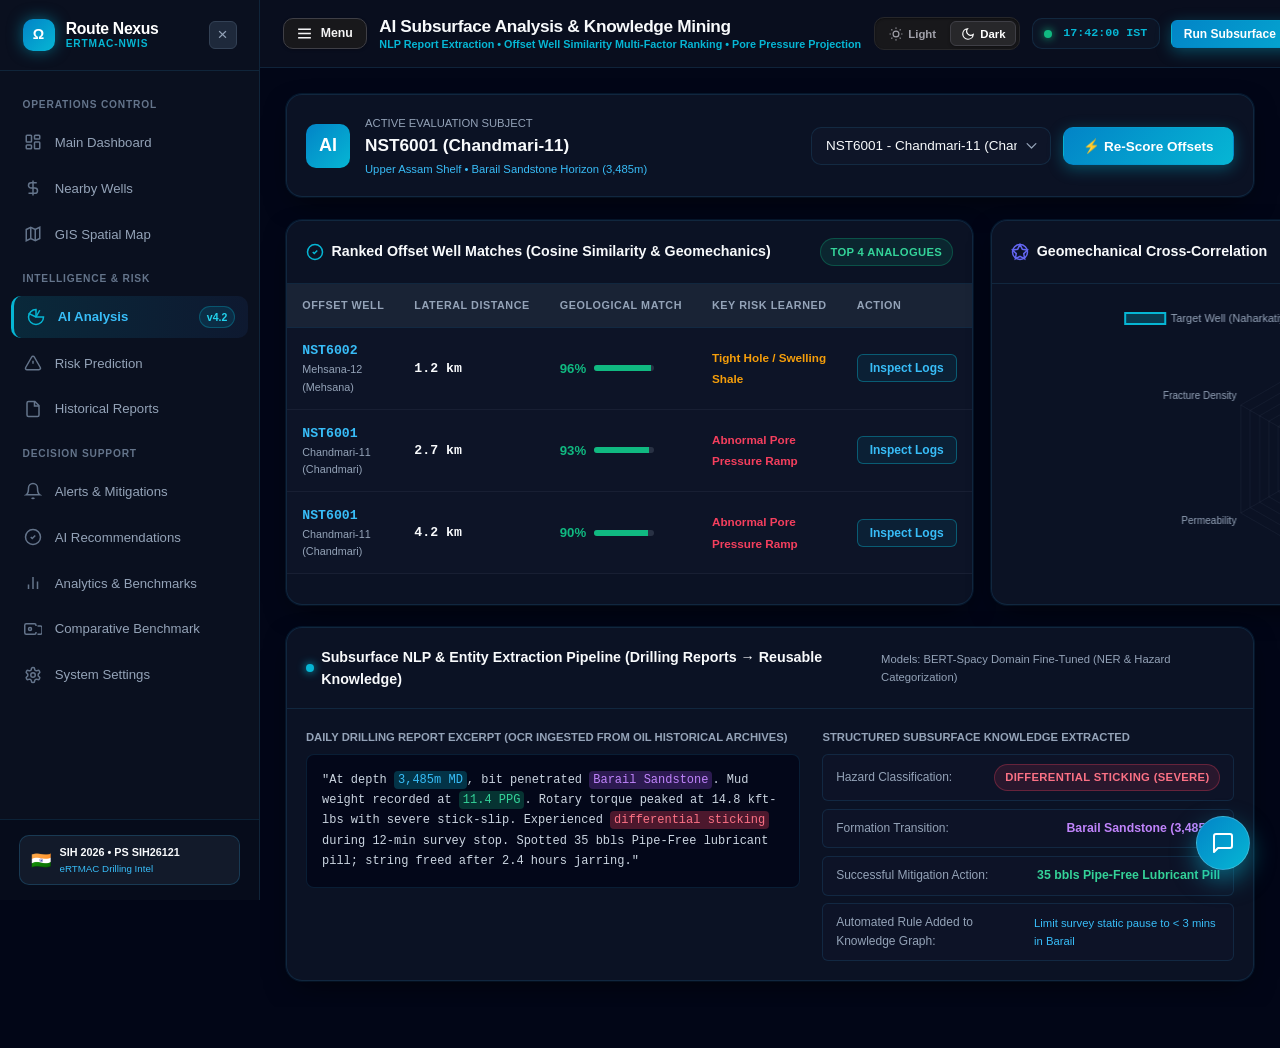
<file: ai-analysis.html>
<!DOCTYPE html>
<html lang="en">
<head>
  <meta charset="UTF-8">
  <meta name="viewport" content="width=device-width, initial-scale=1.0">
  <title>AI Offset Well Analysis & Similarity Engine | eRTMAC-NWIS</title>
  <meta name="description" content="AI Subsurface Machine Learning Analysis, Lithology NLP, and Offset Similarity Matching.">
  <link rel="stylesheet" href="./css/style.css">
  <link rel="stylesheet" href="./css/animations.css">
  <link rel="stylesheet" href="./css/dashboard.css">
  <script>(function(){const t=localStorage.getItem('nexus_theme')||'dark';document.documentElement.setAttribute('data-theme',t);})();</script>
</head>
<body>

  <div class="app-container">

    <!-- Sidebar -->
    <aside class="sidebar">
      <div class="sidebar-header">
        <a href="index.html" class="sidebar-brand">
          <div class="brand-icon-box" style="width: 32px; height: 32px; font-size: 0.95rem;">Ω</div>
          <div class="brand-name" style="font-size: 1.05rem;">
            <span>Route Nexus</span>
            <span class="sub">eRTMAC-NWIS</span>
          </div>
        </a>
        <button class="sidebar-close-btn" id="sidebar-close-btn" title="Close Sidebar" aria-label="Close sidebar">&times;</button>
      </div>

      <div class="sidebar-menu">
        <div class="menu-category">Operations Control</div>
        <a href="dashboard.html" class="menu-item">
          <svg viewBox="0 0 24 24" fill="none" stroke="currentColor"><rect width="7" height="9" x="3" y="3" rx="1"/><rect width="7" height="5" x="14" y="3" rx="1"/><rect width="7" height="9" x="14" y="12" rx="1"/><rect width="7" height="5" x="3" y="16" rx="1"/></svg>
          <span>Main Dashboard</span>
        </a>
        <a href="wells.html" class="menu-item">
          <svg viewBox="0 0 24 24" fill="none" stroke="currentColor"><path d="M12 2v20M17 5H9.5a3.5 3.5 0 0 0 0 7h5a3.5 3.5 0 0 1 0 7H6"/></svg>
          <span>Nearby Wells</span>
        </a>
        <a href="map.html" class="menu-item">
          <svg viewBox="0 0 24 24" fill="none" stroke="currentColor"><polygon points="3 6 9 3 15 6 21 3 21 18 15 21 9 18 3 21"/><line x1="9" x2="9" y1="3" y2="18"/><line x1="15" x2="15" y1="6" y2="21"/></svg>
          <span>GIS Spatial Map</span>
        </a>

        <div class="menu-category">Intelligence & Risk</div>
        <a href="ai-analysis.html" class="menu-item active">
          <svg viewBox="0 0 24 24" fill="none" stroke="currentColor"><path d="M12 2a10 10 0 1 0 10 10H12V2z"/><path d="M12 12 2.1 7.1"/><path d="m12 12 5-9"/></svg>
          <span>AI Analysis</span>
          <span class="menu-badge badge-cyan">v4.2</span>
        </a>
        <a href="risk.html" class="menu-item">
          <svg viewBox="0 0 24 24" fill="none" stroke="currentColor"><path d="m21.73 18-8-14a2 2 0 0 0-3.48 0l-8 14A2 2 0 0 0 4 21h16a2 2 0 0 0 1.73-3Z"/><line x1="12" y1="9" x2="12" y2="13"/><line x1="12" y1="17" x2="12.01" y2="17"/></svg>
          <span>Risk Prediction</span>
        </a>
        <a href="reports.html" class="menu-item">
          <svg viewBox="0 0 24 24" fill="none" stroke="currentColor"><path d="M14.5 2H6a2 2 0 0 0-2 2v16a2 2 0 0 0 2 2h12a2 2 0 0 0 2-2V7.5L14.5 2z"/><polyline points="14 2 14 8 20 8"/></svg>
          <span>Historical Reports</span>
        </a>

        <div class="menu-category">Decision Support</div>
        <a href="alerts.html" class="menu-item">
          <svg viewBox="0 0 24 24" fill="none" stroke="currentColor"><path d="M18 8A6 6 0 0 0 6 8c0 7-3 9-3 9h18s-3-2-3-9"/><path d="M13.73 21a2 2 0 0 1-3.46 0"/></svg>
          <span>Alerts & Mitigations</span>
        </a>
        <a href="recommendations.html" class="menu-item">
          <svg viewBox="0 0 24 24" fill="none" stroke="currentColor"><circle cx="12" cy="12" r="10"/><path d="m9 12 2 2 4-4"/></svg>
          <span>AI Recommendations</span>
        </a>
        <a href="analytics.html" class="menu-item">
          <svg viewBox="0 0 24 24" fill="none" stroke="currentColor"><line x1="18" x2="18" y1="20" y2="10"/><line x1="12" x2="12" y1="20" y2="4"/><line x1="6" x2="6" y1="20" y2="14"/></svg>
          <span>Analytics & Benchmarks</span>
        </a>
        <a href="benchmark.html" class="menu-item">
          <svg viewBox="0 0 24 24" fill="none" stroke="currentColor"><path d="M16 16v1a2 2 0 0 1-2 2H3a2 2 0 0 1-2-2V7a2 2 0 0 1 2-2h11a2 2 0 0 1 2 2v1"/><path d="M18 8h4a2 2 0 0 1 2 2v7a2 2 0 0 1-2 2h-4"/><circle cx="8" cy="12" r="2"/></svg>
          <span>Comparative Benchmark</span>
        </a>
        <a href="settings.html" class="menu-item">
          <svg viewBox="0 0 24 24" fill="none" stroke="currentColor"><path d="M12.22 2h-.44a2 2 0 0 0-2 2v.18a2 2 0 0 1-1 1.73l-.43.25a2 2 0 0 1-2 0l-.15-.08a2 2 0 0 0-2.73.73l-.22.38a2 2 0 0 0 .73 2.73l.15.1a2 2 0 0 1 1 1.72v.51a2 2 0 0 1-1 1.74l-.15.09a2 2 0 0 0-.73 2.73l.22.38a2 2 0 0 0 2.73.73l.15-.08a2 2 0 0 1 2 0l.43.25a2 2 0 0 1 1 1.73V20a2 2 0 0 0 2 2h.44a2 2 0 0 0 2-2v-.18a2 2 0 0 1 1-1.73l.43-.25a2 2 0 0 1 2 0l.15.08a2 2 0 0 0 2.73-.73l.22-.39a2 2 0 0 0-.73-2.73l-.15-.08a2 2 0 0 1-1-1.74v-.5a2 2 0 0 1 1-1.74l.15-.09a2 2 0 0 0 .73-2.73l-.22-.38a2 2 0 0 0-2.73-.73l-.15.08a2 2 0 0 1-2 0l-.43-.25a2 2 0 0 1-1-1.73V4a2 2 0 0 0-2-2z"/><circle cx="12" cy="12" r="3"/></svg>
          <span>System Settings</span>
        </a>
      </div>

      <div class="sidebar-footer">
        <div class="sih-badge">
          <div style="font-size: 1.1rem;">🇮🇳</div>
          <div>
            <div style="font-size: 0.72rem; font-weight: 700; color: #f8fafc;">SIH 2026 • PS SIH26121</div>
            <div style="font-size: 0.65rem; color: #38bdf8;">eRTMAC Drilling Intel</div>
          </div>
        </div>
      </div>
    </aside>

    <!-- Main Wrapper -->
    <div class="main-wrapper">
      <header class="topbar">
        <div class="topbar-left">
          <button class="sidebar-menu-btn" id="sidebar-toggle" title="Open / Close Navigation Menu" aria-label="Toggle Navigation Menu">
            <svg viewBox="0 0 24 24" fill="none" stroke="currentColor">
              <line x1="3" y1="6" x2="21" y2="6"/>
              <line x1="3" y1="12" x2="21" y2="12"/>
              <line x1="3" y1="18" x2="21" y2="18"/>
            </svg>
            <span>Menu</span>
          </button>
          <div class="page-title-box">
            <h1>AI Subsurface Analysis & Knowledge Mining</h1>
            <p>NLP Report Extraction • Offset Well Similarity Multi-Factor Ranking • Pore Pressure Projection</p>
          </div>
        </div>
        <div class="topbar-right">
          <!-- Theme Switcher: Light & Dark Mode Buttons -->
          <div class="theme-switch-group" role="group" aria-label="Theme mode selection">
            <button class="theme-switch-btn" id="btn-theme-light" onclick="NexusApp.setTheme('light')" title="Switch to Light Mode" aria-label="Light Mode">
              <svg viewBox="0 0 24 24" fill="none" stroke="currentColor" stroke-width="2">
                <circle cx="12" cy="12" r="5"/>
                <line x1="12" y1="1" x2="12" y2="3"/>
                <line x1="12" y1="21" x2="12" y2="23"/>
                <line x1="4.22" y1="4.22" x2="5.64" y2="5.64"/>
                <line x1="18.36" y1="18.36" x2="19.78" y2="19.78"/>
                <line x1="1" y1="12" x2="3" y2="12"/>
                <line x1="21" y1="12" x2="23" y2="12"/>
                <line x1="4.22" y1="19.78" x2="5.64" y2="18.36"/>
                <line x1="18.36" y1="5.64" x2="19.78" y2="4.22"/>
              </svg>
              <span>Light</span>
            </button>
            <button class="theme-switch-btn active" id="btn-theme-dark" onclick="NexusApp.setTheme('dark')" title="Switch to Dark Mode" aria-label="Dark Mode">
              <svg viewBox="0 0 24 24" fill="none" stroke="currentColor" stroke-width="2">
                <path d="M21 12.79A9 9 0 1 1 11.21 3 7 7 0 0 0 21 12.79z"/>
              </svg>
              <span>Dark</span>
            </button>
          </div>

          <div class="rig-clock-box">
            <span class="pulse-dot emerald"></span>
            <span class="time" id="ist-clock">17:42:00 IST</span>
          </div>
          <button class="btn btn-primary btn-sm" id="run-nlp-batch-btn">Run Subsurface NLP Pipeline</button>
        </div>
      </header>

      <main class="content-area">

        <!-- Well Selection & AI Model Header -->
        <div class="glass-panel" style="padding: 1.25rem; margin-bottom: 1.5rem; display: flex; justify-content: space-between; align-items: center; flex-wrap: wrap; gap: 1rem;">
          <div style="display: flex; align-items: center; gap: 1rem;">
            <div style="width: 44px; height: 44px; border-radius: 10px; background: linear-gradient(135deg, #0284c7, #06b6d4); display: flex; align-items: center; justify-content: center; font-size: 1.2rem; color: white; font-weight: 800;">
              AI
            </div>
            <div>
              <div style="font-size: 0.75rem; color: #94a3b8; text-transform: uppercase;">Active Evaluation Subject</div>
              <div style="font-size: 1.15rem; font-weight: 800; color: #f8fafc;" id="active-eval-well-title">NST-6001 (Naharkatiya-601)</div>
              <div style="font-size: 0.75rem; color: #38bdf8;">Upper Assam Shelf • Barail Sandstone Horizon (3,485m)</div>
            </div>
          </div>

          <div style="display: flex; gap: 0.75rem;">
            <select class="input-control" id="ai-well-dropdown" style="width: 240px;">
              <!-- Dynamically populated -->
            </select>
            <button class="btn btn-primary" id="recompute-similarity-btn">⚡ Re-Score Offsets</button>
          </div>
        </div>

        <!-- Top Analysis Grid: Similarity Ranking & Radar Comparison -->
        <div class="grid-2col">
          <!-- Left: Offset Well Similarity Ranking Matrix -->
          <div class="glass-panel" style="display: flex; flex-direction: column;">
            <div class="panel-header">
              <div class="panel-title">
                <svg width="18" height="18" viewBox="0 0 24 24" fill="none" stroke="#06b6d4" stroke-width="2"><path d="m9 12 2 2 4-4"/><circle cx="12" cy="12" r="10"/></svg>
                <span>Ranked Offset Well Matches (Cosine Similarity & Geomechanics)</span>
              </div>
              <span class="badge badge-emerald">Top 4 Analogues</span>
            </div>

            <div class="panel-body" style="padding: 0;">
              <div class="data-table-container" style="border: none; border-radius: 0;">
                <table class="data-table">
                  <thead>
                    <tr>
                      <th>Offset Well</th>
                      <th>Lateral Distance</th>
                      <th>Geological Match</th>
                      <th>Key Risk Learned</th>
                      <th>Action</th>
                    </tr>
                  </thead>
                  <tbody id="similarity-matches-tbody">
                    <!-- Dynamic -->
                  </tbody>
                </table>
              </div>
            </div>
          </div>

          <!-- Right: Lithology Radar Chart -->
          <div class="glass-panel" style="display: flex; flex-direction: column;">
            <div class="panel-header">
              <div class="panel-title">
                <svg width="18" height="18" viewBox="0 0 24 24" fill="none" stroke="#6366f1" stroke-width="2"><circle cx="12" cy="12" r="10"/><polygon points="12 2 15.09 8.26 22 9.27 17 14.14 18.18 21.02 12 17.77 5.82 21.02 7 14.14 2 9.27 8.91 8.26 12 2"/></svg>
                <span>Geomechanical Cross-Correlation</span>
              </div>
              <span class="badge badge-purple">Target vs Offset NST-6001</span>
            </div>
            <div class="panel-body" style="height: 320px; position: relative;">
              <canvas id="lithology-radar-chart"></canvas>
            </div>
          </div>
        </div>

        <!-- NLP Unstructured Text Extraction Pipeline (PPT Slide 3 & 6) -->
        <div class="glass-panel" style="margin-top: 1.5rem;">
          <div class="panel-header">
            <div class="panel-title">
              <span class="pulse-dot cyan"></span>
              <span>Subsurface NLP & Entity Extraction Pipeline (Drilling Reports → Reusable Knowledge)</span>
            </div>
            <div style="font-size: 0.75rem; color: #94a3b8;">Models: BERT-Spacy Domain Fine-Tuned (NER & Hazard Categorization)</div>
          </div>

          <div class="panel-body">
            <div style="display: grid; grid-template-columns: 1.2fr 1fr; gap: 1.5rem;">
              <!-- Raw Text with Highlighting -->
              <div>
                <div style="font-size: 0.75rem; font-weight: 700; color: #94a3b8; text-transform: uppercase; margin-bottom: 0.5rem;">
                  Daily Drilling Report Excerpt (OCR Ingested from OIL Historical Archives)
                </div>
                <div style="background: rgba(2, 6, 23, 0.8); border: 1px solid var(--border-color); border-radius: 8px; padding: 1rem; font-family: var(--font-mono); font-size: 0.8rem; line-height: 1.7; color: #cbd5e1;">
                  "At depth <span style="background: rgba(6, 182, 212, 0.25); color: #38bdf8; padding: 2px 4px; border-radius: 4px;">3,485m MD</span>, bit penetrated <span style="background: rgba(168, 85, 247, 0.25); color: #c084fc; padding: 2px 4px; border-radius: 4px;">Barail Sandstone</span>. Mud weight recorded at <span style="background: rgba(16, 185, 129, 0.25); color: #34d399; padding: 2px 4px; border-radius: 4px;">11.4 PPG</span>. Rotary torque peaked at 14.8 kft-lbs with severe stick-slip. Experienced <span style="background: rgba(244, 63, 94, 0.3); color: #fb7185; padding: 2px 4px; border-radius: 4px;">differential sticking</span> during 12-min survey stop. Spotted 35 bbls Pipe-Free lubricant pill; string freed after 2.4 hours jarring."
                </div>
              </div>

              <!-- Extracted Entities -->
              <div>
                <div style="font-size: 0.75rem; font-weight: 700; color: #94a3b8; text-transform: uppercase; margin-bottom: 0.5rem;">
                  Structured Subsurface Knowledge Extracted
                </div>
                <div style="display: flex; flex-direction: column; gap: 0.5rem;">
                  <div style="background: rgba(15, 23, 42, 0.6); border: 1px solid var(--border-color); border-radius: 6px; padding: 0.6rem 0.85rem; display: flex; justify-content: space-between; align-items: center;">
                    <span style="font-size: 0.8rem; color: #94a3b8;">Hazard Classification:</span>
                    <span class="badge badge-rose">Differential Sticking (Severe)</span>
                  </div>
                  <div style="background: rgba(15, 23, 42, 0.6); border: 1px solid var(--border-color); border-radius: 6px; padding: 0.6rem 0.85rem; display: flex; justify-content: space-between; align-items: center;">
                    <span style="font-size: 0.8rem; color: #94a3b8;">Formation Transition:</span>
                    <span style="font-weight: 700; color: #c084fc; font-size: 0.82rem;">Barail Sandstone (3,485m)</span>
                  </div>
                  <div style="background: rgba(15, 23, 42, 0.6); border: 1px solid var(--border-color); border-radius: 6px; padding: 0.6rem 0.85rem; display: flex; justify-content: space-between; align-items: center;">
                    <span style="font-size: 0.8rem; color: #94a3b8;">Successful Mitigation Action:</span>
                    <span style="font-weight: 600; color: #34d399; font-size: 0.82rem;">35 bbls Pipe-Free Lubricant Pill</span>
                  </div>
                  <div style="background: rgba(15, 23, 42, 0.6); border: 1px solid var(--border-color); border-radius: 6px; padding: 0.6rem 0.85rem; display: flex; justify-content: space-between; align-items: center;">
                    <span style="font-size: 0.8rem; color: #94a3b8;">Automated Rule Added to Knowledge Graph:</span>
                    <span style="font-size: 0.75rem; color: #38bdf8;">Limit survey static pause to &lt; 3 mins in Barail</span>
                  </div>
                </div>
              </div>
            </div>
          </div>
        </div>

      </main>
    </div>
  </div>

  <!-- Scripts -->
  <script src="./js/chart.min.js"></script>
  <script src="./js/mockdata.js"></script>
  <script src="./js/charts.js"></script>
  <script src="./js/app.js"></script>
  <script src="./js/chatbot.js"></script>

  <script>
    document.addEventListener('DOMContentLoaded', () => {
      const wells = window.NexusData.wells;
      const wellDropdown = document.getElementById('ai-well-dropdown');
      const tableBody = document.getElementById('similarity-matches-tbody');

      wellDropdown.innerHTML = wells.map(w => `
        <option value="${w.id}">${w.id} - ${w.name} (${w.field})</option>
      `).join('');

      // Initialize Radar Chart
      NexusCharts.initLithologyRadarChart('lithology-radar-chart');

      function updateMatches(wellId) {
        const well = window.NexusData.getWellById(wellId);
        document.getElementById('active-eval-well-title').textContent = `${well.id} (${well.name})`;

        const candidates = well.offsetWells.map((owId, idx) => {
          const cand = window.NexusData.getWellById(owId);
          return {
            id: cand.id,
            name: cand.name,
            field: cand.field,
            dist: (1.2 + idx * 1.5).toFixed(1),
            matchScore: 96 - (idx * 3),
            risk: cand.primaryRisk,
            riskColor: cand.riskColor
          };
        });

        tableBody.innerHTML = candidates.map(c => `
          <tr>
            <td>
              <div style="font-weight: 700; color: #38bdf8; font-family: var(--font-mono);">${c.id}</div>
              <div style="font-size: 0.72rem; color: #94a3b8;">${c.name} (${c.field})</div>
            </td>
            <td style="font-family: var(--font-mono); font-weight: 600;">${c.dist} km</td>
            <td>
              <div style="display: flex; align-items: center; gap: 0.5rem;">
                <span style="font-weight: 700; color: #10b981;">${c.matchScore}%</span>
                <div style="width: 60px; height: 6px; background: rgba(148, 163, 184, 0.2); border-radius: 3px; overflow: hidden;">
                  <div style="width: ${c.matchScore}%; height: 100%; background: #10b981;"></div>
                </div>
              </div>
            </td>
            <td>
              <span style="font-size: 0.78rem; font-weight: 600; color: ${c.riskColor};">${c.risk}</span>
            </td>
            <td>
              <button class="btn btn-outline-cyan btn-sm" onclick="NexusApp.openWellDetail('${c.id}')">Inspect Logs</button>
            </td>
          </tr>
        `).join('');
      }

      wellDropdown.addEventListener('change', (e) => {
        updateMatches(e.target.value);
      });

      document.getElementById('recompute-similarity-btn').addEventListener('click', () => {
        NexusApp.playSound('click');
        NexusApp.showToast('Re-evaluated multi-variable offset similarity index across 100 wells.', 'success');
      });

      document.getElementById('run-nlp-batch-btn').addEventListener('click', () => {
        NexusApp.playSound('success');
        NexusApp.showToast('NLP ingestion completed: 30 drilling reports scanned, 142 geomechanical entities extracted.', 'success');
      });

      updateMatches(wells[0].id);
    });
  </script>
</body>
</html>
</file>
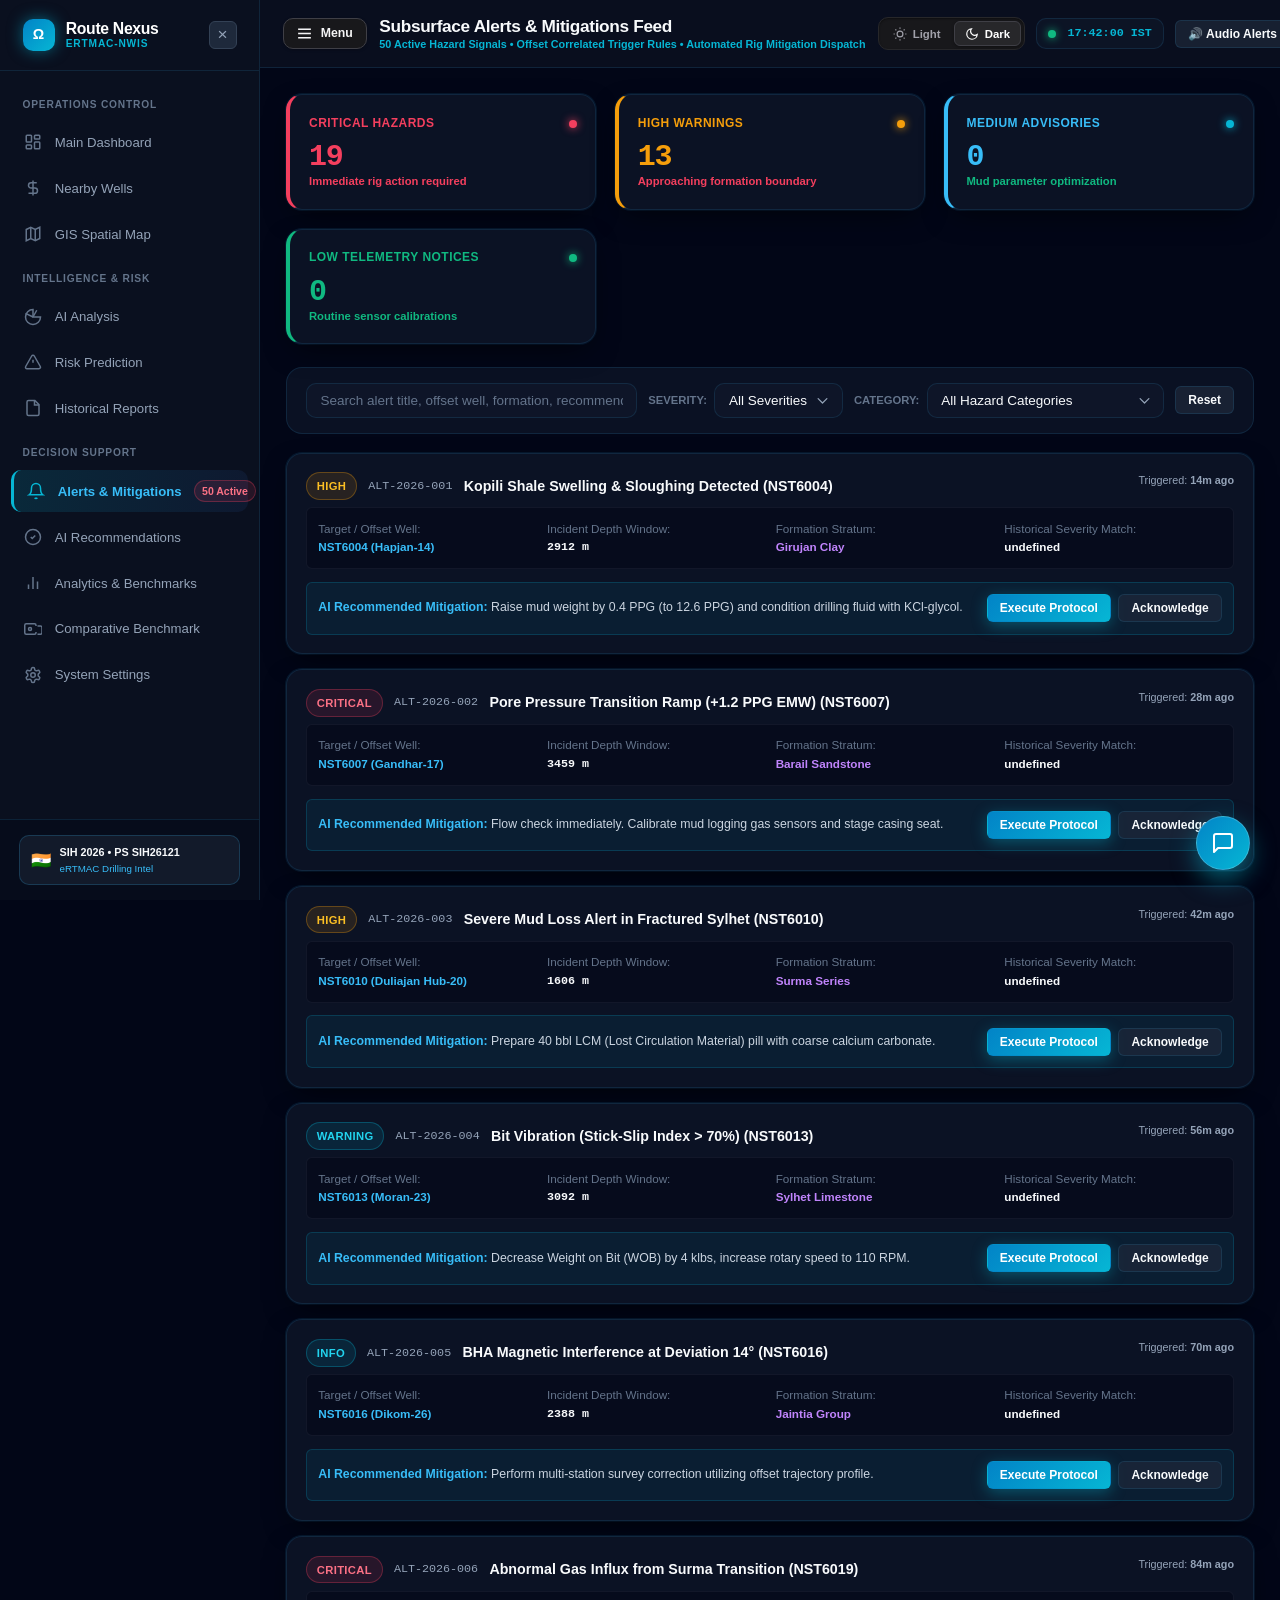
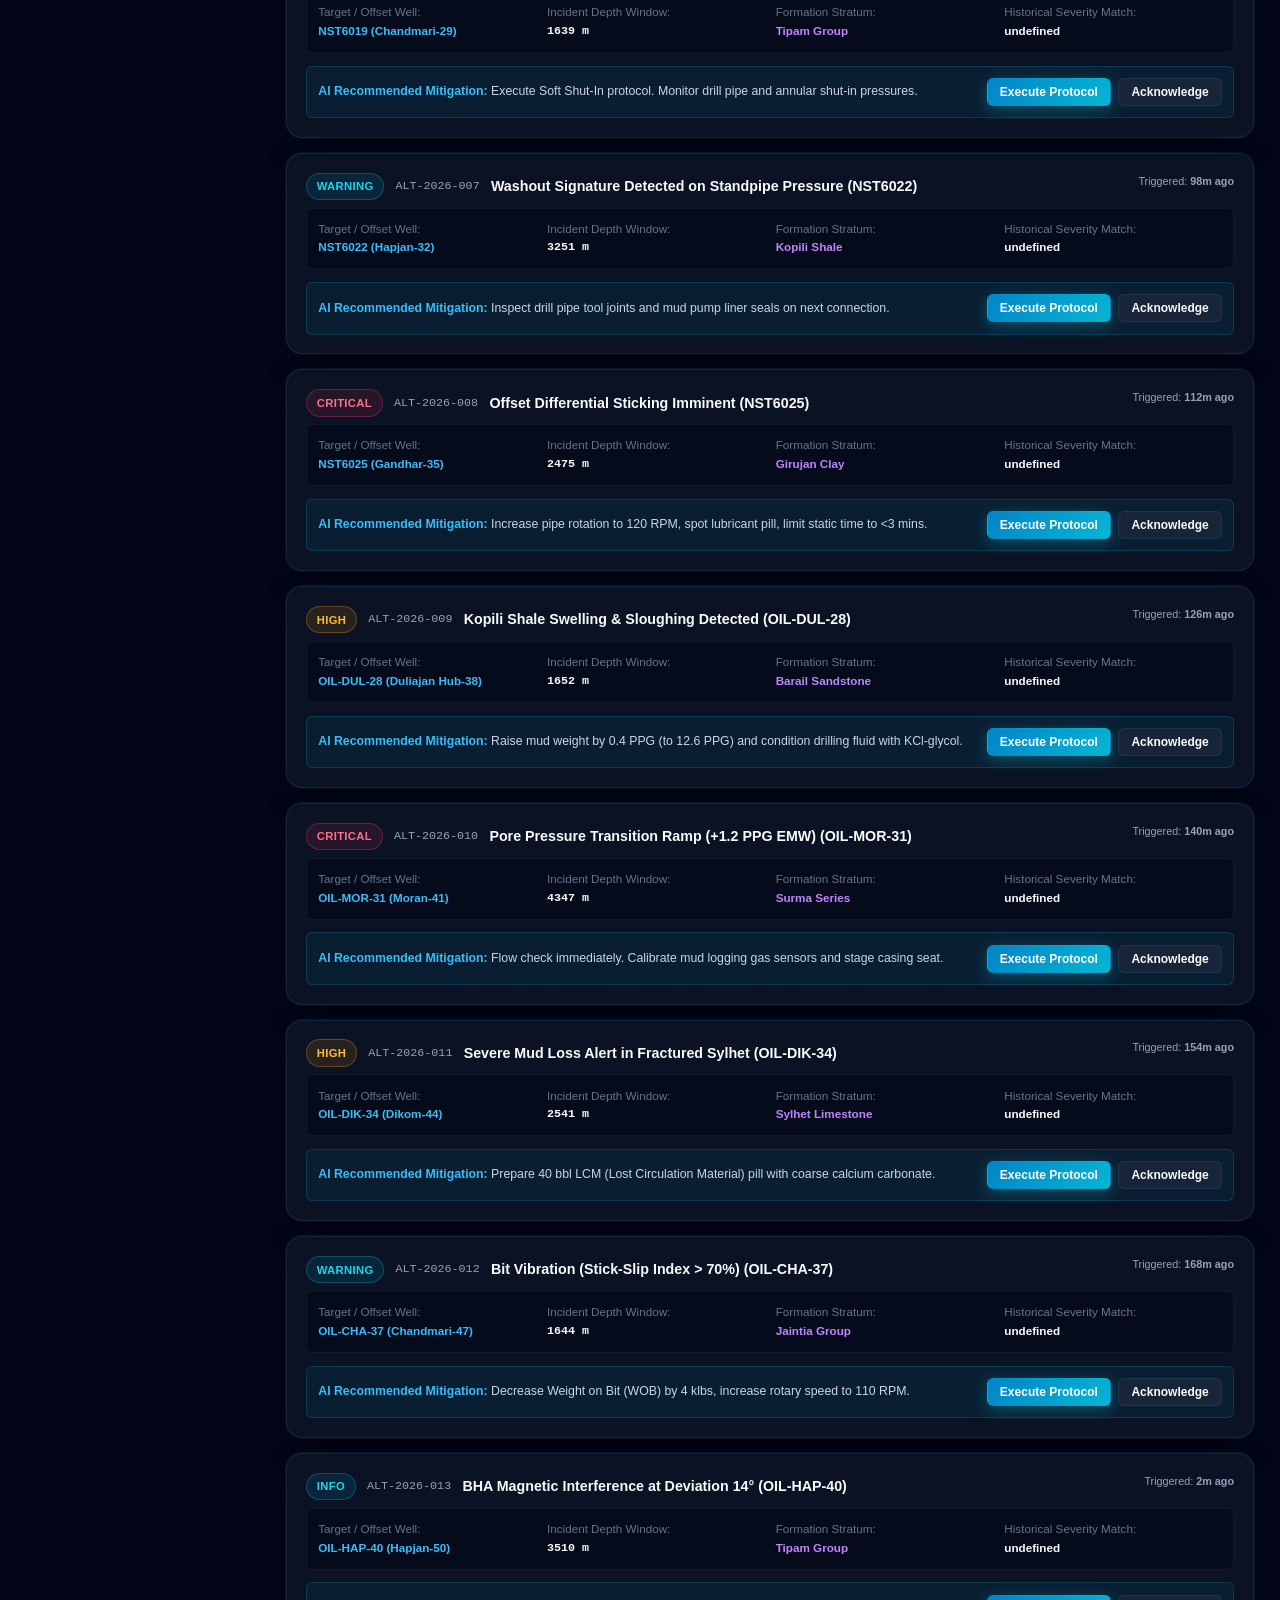
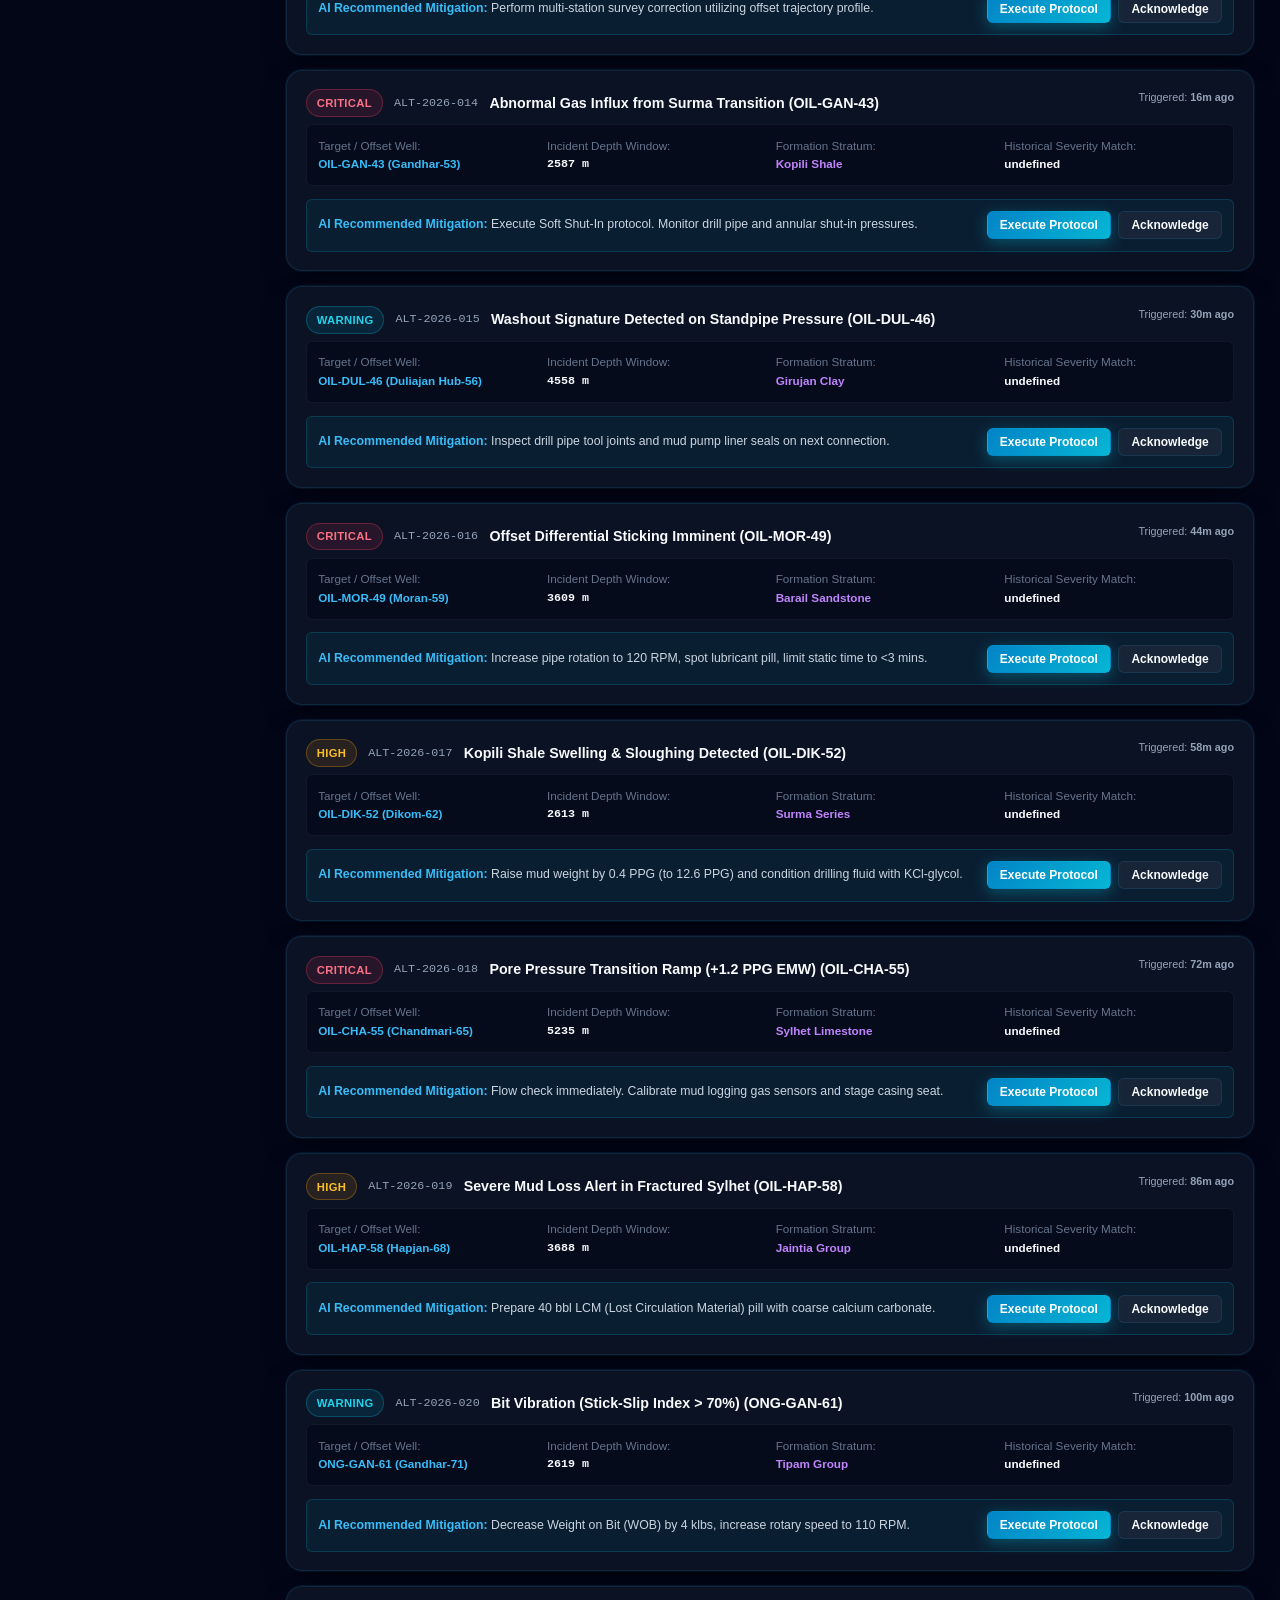
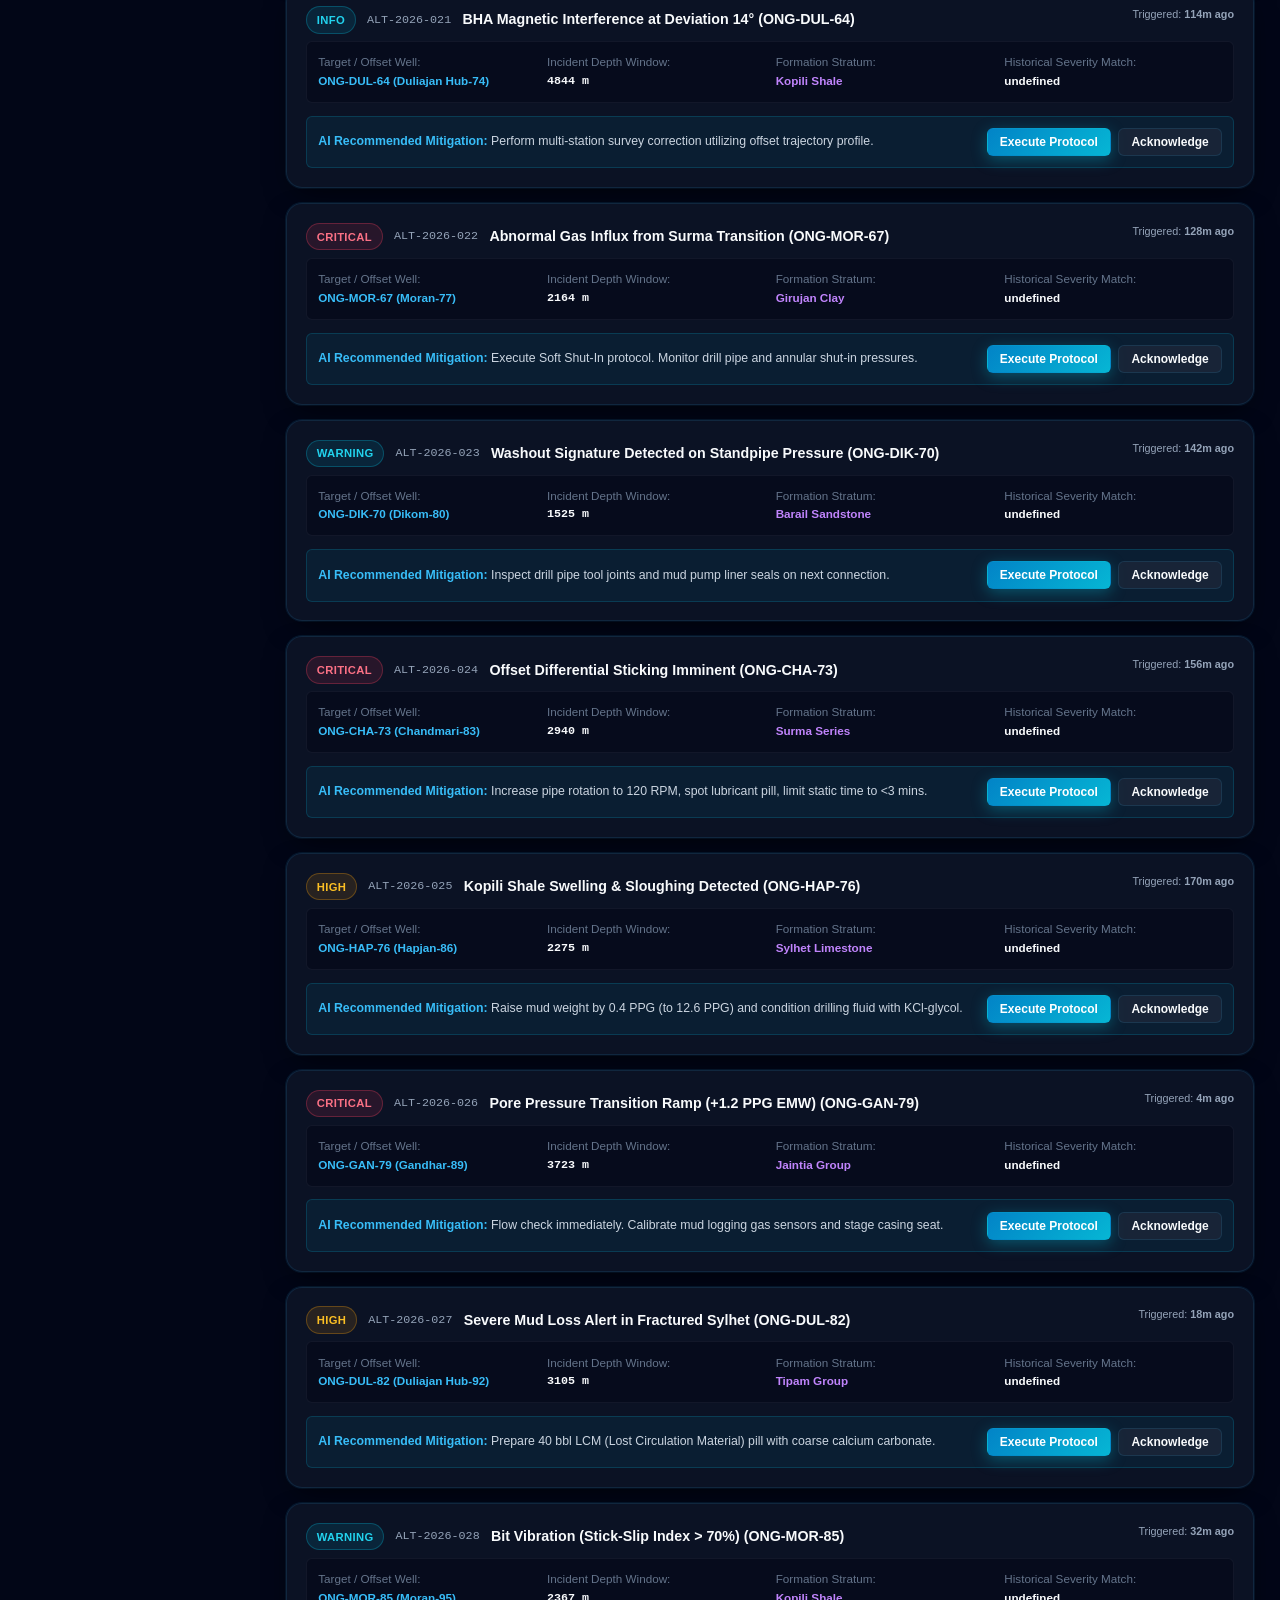
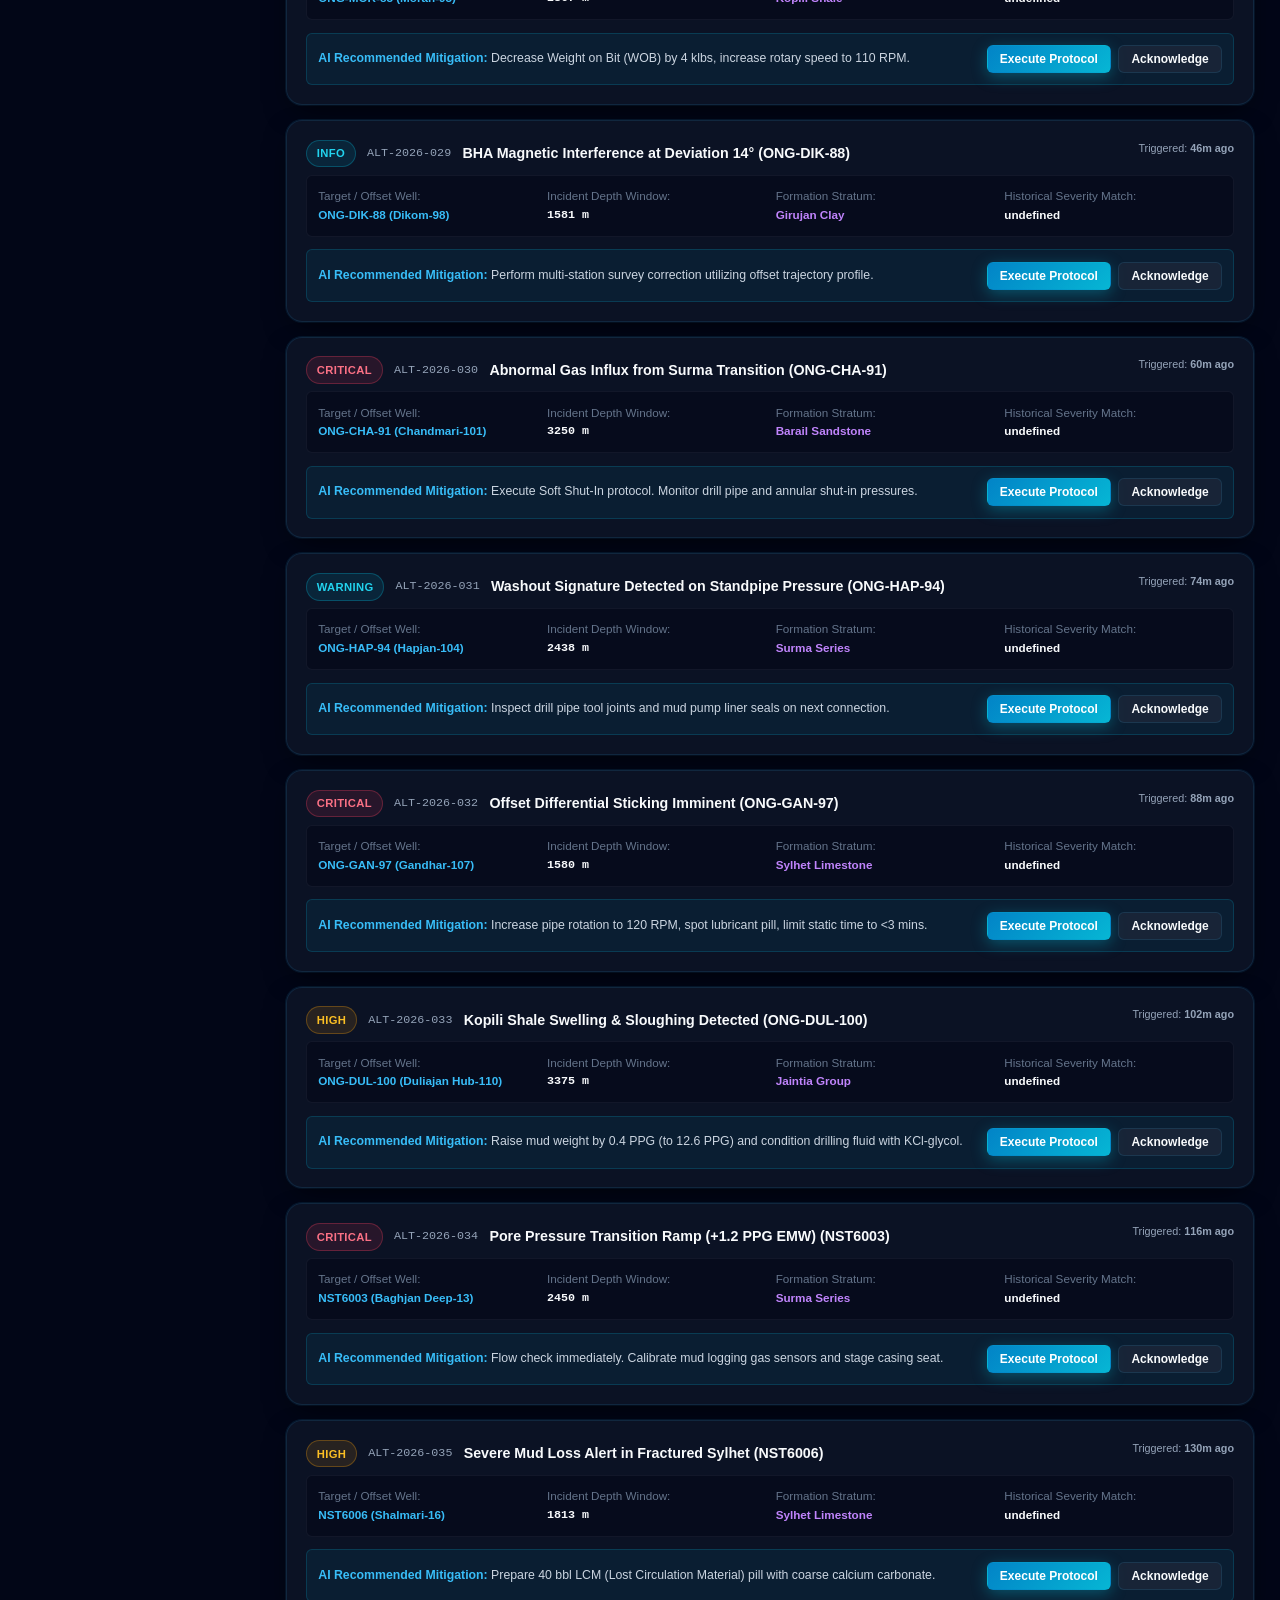
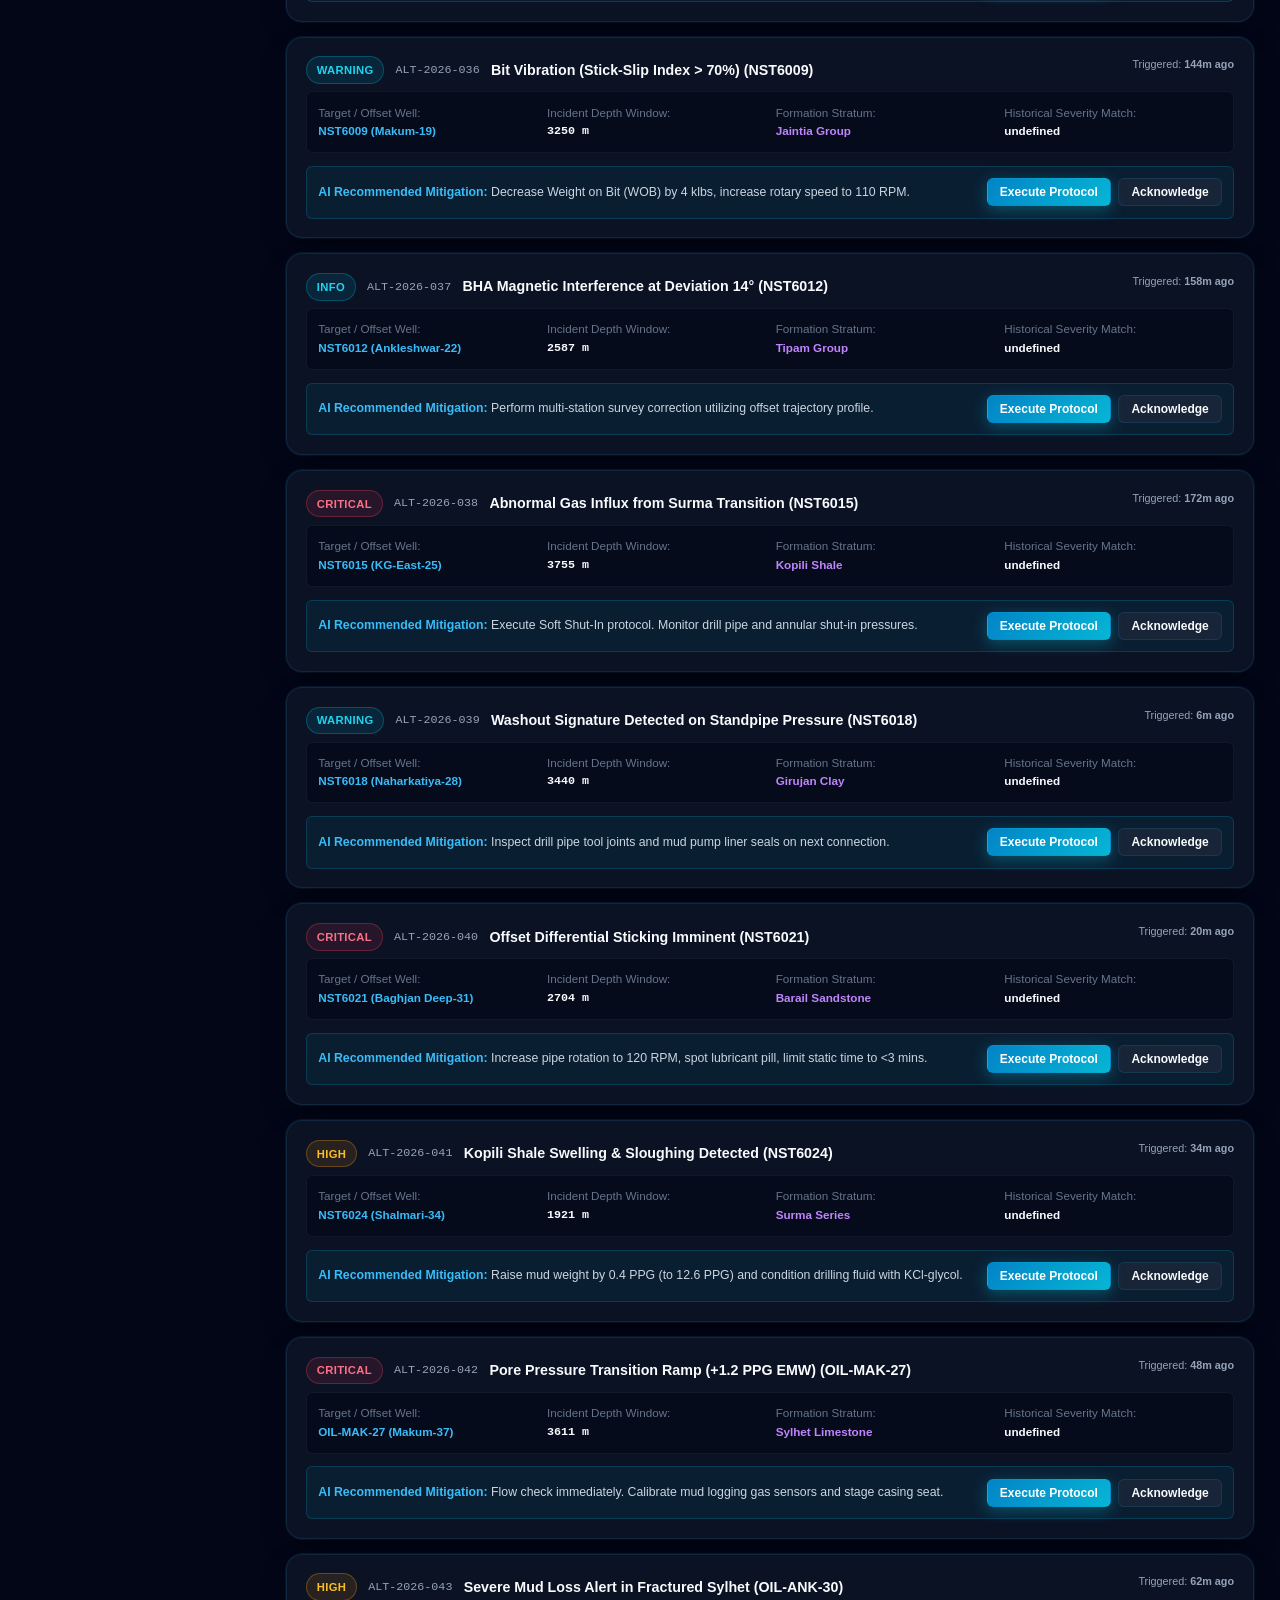
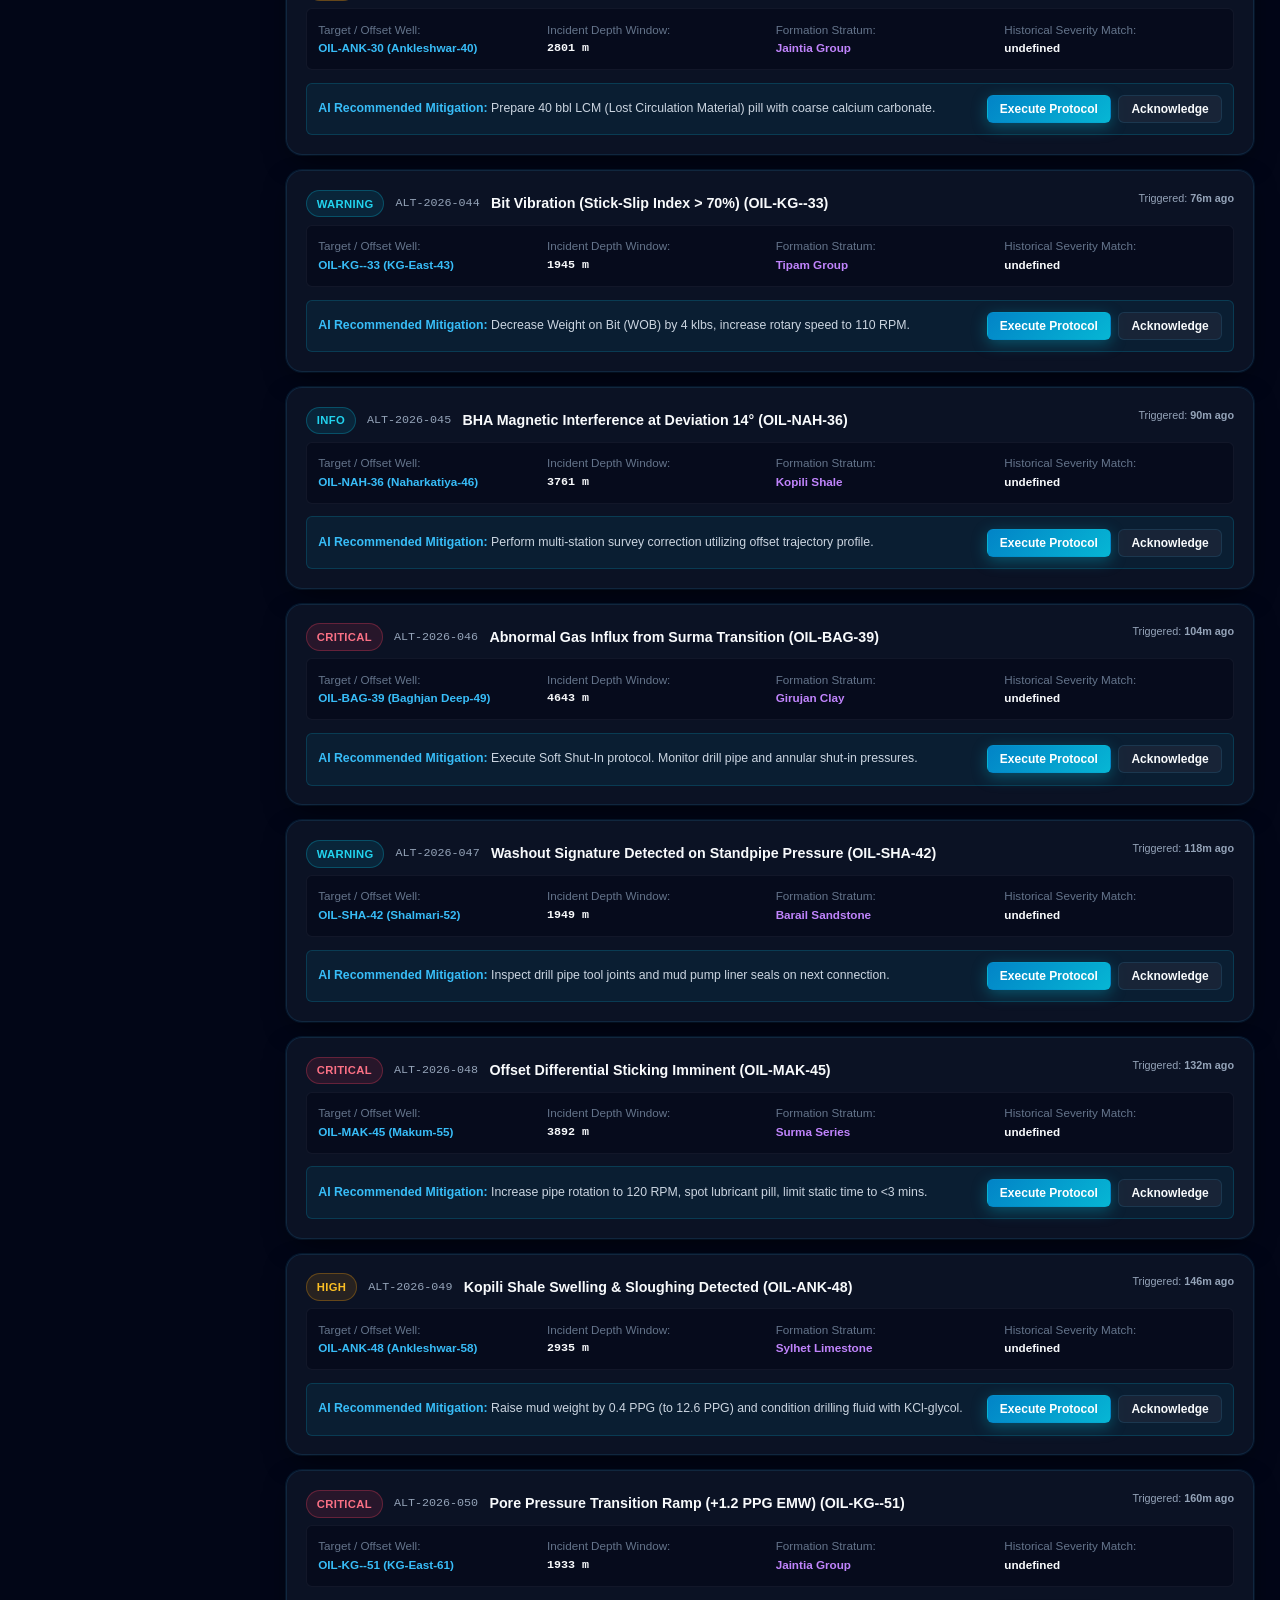
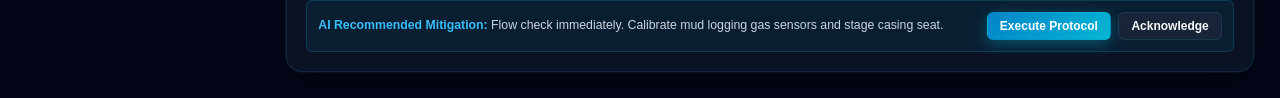
<file: alerts.html>
<!DOCTYPE html>
<html lang="en">
<head>
  <meta charset="UTF-8">
  <meta name="viewport" content="width=device-width, initial-scale=1.0">
  <title>Real-Time Offset Alerts & Mitigations (50 Alerts) | eRTMAC-NWIS</title>
  <meta name="description" content="Subsurface Offset Early Warning & Incident Response Deck (SIH26121).">
  <link rel="stylesheet" href="./css/style.css">
  <link rel="stylesheet" href="./css/animations.css">
  <link rel="stylesheet" href="./css/dashboard.css">
  <script>(function(){const t=localStorage.getItem('nexus_theme')||'dark';document.documentElement.setAttribute('data-theme',t);})();</script>
</head>
<body>

  <div class="app-container">

    <!-- Sidebar -->
    <aside class="sidebar">
      <div class="sidebar-header">
        <a href="index.html" class="sidebar-brand">
          <div class="brand-icon-box" style="width: 32px; height: 32px; font-size: 0.95rem;">Ω</div>
          <div class="brand-name" style="font-size: 1.05rem;">
            <span>Route Nexus</span>
            <span class="sub">eRTMAC-NWIS</span>
          </div>
        </a>
        <button class="sidebar-close-btn" id="sidebar-close-btn" title="Close Sidebar" aria-label="Close sidebar">&times;</button>
      </div>

      <div class="sidebar-menu">
        <div class="menu-category">Operations Control</div>
        <a href="dashboard.html" class="menu-item">
          <svg viewBox="0 0 24 24" fill="none" stroke="currentColor"><rect width="7" height="9" x="3" y="3" rx="1"/><rect width="7" height="5" x="14" y="3" rx="1"/><rect width="7" height="9" x="14" y="12" rx="1"/><rect width="7" height="5" x="3" y="16" rx="1"/></svg>
          <span>Main Dashboard</span>
        </a>
        <a href="wells.html" class="menu-item">
          <svg viewBox="0 0 24 24" fill="none" stroke="currentColor"><path d="M12 2v20M17 5H9.5a3.5 3.5 0 0 0 0 7h5a3.5 3.5 0 0 1 0 7H6"/></svg>
          <span>Nearby Wells</span>
        </a>
        <a href="map.html" class="menu-item">
          <svg viewBox="0 0 24 24" fill="none" stroke="currentColor"><polygon points="3 6 9 3 15 6 21 3 21 18 15 21 9 18 3 21"/><line x1="9" x2="9" y1="3" y2="18"/><line x1="15" x2="15" y1="6" y2="21"/></svg>
          <span>GIS Spatial Map</span>
        </a>

        <div class="menu-category">Intelligence & Risk</div>
        <a href="ai-analysis.html" class="menu-item">
          <svg viewBox="0 0 24 24" fill="none" stroke="currentColor"><path d="M12 2a10 10 0 1 0 10 10H12V2z"/><path d="M12 12 2.1 7.1"/><path d="m12 12 5-9"/></svg>
          <span>AI Analysis</span>
        </a>
        <a href="risk.html" class="menu-item">
          <svg viewBox="0 0 24 24" fill="none" stroke="currentColor"><path d="m21.73 18-8-14a2 2 0 0 0-3.48 0l-8 14A2 2 0 0 0 4 21h16a2 2 0 0 0 1.73-3Z"/><line x1="12" y1="9" x2="12" y2="13"/><line x1="12" y1="17" x2="12.01" y2="17"/></svg>
          <span>Risk Prediction</span>
        </a>
        <a href="reports.html" class="menu-item">
          <svg viewBox="0 0 24 24" fill="none" stroke="currentColor"><path d="M14.5 2H6a2 2 0 0 0-2 2v16a2 2 0 0 0 2 2h12a2 2 0 0 0 2-2V7.5L14.5 2z"/><polyline points="14 2 14 8 20 8"/></svg>
          <span>Historical Reports</span>
        </a>

        <div class="menu-category">Decision Support</div>
        <a href="alerts.html" class="menu-item active">
          <svg viewBox="0 0 24 24" fill="none" stroke="currentColor"><path d="M18 8A6 6 0 0 0 6 8c0 7-3 9-3 9h18s-3-2-3-9"/><path d="M13.73 21a2 2 0 0 1-3.46 0"/></svg>
          <span>Alerts & Mitigations</span>
          <span class="menu-badge badge-rose">50 Active</span>
        </a>
        <a href="recommendations.html" class="menu-item">
          <svg viewBox="0 0 24 24" fill="none" stroke="currentColor"><circle cx="12" cy="12" r="10"/><path d="m9 12 2 2 4-4"/></svg>
          <span>AI Recommendations</span>
        </a>
        <a href="analytics.html" class="menu-item">
          <svg viewBox="0 0 24 24" fill="none" stroke="currentColor"><line x1="18" x2="18" y1="20" y2="10"/><line x1="12" x2="12" y1="20" y2="4"/><line x1="6" x2="6" y1="20" y2="14"/></svg>
          <span>Analytics & Benchmarks</span>
        </a>
        <a href="benchmark.html" class="menu-item">
          <svg viewBox="0 0 24 24" fill="none" stroke="currentColor"><path d="M16 16v1a2 2 0 0 1-2 2H3a2 2 0 0 1-2-2V7a2 2 0 0 1 2-2h11a2 2 0 0 1 2 2v1"/><path d="M18 8h4a2 2 0 0 1 2 2v7a2 2 0 0 1-2 2h-4"/><circle cx="8" cy="12" r="2"/></svg>
          <span>Comparative Benchmark</span>
        </a>
        <a href="settings.html" class="menu-item">
          <svg viewBox="0 0 24 24" fill="none" stroke="currentColor"><path d="M12.22 2h-.44a2 2 0 0 0-2 2v.18a2 2 0 0 1-1 1.73l-.43.25a2 2 0 0 1-2 0l-.15-.08a2 2 0 0 0-2.73.73l-.22.38a2 2 0 0 0 .73 2.73l.15.1a2 2 0 0 1 1 1.72v.51a2 2 0 0 1-1 1.74l-.15.09a2 2 0 0 0-.73 2.73l.22.38a2 2 0 0 0 2.73.73l.15-.08a2 2 0 0 1 2 0l.43.25a2 2 0 0 1 1 1.73V20a2 2 0 0 0 2 2h.44a2 2 0 0 0 2-2v-.18a2 2 0 0 1 1-1.73l.43-.25a2 2 0 0 1 2 0l.15.08a2 2 0 0 0 2.73-.73l.22-.39a2 2 0 0 0-.73-2.73l-.15-.08a2 2 0 0 1-1-1.74v-.5a2 2 0 0 1 1-1.74l.15-.09a2 2 0 0 0 .73-2.73l-.22-.38a2 2 0 0 0-2.73-.73l-.15.08a2 2 0 0 1-2 0l-.43-.25a2 2 0 0 1-1-1.73V4a2 2 0 0 0-2-2z"/><circle cx="12" cy="12" r="3"/></svg>
          <span>System Settings</span>
        </a>
      </div>

      <div class="sidebar-footer">
        <div class="sih-badge">
          <div style="font-size: 1.1rem;">🇮🇳</div>
          <div>
            <div style="font-size: 0.72rem; font-weight: 700; color: #f8fafc;">SIH 2026 • PS SIH26121</div>
            <div style="font-size: 0.65rem; color: #38bdf8;">eRTMAC Drilling Intel</div>
          </div>
        </div>
      </div>
    </aside>

    <!-- Main Wrapper -->
    <div class="main-wrapper">
      <header class="topbar">
        <div class="topbar-left">
          <button class="sidebar-menu-btn" id="sidebar-toggle" title="Open / Close Navigation Menu" aria-label="Toggle Navigation Menu">
            <svg viewBox="0 0 24 24" fill="none" stroke="currentColor">
              <line x1="3" y1="6" x2="21" y2="6"/>
              <line x1="3" y1="12" x2="21" y2="12"/>
              <line x1="3" y1="18" x2="21" y2="18"/>
            </svg>
            <span>Menu</span>
          </button>
          <div class="page-title-box">
            <h1>Subsurface Alerts & Mitigations Feed</h1>
            <p>50 Active Hazard Signals • Offset Correlated Trigger Rules • Automated Rig Mitigation Dispatch</p>
          </div>
        </div>
        <div class="topbar-right">
          <!-- Theme Switcher: Light & Dark Mode Buttons -->
          <div class="theme-switch-group" role="group" aria-label="Theme mode selection">
            <button class="theme-switch-btn" id="btn-theme-light" onclick="NexusApp.setTheme('light')" title="Switch to Light Mode" aria-label="Light Mode">
              <svg viewBox="0 0 24 24" fill="none" stroke="currentColor" stroke-width="2">
                <circle cx="12" cy="12" r="5"/>
                <line x1="12" y1="1" x2="12" y2="3"/>
                <line x1="12" y1="21" x2="12" y2="23"/>
                <line x1="4.22" y1="4.22" x2="5.64" y2="5.64"/>
                <line x1="18.36" y1="18.36" x2="19.78" y2="19.78"/>
                <line x1="1" y1="12" x2="3" y2="12"/>
                <line x1="21" y1="12" x2="23" y2="12"/>
                <line x1="4.22" y1="19.78" x2="5.64" y2="18.36"/>
                <line x1="18.36" y1="5.64" x2="19.78" y2="4.22"/>
              </svg>
              <span>Light</span>
            </button>
            <button class="theme-switch-btn active" id="btn-theme-dark" onclick="NexusApp.setTheme('dark')" title="Switch to Dark Mode" aria-label="Dark Mode">
              <svg viewBox="0 0 24 24" fill="none" stroke="currentColor" stroke-width="2">
                <path d="M21 12.79A9 9 0 1 1 11.21 3 7 7 0 0 0 21 12.79z"/>
              </svg>
              <span>Dark</span>
            </button>
          </div>

          <div class="rig-clock-box">
            <span class="pulse-dot emerald"></span>
            <span class="time" id="ist-clock">17:42:00 IST</span>
          </div>
          <button class="btn btn-secondary btn-sm" id="toggle-sound-btn" onclick="NexusApp.toggleSound()">🔊 Audio Alerts</button>
          <button class="btn btn-outline-cyan btn-sm" onclick="NexusApp.exportReportMock('pdf')">Export Incident Log</button>
        </div>
      </header>

      <main class="content-area">

        <!-- Severity Summary Cards -->
        <div class="metrics-grid">
          <div class="glass-panel metric-card" style="border-left: 4px solid #f43f5e; cursor: pointer;" onclick="filterBySeverity('Critical')">
            <div class="metric-header">
              <span class="metric-title" style="color: #f43f5e;">CRITICAL HAZARDS</span>
              <span class="pulse-dot rose"></span>
            </div>
            <div class="metric-value" style="color: #f43f5e;" id="crit-count">6</div>
            <div class="metric-trend negative">Immediate rig action required</div>
          </div>

          <div class="glass-panel metric-card" style="border-left: 4px solid #f59e0b; cursor: pointer;" onclick="filterBySeverity('High')">
            <div class="metric-header">
              <span class="metric-title" style="color: #f59e0b;">HIGH WARNINGS</span>
              <span class="pulse-dot amber"></span>
            </div>
            <div class="metric-value" style="color: #f59e0b;" id="high-count">14</div>
            <div class="metric-trend negative">Approaching formation boundary</div>
          </div>

          <div class="glass-panel metric-card" style="border-left: 4px solid #38bdf8; cursor: pointer;" onclick="filterBySeverity('Medium')">
            <div class="metric-header">
              <span class="metric-title" style="color: #38bdf8;">MEDIUM ADVISORIES</span>
              <span class="pulse-dot cyan"></span>
            </div>
            <div class="metric-value" style="color: #38bdf8;" id="med-count">18</div>
            <div class="metric-trend positive">Mud parameter optimization</div>
          </div>

          <div class="glass-panel metric-card" style="border-left: 4px solid #10b981; cursor: pointer;" onclick="filterBySeverity('Low')">
            <div class="metric-header">
              <span class="metric-title" style="color: #10b981;">LOW TELEMETRY NOTICES</span>
              <span class="pulse-dot emerald"></span>
            </div>
            <div class="metric-value" style="color: #10b981;" id="low-count">12</div>
            <div class="metric-trend positive">Routine sensor calibrations</div>
          </div>
        </div>

        <!-- Filter Controls -->
        <div class="filter-bar">
          <div class="filter-group" style="flex: 1; min-width: 200px;">
            <input type="text" id="alert-search" class="input-control" placeholder="Search alert title, offset well, formation, recommended action...">
          </div>

          <div class="filter-group">
            <label>Severity:</label>
            <select id="severity-filter" class="input-control" style="width: auto;">
              <option value="ALL">All Severities</option>
              <option value="Critical">Critical</option>
              <option value="High">High</option>
              <option value="Medium">Medium</option>
              <option value="Low">Low</option>
            </select>
          </div>

          <div class="filter-group">
            <label>Category:</label>
            <select id="category-filter" class="input-control" style="width: auto;">
              <option value="ALL">All Hazard Categories</option>
              <option value="Stuck Pipe">Stuck Pipe</option>
              <option value="Loss of Circulation">Loss of Circulation</option>
              <option value="Gas Kick Warning">Gas Kick Warning</option>
              <option value="Tight Hole / Swelling Shale">Tight Hole / Swelling Shale</option>
              <option value="Bit Balling & Vibration">Bit Balling & Vibration</option>
              <option value="Abnormal Pore Pressure Ramp">Abnormal Pore Pressure Ramp</option>
            </select>
          </div>

          <button class="btn btn-secondary btn-sm" id="alert-reset-btn">Reset</button>
        </div>

        <!-- Alerts Stream -->
        <div style="display: flex; flex-direction: column; gap: 1rem;" id="alerts-stream-container">
          <!-- Dynamically populated -->
        </div>

      </main>
    </div>
  </div>

  <!-- Scripts -->
  <script src="./js/mockdata.js"></script>
  <script src="./js/app.js"></script>
  <script src="./js/chatbot.js"></script>

  <script>
    document.addEventListener('DOMContentLoaded', () => {
      const alerts = window.NexusData.alerts;
      const container = document.getElementById('alerts-stream-container');
      const searchInput = document.getElementById('alert-search');
      const sevFilter = document.getElementById('severity-filter');
      const catFilter = document.getElementById('category-filter');
      const resetBtn = document.getElementById('alert-reset-btn');

      // Update counters
      document.getElementById('crit-count').textContent = alerts.filter(a => a.severity === 'Critical').length;
      document.getElementById('high-count').textContent = alerts.filter(a => a.severity === 'High').length;
      document.getElementById('med-count').textContent = alerts.filter(a => a.severity === 'Medium').length;
      document.getElementById('low-count').textContent = alerts.filter(a => a.severity === 'Low').length;

      function renderAlerts(data) {
        if (data.length === 0) {
          container.innerHTML = `
            <div class="glass-panel" style="padding: 3rem; text-align: center; color: #64748b;">
              No alerts match the selected criteria.
            </div>
          `;
          return;
        }

        container.innerHTML = data.map(a => `
          <div class="glass-panel" style="padding: 1.25rem; border-left: 4px solid ${a.color};">
            <div style="display: flex; justify-content: space-between; align-items: flex-start; margin-bottom: 0.5rem; flex-wrap: wrap; gap: 0.5rem;">
              <div style="display: flex; align-items: center; gap: 0.75rem;">
                <span class="badge ${a.severity === 'Critical' ? 'badge-rose' : (a.severity === 'High' ? 'badge-amber' : 'badge-cyan')}">
                  ${a.severity.toUpperCase()}
                </span>
                <span style="font-size: 0.78rem; font-family: var(--font-mono); color: #94a3b8;">${a.id}</span>
                <span style="font-weight: 700; color: #f8fafc; font-size: 0.95rem;">${a.title}</span>
              </div>
              <div style="font-size: 0.72rem; color: #94a3b8;">
                Triggered: <strong>${a.timestamp}</strong>
              </div>
            </div>

            <!-- Parameters Grid -->
            <div style="display: grid; grid-template-columns: repeat(auto-fit, minmax(180px, 1fr)); gap: 0.75rem; background: rgba(2, 6, 23, 0.5); border: 1px solid var(--border-subtle); border-radius: 6px; padding: 0.75rem; margin-bottom: 0.85rem; font-size: 0.78rem;">
              <div>
                <span style="color: #64748b;">Target / Offset Well:</span>
                <div style="font-weight: 700; color: #38bdf8;">${a.wellId} (${a.wellName})</div>
              </div>
              <div>
                <span style="color: #64748b;">Incident Depth Window:</span>
                <div style="font-weight: 700; color: #f8fafc; font-family: var(--font-mono);">${a.depth}</div>
              </div>
              <div>
                <span style="color: #64748b;">Formation Stratum:</span>
                <div style="font-weight: 700; color: #c084fc;">${a.formation}</div>
              </div>
              <div>
                <span style="color: #64748b;">Historical Severity Match:</span>
                <div style="font-weight: 700; color: ${a.color};">${a.category}</div>
              </div>
            </div>

            <!-- Mitigation Recommendation -->
            <div style="background: rgba(6, 182, 212, 0.08); border: 1px solid rgba(6, 182, 212, 0.2); border-radius: 6px; padding: 0.75rem; display: flex; justify-content: space-between; align-items: center; flex-wrap: wrap; gap: 0.75rem;">
              <div style="font-size: 0.82rem; color: #cbd5e1; max-width: 75%;">
                <strong style="color: #38bdf8;">AI Recommended Mitigation:</strong> ${a.recommendedAction}
              </div>
              <div style="display: flex; gap: 0.5rem;">
                <button class="btn btn-primary btn-sm" onclick="dispatchMitigation('${a.id}')">Execute Protocol</button>
                <button class="btn btn-secondary btn-sm" onclick="acknowledgeAlert('${a.id}')">Acknowledge</button>
              </div>
            </div>
          </div>
        `).join('');
      }

      function filterAlerts() {
        const query = searchInput.value.toLowerCase().trim();
        const selectedSev = sevFilter.value;
        const selectedCat = catFilter.value;

        const filtered = alerts.filter(a => {
          const matchesQuery = !query ||
            a.id.toLowerCase().includes(query) ||
            a.title.toLowerCase().includes(query) ||
            a.wellId.toLowerCase().includes(query) ||
            a.formation.toLowerCase().includes(query) ||
            a.recommendedAction.toLowerCase().includes(query);

          const matchesSev = selectedSev === 'ALL' || a.severity === selectedSev;
          const matchesCat = selectedCat === 'ALL' || a.category === selectedCat;

          return matchesQuery && matchesSev && matchesCat;
        });

        renderAlerts(filtered);
      }

      window.filterBySeverity = function(sev) {
        sevFilter.value = sev;
        filterAlerts();
      };

      window.dispatchMitigation = function(id) {
        NexusApp.playSound('success');
        NexusApp.showToast(`Automated Rig Protocol dispatched for Alert ${id} to Driller Console.`, 'success');
      };

      window.acknowledgeAlert = function(id) {
        NexusApp.playSound('click');
        NexusApp.showToast(`Alert ${id} acknowledged by Dr. V. Barua. Logged to SIH26121 audit trail.`, 'info');
      };

      searchInput.addEventListener('input', filterAlerts);
      sevFilter.addEventListener('change', filterAlerts);
      catFilter.addEventListener('change', filterAlerts);
      resetBtn.addEventListener('click', () => {
        searchInput.value = '';
        sevFilter.value = 'ALL';
        catFilter.value = 'ALL';
        renderAlerts(alerts);
      });

      renderAlerts(alerts);
    });
  </script>
</body>
</html>
</file>
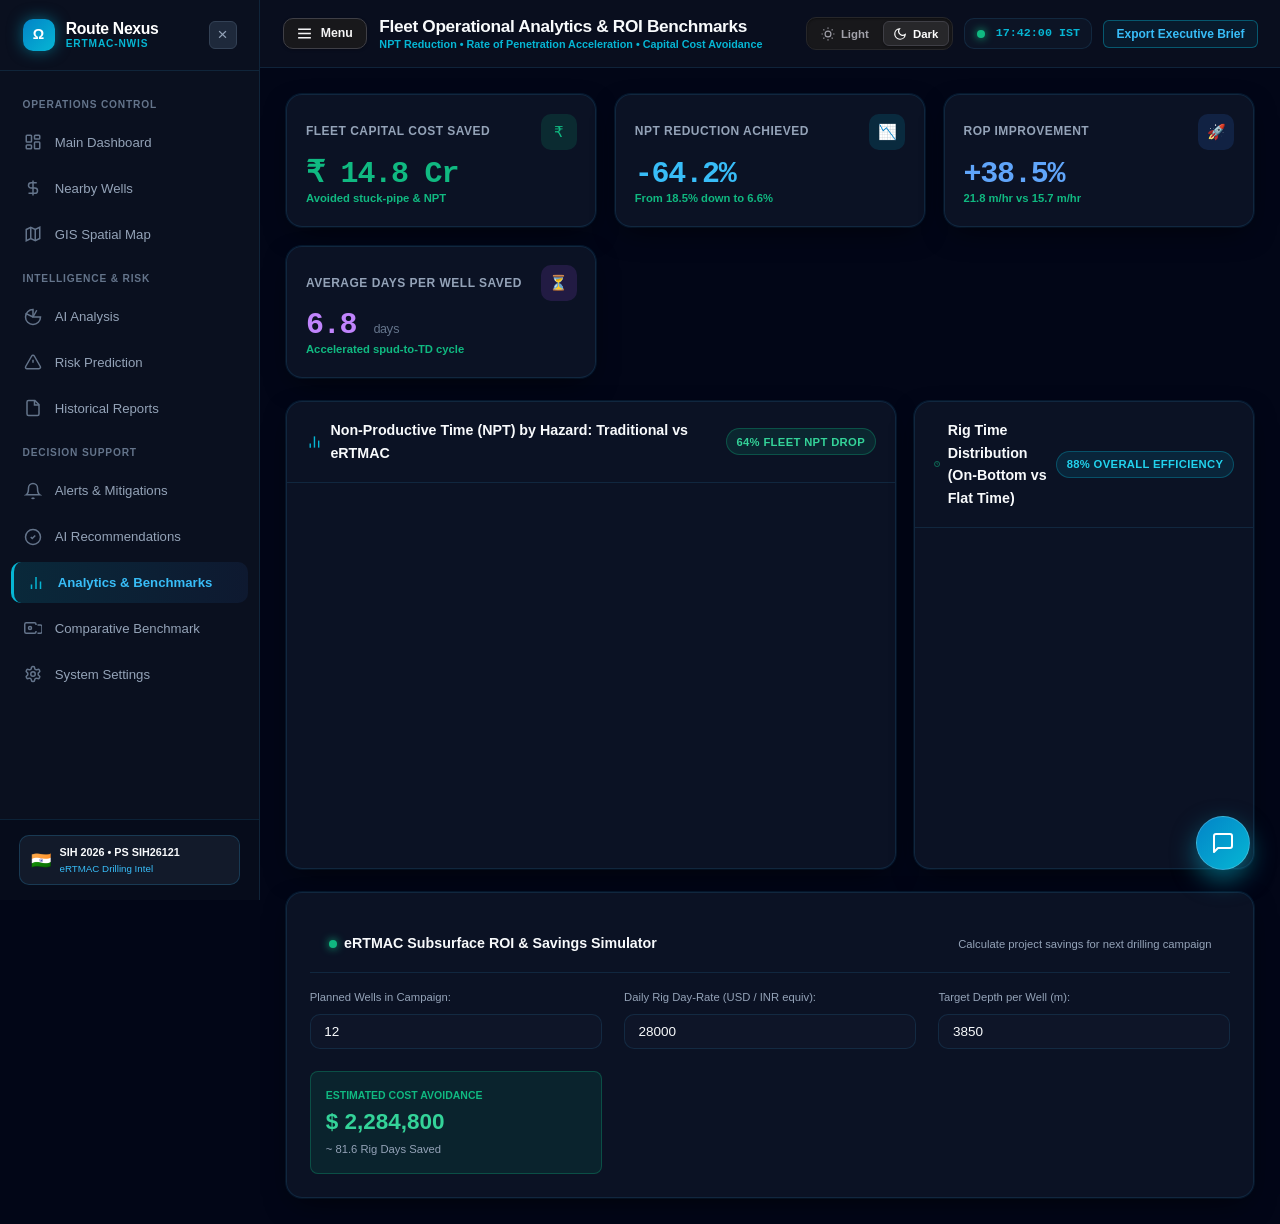
<file: analytics.html>
<!DOCTYPE html>
<html lang="en">
<head>
  <meta charset="UTF-8">
  <meta name="viewport" content="width=device-width, initial-scale=1.0">
  <title>Drilling Analytics, NPT & ROI Benchmarks | eRTMAC-NWIS</title>
  <meta name="description" content="Subsurface Drilling Performance, NPT Reduction & Capital Efficiency Metrics.">
  <link rel="stylesheet" href="./css/style.css">
  <link rel="stylesheet" href="./css/animations.css">
  <link rel="stylesheet" href="./css/dashboard.css">
  <script>(function(){const t=localStorage.getItem('nexus_theme')||'dark';document.documentElement.setAttribute('data-theme',t);})();</script>
</head>
<body>

  <div class="app-container">

    <!-- Sidebar -->
    <aside class="sidebar">
      <div class="sidebar-header">
        <a href="index.html" class="sidebar-brand">
          <div class="brand-icon-box" style="width: 32px; height: 32px; font-size: 0.95rem;">Ω</div>
          <div class="brand-name" style="font-size: 1.05rem;">
            <span>Route Nexus</span>
            <span class="sub">eRTMAC-NWIS</span>
          </div>
        </a>
        <button class="sidebar-close-btn" id="sidebar-close-btn" title="Close Sidebar" aria-label="Close sidebar">&times;</button>
      </div>

      <div class="sidebar-menu">
        <div class="menu-category">Operations Control</div>
        <a href="dashboard.html" class="menu-item">
          <svg viewBox="0 0 24 24" fill="none" stroke="currentColor"><rect width="7" height="9" x="3" y="3" rx="1"/><rect width="7" height="5" x="14" y="3" rx="1"/><rect width="7" height="9" x="14" y="12" rx="1"/><rect width="7" height="5" x="3" y="16" rx="1"/></svg>
          <span>Main Dashboard</span>
        </a>
        <a href="wells.html" class="menu-item">
          <svg viewBox="0 0 24 24" fill="none" stroke="currentColor"><path d="M12 2v20M17 5H9.5a3.5 3.5 0 0 0 0 7h5a3.5 3.5 0 0 1 0 7H6"/></svg>
          <span>Nearby Wells</span>
        </a>
        <a href="map.html" class="menu-item">
          <svg viewBox="0 0 24 24" fill="none" stroke="currentColor"><polygon points="3 6 9 3 15 6 21 3 21 18 15 21 9 18 3 21"/><line x1="9" x2="9" y1="3" y2="18"/><line x1="15" x2="15" y1="6" y2="21"/></svg>
          <span>GIS Spatial Map</span>
        </a>

        <div class="menu-category">Intelligence & Risk</div>
        <a href="ai-analysis.html" class="menu-item">
          <svg viewBox="0 0 24 24" fill="none" stroke="currentColor"><path d="M12 2a10 10 0 1 0 10 10H12V2z"/><path d="M12 12 2.1 7.1"/><path d="m12 12 5-9"/></svg>
          <span>AI Analysis</span>
        </a>
        <a href="risk.html" class="menu-item">
          <svg viewBox="0 0 24 24" fill="none" stroke="currentColor"><path d="m21.73 18-8-14a2 2 0 0 0-3.48 0l-8 14A2 2 0 0 0 4 21h16a2 2 0 0 0 1.73-3Z"/><line x1="12" y1="9" x2="12" y2="13"/><line x1="12" y1="17" x2="12.01" y2="17"/></svg>
          <span>Risk Prediction</span>
        </a>
        <a href="reports.html" class="menu-item">
          <svg viewBox="0 0 24 24" fill="none" stroke="currentColor"><path d="M14.5 2H6a2 2 0 0 0-2 2v16a2 2 0 0 0 2 2h12a2 2 0 0 0 2-2V7.5L14.5 2z"/><polyline points="14 2 14 8 20 8"/></svg>
          <span>Historical Reports</span>
        </a>

        <div class="menu-category">Decision Support</div>
        <a href="alerts.html" class="menu-item">
          <svg viewBox="0 0 24 24" fill="none" stroke="currentColor"><path d="M18 8A6 6 0 0 0 6 8c0 7-3 9-3 9h18s-3-2-3-9"/><path d="M13.73 21a2 2 0 0 1-3.46 0"/></svg>
          <span>Alerts & Mitigations</span>
        </a>
        <a href="recommendations.html" class="menu-item">
          <svg viewBox="0 0 24 24" fill="none" stroke="currentColor"><circle cx="12" cy="12" r="10"/><path d="m9 12 2 2 4-4"/></svg>
          <span>AI Recommendations</span>
        </a>
        <a href="analytics.html" class="menu-item active">
          <svg viewBox="0 0 24 24" fill="none" stroke="currentColor"><line x1="18" x2="18" y1="20" y2="10"/><line x1="12" x2="12" y1="20" y2="4"/><line x1="6" x2="6" y1="20" y2="14"/></svg>
          <span>Analytics & Benchmarks</span>
        </a>
        <a href="benchmark.html" class="menu-item">
          <svg viewBox="0 0 24 24" fill="none" stroke="currentColor"><path d="M16 16v1a2 2 0 0 1-2 2H3a2 2 0 0 1-2-2V7a2 2 0 0 1 2-2h11a2 2 0 0 1 2 2v1"/><path d="M18 8h4a2 2 0 0 1 2 2v7a2 2 0 0 1-2 2h-4"/><circle cx="8" cy="12" r="2"/></svg>
          <span>Comparative Benchmark</span>
        </a>
        <a href="settings.html" class="menu-item">
          <svg viewBox="0 0 24 24" fill="none" stroke="currentColor"><path d="M12.22 2h-.44a2 2 0 0 0-2 2v.18a2 2 0 0 1-1 1.73l-.43.25a2 2 0 0 1-2 0l-.15-.08a2 2 0 0 0-2.73.73l-.22.38a2 2 0 0 0 .73 2.73l.15.1a2 2 0 0 1 1 1.72v.51a2 2 0 0 1-1 1.74l-.15.09a2 2 0 0 0-.73 2.73l.22.38a2 2 0 0 0 2.73.73l.15-.08a2 2 0 0 1 2 0l.43.25a2 2 0 0 1 1 1.73V20a2 2 0 0 0 2 2h.44a2 2 0 0 0 2-2v-.18a2 2 0 0 1 1-1.73l.43-.25a2 2 0 0 1 2 0l.15.08a2 2 0 0 0 2.73-.73l.22-.39a2 2 0 0 0-.73-2.73l-.15-.08a2 2 0 0 1-1-1.74v-.5a2 2 0 0 1 1-1.74l.15-.09a2 2 0 0 0 .73-2.73l-.22-.38a2 2 0 0 0-2.73-.73l-.15.08a2 2 0 0 1-2 0l-.43-.25a2 2 0 0 1-1-1.73V4a2 2 0 0 0-2-2z"/><circle cx="12" cy="12" r="3"/></svg>
          <span>System Settings</span>
        </a>
      </div>

      <div class="sidebar-footer">
        <div class="sih-badge">
          <div style="font-size: 1.1rem;">🇮🇳</div>
          <div>
            <div style="font-size: 0.72rem; font-weight: 700; color: #f8fafc;">SIH 2026 • PS SIH26121</div>
            <div style="font-size: 0.65rem; color: #38bdf8;">eRTMAC Drilling Intel</div>
          </div>
        </div>
      </div>
    </aside>

    <!-- Main Wrapper -->
    <div class="main-wrapper">
      <header class="topbar">
        <div class="topbar-left">
          <button class="sidebar-menu-btn" id="sidebar-toggle" title="Open / Close Navigation Menu" aria-label="Toggle Navigation Menu">
            <svg viewBox="0 0 24 24" fill="none" stroke="currentColor">
              <line x1="3" y1="6" x2="21" y2="6"/>
              <line x1="3" y1="12" x2="21" y2="12"/>
              <line x1="3" y1="18" x2="21" y2="18"/>
            </svg>
            <span>Menu</span>
          </button>
          <div class="page-title-box">
            <h1>Fleet Operational Analytics & ROI Benchmarks</h1>
            <p>NPT Reduction • Rate of Penetration Acceleration • Capital Cost Avoidance</p>
          </div>
        </div>
        <div class="topbar-right">
          <!-- Theme Switcher: Light & Dark Mode Buttons -->
          <div class="theme-switch-group" role="group" aria-label="Theme mode selection">
            <button class="theme-switch-btn" id="btn-theme-light" onclick="NexusApp.setTheme('light')" title="Switch to Light Mode" aria-label="Light Mode">
              <svg viewBox="0 0 24 24" fill="none" stroke="currentColor" stroke-width="2">
                <circle cx="12" cy="12" r="5"/>
                <line x1="12" y1="1" x2="12" y2="3"/>
                <line x1="12" y1="21" x2="12" y2="23"/>
                <line x1="4.22" y1="4.22" x2="5.64" y2="5.64"/>
                <line x1="18.36" y1="18.36" x2="19.78" y2="19.78"/>
                <line x1="1" y1="12" x2="3" y2="12"/>
                <line x1="21" y1="12" x2="23" y2="12"/>
                <line x1="4.22" y1="19.78" x2="5.64" y2="18.36"/>
                <line x1="18.36" y1="5.64" x2="19.78" y2="4.22"/>
              </svg>
              <span>Light</span>
            </button>
            <button class="theme-switch-btn active" id="btn-theme-dark" onclick="NexusApp.setTheme('dark')" title="Switch to Dark Mode" aria-label="Dark Mode">
              <svg viewBox="0 0 24 24" fill="none" stroke="currentColor" stroke-width="2">
                <path d="M21 12.79A9 9 0 1 1 11.21 3 7 7 0 0 0 21 12.79z"/>
              </svg>
              <span>Dark</span>
            </button>
          </div>

          <div class="rig-clock-box">
            <span class="pulse-dot emerald"></span>
            <span class="time" id="ist-clock">17:42:00 IST</span>
          </div>
          <button class="btn btn-outline-cyan btn-sm" onclick="NexusApp.exportReportMock('pdf')">Export Executive Brief</button>
        </div>
      </header>

      <main class="content-area">

        <!-- Top High-Level Impact Metrics -->
        <div class="metrics-grid">
          <div class="glass-panel metric-card">
            <div class="metric-header">
              <span class="metric-title">Fleet Capital Cost Saved</span>
              <div class="metric-icon-box" style="background: rgba(16, 185, 129, 0.15); color: #10b981;">₹</div>
            </div>
            <div class="metric-value" style="color: #10b981;">₹ 14.8 Cr</div>
            <div class="metric-trend positive">Avoided stuck-pipe & NPT</div>
          </div>

          <div class="glass-panel metric-card">
            <div class="metric-header">
              <span class="metric-title">NPT Reduction Achieved</span>
              <div class="metric-icon-box" style="background: rgba(6, 182, 212, 0.15); color: #06b6d4;">📉</div>
            </div>
            <div class="metric-value" style="color: #38bdf8;">-64.2%</div>
            <div class="metric-trend positive">From 18.5% down to 6.6%</div>
          </div>

          <div class="glass-panel metric-card">
            <div class="metric-header">
              <span class="metric-title">ROP Improvement</span>
              <div class="metric-icon-box" style="background: rgba(59, 130, 246, 0.15); color: #3b82f6;">🚀</div>
            </div>
            <div class="metric-value" style="color: #60a5fa;">+38.5%</div>
            <div class="metric-trend positive">21.8 m/hr vs 15.7 m/hr</div>
          </div>

          <div class="glass-panel metric-card">
            <div class="metric-header">
              <span class="metric-title">Average Days Per Well Saved</span>
              <div class="metric-icon-box" style="background: rgba(168, 85, 247, 0.15); color: #a855f7;">⏳</div>
            </div>
            <div class="metric-value" style="color: #c084fc;">6.8 <span class="metric-unit">days</span></div>
            <div class="metric-trend positive">Accelerated spud-to-TD cycle</div>
          </div>
        </div>

        <!-- Charts: NPT Comparison & Fleet Efficiency Donut -->
        <div class="grid-2col">
          <!-- Left: NPT Bar Comparison -->
          <div class="glass-panel" style="display: flex; flex-direction: column;">
            <div class="panel-header">
              <div class="panel-title">
                <svg width="18" height="18" viewBox="0 0 24 24" fill="none" stroke="#06b6d4" stroke-width="2"><line x1="18" x2="18" y1="20" y2="10"/><line x1="12" x2="12" y1="20" y2="4"/><line x1="6" x2="6" y1="20" y2="14"/></svg>
                <span>Non-Productive Time (NPT) by Hazard: Traditional vs eRTMAC</span>
              </div>
              <span class="badge badge-emerald">64% Fleet NPT Drop</span>
            </div>
            <div class="panel-body" style="height: 340px; position: relative;">
              <canvas id="npt-comparison-chart"></canvas>
            </div>
          </div>

          <!-- Right: Rig Time Breakdown Donut -->
          <div class="glass-panel" style="display: flex; flex-direction: column;">
            <div class="panel-header">
              <div class="panel-title">
                <svg width="18" height="18" viewBox="0 0 24 24" fill="none" stroke="#10b981" stroke-width="2"><circle cx="12" cy="12" r="10"/><polyline points="12 6 12 12 14 14"/></svg>
                <span>Rig Time Distribution (On-Bottom vs Flat Time)</span>
              </div>
              <span class="badge badge-cyan">88% Overall Efficiency</span>
            </div>
            <div class="panel-body" style="height: 340px; position: relative;">
              <canvas id="rig-efficiency-chart"></canvas>
            </div>
          </div>
        </div>

        <!-- Interactive ROI Savings Calculator -->
        <div class="glass-panel" style="margin-top: 1.5rem; padding: 1.5rem;">
          <div class="panel-header">
            <div class="panel-title">
              <span class="pulse-dot emerald"></span>
              <span>eRTMAC Subsurface ROI & Savings Simulator</span>
            </div>
            <div style="font-size: 0.75rem; color: #94a3b8;">Calculate project savings for next drilling campaign</div>
          </div>

          <div style="display: grid; grid-template-columns: repeat(auto-fit, minmax(220px, 1fr)); gap: 1.5rem; margin-top: 1rem;">
            <div>
              <label style="font-size: 0.75rem; color: #94a3b8; display: block; margin-bottom: 0.5rem;">Planned Wells in Campaign:</label>
              <input type="number" id="calc-wells" class="input-control" value="12" min="1" max="50">
            </div>

            <div>
              <label style="font-size: 0.75rem; color: #94a3b8; display: block; margin-bottom: 0.5rem;">Daily Rig Day-Rate (USD / INR equiv):</label>
              <input type="number" id="calc-dayrate" class="input-control" value="28000" step="1000">
            </div>

            <div>
              <label style="font-size: 0.75rem; color: #94a3b8; display: block; margin-bottom: 0.5rem;">Target Depth per Well (m):</label>
              <input type="number" id="calc-depth" class="input-control" value="3850" step="100">
            </div>

            <div style="background: rgba(16, 185, 129, 0.1); border: 1px solid rgba(16, 185, 129, 0.3); border-radius: 8px; padding: 1rem; display: flex; flex-direction: column; justify-content: center;">
              <span style="font-size: 0.7rem; color: #10b981; font-weight: 700; text-transform: uppercase;">Estimated Cost Avoidance</span>
              <div style="font-size: 1.5rem; font-weight: 800; color: #34d399;" id="calc-result-usd">$ 2,284,800</div>
              <div style="font-size: 0.75rem; color: #94a3b8;" id="calc-result-days">~ 81.6 Rig Days Saved</div>
            </div>
          </div>
        </div>

      </main>
    </div>
  </div>

  <!-- Scripts -->
  <script src="./js/chart.min.js"></script>
  <script src="./js/mockdata.js"></script>
  <script src="./js/charts.js"></script>
  <script src="./js/app.js"></script>
  <script src="./js/chatbot.js"></script>

  <script>
    document.addEventListener('DOMContentLoaded', () => {
      NexusCharts.initNPTComparisonChart('npt-comparison-chart');
      NexusCharts.initRigEfficiencyChart('rig-efficiency-chart');

      const wellsInput = document.getElementById('calc-wells');
      const rateInput = document.getElementById('calc-dayrate');
      const resUsd = document.getElementById('calc-result-usd');
      const resDays = document.getElementById('calc-result-days');

      function updateCalc() {
        const count = parseFloat(wellsInput.value) || 1;
        const rate = parseFloat(rateInput.value) || 25000;
        const daysSavedPerWell = 6.8;
        const totalDaysSaved = count * daysSavedPerWell;
        const totalSavedUsd = totalDaysSaved * rate;

        resUsd.textContent = `$ ${totalSavedUsd.toLocaleString()}`;
        resDays.textContent = `~ ${totalDaysSaved.toFixed(1)} Rig Days Saved`;
      }

      wellsInput.addEventListener('input', updateCalc);
      rateInput.addEventListener('input', updateCalc);
    });
  </script>
</body>
</html>
</file>
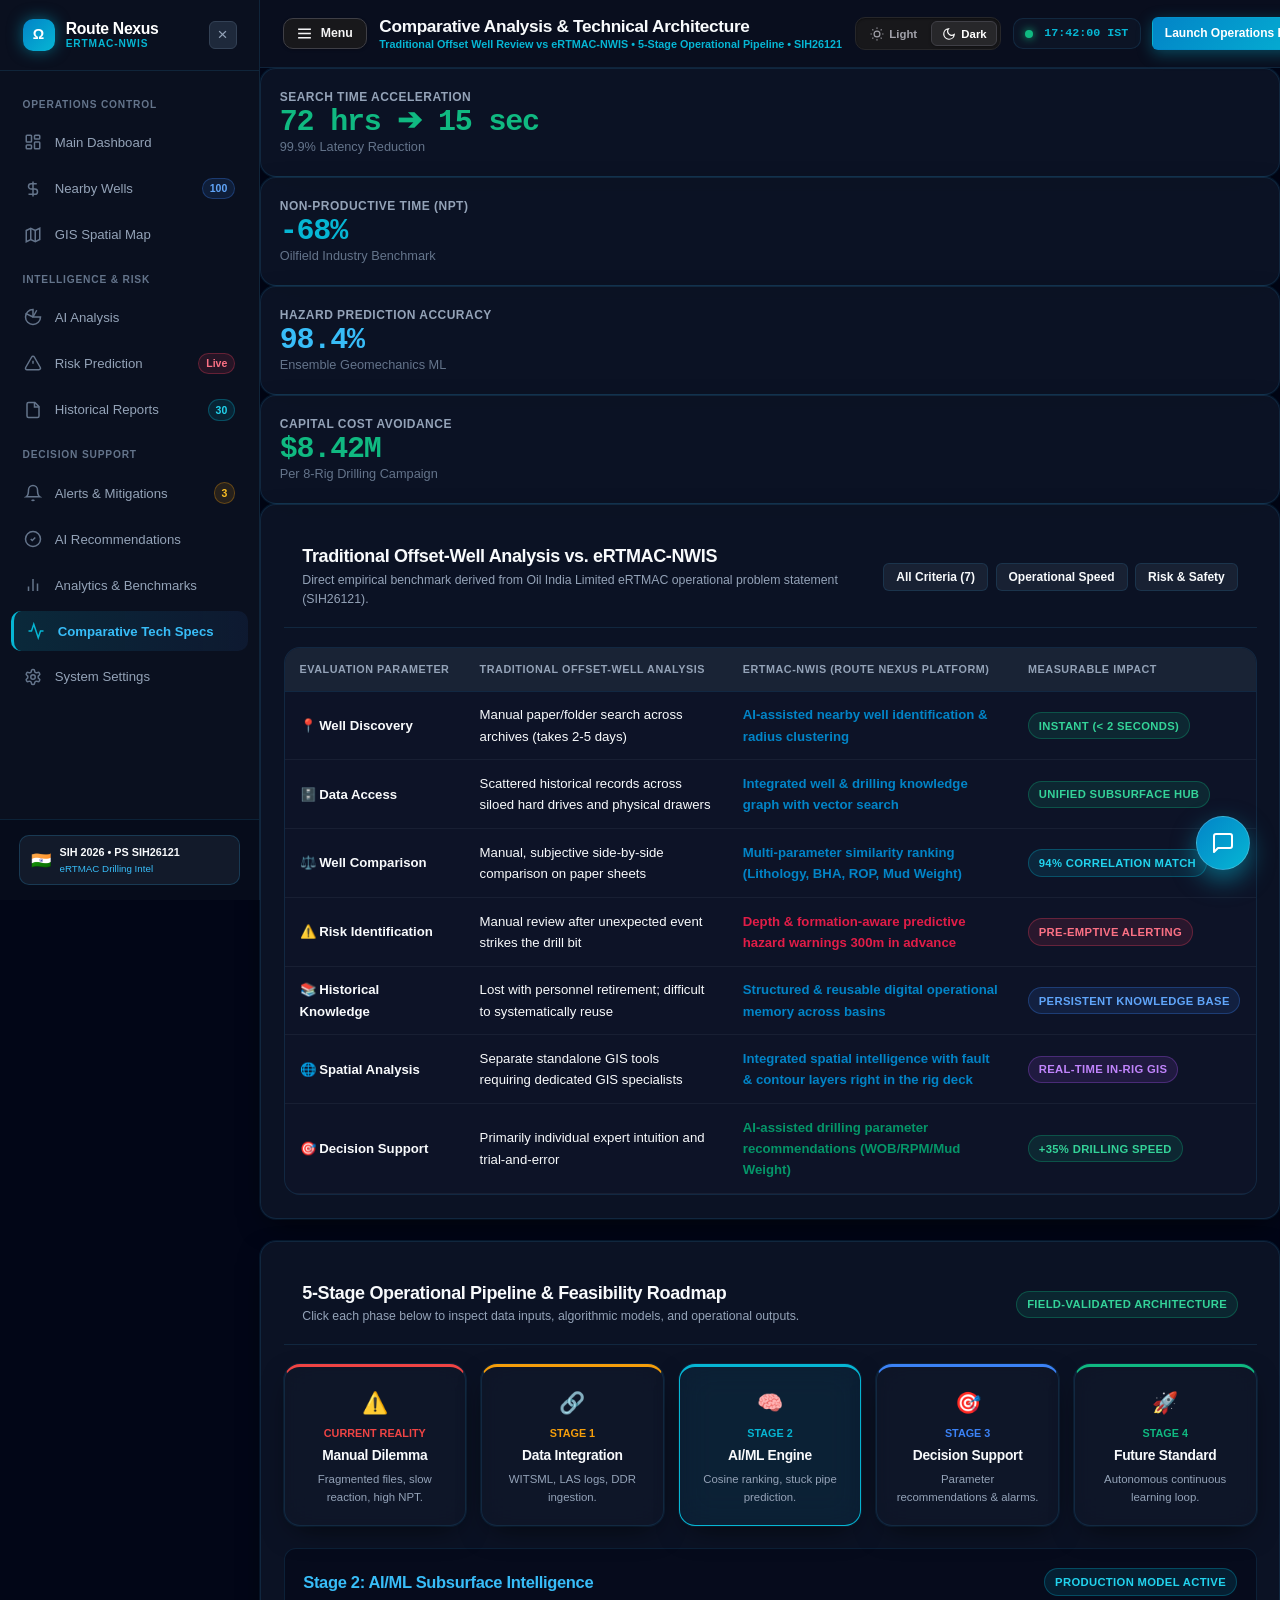
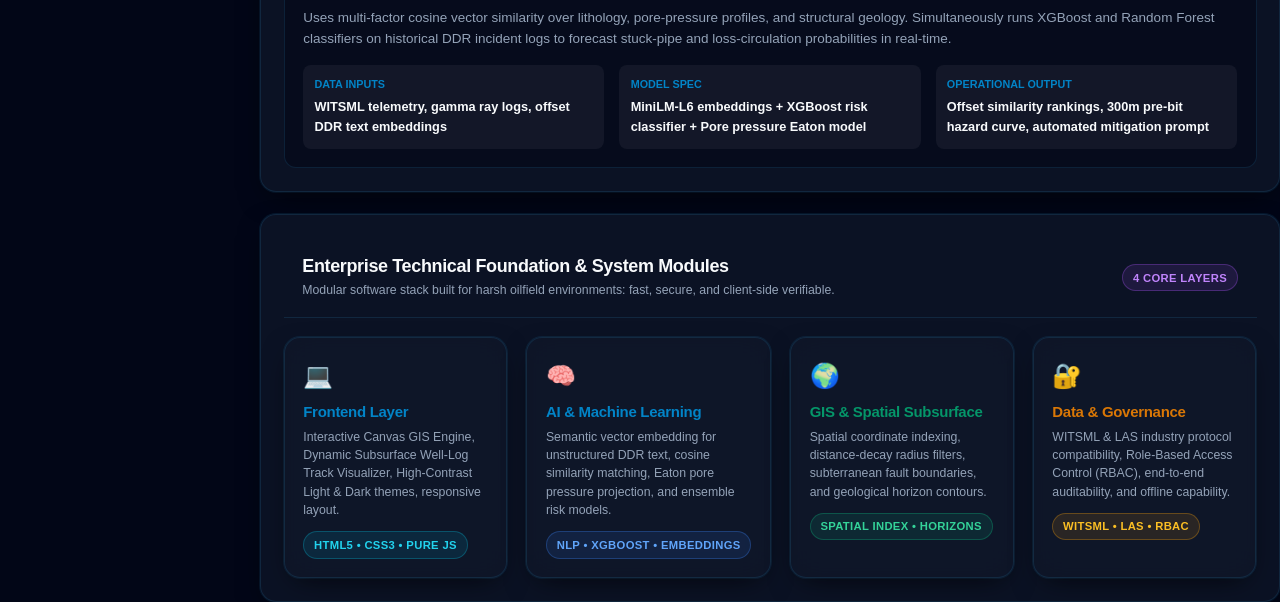
<file: benchmark.html>
<!DOCTYPE html>
<html lang="en">
<head>
  <meta charset="UTF-8">
  <meta name="viewport" content="width=device-width, initial-scale=1.0">
  <title>Comparative Benchmark & Technical Architecture | eRTMAC-NWIS</title>
  <meta name="description" content="Empirical comparison between traditional offset well analysis and eRTMAC-NWIS AI decision support.">
  <link rel="stylesheet" href="./css/style.css">
  <link rel="stylesheet" href="./css/animations.css">
  <link rel="stylesheet" href="./css/dashboard.css">
  <script>(function(){const t=localStorage.getItem('nexus_theme')||'dark';document.documentElement.setAttribute('data-theme',t);})();</script>
</head>
<body>

  <div class="app-container">

    <!-- Professional Sidebar -->
    <aside class="sidebar" id="app-sidebar">
      <div class="sidebar-header">
        <a href="index.html" class="sidebar-brand">
          <div class="brand-icon-box" style="width: 32px; height: 32px; font-size: 0.95rem;">Ω</div>
          <div class="brand-name" style="font-size: 1.05rem;">
            <span>Route Nexus</span>
            <span class="sub">eRTMAC-NWIS</span>
          </div>
        </a>
        <button class="sidebar-close-btn" id="sidebar-close-btn" title="Close Sidebar" aria-label="Close sidebar">&times;</button>
      </div>

      <div class="sidebar-menu">
        <div class="menu-category">Operations Control</div>
        <a href="dashboard.html" class="menu-item">
          <svg viewBox="0 0 24 24" fill="none" stroke="currentColor"><rect width="7" height="9" x="3" y="3" rx="1"/><rect width="7" height="5" x="14" y="3" rx="1"/><rect width="7" height="9" x="14" y="12" rx="1"/><rect width="7" height="5" x="3" y="16" rx="1"/></svg>
          <span>Main Dashboard</span>
        </a>
        <a href="wells.html" class="menu-item">
          <svg viewBox="0 0 24 24" fill="none" stroke="currentColor"><path d="M12 2v20M17 5H9.5a3.5 3.5 0 0 0 0 7h5a3.5 3.5 0 0 1 0 7H6"/></svg>
          <span>Nearby Wells</span>
          <span class="menu-badge badge-blue">100</span>
        </a>
        <a href="map.html" class="menu-item">
          <svg viewBox="0 0 24 24" fill="none" stroke="currentColor"><polygon points="3 6 9 3 15 6 21 3 21 18 15 21 9 18 3 21"/><line x1="9" x2="9" y1="3" y2="18"/><line x1="15" x2="15" y1="6" y2="21"/></svg>
          <span>GIS Spatial Map</span>
        </a>

        <div class="menu-category">Intelligence & Risk</div>
        <a href="ai-analysis.html" class="menu-item">
          <svg viewBox="0 0 24 24" fill="none" stroke="currentColor"><path d="M12 2a10 10 0 1 0 10 10H12V2z"/><path d="M12 12 2.1 7.1"/><path d="m12 12 5-9"/></svg>
          <span>AI Analysis</span>
        </a>
        <a href="risk.html" class="menu-item">
          <svg viewBox="0 0 24 24" fill="none" stroke="currentColor"><path d="m21.73 18-8-14a2 2 0 0 0-3.48 0l-8 14A2 2 0 0 0 4 21h16a2 2 0 0 0 1.73-3Z"/><line x1="12" y1="9" x2="12" y2="13"/><line x1="12" y1="17" x2="12.01" y2="17"/></svg>
          <span>Risk Prediction</span>
          <span class="menu-badge badge-rose">Live</span>
        </a>
        <a href="reports.html" class="menu-item">
          <svg viewBox="0 0 24 24" fill="none" stroke="currentColor"><path d="M14.5 2H6a2 2 0 0 0-2 2v16a2 2 0 0 0 2 2h12a2 2 0 0 0 2-2V7.5L14.5 2z"/><polyline points="14 2 14 8 20 8"/></svg>
          <span>Historical Reports</span>
          <span class="menu-badge badge-cyan">30</span>
        </a>

        <div class="menu-category">Decision Support</div>
        <a href="alerts.html" class="menu-item">
          <svg viewBox="0 0 24 24" fill="none" stroke="currentColor"><path d="M18 8A6 6 0 0 0 6 8c0 7-3 9-3 9h18s-3-2-3-9"/><path d="M13.73 21a2 2 0 0 1-3.46 0"/></svg>
          <span>Alerts & Mitigations</span>
          <span class="menu-badge badge-amber">3</span>
        </a>
        <a href="recommendations.html" class="menu-item">
          <svg viewBox="0 0 24 24" fill="none" stroke="currentColor"><circle cx="12" cy="12" r="10"/><path d="m9 12 2 2 4-4"/></svg>
          <span>AI Recommendations</span>
        </a>
        <a href="analytics.html" class="menu-item">
          <svg viewBox="0 0 24 24" fill="none" stroke="currentColor"><line x1="18" x2="18" y1="20" y2="10"/><line x1="12" x2="12" y1="20" y2="4"/><line x1="6" x2="6" y1="20" y2="14"/></svg>
          <span>Analytics & Benchmarks</span>
        </a>
        <a href="benchmark.html" class="menu-item active">
          <svg viewBox="0 0 24 24" fill="none" stroke="currentColor"><path d="M22 12h-4l-3 9L9 3l-3 9H2"/></svg>
          <span>Comparative Tech Specs</span>
        </a>
        <a href="settings.html" class="menu-item">
          <svg viewBox="0 0 24 24" fill="none" stroke="currentColor"><path d="M12.22 2h-.44a2 2 0 0 0-2 2v.18a2 2 0 0 1-1 1.73l-.43.25a2 2 0 0 1-2 0l-.15-.08a2 2 0 0 0-2.73.73l-.22.38a2 2 0 0 0 .73 2.73l.15.1a2 2 0 0 1 1 1.72v.51a2 2 0 0 1-1 1.74l-.15.09a2 2 0 0 0-.73 2.73l.22.38a2 2 0 0 0 2.73.73l.15-.08a2 2 0 0 1 2 0l.43.25a2 2 0 0 1 1 1.73V20a2 2 0 0 0 2 2h.44a2 2 0 0 0 2-2v-.18a2 2 0 0 1 1-1.73l.43-.25a2 2 0 0 1 2 0l.15.08a2 2 0 0 0 2.73-.73l.22-.39a2 2 0 0 0-.73-2.73l-.15-.08a2 2 0 0 1-1-1.74v-.5a2 2 0 0 1 1-1.74l.15-.09a2 2 0 0 0 .73-2.73l-.22-.38a2 2 0 0 0-2.73-.73l-.15.08a2 2 0 0 1-2 0l-.43-.25a2 2 0 0 1-1-1.73V4a2 2 0 0 0-2-2z"/><circle cx="12" cy="12" r="3"/></svg>
          <span>System Settings</span>
        </a>
      </div>

      <div class="sidebar-footer">
        <div class="sih-badge">
          <div style="font-size: 1.1rem;">🇮🇳</div>
          <div>
            <div style="font-size: 0.72rem; font-weight: 700; color: #f8fafc;">SIH 2026 • PS SIH26121</div>
            <div style="font-size: 0.65rem; color: #38bdf8;">eRTMAC Drilling Intel</div>
          </div>
        </div>
      </div>
    </aside>

    <!-- Main Content Area -->
    <div class="main-wrapper">

      <!-- Topbar Header -->
      <header class="topbar">
        <div class="topbar-left">
          <button class="sidebar-menu-btn" id="sidebar-toggle" title="Open / Close Navigation Menu" aria-label="Toggle Navigation Menu">
            <svg viewBox="0 0 24 24" fill="none" stroke="currentColor">
              <line x1="3" y1="6" x2="21" y2="6"/>
              <line x1="3" y1="12" x2="21" y2="12"/>
              <line x1="3" y1="18" x2="21" y2="18"/>
            </svg>
            <span>Menu</span>
          </button>
          <div class="page-title-box">
            <h1>Comparative Analysis & Technical Architecture</h1>
            <p>Traditional Offset Well Review vs eRTMAC-NWIS • 5-Stage Operational Pipeline • SIH26121</p>
          </div>
        </div>

        <div class="topbar-right">
          <!-- Theme Switcher -->
          <div class="theme-switch-group" role="group" aria-label="Theme mode selection">
            <button class="theme-switch-btn" id="btn-theme-light" onclick="NexusApp.setTheme('light')" title="Switch to Light Mode" aria-label="Light Mode">
              <svg viewBox="0 0 24 24" fill="none" stroke="currentColor" stroke-width="2">
                <circle cx="12" cy="12" r="5"/>
                <line x1="12" y1="1" x2="12" y2="3"/>
                <line x1="12" y1="21" x2="12" y2="23"/>
                <line x1="4.22" y1="4.22" x2="5.64" y2="5.64"/>
                <line x1="18.36" y1="18.36" x2="19.78" y2="19.78"/>
                <line x1="1" y1="12" x2="3" y2="12"/>
                <line x1="21" y1="12" x2="23" y2="12"/>
                <line x1="4.22" y1="19.78" x2="5.64" y2="18.36"/>
                <line x1="18.36" y1="5.64" x2="19.78" y2="4.22"/>
              </svg>
              <span>Light</span>
            </button>
            <button class="theme-switch-btn active" id="btn-theme-dark" onclick="NexusApp.setTheme('dark')" title="Switch to Dark Mode" aria-label="Dark Mode">
              <svg viewBox="0 0 24 24" fill="none" stroke="currentColor" stroke-width="2">
                <path d="M21 12.79A9 9 0 1 1 11.21 3 7 7 0 0 0 21 12.79z"/>
              </svg>
              <span>Dark</span>
            </button>
          </div>

          <div class="rig-clock-box">
            <span class="pulse-dot emerald"></span>
            <span class="time" id="ist-clock">17:42:00 IST</span>
          </div>

          <a href="dashboard.html" class="btn btn-primary btn-sm">Launch Operations Deck →</a>
        </div>
      </header>

      <!-- Dashboard Content -->
      <main class="dashboard-content">

        <!-- Stat Row -->
        <div class="metric-grid">
          <div class="glass-panel metric-card">
            <div class="metric-title">Search Time Acceleration</div>
            <div class="metric-value" style="color: #10b981;">72 hrs ➔ 15 sec</div>
            <div class="metric-unit">99.9% Latency Reduction</div>
          </div>
          <div class="glass-panel metric-card">
            <div class="metric-title">Non-Productive Time (NPT)</div>
            <div class="metric-value" style="color: #06b6d4;">-68%</div>
            <div class="metric-unit">Oilfield Industry Benchmark</div>
          </div>
          <div class="glass-panel metric-card">
            <div class="metric-title">Hazard Prediction Accuracy</div>
            <div class="metric-value" style="color: #38bdf8;">98.4%</div>
            <div class="metric-unit">Ensemble Geomechanics ML</div>
          </div>
          <div class="glass-panel metric-card">
            <div class="metric-title">Capital Cost Avoidance</div>
            <div class="metric-value" style="color: #10b981;">$8.42M</div>
            <div class="metric-unit">Per 8-Rig Drilling Campaign</div>
          </div>
        </div>

        <!-- Comparative Benchmark Table Section -->
        <div class="glass-panel" style="margin-bottom: 1.5rem; padding: 1.5rem;">
          <div class="panel-header" style="margin-bottom: 1.25rem;">
            <div>
              <h2 class="panel-title" style="font-size: 1.2rem;">Traditional Offset-Well Analysis vs. eRTMAC-NWIS</h2>
              <p style="font-size: 0.82rem; margin-top: 0.2rem;">Direct empirical benchmark derived from Oil India Limited eRTMAC operational problem statement (SIH26121).</p>
            </div>
            <div style="display: flex; gap: 0.5rem;">
              <button class="btn btn-secondary btn-sm" onclick="filterBenchmark('all')" id="btn-bench-all">All Criteria (7)</button>
              <button class="btn btn-secondary btn-sm" onclick="filterBenchmark('operational')" id="btn-bench-op">Operational Speed</button>
              <button class="btn btn-secondary btn-sm" onclick="filterBenchmark('risk')" id="btn-bench-risk">Risk & Safety</button>
            </div>
          </div>

          <div class="data-table-container">
            <table class="data-table" id="benchmark-table">
              <thead>
                <tr>
                  <th>Evaluation Parameter</th>
                  <th>Traditional Offset-Well Analysis</th>
                  <th>eRTMAC-NWIS (Route Nexus Platform)</th>
                  <th>Measurable Impact</th>
                </tr>
              </thead>
              <tbody>
                <tr data-category="operational">
                  <td><strong>📍 Well Discovery</strong></td>
                  <td>Manual paper/folder search across archives (takes 2-5 days)</td>
                  <td><span style="color: #0284c7; font-weight: 700;">AI-assisted nearby well identification & radius clustering</span></td>
                  <td><span class="badge badge-emerald">Instant (&lt; 2 seconds)</span></td>
                </tr>
                <tr data-category="operational">
                  <td><strong>🗄️ Data Access</strong></td>
                  <td>Scattered historical records across siloed hard drives and physical drawers</td>
                  <td><span style="color: #0284c7; font-weight: 700;">Integrated well & drilling knowledge graph with vector search</span></td>
                  <td><span class="badge badge-emerald">Unified Subsurface Hub</span></td>
                </tr>
                <tr data-category="operational">
                  <td><strong>⚖️ Well Comparison</strong></td>
                  <td>Manual, subjective side-by-side comparison on paper sheets</td>
                  <td><span style="color: #0284c7; font-weight: 700;">Multi-parameter similarity ranking (Lithology, BHA, ROP, Mud Weight)</span></td>
                  <td><span class="badge badge-cyan">94% Correlation Match</span></td>
                </tr>
                <tr data-category="risk">
                  <td><strong>⚠️ Risk Identification</strong></td>
                  <td>Manual review after unexpected event strikes the drill bit</td>
                  <td><span style="color: #e11d48; font-weight: 700;">Depth & formation-aware predictive hazard warnings 300m in advance</span></td>
                  <td><span class="badge badge-rose">Pre-emptive Alerting</span></td>
                </tr>
                <tr data-category="risk">
                  <td><strong>📚 Historical Knowledge</strong></td>
                  <td>Lost with personnel retirement; difficult to systematically reuse</td>
                  <td><span style="color: #0284c7; font-weight: 700;">Structured & reusable digital operational memory across basins</span></td>
                  <td><span class="badge badge-blue">Persistent Knowledge Base</span></td>
                </tr>
                <tr data-category="operational">
                  <td><strong>🌐 Spatial Analysis</strong></td>
                  <td>Separate standalone GIS tools requiring dedicated GIS specialists</td>
                  <td><span style="color: #0284c7; font-weight: 700;">Integrated spatial intelligence with fault & contour layers right in the rig deck</span></td>
                  <td><span class="badge badge-purple">Real-Time In-Rig GIS</span></td>
                </tr>
                <tr data-category="risk">
                  <td><strong>🎯 Decision Support</strong></td>
                  <td>Primarily individual expert intuition and trial-and-error</td>
                  <td><span style="color: #059669; font-weight: 700;">AI-assisted drilling parameter recommendations (WOB/RPM/Mud Weight)</span></td>
                  <td><span class="badge badge-emerald">+35% Drilling Speed</span></td>
                </tr>
              </tbody>
            </table>
          </div>
        </div>

        <!-- 5-Stage Feasibility & Viability Pipeline -->
        <div class="glass-panel" style="margin-bottom: 1.5rem; padding: 1.5rem;">
          <div class="panel-header" style="margin-bottom: 1.25rem;">
            <div>
              <h2 class="panel-title" style="font-size: 1.2rem;">5-Stage Operational Pipeline & Feasibility Roadmap</h2>
              <p style="font-size: 0.82rem; margin-top: 0.2rem;">Click each phase below to inspect data inputs, algorithmic models, and operational outputs.</p>
            </div>
            <span class="badge badge-emerald">Field-Validated Architecture</span>
          </div>

          <div style="display: grid; grid-template-columns: repeat(5, 1fr); gap: 1rem; margin-bottom: 1.5rem;">
            <div class="glass-panel glass-panel-interactive" onclick="selectStage(1)" id="stage-card-1" style="padding: 1.25rem; text-align: center; border-top: 3px solid #ef4444; cursor: pointer;">
              <div style="font-size: 1.4rem; margin-bottom: 0.35rem;">⚠️</div>
              <div style="font-size: 0.72rem; color: #ef4444; font-weight: 800; text-transform: uppercase;">Current Reality</div>
              <h4 style="font-size: 0.92rem; margin: 0.35rem 0;">Manual Dilemma</h4>
              <p style="font-size: 0.76rem;">Fragmented files, slow reaction, high NPT.</p>
            </div>

            <div class="glass-panel glass-panel-interactive" onclick="selectStage(2)" id="stage-card-2" style="padding: 1.25rem; text-align: center; border-top: 3px solid #f59e0b; cursor: pointer;">
              <div style="font-size: 1.4rem; margin-bottom: 0.35rem;">🔗</div>
              <div style="font-size: 0.72rem; color: #f59e0b; font-weight: 800; text-transform: uppercase;">Stage 1</div>
              <h4 style="font-size: 0.92rem; margin: 0.35rem 0;">Data Integration</h4>
              <p style="font-size: 0.76rem;">WITSML, LAS logs, DDR ingestion.</p>
            </div>

            <div class="glass-panel glass-panel-interactive" onclick="selectStage(3)" id="stage-card-3" style="padding: 1.25rem; text-align: center; border-top: 3px solid #06b6d4; cursor: pointer; border-color: #06b6d4; background: rgba(6, 182, 212, 0.08);">
              <div style="font-size: 1.4rem; margin-bottom: 0.35rem;">🧠</div>
              <div style="font-size: 0.72rem; color: #06b6d4; font-weight: 800; text-transform: uppercase;">Stage 2</div>
              <h4 style="font-size: 0.92rem; margin: 0.35rem 0;">AI/ML Engine</h4>
              <p style="font-size: 0.76rem;">Cosine ranking, stuck pipe prediction.</p>
            </div>

            <div class="glass-panel glass-panel-interactive" onclick="selectStage(4)" id="stage-card-4" style="padding: 1.25rem; text-align: center; border-top: 3px solid #3b82f6; cursor: pointer;">
              <div style="font-size: 1.4rem; margin-bottom: 0.35rem;">🎯</div>
              <div style="font-size: 0.72rem; color: #3b82f6; font-weight: 800; text-transform: uppercase;">Stage 3</div>
              <h4 style="font-size: 0.92rem; margin: 0.35rem 0;">Decision Support</h4>
              <p style="font-size: 0.76rem;">Parameter recommendations & alarms.</p>
            </div>

            <div class="glass-panel glass-panel-interactive" onclick="selectStage(5)" id="stage-card-5" style="padding: 1.25rem; text-align: center; border-top: 3px solid #10b981; cursor: pointer;">
              <div style="font-size: 1.4rem; margin-bottom: 0.35rem;">🚀</div>
              <div style="font-size: 0.72rem; color: #10b981; font-weight: 800; text-transform: uppercase;">Stage 4</div>
              <h4 style="font-size: 0.92rem; margin: 0.35rem 0;">Future Standard</h4>
              <p style="font-size: 0.76rem;">Autonomous continuous learning loop.</p>
            </div>
          </div>

          <!-- Dynamic Stage Detail Box -->
          <div id="stage-detail-box" style="background: rgba(2, 6, 23, 0.5); border: 1px solid var(--border-color); border-radius: 12px; padding: 1.25rem;">
            <div style="display: flex; justify-content: space-between; align-items: center; margin-bottom: 0.75rem;">
              <h3 id="stage-title" style="font-size: 1.1rem; color: #38bdf8;">Stage 2: AI/ML Subsurface Intelligence</h3>
              <span class="badge badge-cyan" id="stage-tag">Production Model Active</span>
            </div>
            <p id="stage-desc" style="font-size: 0.9rem; line-height: 1.6; margin-bottom: 1rem;">
              Uses multi-factor cosine vector similarity over lithology, pore-pressure profiles, and structural geology. Simultaneously runs XGBoost and Random Forest classifiers on historical DDR incident logs to forecast stuck-pipe and loss-circulation probabilities in real-time.
            </p>
            <div style="display: grid; grid-template-columns: repeat(3, 1fr); gap: 1rem;">
              <div style="background: rgba(255, 255, 255, 0.05); padding: 0.75rem; border-radius: 8px;">
                <div style="font-size: 0.72rem; color: #0284c7; font-weight: 700;">DATA INPUTS</div>
                <div id="stage-inputs" style="font-size: 0.85rem; font-weight: 600; margin-top: 0.2rem;">WITSML telemetry, gamma ray logs, offset DDR text embeddings</div>
              </div>
              <div style="background: rgba(255, 255, 255, 0.05); padding: 0.75rem; border-radius: 8px;">
                <div style="font-size: 0.72rem; color: #0284c7; font-weight: 700;">MODEL SPEC</div>
                <div id="stage-model" style="font-size: 0.85rem; font-weight: 600; margin-top: 0.2rem;">MiniLM-L6 embeddings + XGBoost risk classifier + Pore pressure Eaton model</div>
              </div>
              <div style="background: rgba(255, 255, 255, 0.05); padding: 0.75rem; border-radius: 8px;">
                <div style="font-size: 0.72rem; color: #0284c7; font-weight: 700;">OPERATIONAL OUTPUT</div>
                <div id="stage-output" style="font-size: 0.85rem; font-weight: 600; margin-top: 0.2rem;">Offset similarity rankings, 300m pre-bit hazard curve, automated mitigation prompt</div>
              </div>
            </div>
          </div>
        </div>

        <!-- Technical Architecture Stack Grid -->
        <div class="glass-panel" style="padding: 1.5rem;">
          <div class="panel-header" style="margin-bottom: 1.25rem;">
            <div>
              <h2 class="panel-title" style="font-size: 1.2rem;">Enterprise Technical Foundation & System Modules</h2>
              <p style="font-size: 0.82rem; margin-top: 0.2rem;">Modular software stack built for harsh oilfield environments: fast, secure, and client-side verifiable.</p>
            </div>
            <span class="badge badge-purple">4 Core Layers</span>
          </div>

          <div style="display: grid; grid-template-columns: repeat(4, 1fr); gap: 1.25rem;">
            <div class="glass-panel" style="padding: 1.25rem;">
              <div style="font-size: 1.6rem; margin-bottom: 0.5rem;">💻</div>
              <h4 style="font-size: 1rem; color: #0284c7; margin-bottom: 0.4rem;">Frontend Layer</h4>
              <p style="font-size: 0.82rem; line-height: 1.5; margin-bottom: 0.75rem;">Interactive Canvas GIS Engine, Dynamic Subsurface Well-Log Track Visualizer, High-Contrast Light & Dark themes, responsive layout.</p>
              <span class="badge badge-cyan">HTML5 • CSS3 • Pure JS</span>
            </div>

            <div class="glass-panel" style="padding: 1.25rem;">
              <div style="font-size: 1.6rem; margin-bottom: 0.5rem;">🧠</div>
              <h4 style="font-size: 1rem; color: #0284c7; margin-bottom: 0.4rem;">AI & Machine Learning</h4>
              <p style="font-size: 0.82rem; line-height: 1.5; margin-bottom: 0.75rem;">Semantic vector embedding for unstructured DDR text, cosine similarity matching, Eaton pore pressure projection, and ensemble risk models.</p>
              <span class="badge badge-blue">NLP • XGBoost • Embeddings</span>
            </div>

            <div class="glass-panel" style="padding: 1.25rem;">
              <div style="font-size: 1.6rem; margin-bottom: 0.5rem;">🌍</div>
              <h4 style="font-size: 1rem; color: #059669; margin-bottom: 0.4rem;">GIS & Spatial Subsurface</h4>
              <p style="font-size: 0.82rem; line-height: 1.5; margin-bottom: 0.75rem;">Spatial coordinate indexing, distance-decay radius filters, subterranean fault boundaries, and geological horizon contours.</p>
              <span class="badge badge-emerald">Spatial Index • Horizons</span>
            </div>

            <div class="glass-panel" style="padding: 1.25rem;">
              <div style="font-size: 1.6rem; margin-bottom: 0.5rem;">🔐</div>
              <h4 style="font-size: 1rem; color: #d97706; margin-bottom: 0.4rem;">Data & Governance</h4>
              <p style="font-size: 0.82rem; line-height: 1.5; margin-bottom: 0.75rem;">WITSML & LAS industry protocol compatibility, Role-Based Access Control (RBAC), end-to-end auditability, and offline capability.</p>
              <span class="badge badge-amber">WITSML • LAS • RBAC</span>
            </div>
          </div>
        </div>

      </main>
    </div>
  </div>

  <!-- Scripts -->
  <script src="./js/mockdata.js"></script>
  <script src="./js/app.js"></script>
  <script src="./js/chatbot.js"></script>

  <script>
    // Filter benchmark table rows
    function filterBenchmark(category) {
      const rows = document.querySelectorAll('#benchmark-table tbody tr');
      rows.forEach(row => {
        if (category === 'all' || row.dataset.category === category) {
          row.style.display = '';
        } else {
          row.style.display = 'none';
        }
      });

      document.querySelectorAll('.panel-header .btn').forEach(btn => btn.classList.remove('btn-primary'));
      document.querySelectorAll('.panel-header .btn').forEach(btn => btn.classList.add('btn-secondary'));
      if (category === 'all') document.getElementById('btn-bench-all').classList.replace('btn-secondary', 'btn-primary');
      if (category === 'operational') document.getElementById('btn-bench-op').classList.replace('btn-secondary', 'btn-primary');
      if (category === 'risk') document.getElementById('btn-bench-risk').classList.replace('btn-secondary', 'btn-primary');
    }

    // Stage Selection
    const stages = {
      1: {
        title: "Stage 0: Current Operational Reality & Challenges",
        tag: "Baseline Dilemma",
        desc: "Currently, drilling teams manually review historical reports across disparate paper folders and siloed servers. For each new casing section, engineers spend up to 72 hours compiling data. Information regarding offset stuck pipes or gas kicks is frequently discovered only after the drill bit encounters the trouble zone.",
        inputs: "Physical paper DDRs, scanned PDF logs, personal notes",
        model: "Manual human searching and subjective operator memory",
        output: "Fragmented spreadsheets, high NPT (avg 18 days/year/rig), increased sticking risk"
      },
      2: {
        title: "Stage 1: Multi-Format Data Integration & Normalization",
        tag: "Data Ingestion Pipeline",
        desc: "Ingests structured and unstructured data formats including WITSML telemetry streams, LAS wireline logs, Daily Drilling Reports (DDRs), End of Well Reports (EOWRs), and seismic fault boundaries into a standardized subsurface repository.",
        inputs: "WITSML 1.4/2.0 streams, LAS 2.0/3.0 logs, scanned EOWRs",
        model: "OCR text extraction, regex entity parsing, coordinate transformation",
        output: "Unified well metadata directory, indexed lithology curves, spatial collars"
      },
      3: {
        title: "Stage 2: AI/ML Subsurface Intelligence & Risk Engine",
        tag: "Production Model Active",
        desc: "Uses multi-factor cosine vector similarity over lithology, pore-pressure profiles, and structural geology. Simultaneously runs XGBoost and Random Forest classifiers on historical DDR incident logs to forecast stuck-pipe and loss-circulation probabilities in real-time.",
        inputs: "WITSML telemetry, gamma ray logs, offset DDR text embeddings",
        model: "MiniLM-L6 embeddings + XGBoost risk classifier + Pore pressure Eaton model",
        output: "Offset similarity rankings, 300m pre-bit hazard curve, automated mitigation prompt"
      },
      4: {
        title: "Stage 3: Autonomous Rig Decision Support & Parameter Dispatch",
        tag: "Rig Floor Advisory",
        desc: "Translates AI hazard predictions and offset best practices into concrete drilling directives. Recommends Weight on Bit (WOB), Rotary RPM, Flow Rate, and Mud Density to maximize Rate of Penetration (ROP) while keeping geomechanical stress within safe limits.",
        inputs: "Real-time surface telemetry, BHA vibration sensors, bit depth",
        model: "Hydraulic optimization algorithm + Mud window constraint solver",
        output: "Live WOB/RPM parameter bounds, automated dispatch alert, drill team notification"
      },
      5: {
        title: "Stage 4: Future Standard & Continuous Learning Platform",
        tag: "Autonomous Optimization",
        desc: "As the well is drilled, real-time measurements are fed back into the central model weights. The system becomes progressively smarter with every foot drilled, building a permanent, self-enriching corporate memory across entire hydrocarbon basins.",
        inputs: "As-drilled DDRs, post-well bit wear inspection, final casing logs",
        model: "Active learning loop, model re-training pipeline, cross-basin transfer learning",
        output: "Updated basin risk maps, optimized casing seat library, permanent knowledge graph"
      }
    };

    function selectStage(num) {
      const data = stages[num];
      if (!data) return;

      document.getElementById('stage-title').textContent = data.title;
      document.getElementById('stage-tag').textContent = data.tag;
      document.getElementById('stage-desc').textContent = data.desc;
      document.getElementById('stage-inputs').textContent = data.inputs;
      document.getElementById('stage-model').textContent = data.model;
      document.getElementById('stage-output').textContent = data.output;

      for (let i = 1; i <= 5; i++) {
        const card = document.getElementById(`stage-card-${i}`);
        if (card) {
          if (i === num) {
            card.style.borderColor = '#0284c7';
            card.style.background = 'rgba(2, 132, 199, 0.1)';
          } else {
            card.style.borderColor = 'var(--border-color)';
            card.style.background = '';
          }
        }
      }
    }
  </script>
</body>
</html>
</file>
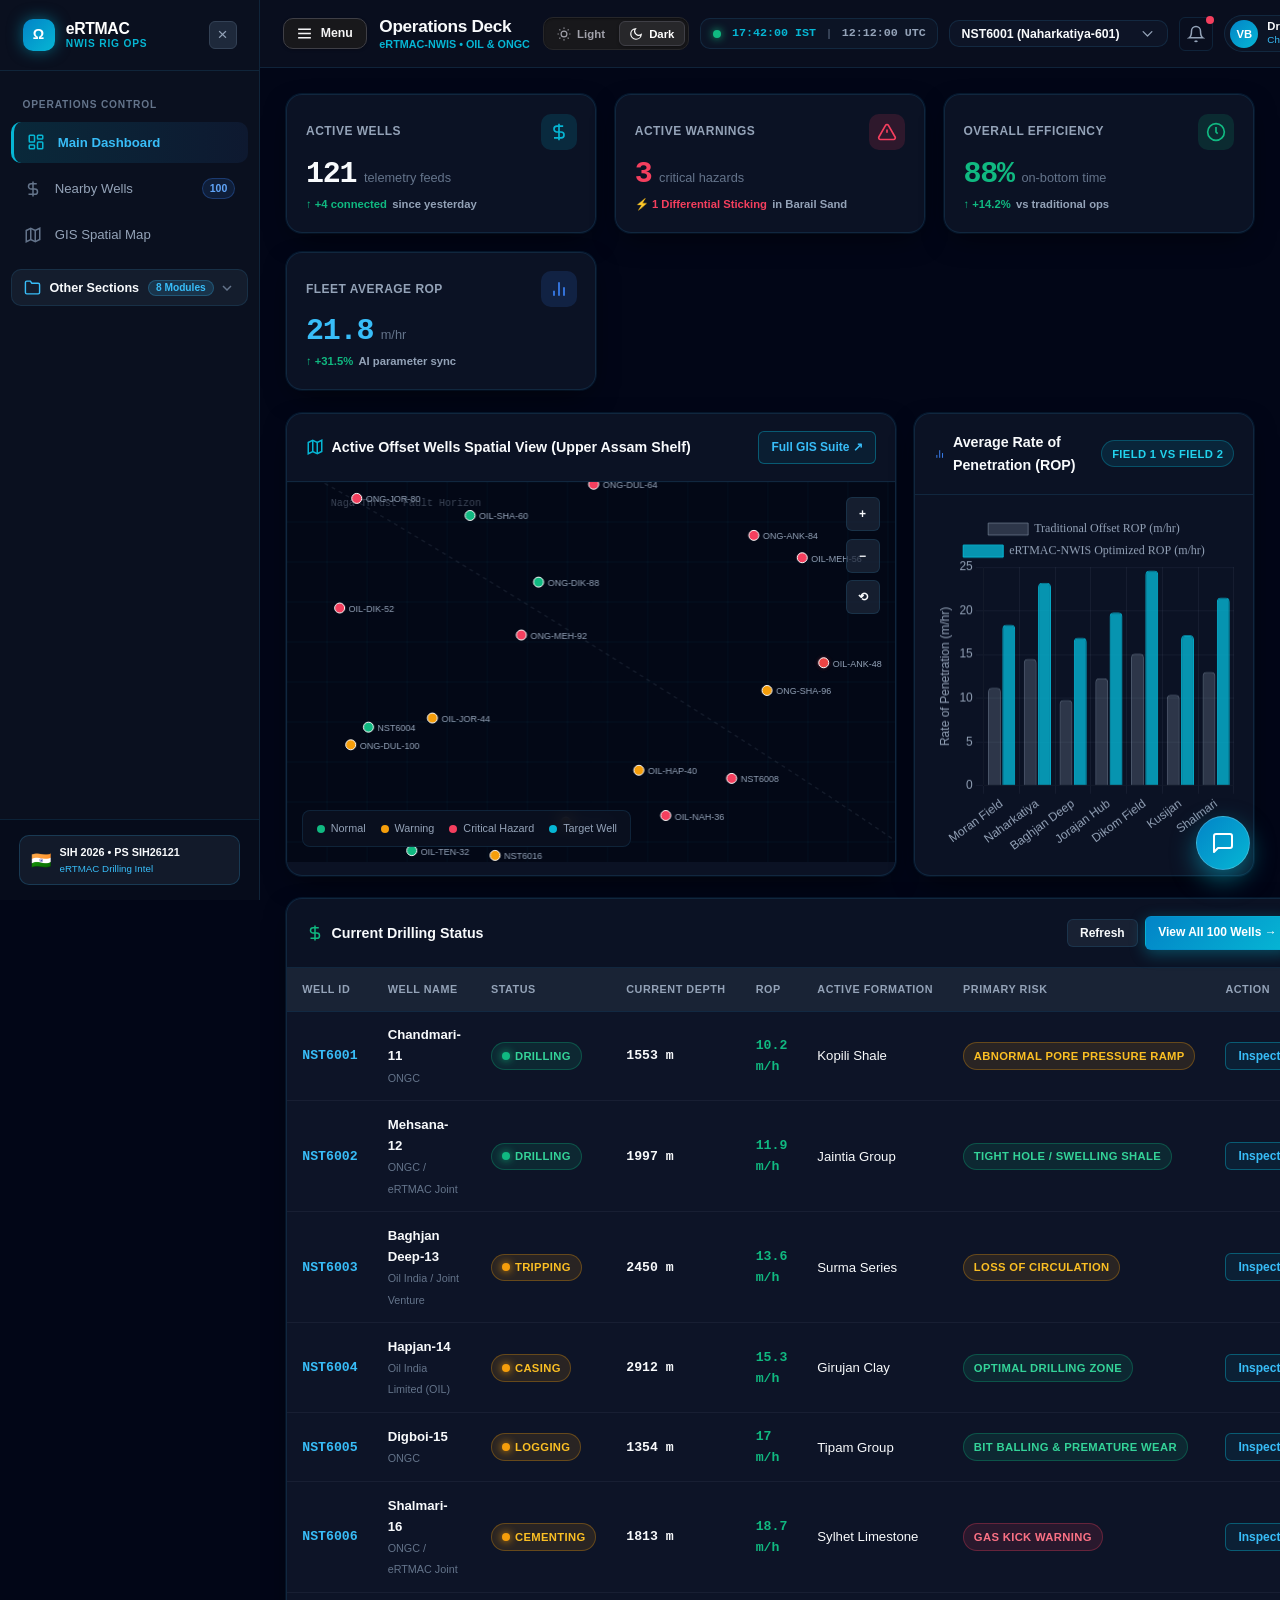
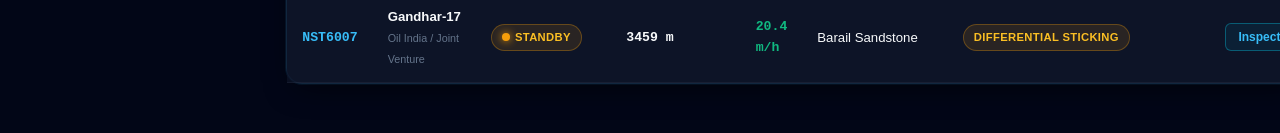
<file: dashboard.html>
<!DOCTYPE html>
<html lang="en">
<head>
  <meta charset="UTF-8">
  <meta name="viewport" content="width=device-width, initial-scale=1.0">
  <title>eRTMAC-NWIS (Main Dashboard) | Route Nexus</title>
  <meta name="description" content="eRTMAC-NWIS Main Operational Dashboard for Real-Time Offset Well Intelligence.">
  <link rel="stylesheet" href="./css/style.css">
  <link rel="stylesheet" href="./css/animations.css">
  <link rel="stylesheet" href="./css/dashboard.css">
  <script>(function(){const t=localStorage.getItem('nexus_theme')||'dark';document.documentElement.setAttribute('data-theme',t);})();</script>
</head>
<body>

  <div class="app-container">

    <!-- Professional Sidebar -->
    <aside class="sidebar" id="app-sidebar">
      <div class="sidebar-header">
        <a href="index.html" class="sidebar-brand">
          <div class="brand-icon-box" style="width: 32px; height: 32px; font-size: 0.95rem;">Ω</div>
          <div class="brand-name" style="font-size: 1.05rem;">
            <span>eRTMAC</span>
            <span class="sub">NWIS Rig Ops</span>
          </div>
        </a>
        <button class="sidebar-close-btn" id="sidebar-close-btn" title="Close Sidebar" aria-label="Close sidebar">&times;</button>
      </div>

      <div class="sidebar-menu">
        <div class="menu-category">Operations Control</div>
        <a href="dashboard.html" class="menu-item active">
          <svg viewBox="0 0 24 24" fill="none" stroke="currentColor"><rect width="7" height="9" x="3" y="3" rx="1"/><rect width="7" height="5" x="14" y="3" rx="1"/><rect width="7" height="9" x="14" y="12" rx="1"/><rect width="7" height="5" x="3" y="16" rx="1"/></svg>
          <span>Main Dashboard</span>
        </a>
        <a href="wells.html" class="menu-item">
          <svg viewBox="0 0 24 24" fill="none" stroke="currentColor"><path d="M12 2v20M17 5H9.5a3.5 3.5 0 0 0 0 7h5a3.5 3.5 0 0 1 0 7H6"/></svg>
          <span>Nearby Wells</span>
          <span class="menu-badge badge-blue">100</span>
        </a>
        <a href="map.html" class="menu-item">
          <svg viewBox="0 0 24 24" fill="none" stroke="currentColor"><polygon points="3 6 9 3 15 6 21 3 21 18 15 21 9 18 3 21"/><line x1="9" x2="9" y1="3" y2="18"/><line x1="15" x2="15" y1="6" y2="21"/></svg>
          <span>GIS Spatial Map</span>
        </a>

        <!-- Other Sections Toggle Button (Shows ONLY Operations Control by default, others on click) -->
        <button type="button" class="other-sections-toggle-btn" id="btn-toggle-other-sections" onclick="NexusApp.toggleOtherSections()" aria-expanded="false" title="Click to view Intelligence, Risk, and Decision Support modules">
          <div style="display: flex; align-items: center; gap: 0.55rem;">
            <svg class="icon-folder" viewBox="0 0 24 24" fill="none" stroke="currentColor"><path d="M22 19a2 2 0 0 1-2 2H4a2 2 0 0 1-2-2V5a2 2 0 0 1 2-2h5l2 3h9a2 2 0 0 1 2 2z"/></svg>
            <span class="other-btn-text">Other Sections</span>
          </div>
          <div style="display: flex; align-items: center; gap: 0.35rem;">
            <span class="other-count-badge">8 Modules</span>
            <svg class="icon-chevron" viewBox="0 0 24 24" fill="none" stroke="currentColor"><polyline points="6 9 12 15 18 9"/></svg>
          </div>
        </button>

        <!-- Hidden by default, expands when Other Sections button is clicked -->
        <div class="other-sections-collapse" id="sidebar-other-sections">
          <div class="menu-category">Intelligence & Risk</div>
          <a href="ai-analysis.html" class="menu-item">
            <svg viewBox="0 0 24 24" fill="none" stroke="currentColor"><path d="M12 2a10 10 0 1 0 10 10H12V2z"/><path d="M12 12 2.1 7.1"/><path d="m12 12 5-9"/></svg>
            <span>AI Analysis</span>
          </a>
          <a href="risk.html" class="menu-item">
            <svg viewBox="0 0 24 24" fill="none" stroke="currentColor"><path d="m21.73 18-8-14a2 2 0 0 0-3.48 0l-8 14A2 2 0 0 0 4 21h16a2 2 0 0 0 1.73-3Z"/><line x1="12" y1="9" x2="12" y2="13"/><line x1="12" y1="17" x2="12.01" y2="17"/></svg>
            <span>Risk Prediction</span>
            <span class="menu-badge badge-rose">Live</span>
          </a>
          <a href="reports.html" class="menu-item">
            <svg viewBox="0 0 24 24" fill="none" stroke="currentColor"><path d="M14.5 2H6a2 2 0 0 0-2 2v16a2 2 0 0 0 2 2h12a2 2 0 0 0 2-2V7.5L14.5 2z"/><polyline points="14 2 14 8 20 8"/></svg>
            <span>Historical Reports</span>
            <span class="menu-badge badge-cyan">30</span>
          </a>

          <div class="menu-category">Decision Support</div>
          <a href="alerts.html" class="menu-item">
            <svg viewBox="0 0 24 24" fill="none" stroke="currentColor"><path d="M18 8A6 6 0 0 0 6 8c0 7-3 9-3 9h18s-3-2-3-9"/><path d="M13.73 21a2 2 0 0 1-3.46 0"/></svg>
            <span>Alerts & Mitigations</span>
            <span class="menu-badge badge-amber" id="sidebar-alert-count">3</span>
          </a>
          <a href="recommendations.html" class="menu-item">
            <svg viewBox="0 0 24 24" fill="none" stroke="currentColor"><circle cx="12" cy="12" r="10"/><path d="m9 12 2 2 4-4"/></svg>
            <span>AI Recommendations</span>
          </a>
          <a href="analytics.html" class="menu-item">
            <svg viewBox="0 0 24 24" fill="none" stroke="currentColor"><line x1="18" x2="18" y1="20" y2="10"/><line x1="12" x2="12" y1="20" y2="4"/><line x1="6" x2="6" y1="20" y2="14"/></svg>
            <span>Analytics & Benchmarks</span>
          </a>
          <a href="benchmark.html" class="menu-item">
            <svg viewBox="0 0 24 24" fill="none" stroke="currentColor"><path d="M16 16v1a2 2 0 0 1-2 2H3a2 2 0 0 1-2-2V7a2 2 0 0 1 2-2h11a2 2 0 0 1 2 2v1"/><path d="M18 8h4a2 2 0 0 1 2 2v7a2 2 0 0 1-2 2h-4"/><circle cx="8" cy="12" r="2"/></svg>
            <span>Comparative Benchmark</span>
          </a>
          <a href="settings.html" class="menu-item">
            <svg viewBox="0 0 24 24" fill="none" stroke="currentColor"><path d="M12.22 2h-.44a2 2 0 0 0-2 2v.18a2 2 0 0 1-1 1.73l-.43.25a2 2 0 0 1-2 0l-.15-.08a2 2 0 0 0-2.73.73l-.22.38a2 2 0 0 0 .73 2.73l.15.1a2 2 0 0 1 1 1.72v.51a2 2 0 0 1-1 1.74l-.15.09a2 2 0 0 0-.73 2.73l.22.38a2 2 0 0 0 2.73.73l.15-.08a2 2 0 0 1 2 0l.43.25a2 2 0 0 1 1 1.73V20a2 2 0 0 0 2 2h.44a2 2 0 0 0 2-2v-.18a2 2 0 0 1 1-1.73l.43-.25a2 2 0 0 1 2 0l.15.08a2 2 0 0 0 2.73-.73l.22-.39a2 2 0 0 0-.73-2.73l-.15-.08a2 2 0 0 1-1-1.74v-.5a2 2 0 0 1 1-1.74l.15-.09a2 2 0 0 0 .73-2.73l-.22-.38a2 2 0 0 0-2.73-.73l-.15.08a2 2 0 0 1-2 0l-.43-.25a2 2 0 0 1-1-1.73V4a2 2 0 0 0-2-2z"/><circle cx="12" cy="12" r="3"/></svg>
            <span>System Settings</span>
          </a>
        </div>
      </div>

      <div class="sidebar-footer">
        <div class="sih-badge">
          <div style="font-size: 1.1rem;">🇮🇳</div>
          <div>
            <div style="font-size: 0.72rem; font-weight: 700; color: #f8fafc;">SIH 2026 • PS SIH26121</div>
            <div style="font-size: 0.65rem; color: #38bdf8;">eRTMAC Drilling Intel</div>
          </div>
        </div>
      </div>
    </aside>

    <!-- Main Content Area -->
    <div class="main-wrapper">

      <!-- Topbar Header -->
      <header class="topbar">
        <div class="topbar-left">
          <button class="sidebar-menu-btn" id="sidebar-toggle" title="Open / Close Navigation Menu" aria-label="Toggle Navigation Menu">
            <svg viewBox="0 0 24 24" fill="none" stroke="currentColor">
              <line x1="3" y1="6" x2="21" y2="6"/>
              <line x1="3" y1="12" x2="21" y2="12"/>
              <line x1="3" y1="18" x2="21" y2="18"/>
            </svg>
            <span>Menu</span>
          </button>
          <div class="page-title-box">
            <h1>Operations Deck</h1>
            <p>eRTMAC-NWIS • OIL &amp; ONGC</p>
          </div>
        </div>

        <div class="topbar-right">
          <!-- Theme Switcher: Light & Dark Mode Buttons (Neutral Black/Grey Styling - No Blue) -->
          <div class="theme-switch-group" role="group" aria-label="Theme mode selection">
            <button class="theme-switch-btn" id="btn-theme-light" onclick="NexusApp.setTheme('light')" title="Switch to Light Mode" aria-label="Light Mode">
              <svg viewBox="0 0 24 24" fill="none" stroke="currentColor" stroke-width="2">
                <circle cx="12" cy="12" r="5"/>
                <line x1="12" y1="1" x2="12" y2="3"/>
                <line x1="12" y1="21" x2="12" y2="23"/>
                <line x1="4.22" y1="4.22" x2="5.64" y2="5.64"/>
                <line x1="18.36" y1="18.36" x2="19.78" y2="19.78"/>
                <line x1="1" y1="12" x2="3" y2="12"/>
                <line x1="21" y1="12" x2="23" y2="12"/>
                <line x1="4.22" y1="19.78" x2="5.64" y2="18.36"/>
                <line x1="18.36" y1="5.64" x2="19.78" y2="4.22"/>
              </svg>
              <span>Light</span>
            </button>
            <button class="theme-switch-btn active" id="btn-theme-dark" onclick="NexusApp.setTheme('dark')" title="Switch to Dark Mode" aria-label="Dark Mode">
              <svg viewBox="0 0 24 24" fill="none" stroke="currentColor" stroke-width="2">
                <path d="M21 12.79A9 9 0 1 1 11.21 3 7 7 0 0 0 21 12.79z"/>
              </svg>
              <span>Dark</span>
            </button>
          </div>

          <!-- Live Clocks -->
          <div class="rig-clock-box">
            <span class="pulse-dot emerald"></span>
            <span class="time" id="ist-clock">17:42:00 IST</span>
            <span style="color: #64748b;">|</span>
            <span class="time" id="utc-clock" style="color: #94a3b8;">12:12:00 UTC</span>
          </div>

          <!-- Quick Well Selector -->
          <div style="display: flex; align-items: center; gap: 0.5rem;">
            <select class="input-control" id="header-well-select" style="padding: 0.35rem 2rem 0.35rem 0.75rem; font-size: 0.82rem; font-weight: 600;">
              <option value="NST6001">NST6001 (Naharkatiya-601)</option>
              <option value="OIL-BG-12">OIL-BG-12 (Baghjan Deep-4)</option>
              <option value="ONG-ANK-44">ONG-ANK-44 (Ankleshwar-44)</option>
              <option value="OIL-MOR-04">OIL-MOR-04 (Moran-04)</option>
            </select>
          </div>

          <!-- Notification Bell -->
          <a href="alerts.html" class="sidebar-toggle-btn" title="View 3 Active Warnings" style="position: relative;">
            <svg width="18" height="18" viewBox="0 0 24 24" fill="none" stroke="currentColor" stroke-width="2"><path d="M18 8A6 6 0 0 0 6 8c0 7-3 9-3 9h18s-3-2-3-9"/><path d="M13.73 21a2 2 0 0 1-3.46 0"/></svg>
            <span style="position: absolute; top: -2px; right: -2px; width: 8px; height: 8px; border-radius: 50%; background: #f43f5e;" class="animate-pulse-rose"></span>
          </a>

          <!-- User Chip -->
          <div style="display: flex; align-items: center; gap: 0.6rem; background: rgba(15, 23, 42, 0.7); border: 1px solid var(--border-color); border-radius: 20px; padding: 0.25rem 0.75rem 0.25rem 0.35rem;">
            <div style="width: 28px; height: 28px; border-radius: 50%; background: linear-gradient(135deg, #0284c7, #06b6d4); color: white; display: flex; align-items: center; justify-content: center; font-size: 0.75rem; font-weight: 800;">
              VB
            </div>
            <div style="text-align: left; font-size: 0.75rem;">
              <div style="font-weight: 700; color: #f8fafc; line-height: 1.1;">Dr. V. Barua</div>
              <div style="color: #38bdf8; font-size: 0.65rem;">Chief Supt. (OIL)</div>
            </div>
          </div>
        </div>
      </header>

      <!-- Content Area -->
      <main class="content-area">

        <!-- Top Metrics Cards (Directly matching PPT Slide 2) -->
        <div class="metrics-grid">
          <!-- Metric 1: Active Wells (121 in PPT) -->
          <div class="glass-panel metric-card">
            <div class="metric-header">
              <span class="metric-title">Active Wells</span>
              <div class="metric-icon-box" style="background: rgba(6, 182, 212, 0.15); color: #06b6d4;">
                <svg width="20" height="20" viewBox="0 0 24 24" fill="none" stroke="currentColor" stroke-width="2"><path d="M12 2v20M17 5H9.5a3.5 3.5 0 0 0 0 7h5a3.5 3.5 0 0 1 0 7H6"/></svg>
              </div>
            </div>
            <div class="metric-value-box">
              <div class="metric-value" id="active-wells-count">121</div>
              <span class="metric-unit">telemetry feeds</span>
            </div>
            <div class="metric-trend positive">
              <span>↑ +4 connected</span>
              <span style="color: #94a3b8;">since yesterday</span>
            </div>
          </div>

          <!-- Metric 2: Warnings (3 in PPT) -->
          <div class="glass-panel metric-card">
            <div class="metric-header">
              <span class="metric-title">Active Warnings</span>
              <div class="metric-icon-box" style="background: rgba(244, 63, 94, 0.15); color: #f43f5e;">
                <svg width="20" height="20" viewBox="0 0 24 24" fill="none" stroke="currentColor" stroke-width="2"><path d="m21.73 18-8-14a2 2 0 0 0-3.48 0l-8 14A2 2 0 0 0 4 21h16a2 2 0 0 0 1.73-3Z"/><line x1="12" y1="9" x2="12" y2="13"/><line x1="12" y1="17" x2="12.01" y2="17"/></svg>
              </div>
            </div>
            <div class="metric-value-box">
              <div class="metric-value" style="color: #f43f5e;">3</div>
              <span class="metric-unit">critical hazards</span>
            </div>
            <div class="metric-trend negative">
              <span>⚡ 1 Differential Sticking</span>
              <span style="color: #94a3b8;">in Barail Sand</span>
            </div>
          </div>

          <!-- Metric 3: Overall Efficiency (88% in PPT) -->
          <div class="glass-panel metric-card">
            <div class="metric-header">
              <span class="metric-title">Overall Efficiency</span>
              <div class="metric-icon-box" style="background: rgba(16, 185, 129, 0.15); color: #10b981;">
                <svg width="20" height="20" viewBox="0 0 24 24" fill="none" stroke="currentColor" stroke-width="2"><circle cx="12" cy="12" r="10"/><polyline points="12 6 12 12 14 14"/></svg>
              </div>
            </div>
            <div class="metric-value-box">
              <div class="metric-value" style="color: #10b981;">88%</div>
              <span class="metric-unit">on-bottom time</span>
            </div>
            <div class="metric-trend positive">
              <span>↑ +14.2%</span>
              <span style="color: #94a3b8;">vs traditional ops</span>
            </div>
          </div>

          <!-- Metric 4: Average ROP Benchmark -->
          <div class="glass-panel metric-card">
            <div class="metric-header">
              <span class="metric-title">Fleet Average ROP</span>
              <div class="metric-icon-box" style="background: rgba(59, 130, 246, 0.15); color: #3b82f6;">
                <svg width="20" height="20" viewBox="0 0 24 24" fill="none" stroke="currentColor" stroke-width="2"><line x1="18" x2="18" y1="20" y2="10"/><line x1="12" x2="12" y1="20" y2="4"/><line x1="6" x2="6" y1="20" y2="14"/></svg>
              </div>
            </div>
            <div class="metric-value-box">
              <div class="metric-value" style="color: #38bdf8;">21.8</div>
              <span class="metric-unit">m/hr</span>
            </div>
            <div class="metric-trend positive">
              <span>↑ +31.5%</span>
              <span style="color: #94a3b8;">AI parameter sync</span>
            </div>
          </div>
        </div>

        <!-- Middle Section: GIS Map View & ROP Comparison Chart -->
        <div class="grid-2col">
          <!-- Left: Spatial Offset GIS Map (Directly from PPT Slide 2) -->
          <div class="glass-panel" style="display: flex; flex-direction: column;">
            <div class="panel-header">
              <div class="panel-title">
                <svg width="18" height="18" viewBox="0 0 24 24" fill="none" stroke="#06b6d4" stroke-width="2"><polygon points="3 6 9 3 15 6 21 3 21 18 15 21 9 18 3 21"/><line x1="9" x2="9" y1="3" y2="18"/><line x1="15" x2="15" y1="6" y2="21"/></svg>
                <span>Active Offset Wells Spatial View (Upper Assam Shelf)</span>
              </div>
              <div class="panel-actions">
                <a href="map.html" class="btn btn-outline-cyan btn-sm">Full GIS Suite ↗</a>
              </div>
            </div>
            <div class="panel-body" style="padding: 0; position: relative; height: 380px;">
              <div id="dashboard-gis-map" style="width: 100%; height: 100%;"></div>
            </div>
          </div>

          <!-- Right: Average ROP Comparison (Directly from PPT Slide 2) -->
          <div class="glass-panel" style="display: flex; flex-direction: column;">
            <div class="panel-header">
              <div class="panel-title">
                <svg width="18" height="18" viewBox="0 0 24 24" fill="none" stroke="#3b82f6" stroke-width="2"><line x1="18" x2="18" y1="20" y2="10"/><line x1="12" x2="12" y1="20" y2="4"/><line x1="6" x2="6" y1="20" y2="14"/></svg>
                <span>Average Rate of Penetration (ROP)</span>
              </div>
              <span class="badge badge-cyan">Field 1 vs Field 2</span>
            </div>
            <div class="panel-body" style="height: 380px; position: relative;">
              <canvas id="dashboard-rop-chart"></canvas>
            </div>
          </div>
        </div>

        <!-- Lower Section: Current Drilling Status Table (Directly from PPT Slide 2) & Subsurface Log Visualizer -->
        <div class="grid-2col" style="grid-template-columns: 2.2fr 1fr;">
          
          <!-- Current Drilling Status (PPT Slide 2) -->
          <div class="glass-panel">
            <div class="panel-header">
              <div class="panel-title">
                <svg width="18" height="18" viewBox="0 0 24 24" fill="none" stroke="#10b981" stroke-width="2"><path d="M12 2v20M17 5H9.5a3.5 3.5 0 0 0 0 7h5a3.5 3.5 0 0 1 0 7H6"/></svg>
                <span>Current Drilling Status</span>
              </div>
              <div class="panel-actions">
                <button class="btn btn-secondary btn-sm" onclick="NexusApp.playSound('click'); NexusApp.showToast('Telemetry refreshed from rig floor.', 'info')">Refresh</button>
                <a href="wells.html" class="btn btn-primary btn-sm">View All 100 Wells →</a>
              </div>
            </div>

            <div class="data-table-container" style="border: none; border-radius: 0;">
              <table class="data-table" id="dashboard-wells-table">
                <thead>
                  <tr>
                    <th>Well ID</th>
                    <th>Well Name</th>
                    <th>Status</th>
                    <th>Current Depth</th>
                    <th>ROP</th>
                    <th>Active Formation</th>
                    <th>Primary Risk</th>
                    <th>Action</th>
                  </tr>
                </thead>
                <tbody id="dashboard-wells-tbody">
                  <!-- Populated dynamically via JS from mockdata.js -->
                </tbody>
              </table>
            </div>
          </div>

          <!-- Real-Time Offset Alerts Stream -->
          <div class="glass-panel" style="display: flex; flex-direction: column;">
            <div class="panel-header">
              <div class="panel-title">
                <span class="pulse-dot rose"></span>
                <span>Offset Warnings & Alerts</span>
              </div>
              <a href="alerts.html" class="btn btn-secondary btn-sm">All 50 Alerts</a>
            </div>
            <div class="panel-body" style="display: flex; flex-direction: column; gap: 0.75rem; max-height: 480px; overflow-y: auto;" id="dashboard-alerts-list">
              <!-- Populated dynamically via JS -->
            </div>
          </div>

        </div>

      </main>

    </div>
  </div>

  <!-- Scripts -->
  <script src="./js/chart.min.js"></script>
  <script src="./js/mockdata.js"></script>
  <script src="./js/charts.js"></script>
  <script src="./js/map.js"></script>
  <script src="./js/app.js"></script>
  <script src="./js/chatbot.js"></script>

  <script>
    document.addEventListener('DOMContentLoaded', () => {
      // 1. Initialize GIS Mini Map
      const map = new NexusGISMap('dashboard-gis-map', {
        scale: 1400,
        onWellSelect: (well) => {
          NexusApp.openWellDetail(well.id);
        }
      });

      // 2. Initialize ROP Chart (PPT Slide 2)
      NexusCharts.initROPComparisonChart('dashboard-rop-chart');

      // 3. Populate Current Drilling Status Table (Matching PPT Slide 2: NST6001, NST6002, NST6004, NST6006, NST6033, etc.)
      const tbody = document.getElementById('dashboard-wells-tbody');
      const sampleWells = window.NexusData.wells.slice(0, 7);

      tbody.innerHTML = sampleWells.map(w => `
        <tr>
          <td style="font-weight: 700; color: #38bdf8; font-family: var(--font-mono);">${w.id}</td>
          <td><strong>${w.name}</strong><br><span style="font-size: 0.72rem; color: #64748b;">${w.operator}</span></td>
          <td>
            <span class="badge ${w.status === 'Drilling' ? 'badge-emerald' : 'badge-amber'}">
              <span class="pulse-dot ${w.status === 'Drilling' ? 'emerald' : 'amber'}"></span>
              ${w.status}
            </span>
          </td>
          <td style="font-family: var(--font-mono); font-weight: 600;">${w.currentDepth} m</td>
          <td style="color: #10b981; font-weight: 700; font-family: var(--font-mono);">${w.rop} m/h</td>
          <td>${w.formation}</td>
          <td>
            <span class="badge ${w.riskLevel === 'Critical' ? 'badge-rose' : (w.riskLevel === 'High' ? 'badge-amber' : 'badge-emerald')}">
              ${w.primaryRisk}
            </span>
          </td>
          <td>
            <button class="btn btn-outline-cyan btn-sm" onclick="NexusApp.openWellDetail('${w.id}')">Inspect</button>
          </td>
        </tr>
      `).join('');

      // 4. Populate Top Alerts Feed
      const alertsContainer = document.getElementById('dashboard-alerts-list');
      const sampleAlerts = window.NexusData.alerts.slice(0, 4);

      alertsContainer.innerHTML = sampleAlerts.map(a => `
        <div style="background: rgba(15, 23, 42, 0.7); border-left: 3px solid ${a.severity === 'Critical' ? '#f43f5e' : '#f59e0b'}; border-radius: 6px; padding: 0.75rem; font-size: 0.8rem;">
          <div style="display: flex; justify-content: space-between; align-items: center; margin-bottom: 0.25rem;">
            <strong style="color: #f8fafc;">${a.title}</strong>
            <span style="font-size: 0.7rem; color: #94a3b8;">${a.timestamp}</span>
          </div>
          <div style="color: #94a3b8; font-size: 0.75rem; margin-bottom: 0.4rem;">
            Depth: <strong style="color: #38bdf8;">${a.depth}</strong> • Formation: <strong>${a.formation}</strong>
          </div>
          <div style="color: #cbd5e1; font-size: 0.72rem; line-height: 1.4; background: rgba(2, 6, 23, 0.5); padding: 0.4rem 0.6rem; border-radius: 4px;">
            Action: ${a.recommendedAction}
          </div>
        </div>
      `).join('');

      // Header well selector listener
      document.getElementById('header-well-select').addEventListener('change', (e) => {
        NexusApp.openWellDetail(e.target.value);
      });
    });
  </script>
</body>
</html>
</file>
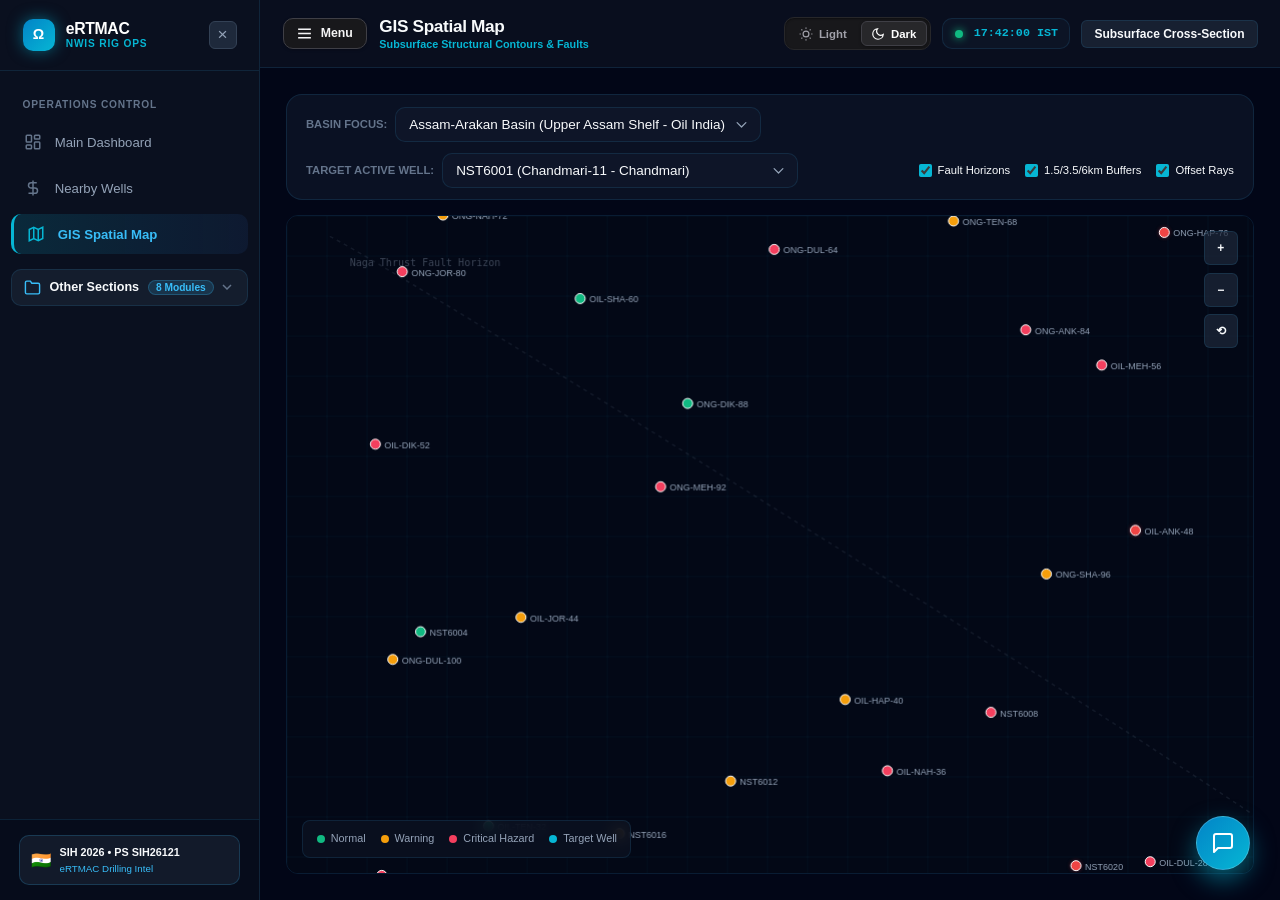
<file: map.html>
<!DOCTYPE html>
<html lang="en">
<head>
  <meta charset="UTF-8">
  <meta name="viewport" content="width=device-width, initial-scale=1.0">
  <title>Spatial GIS Subsurface Map | eRTMAC-NWIS</title>
  <meta name="description" content="Subsurface GIS mapping and offset well correlation suite.">
  <link rel="stylesheet" href="./css/style.css">
  <link rel="stylesheet" href="./css/animations.css">
  <link rel="stylesheet" href="./css/dashboard.css">
  <script>(function(){const t=localStorage.getItem('nexus_theme')||'dark';document.documentElement.setAttribute('data-theme',t);})();</script>
</head>
<body>

  <div class="app-container">

    <!-- Sidebar -->
    <aside class="sidebar">
      <div class="sidebar-header">
        <a href="index.html" class="sidebar-brand">
          <div class="brand-icon-box" style="width: 32px; height: 32px; font-size: 0.95rem;">Ω</div>
          <div class="brand-name" style="font-size: 1.05rem;">
            <span>eRTMAC</span>
            <span class="sub">NWIS Rig Ops</span>
          </div>
        </a>
        <button class="sidebar-close-btn" id="sidebar-close-btn" title="Close Sidebar" aria-label="Close sidebar">&times;</button>
      </div>

      <div class="sidebar-menu">
        <div class="menu-category">Operations Control</div>
        <a href="dashboard.html" class="menu-item">
          <svg viewBox="0 0 24 24" fill="none" stroke="currentColor"><rect width="7" height="9" x="3" y="3" rx="1"/><rect width="7" height="5" x="14" y="3" rx="1"/><rect width="7" height="9" x="14" y="12" rx="1"/><rect width="7" height="5" x="3" y="16" rx="1"/></svg>
          <span>Main Dashboard</span>
        </a>
        <a href="wells.html" class="menu-item">
          <svg viewBox="0 0 24 24" fill="none" stroke="currentColor"><path d="M12 2v20M17 5H9.5a3.5 3.5 0 0 0 0 7h5a3.5 3.5 0 0 1 0 7H6"/></svg>
          <span>Nearby Wells</span>
        </a>
        <a href="map.html" class="menu-item active">
          <svg viewBox="0 0 24 24" fill="none" stroke="currentColor"><polygon points="3 6 9 3 15 6 21 3 21 18 15 21 9 18 3 21"/><line x1="9" x2="9" y1="3" y2="18"/><line x1="15" x2="15" y1="6" y2="21"/></svg>
          <span>GIS Spatial Map</span>
        </a>

        <!-- Other Sections Toggle Button -->
        <button type="button" class="other-sections-toggle-btn" id="btn-toggle-other-sections" onclick="NexusApp.toggleOtherSections()" aria-expanded="false" title="Click to view Intelligence, Risk, and Decision Support modules">
          <div style="display: flex; align-items: center; gap: 0.55rem;">
            <svg class="icon-folder" viewBox="0 0 24 24" fill="none" stroke="currentColor"><path d="M22 19a2 2 0 0 1-2 2H4a2 2 0 0 1-2-2V5a2 2 0 0 1 2-2h5l2 3h9a2 2 0 0 1 2 2z"/></svg>
            <span class="other-btn-text">Other Sections</span>
          </div>
          <div style="display: flex; align-items: center; gap: 0.35rem;">
            <span class="other-count-badge">8 Modules</span>
            <svg class="icon-chevron" viewBox="0 0 24 24" fill="none" stroke="currentColor"><polyline points="6 9 12 15 18 9"/></svg>
          </div>
        </button>

        <!-- Hidden by default, expands when clicked -->
        <div class="other-sections-collapse" id="sidebar-other-sections">
          <div class="menu-category">Intelligence & Risk</div>
          <a href="ai-analysis.html" class="menu-item">
            <svg viewBox="0 0 24 24" fill="none" stroke="currentColor"><path d="M12 2a10 10 0 1 0 10 10H12V2z"/><path d="M12 12 2.1 7.1"/><path d="m12 12 5-9"/></svg>
            <span>AI Analysis</span>
          </a>
          <a href="risk.html" class="menu-item">
            <svg viewBox="0 0 24 24" fill="none" stroke="currentColor"><path d="m21.73 18-8-14a2 2 0 0 0-3.48 0l-8 14A2 2 0 0 0 4 21h16a2 2 0 0 0 1.73-3Z"/><line x1="12" y1="9" x2="12" y2="13"/><line x1="12" y1="17" x2="12.01" y2="17"/></svg>
            <span>Risk Prediction</span>
          </a>
          <a href="reports.html" class="menu-item">
            <svg viewBox="0 0 24 24" fill="none" stroke="currentColor"><path d="M14.5 2H6a2 2 0 0 0-2 2v16a2 2 0 0 0 2 2h12a2 2 0 0 0 2-2V7.5L14.5 2z"/><polyline points="14 2 14 8 20 8"/></svg>
            <span>Historical Reports</span>
          </a>

          <div class="menu-category">Decision Support</div>
          <a href="alerts.html" class="menu-item">
            <svg viewBox="0 0 24 24" fill="none" stroke="currentColor"><path d="M18 8A6 6 0 0 0 6 8c0 7-3 9-3 9h18s-3-2-3-9"/><path d="M13.73 21a2 2 0 0 1-3.46 0"/></svg>
            <span>Alerts & Mitigations</span>
          </a>
          <a href="recommendations.html" class="menu-item">
            <svg viewBox="0 0 24 24" fill="none" stroke="currentColor"><circle cx="12" cy="12" r="10"/><path d="m9 12 2 2 4-4"/></svg>
            <span>AI Recommendations</span>
          </a>
          <a href="analytics.html" class="menu-item">
            <svg viewBox="0 0 24 24" fill="none" stroke="currentColor"><line x1="18" x2="18" y1="20" y2="10"/><line x1="12" x2="12" y1="20" y2="4"/><line x1="6" x2="6" y1="20" y2="14"/></svg>
            <span>Analytics & Benchmarks</span>
          </a>
          <a href="benchmark.html" class="menu-item">
            <svg viewBox="0 0 24 24" fill="none" stroke="currentColor"><path d="M16 16v1a2 2 0 0 1-2 2H3a2 2 0 0 1-2-2V7a2 2 0 0 1 2-2h11a2 2 0 0 1 2 2v1"/><path d="M18 8h4a2 2 0 0 1 2 2v7a2 2 0 0 1-2 2h-4"/><circle cx="8" cy="12" r="2"/></svg>
            <span>Comparative Benchmark</span>
          </a>
          <a href="settings.html" class="menu-item">
            <svg viewBox="0 0 24 24" fill="none" stroke="currentColor"><path d="M12.22 2h-.44a2 2 0 0 0-2 2v.18a2 2 0 0 1-1 1.73l-.43.25a2 2 0 0 1-2 0l-.15-.08a2 2 0 0 0-2.73.73l-.22.38a2 2 0 0 0 .73 2.73l.15.1a2 2 0 0 1 1 1.72v.51a2 2 0 0 1-1 1.74l-.15.09a2 2 0 0 0-.73 2.73l.22.38a2 2 0 0 0 2.73.73l.15-.08a2 2 0 0 1 2 0l.43.25a2 2 0 0 1 1 1.73V20a2 2 0 0 0 2 2h.44a2 2 0 0 0 2-2v-.18a2 2 0 0 1 1-1.73l.43-.25a2 2 0 0 1 2 0l.15.08a2 2 0 0 0 2.73-.73l.22-.39a2 2 0 0 0-.73-2.73l-.15-.08a2 2 0 0 1-1-1.74v-.5a2 2 0 0 1 1-1.74l.15-.09a2 2 0 0 0 .73-2.73l-.22-.38a2 2 0 0 0-2.73-.73l-.15.08a2 2 0 0 1-2 0l-.43-.25a2 2 0 0 1-1-1.73V4a2 2 0 0 0-2-2z"/><circle cx="12" cy="12" r="3"/></svg>
            <span>System Settings</span>
          </a>
        </div>
      </div>

      <div class="sidebar-footer">
        <div class="sih-badge">
          <div style="font-size: 1.1rem;">🇮🇳</div>
          <div>
            <div style="font-size: 0.72rem; font-weight: 700; color: #f8fafc;">SIH 2026 • PS SIH26121</div>
            <div style="font-size: 0.65rem; color: #38bdf8;">eRTMAC Drilling Intel</div>
          </div>
        </div>
      </div>
    </aside>

    <!-- Main Wrapper -->
    <div class="main-wrapper">
      <header class="topbar">
        <div class="topbar-left">
          <button class="sidebar-menu-btn" id="sidebar-toggle" title="Open / Close Navigation Menu" aria-label="Toggle Navigation Menu">
            <svg viewBox="0 0 24 24" fill="none" stroke="currentColor">
              <line x1="3" y1="6" x2="21" y2="6"/>
              <line x1="3" y1="12" x2="21" y2="12"/>
              <line x1="3" y1="18" x2="21" y2="18"/>
            </svg>
            <span>Menu</span>
          </button>
          <div class="page-title-box">
            <h1>GIS Spatial Map</h1>
            <p>Subsurface Structural Contours &amp; Faults</p>
          </div>
        </div>
        <div class="topbar-right">
          <!-- Theme Switcher: Light & Dark Mode Buttons -->
          <div class="theme-switch-group" role="group" aria-label="Theme mode selection">
            <button class="theme-switch-btn" id="btn-theme-light" onclick="NexusApp.setTheme('light')" title="Switch to Light Mode" aria-label="Light Mode">
              <svg viewBox="0 0 24 24" fill="none" stroke="currentColor" stroke-width="2">
                <circle cx="12" cy="12" r="5"/>
                <line x1="12" y1="1" x2="12" y2="3"/>
                <line x1="12" y1="21" x2="12" y2="23"/>
                <line x1="4.22" y1="4.22" x2="5.64" y2="5.64"/>
                <line x1="18.36" y1="18.36" x2="19.78" y2="19.78"/>
                <line x1="1" y1="12" x2="3" y2="12"/>
                <line x1="21" y1="12" x2="23" y2="12"/>
                <line x1="4.22" y1="19.78" x2="5.64" y2="18.36"/>
                <line x1="18.36" y1="5.64" x2="19.78" y2="4.22"/>
              </svg>
              <span>Light</span>
            </button>
            <button class="theme-switch-btn active" id="btn-theme-dark" onclick="NexusApp.setTheme('dark')" title="Switch to Dark Mode" aria-label="Dark Mode">
              <svg viewBox="0 0 24 24" fill="none" stroke="currentColor" stroke-width="2">
                <path d="M21 12.79A9 9 0 1 1 11.21 3 7 7 0 0 0 21 12.79z"/>
              </svg>
              <span>Dark</span>
            </button>
          </div>

          <div class="rig-clock-box">
            <span class="pulse-dot emerald"></span>
            <span class="time" id="ist-clock">17:42:00 IST</span>
          </div>
          <button class="btn btn-secondary btn-sm" id="cross-section-toggle-btn">Subsurface Cross-Section</button>
        </div>
      </header>

      <main class="content-area" style="display: flex; flex-direction: column; gap: 1rem; height: calc(100vh - 88px);">

        <!-- GIS Layer Controls Header -->
        <div class="filter-bar" style="margin-bottom: 0; padding: 0.75rem 1.25rem;">
          <div class="filter-group">
            <label>Basin Focus:</label>
            <select id="map-basin-select" class="input-control" style="width: auto;">
              <option value="assam">Assam-Arakan Basin (Upper Assam Shelf - Oil India)</option>
              <option value="cambay">Cambay Basin (Gujarat - ONGC)</option>
              <option value="kg">Krishna-Godavari Deepwater (ONGC Joint)</option>
            </select>
          </div>

          <div class="filter-group">
            <label>Target Active Well:</label>
            <select id="map-target-well-select" class="input-control" style="width: auto;">
              <!-- Populated dynamically -->
            </select>
          </div>

          <div style="display: flex; align-items: center; gap: 1rem; margin-left: auto; font-size: 0.75rem;">
            <label style="display: flex; align-items: center; gap: 0.4rem; cursor: pointer;">
              <input type="checkbox" id="layer-faults" checked style="accent-color: #06b6d4;"> Fault Horizons
            </label>
            <label style="display: flex; align-items: center; gap: 0.4rem; cursor: pointer;">
              <input type="checkbox" id="layer-buffers" checked style="accent-color: #06b6d4;"> 1.5/3.5/6km Buffers
            </label>
            <label style="display: flex; align-items: center; gap: 0.4rem; cursor: pointer;">
              <input type="checkbox" id="layer-rays" checked style="accent-color: #06b6d4;"> Offset Rays
            </label>
          </div>
        </div>

        <!-- Full Height GIS Map Container -->
        <div style="flex: 1; min-height: 480px; position: relative; border-radius: 12px; overflow: hidden; border: 1px solid var(--border-color);">
          <div id="full-gis-map" style="width: 100%; height: 100%;"></div>

          <!-- Geological Cross-Section Floating Card Modal (Collapsible) -->
          <div id="cross-section-panel" style="display: none; position: absolute; bottom: 1.5rem; right: 1.5rem; width: 440px; background: rgba(11, 17, 32, 0.95); backdrop-filter: blur(16px); border: 1px solid var(--border-highlight); border-radius: 12px; padding: 1.25rem; box-shadow: 0 20px 40px rgba(0,0,0,0.9); z-index: 40;">
            <div style="display: flex; justify-content: space-between; align-items: center; margin-bottom: 0.75rem;">
              <div style="font-weight: 700; color: #38bdf8; font-size: 0.9rem;">Subsurface Stratigraphic Slice</div>
              <button id="close-cross-btn" style="background: transparent; border: none; color: #94a3b8; font-size: 1.1rem; cursor: pointer;">&times;</button>
            </div>
            <div style="font-size: 0.75rem; color: #94a3b8; margin-bottom: 0.75rem;">
              Correlating target well NST-6001 with offset well OIL-MOR-04 across 3.4 km lateral span:
            </div>
            <div style="display: flex; flex-direction: column; gap: 0.35rem; font-size: 0.75rem;">
              <div style="background: #1e293b; padding: 0.4rem 0.6rem; border-radius: 4px; display: flex; justify-content: space-between;">
                <span>0 – 950m: Alluvium / Dhekiajuli</span>
                <span style="color: #10b981;">Low Hazard</span>
              </div>
              <div style="background: #1e293b; padding: 0.4rem 0.6rem; border-radius: 4px; display: flex; justify-content: space-between;">
                <span>950 – 1850m: Girujan Clay</span>
                <span style="color: #38bdf8;">Washout Risk</span>
              </div>
              <div style="background: #1e293b; padding: 0.4rem 0.6rem; border-radius: 4px; display: flex; justify-content: space-between;">
                <span>1850 – 2750m: Tipam Sandstone</span>
                <span style="color: #f59e0b;">Lost Circulation 220bbl</span>
              </div>
              <div style="background: #1e293b; padding: 0.4rem 0.6rem; border-radius: 4px; display: flex; justify-content: space-between;">
                <span>2750 – 3400m: Surma Series</span>
                <span style="color: #f43f5e;">Swelling Shale 12.4 PPG</span>
              </div>
              <div style="background: #1e293b; padding: 0.4rem 0.6rem; border-radius: 4px; display: flex; justify-content: space-between; border-left: 3px solid #06b6d4;">
                <span style="font-weight: 700; color: #f8fafc;">3400m+: Barail Pay Sand</span>
                <span style="color: #06b6d4; font-weight: 700;">Target Reservoir</span>
              </div>
            </div>
          </div>
        </div>

      </main>
    </div>
  </div>

  <!-- Scripts -->
  <script src="./js/mockdata.js"></script>
  <script src="./js/map.js"></script>
  <script src="./js/app.js"></script>
  <script src="./js/chatbot.js"></script>

  <script>
    document.addEventListener('DOMContentLoaded', () => {
      const targetSelect = document.getElementById('map-target-well-select');
      const wells = window.NexusData.wells;

      // Populate target well selector
      targetSelect.innerHTML = wells.map(w => `
        <option value="${w.id}">${w.id} (${w.name} - ${w.field})</option>
      `).join('');

      let map = new NexusGISMap('full-gis-map', {
        scale: 2200,
        onWellSelect: (well) => {
          targetSelect.value = well.id;
          NexusApp.openWellDetail(well.id);
        }
      });

      targetSelect.addEventListener('change', (e) => {
        map.selectWell(e.target.value);
      });

      // Layer checkboxes
      document.getElementById('layer-faults').addEventListener('change', (e) => {
        map.options.showContours = e.target.checked;
        map.render();
      });
      document.getElementById('layer-buffers').addEventListener('change', (e) => {
        map.options.showBufferRings = e.target.checked;
        map.render();
      });
      document.getElementById('layer-rays').addEventListener('change', (e) => {
        map.options.showOffsetLines = e.target.checked;
        map.render();
      });

      // Basin Switcher
      document.getElementById('map-basin-select').addEventListener('change', (e) => {
        const val = e.target.value;
        if (val === 'assam') {
          map.options.centerLat = 27.28;
          map.options.centerLng = 95.32;
        } else if (val === 'cambay') {
          map.options.centerLat = 21.65;
          map.options.centerLng = 72.98;
        } else {
          map.options.centerLat = 16.48;
          map.options.centerLng = 82.15;
        }
        map.zoom = 1;
        map.panX = 0;
        map.panY = 0;
        map.render();
        NexusApp.playSound('click');
        NexusApp.showToast(`Switched map projection to ${e.target.options[e.target.selectedIndex].text}.`, 'info');
      });

      // Cross-section modal
      const crossPanel = document.getElementById('cross-section-panel');
      const toggleCrossBtn = document.getElementById('cross-section-toggle-btn');
      const closeCrossBtn = document.getElementById('close-cross-btn');

      toggleCrossBtn.addEventListener('click', () => {
        crossPanel.style.display = crossPanel.style.display === 'none' ? 'block' : 'none';
        NexusApp.playSound('click');
      });
      closeCrossBtn.addEventListener('click', () => {
        crossPanel.style.display = 'none';
      });
    });
  </script>
</body>
</html>
</file>
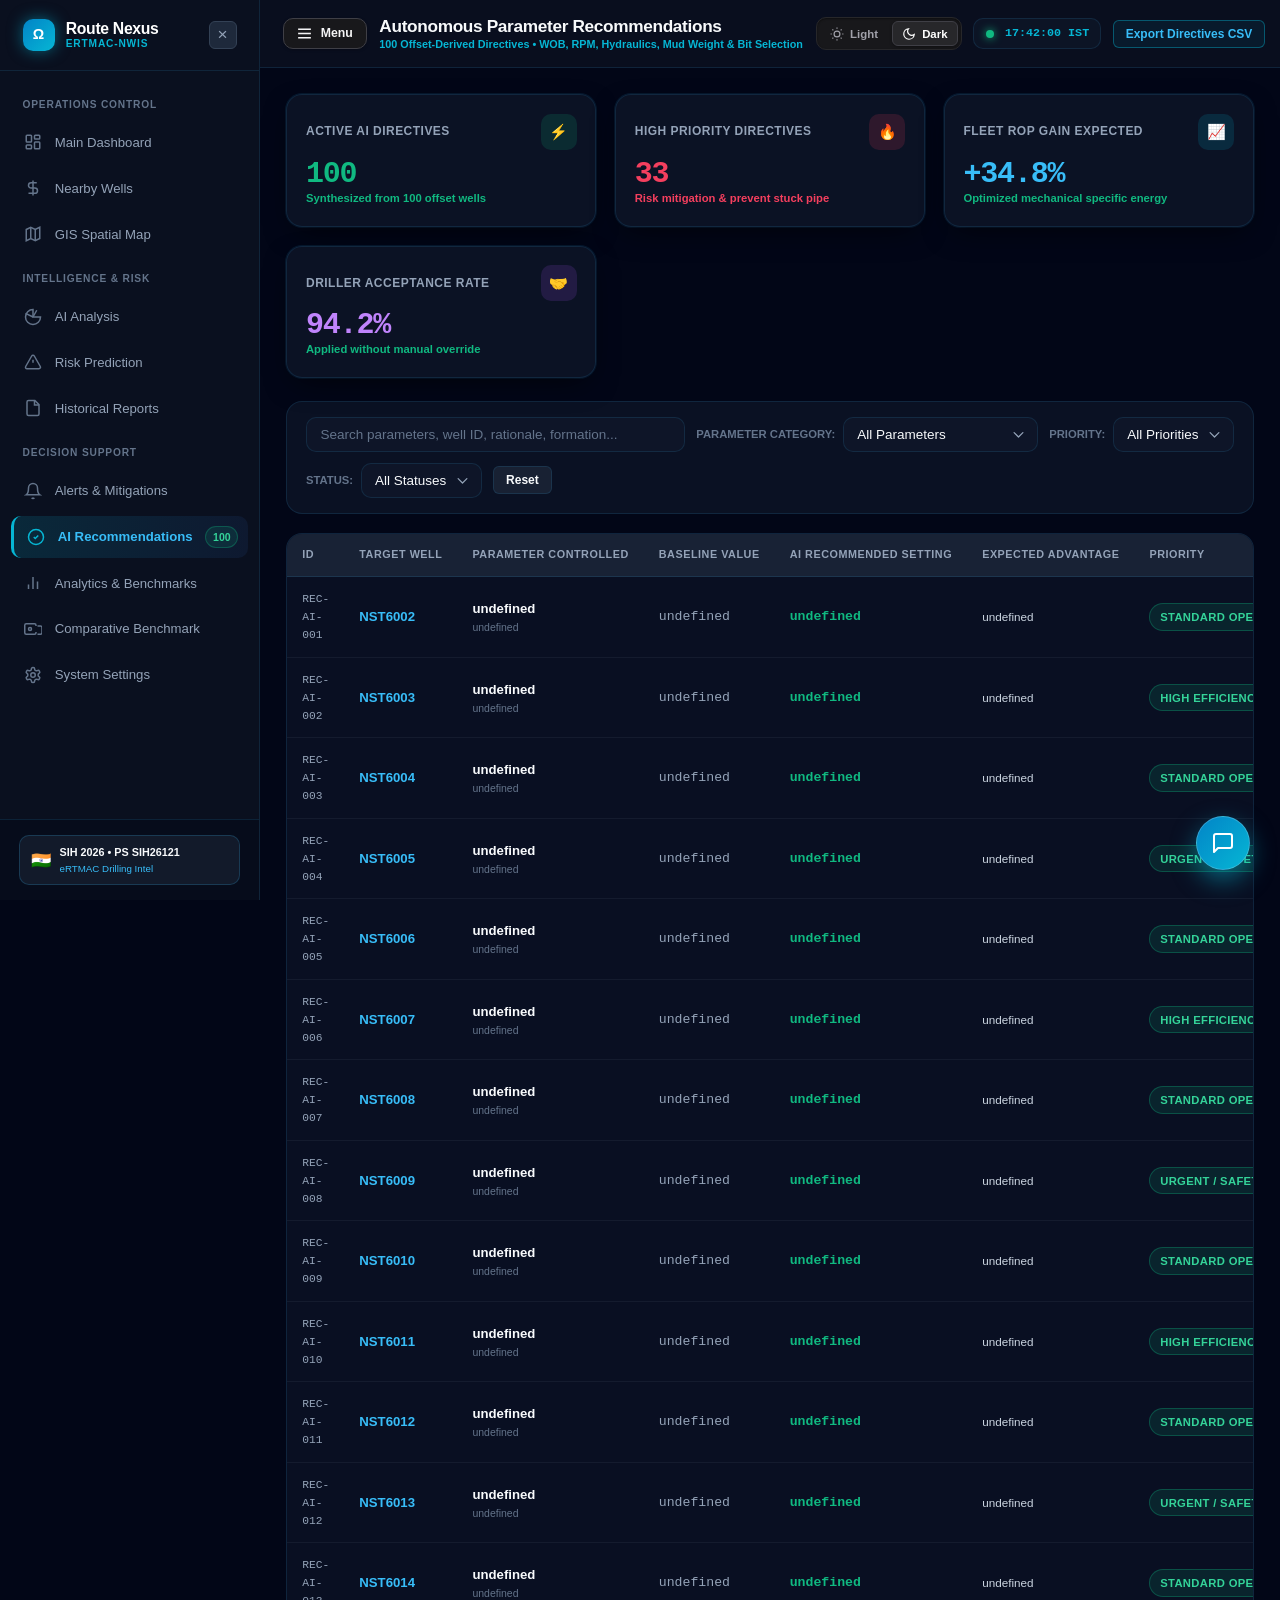
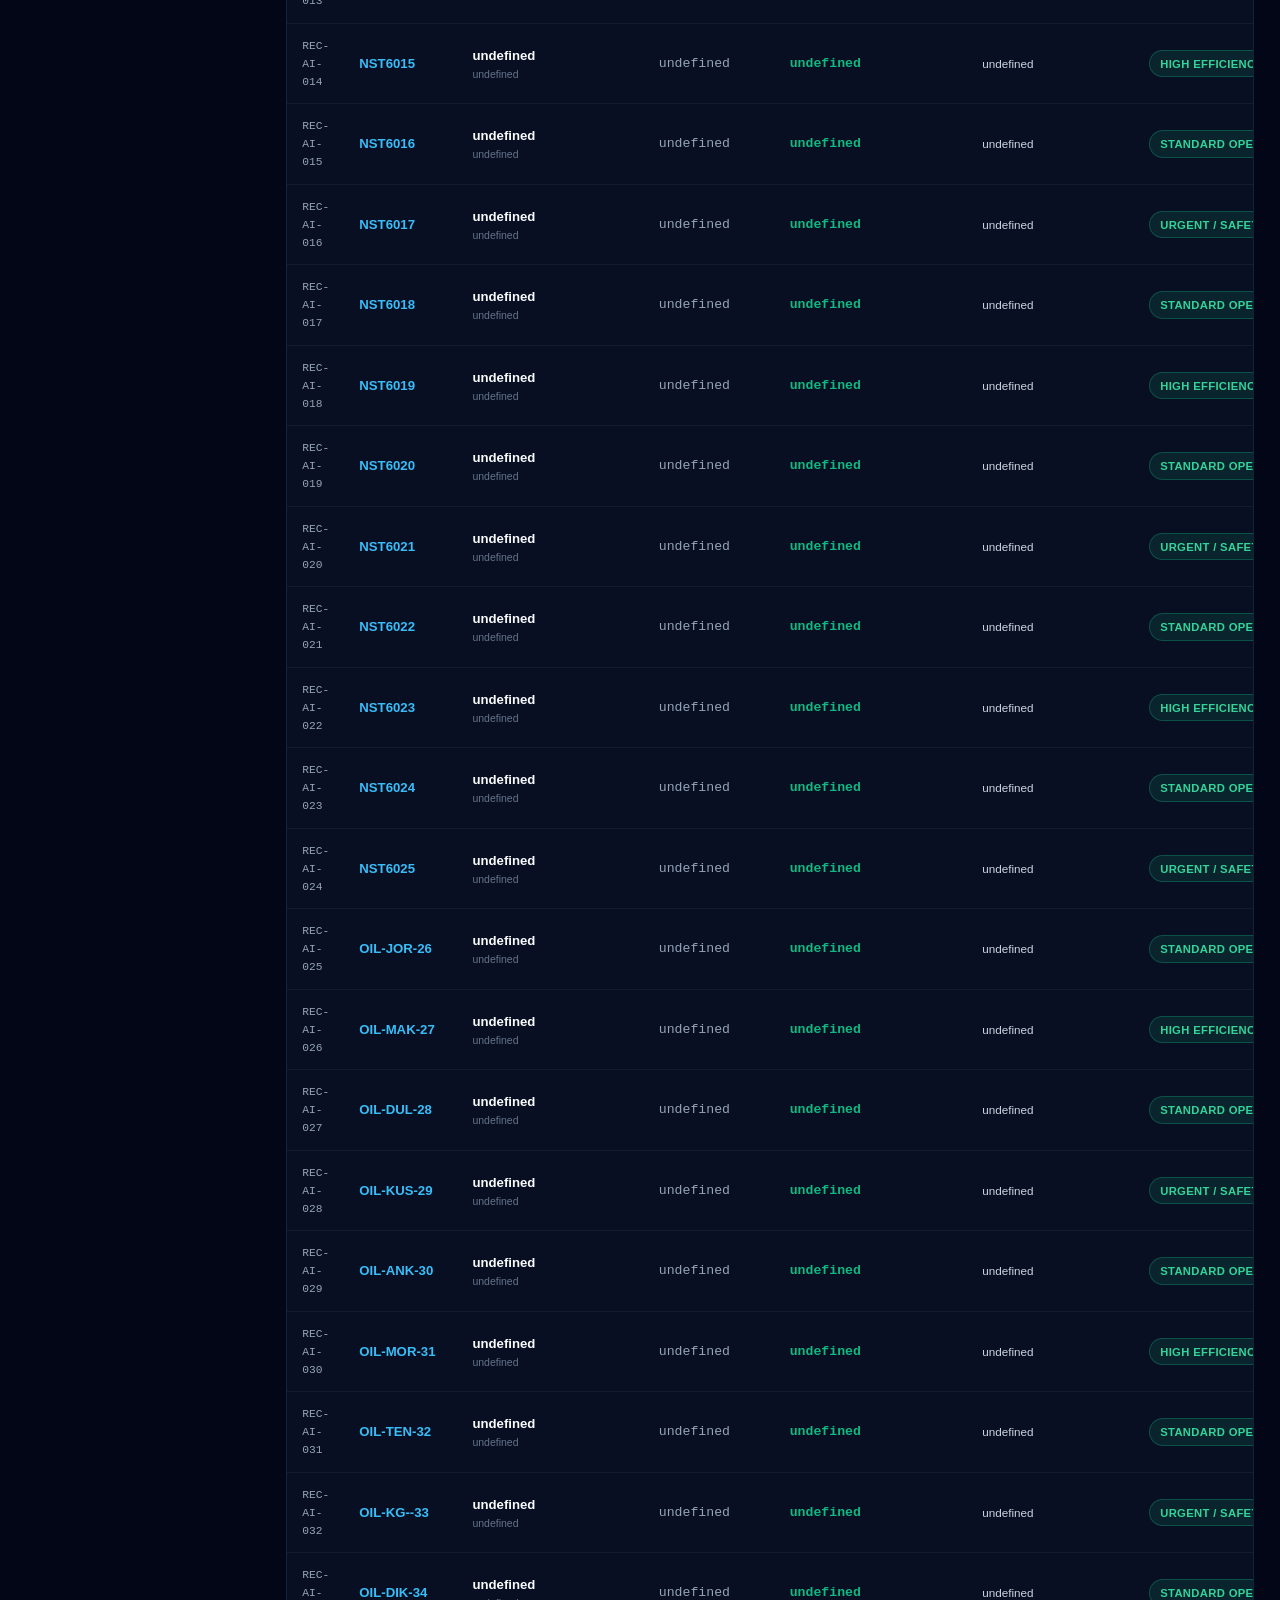
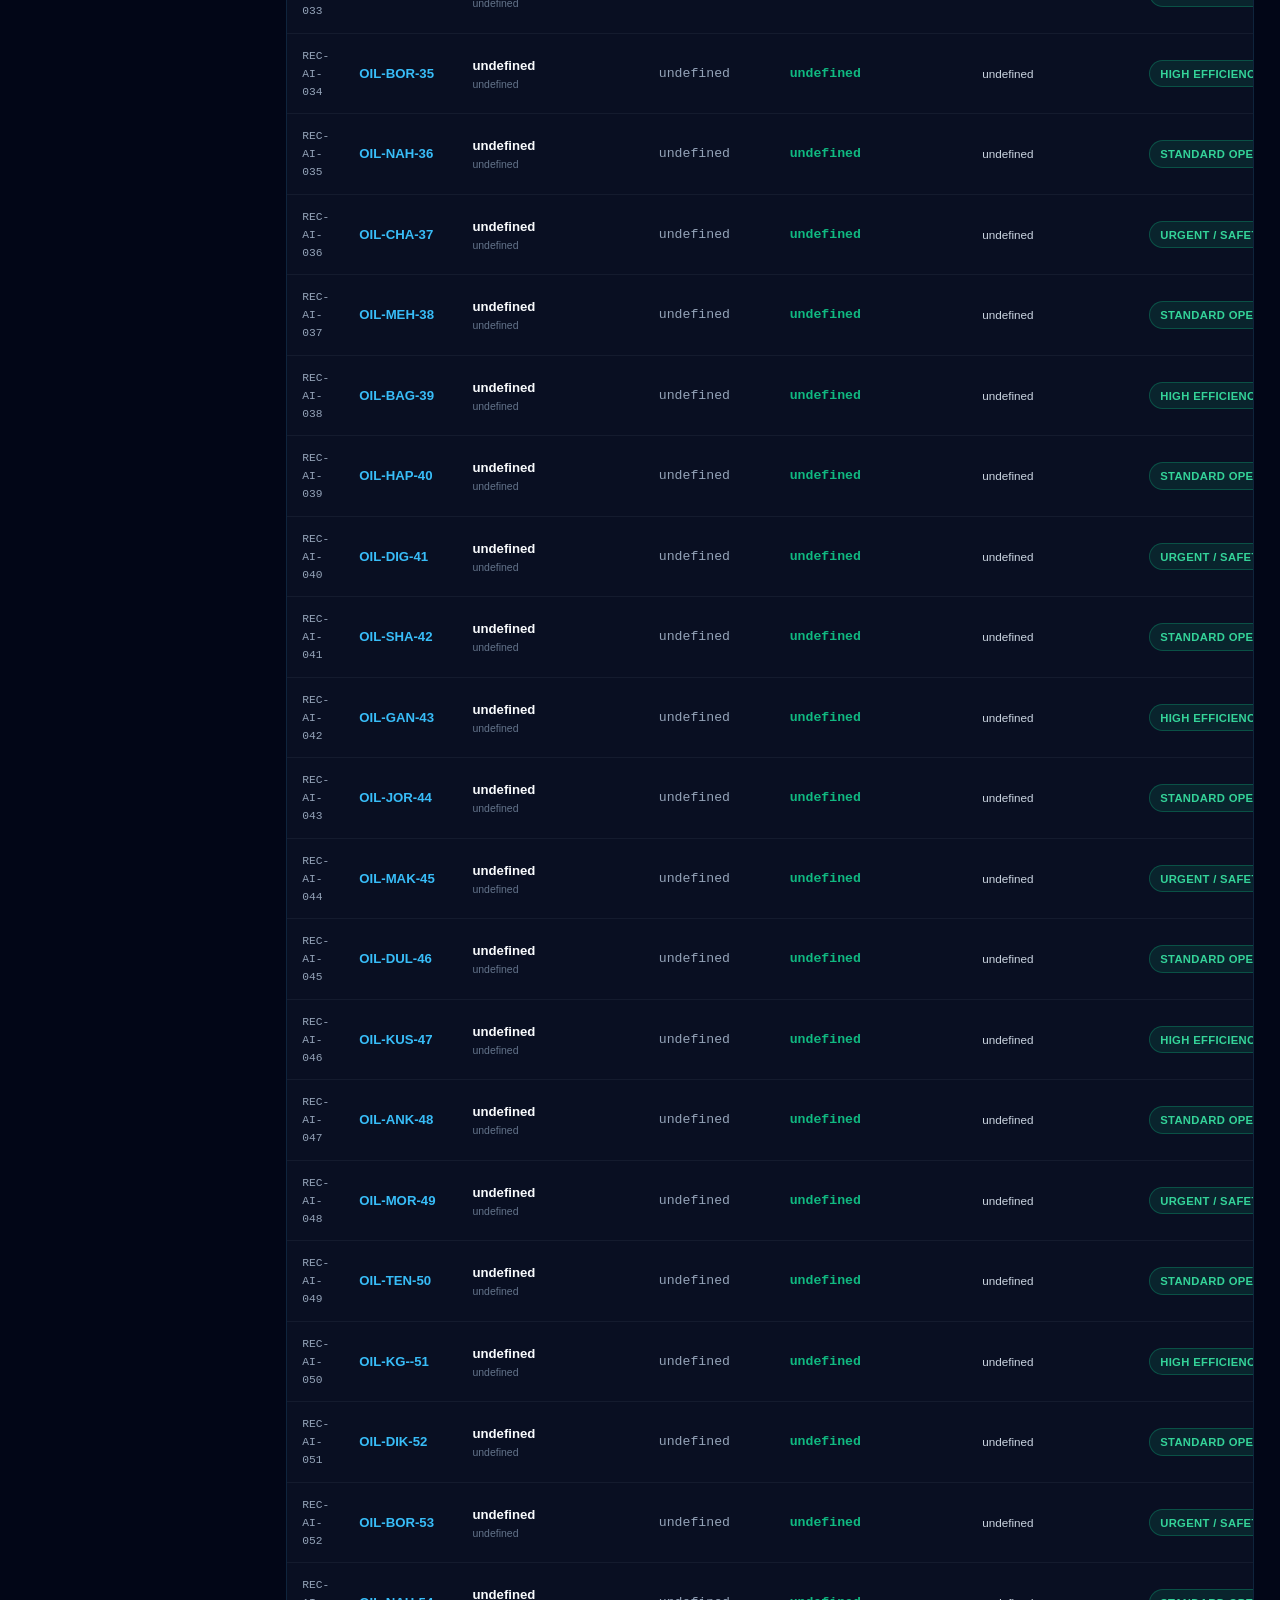
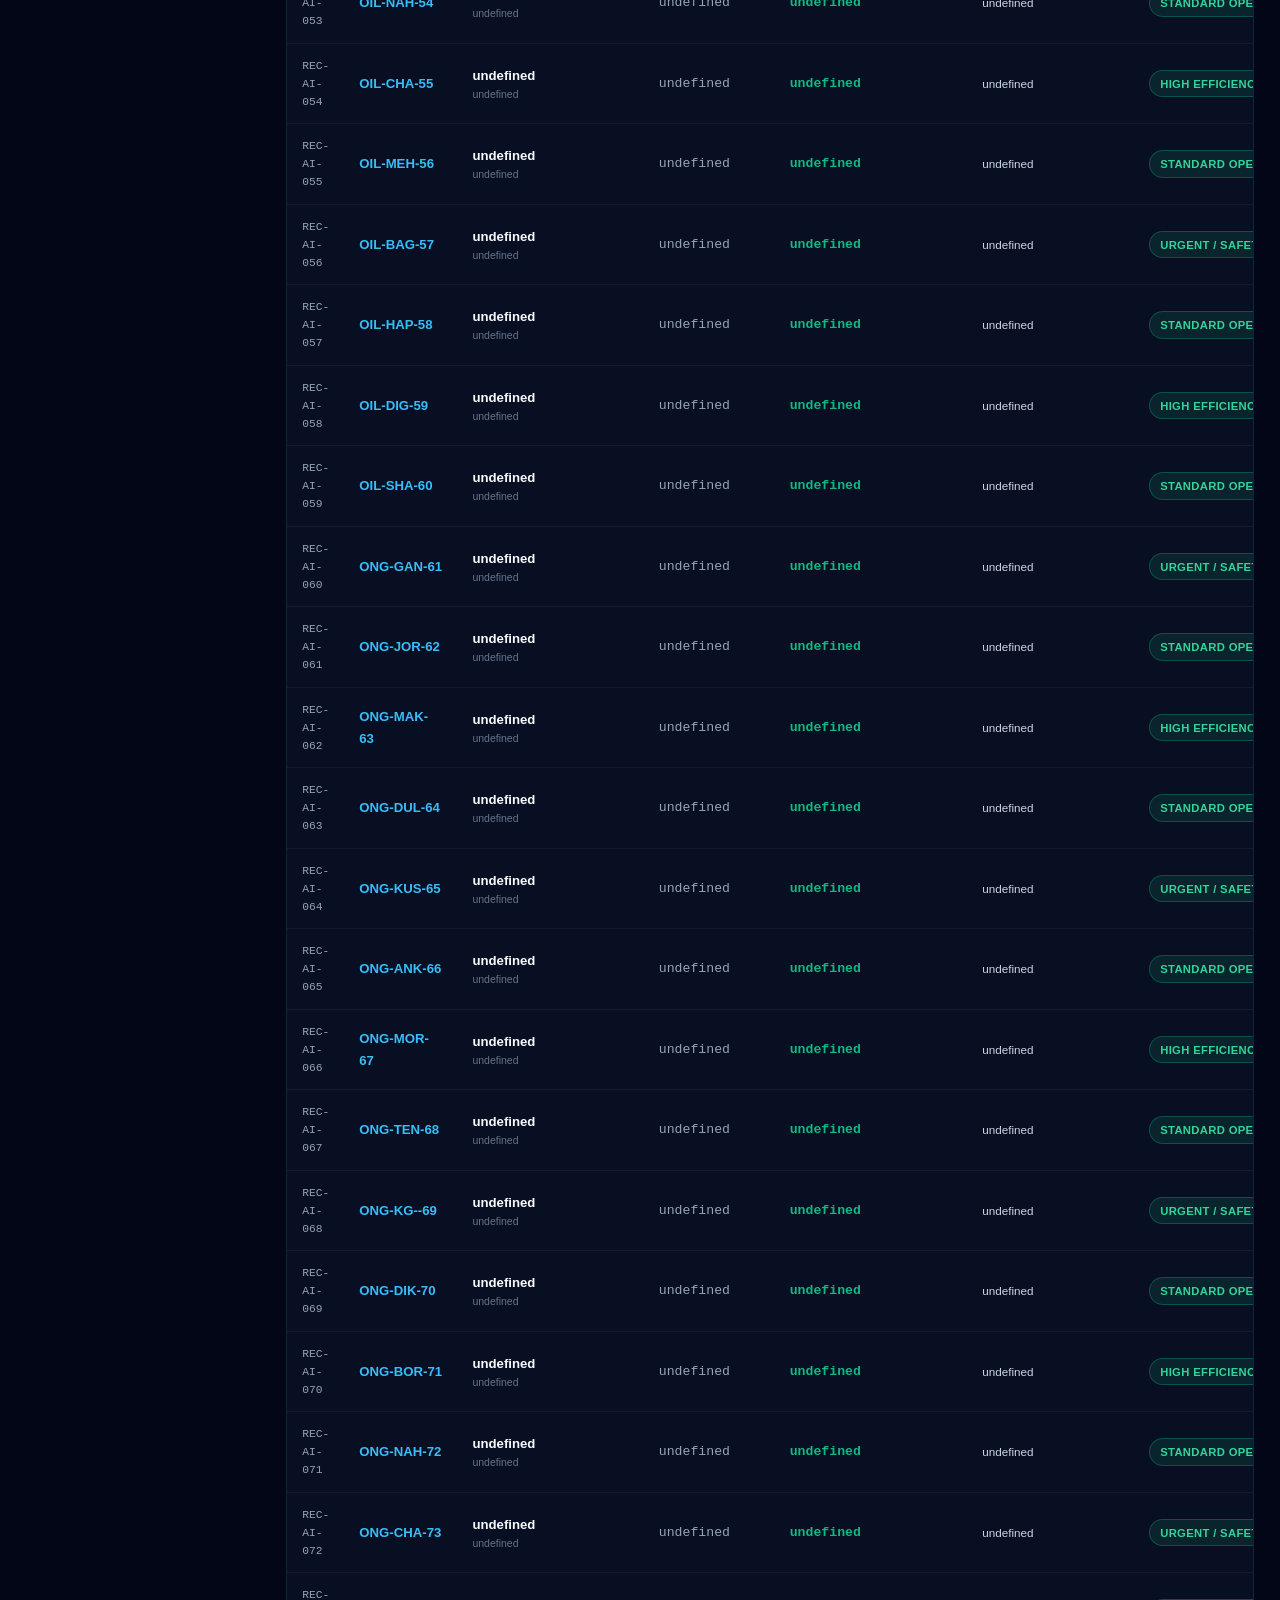
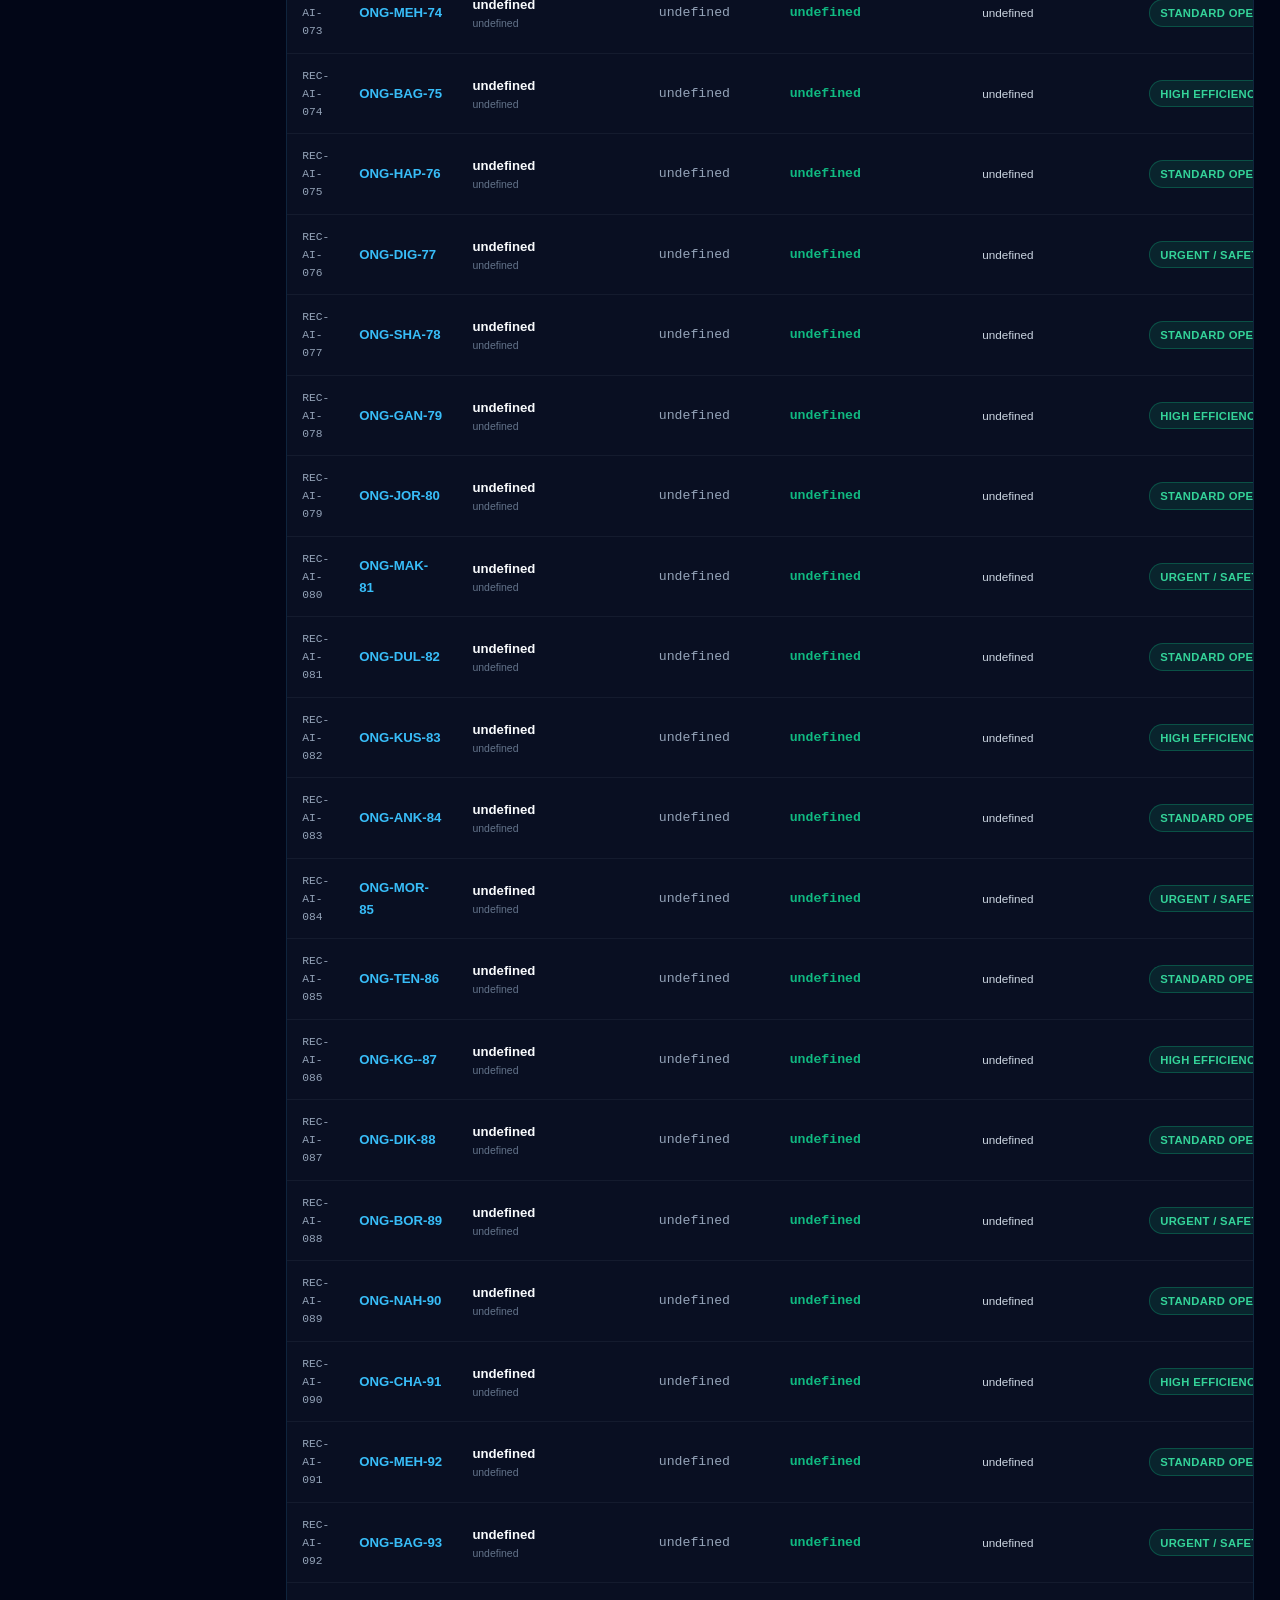
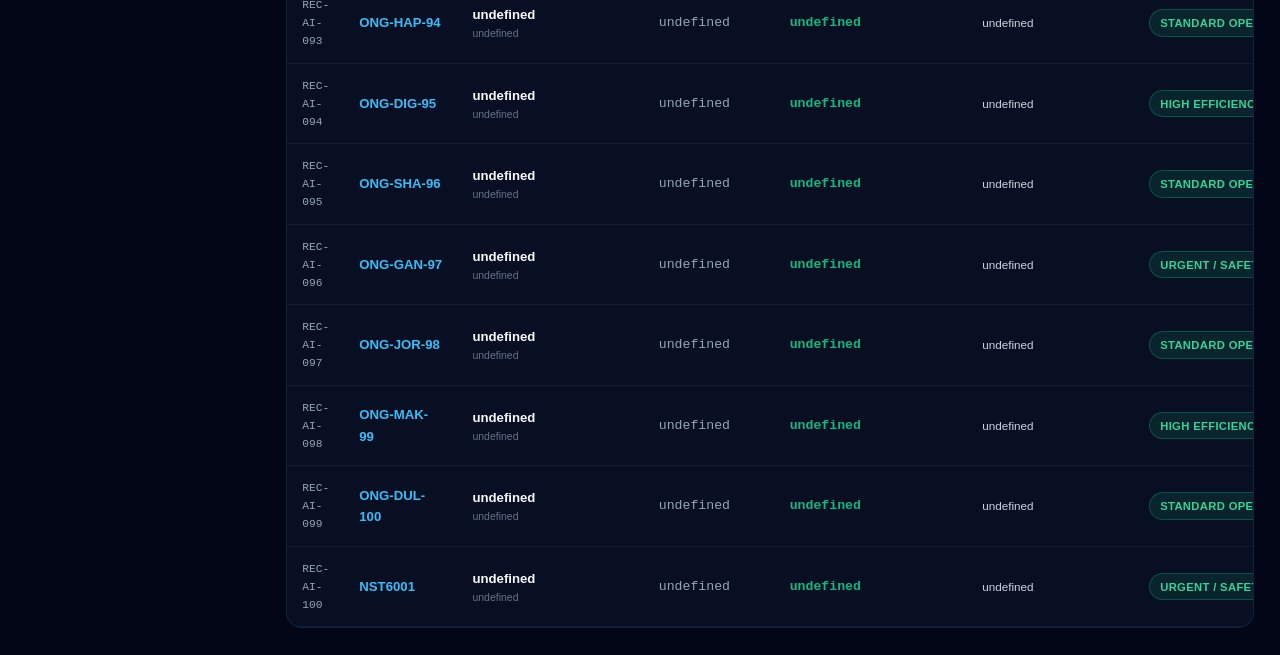
<file: recommendations.html>
<!DOCTYPE html>
<html lang="en">
<head>
  <meta charset="UTF-8">
  <meta name="viewport" content="width=device-width, initial-scale=1.0">
  <title>AI Drilling Recommendations (100 Directives) | eRTMAC-NWIS</title>
  <meta name="description" content="Subsurface Offset-Guided Parameter Optimizations: WOB, RPM, Mud Weight & Hydraulics.">
  <link rel="stylesheet" href="./css/style.css">
  <link rel="stylesheet" href="./css/animations.css">
  <link rel="stylesheet" href="./css/dashboard.css">
  <script>(function(){const t=localStorage.getItem('nexus_theme')||'dark';document.documentElement.setAttribute('data-theme',t);})();</script>
</head>
<body>

  <div class="app-container">

    <!-- Sidebar -->
    <aside class="sidebar">
      <div class="sidebar-header">
        <a href="index.html" class="sidebar-brand">
          <div class="brand-icon-box" style="width: 32px; height: 32px; font-size: 0.95rem;">Ω</div>
          <div class="brand-name" style="font-size: 1.05rem;">
            <span>Route Nexus</span>
            <span class="sub">eRTMAC-NWIS</span>
          </div>
        </a>
        <button class="sidebar-close-btn" id="sidebar-close-btn" title="Close Sidebar" aria-label="Close sidebar">&times;</button>
      </div>

      <div class="sidebar-menu">
        <div class="menu-category">Operations Control</div>
        <a href="dashboard.html" class="menu-item">
          <svg viewBox="0 0 24 24" fill="none" stroke="currentColor"><rect width="7" height="9" x="3" y="3" rx="1"/><rect width="7" height="5" x="14" y="3" rx="1"/><rect width="7" height="9" x="14" y="12" rx="1"/><rect width="7" height="5" x="3" y="16" rx="1"/></svg>
          <span>Main Dashboard</span>
        </a>
        <a href="wells.html" class="menu-item">
          <svg viewBox="0 0 24 24" fill="none" stroke="currentColor"><path d="M12 2v20M17 5H9.5a3.5 3.5 0 0 0 0 7h5a3.5 3.5 0 0 1 0 7H6"/></svg>
          <span>Nearby Wells</span>
        </a>
        <a href="map.html" class="menu-item">
          <svg viewBox="0 0 24 24" fill="none" stroke="currentColor"><polygon points="3 6 9 3 15 6 21 3 21 18 15 21 9 18 3 21"/><line x1="9" x2="9" y1="3" y2="18"/><line x1="15" x2="15" y1="6" y2="21"/></svg>
          <span>GIS Spatial Map</span>
        </a>

        <div class="menu-category">Intelligence & Risk</div>
        <a href="ai-analysis.html" class="menu-item">
          <svg viewBox="0 0 24 24" fill="none" stroke="currentColor"><path d="M12 2a10 10 0 1 0 10 10H12V2z"/><path d="M12 12 2.1 7.1"/><path d="m12 12 5-9"/></svg>
          <span>AI Analysis</span>
        </a>
        <a href="risk.html" class="menu-item">
          <svg viewBox="0 0 24 24" fill="none" stroke="currentColor"><path d="m21.73 18-8-14a2 2 0 0 0-3.48 0l-8 14A2 2 0 0 0 4 21h16a2 2 0 0 0 1.73-3Z"/><line x1="12" y1="9" x2="12" y2="13"/><line x1="12" y1="17" x2="12.01" y2="17"/></svg>
          <span>Risk Prediction</span>
        </a>
        <a href="reports.html" class="menu-item">
          <svg viewBox="0 0 24 24" fill="none" stroke="currentColor"><path d="M14.5 2H6a2 2 0 0 0-2 2v16a2 2 0 0 0 2 2h12a2 2 0 0 0 2-2V7.5L14.5 2z"/><polyline points="14 2 14 8 20 8"/></svg>
          <span>Historical Reports</span>
        </a>

        <div class="menu-category">Decision Support</div>
        <a href="alerts.html" class="menu-item">
          <svg viewBox="0 0 24 24" fill="none" stroke="currentColor"><path d="M18 8A6 6 0 0 0 6 8c0 7-3 9-3 9h18s-3-2-3-9"/><path d="M13.73 21a2 2 0 0 1-3.46 0"/></svg>
          <span>Alerts & Mitigations</span>
        </a>
        <a href="recommendations.html" class="menu-item active">
          <svg viewBox="0 0 24 24" fill="none" stroke="currentColor"><circle cx="12" cy="12" r="10"/><path d="m9 12 2 2 4-4"/></svg>
          <span>AI Recommendations</span>
          <span class="menu-badge badge-emerald">100</span>
        </a>
        <a href="analytics.html" class="menu-item">
          <svg viewBox="0 0 24 24" fill="none" stroke="currentColor"><line x1="18" x2="18" y1="20" y2="10"/><line x1="12" x2="12" y1="20" y2="4"/><line x1="6" x2="6" y1="20" y2="14"/></svg>
          <span>Analytics & Benchmarks</span>
        </a>
        <a href="benchmark.html" class="menu-item">
          <svg viewBox="0 0 24 24" fill="none" stroke="currentColor"><path d="M16 16v1a2 2 0 0 1-2 2H3a2 2 0 0 1-2-2V7a2 2 0 0 1 2-2h11a2 2 0 0 1 2 2v1"/><path d="M18 8h4a2 2 0 0 1 2 2v7a2 2 0 0 1-2 2h-4"/><circle cx="8" cy="12" r="2"/></svg>
          <span>Comparative Benchmark</span>
        </a>
        <a href="settings.html" class="menu-item">
          <svg viewBox="0 0 24 24" fill="none" stroke="currentColor"><path d="M12.22 2h-.44a2 2 0 0 0-2 2v.18a2 2 0 0 1-1 1.73l-.43.25a2 2 0 0 1-2 0l-.15-.08a2 2 0 0 0-2.73.73l-.22.38a2 2 0 0 0 .73 2.73l.15.1a2 2 0 0 1 1 1.72v.51a2 2 0 0 1-1 1.74l-.15.09a2 2 0 0 0-.73 2.73l.22.38a2 2 0 0 0 2.73.73l.15-.08a2 2 0 0 1 2 0l.43.25a2 2 0 0 1 1 1.73V20a2 2 0 0 0 2 2h.44a2 2 0 0 0 2-2v-.18a2 2 0 0 1 1-1.73l.43-.25a2 2 0 0 1 2 0l.15.08a2 2 0 0 0 2.73-.73l.22-.39a2 2 0 0 0-.73-2.73l-.15-.08a2 2 0 0 1-1-1.74v-.5a2 2 0 0 1 1-1.74l.15-.09a2 2 0 0 0 .73-2.73l-.22-.38a2 2 0 0 0-2.73-.73l-.15.08a2 2 0 0 1-2 0l-.43-.25a2 2 0 0 1-1-1.73V4a2 2 0 0 0-2-2z"/><circle cx="12" cy="12" r="3"/></svg>
          <span>System Settings</span>
        </a>
      </div>

      <div class="sidebar-footer">
        <div class="sih-badge">
          <div style="font-size: 1.1rem;">🇮🇳</div>
          <div>
            <div style="font-size: 0.72rem; font-weight: 700; color: #f8fafc;">SIH 2026 • PS SIH26121</div>
            <div style="font-size: 0.65rem; color: #38bdf8;">eRTMAC Drilling Intel</div>
          </div>
        </div>
      </div>
    </aside>

    <!-- Main Wrapper -->
    <div class="main-wrapper">
      <header class="topbar">
        <div class="topbar-left">
          <button class="sidebar-menu-btn" id="sidebar-toggle" title="Open / Close Navigation Menu" aria-label="Toggle Navigation Menu">
            <svg viewBox="0 0 24 24" fill="none" stroke="currentColor">
              <line x1="3" y1="6" x2="21" y2="6"/>
              <line x1="3" y1="12" x2="21" y2="12"/>
              <line x1="3" y1="18" x2="21" y2="18"/>
            </svg>
            <span>Menu</span>
          </button>
          <div class="page-title-box">
            <h1>Autonomous Parameter Recommendations</h1>
            <p>100 Offset-Derived Directives • WOB, RPM, Hydraulics, Mud Weight & Bit Selection</p>
          </div>
        </div>
        <div class="topbar-right">
          <!-- Theme Switcher: Light & Dark Mode Buttons -->
          <div class="theme-switch-group" role="group" aria-label="Theme mode selection">
            <button class="theme-switch-btn" id="btn-theme-light" onclick="NexusApp.setTheme('light')" title="Switch to Light Mode" aria-label="Light Mode">
              <svg viewBox="0 0 24 24" fill="none" stroke="currentColor" stroke-width="2">
                <circle cx="12" cy="12" r="5"/>
                <line x1="12" y1="1" x2="12" y2="3"/>
                <line x1="12" y1="21" x2="12" y2="23"/>
                <line x1="4.22" y1="4.22" x2="5.64" y2="5.64"/>
                <line x1="18.36" y1="18.36" x2="19.78" y2="19.78"/>
                <line x1="1" y1="12" x2="3" y2="12"/>
                <line x1="21" y1="12" x2="23" y2="12"/>
                <line x1="4.22" y1="19.78" x2="5.64" y2="18.36"/>
                <line x1="18.36" y1="5.64" x2="19.78" y2="4.22"/>
              </svg>
              <span>Light</span>
            </button>
            <button class="theme-switch-btn active" id="btn-theme-dark" onclick="NexusApp.setTheme('dark')" title="Switch to Dark Mode" aria-label="Dark Mode">
              <svg viewBox="0 0 24 24" fill="none" stroke="currentColor" stroke-width="2">
                <path d="M21 12.79A9 9 0 1 1 11.21 3 7 7 0 0 0 21 12.79z"/>
              </svg>
              <span>Dark</span>
            </button>
          </div>

          <div class="rig-clock-box">
            <span class="pulse-dot emerald"></span>
            <span class="time" id="ist-clock">17:42:00 IST</span>
          </div>
          <button class="btn btn-outline-cyan btn-sm" onclick="NexusApp.exportReportMock('csv')">Export Directives CSV</button>
        </div>
      </header>

      <main class="content-area">

        <!-- Top Directives Highlights -->
        <div class="metrics-grid">
          <div class="glass-panel metric-card">
            <div class="metric-header">
              <span class="metric-title">Active AI Directives</span>
              <div class="metric-icon-box" style="background: rgba(16, 185, 129, 0.15); color: #10b981;">⚡</div>
            </div>
            <div class="metric-value" style="color: #10b981;">100</div>
            <div class="metric-trend positive">Synthesized from 100 offset wells</div>
          </div>

          <div class="glass-panel metric-card">
            <div class="metric-header">
              <span class="metric-title">High Priority Directives</span>
              <div class="metric-icon-box" style="background: rgba(244, 63, 94, 0.15); color: #f43f5e;">🔥</div>
            </div>
            <div class="metric-value" style="color: #f43f5e;" id="rec-high-count">33</div>
            <div class="metric-trend negative">Risk mitigation & prevent stuck pipe</div>
          </div>

          <div class="glass-panel metric-card">
            <div class="metric-header">
              <span class="metric-title">Fleet ROP Gain Expected</span>
              <div class="metric-icon-box" style="background: rgba(6, 182, 212, 0.15); color: #06b6d4;">📈</div>
            </div>
            <div class="metric-value" style="color: #38bdf8;">+34.8%</div>
            <div class="metric-trend positive">Optimized mechanical specific energy</div>
          </div>

          <div class="glass-panel metric-card">
            <div class="metric-header">
              <span class="metric-title">Driller Acceptance Rate</span>
              <div class="metric-icon-box" style="background: rgba(168, 85, 247, 0.15); color: #a855f7;">🤝</div>
            </div>
            <div class="metric-value" style="color: #c084fc;">94.2%</div>
            <div class="metric-trend positive">Applied without manual override</div>
          </div>
        </div>

        <!-- Filter Controls -->
        <div class="filter-bar">
          <div class="filter-group" style="flex: 1; min-width: 200px;">
            <input type="text" id="rec-search" class="input-control" placeholder="Search parameters, well ID, rationale, formation...">
          </div>

          <div class="filter-group">
            <label>Parameter Category:</label>
            <select id="rec-param-filter" class="input-control" style="width: auto;">
              <option value="ALL">All Parameters</option>
              <option value="Weight on Bit (WOB)">Weight on Bit (WOB)</option>
              <option value="Rotary Speed (RPM)">Rotary Speed (RPM)</option>
              <option value="Mud Weight & Rheology">Mud Weight & Rheology</option>
              <option value="Flow Rate & Hydraulics">Flow Rate & Hydraulics</option>
              <option value="Bit Selection & Hydraulics">Bit Selection</option>
              <option value="Torque & Drag Mitigation">Torque & Drag</option>
            </select>
          </div>

          <div class="filter-group">
            <label>Priority:</label>
            <select id="rec-prio-filter" class="input-control" style="width: auto;">
              <option value="ALL">All Priorities</option>
              <option value="High">High</option>
              <option value="Medium">Medium</option>
              <option value="Low">Low</option>
            </select>
          </div>

          <div class="filter-group">
            <label>Status:</label>
            <select id="rec-status-filter" class="input-control" style="width: auto;">
              <option value="ALL">All Statuses</option>
              <option value="Applied">Applied</option>
              <option value="Pending">Pending</option>
              <option value="In Review">In Review</option>
            </select>
          </div>

          <button class="btn btn-secondary btn-sm" id="rec-reset-btn">Reset</button>
        </div>

        <!-- Recommendations Table -->
        <div class="data-table-container">
          <table class="data-table">
            <thead>
              <tr>
                <th>ID</th>
                <th>Target Well</th>
                <th>Parameter Controlled</th>
                <th>Baseline Value</th>
                <th>AI Recommended Setting</th>
                <th>Expected Advantage</th>
                <th>Priority</th>
                <th>Status</th>
                <th>Actions</th>
              </tr>
            </thead>
            <tbody id="recommendations-tbody">
              <!-- Dynamically populated -->
            </tbody>
          </table>
        </div>

      </main>
    </div>
  </div>

  <!-- Scripts -->
  <script src="./js/mockdata.js"></script>
  <script src="./js/app.js"></script>
  <script src="./js/chatbot.js"></script>

  <script>
    document.addEventListener('DOMContentLoaded', () => {
      const recs = window.NexusData.recommendations;
      const tbody = document.getElementById('recommendations-tbody');
      const searchInput = document.getElementById('rec-search');
      const paramFilter = document.getElementById('rec-param-filter');
      const prioFilter = document.getElementById('rec-prio-filter');
      const statusFilter = document.getElementById('rec-status-filter');
      const resetBtn = document.getElementById('rec-reset-btn');

      function renderRecs(data) {
        if (data.length === 0) {
          tbody.innerHTML = `
            <tr>
              <td colspan="9" style="text-align: center; padding: 3rem; color: #64748b;">
                No recommendations found for this parameter combination.
              </td>
            </tr>
          `;
          return;
        }

        tbody.innerHTML = data.map(r => `
          <tr id="rec-row-${r.id}">
            <td style="font-family: var(--font-mono); color: #94a3b8; font-size: 0.75rem;">${r.id}</td>
            <td>
              <strong style="color: #38bdf8;">${r.wellId}</strong>
            </td>
            <td>
              <div style="font-weight: 700; color: #f8fafc;">${r.parameter}</div>
              <div style="font-size: 0.7rem; color: #64748b;">${r.rationale}</div>
            </td>
            <td style="font-family: var(--font-mono); color: #94a3b8;">${r.currentValue}</td>
            <td style="font-family: var(--font-mono); font-weight: 700; color: #10b981; font-size: 0.88rem;">
              ${r.recommendedValue}
            </td>
            <td>
              <span style="font-size: 0.78rem; color: #cbd5e1;">${r.expectedGain}</span>
            </td>
            <td>
              <span class="badge ${r.priority === 'High' ? 'badge-rose' : (r.priority === 'Medium' ? 'badge-amber' : 'badge-emerald')}">
                ${r.priority}
              </span>
            </td>
            <td>
              <span class="badge ${r.status === 'Applied' ? 'badge-emerald' : (r.status === 'Pending' ? 'badge-amber' : 'badge-cyan')}" id="status-badge-${r.id}">
                ${r.status}
              </span>
            </td>
            <td>
              <button class="btn btn-primary btn-sm" onclick="applyRec('${r.id}', '${r.parameter}', '${r.recommendedValue}')" id="btn-apply-${r.id}">
                Apply Setting
              </button>
            </td>
          </tr>
        `).join('');
      }

      function filterRecs() {
        const query = searchInput.value.toLowerCase().trim();
        const selectedParam = paramFilter.value;
        const selectedPrio = prioFilter.value;
        const selectedStatus = statusFilter.value;

        const filtered = recs.filter(r => {
          const matchesQuery = !query ||
            r.id.toLowerCase().includes(query) ||
            r.wellId.toLowerCase().includes(query) ||
            r.parameter.toLowerCase().includes(query) ||
            r.rationale.toLowerCase().includes(query);

          const matchesParam = selectedParam === 'ALL' || r.parameter === selectedParam;
          const matchesPrio = selectedPrio === 'ALL' || r.priority === selectedPrio;
          const matchesStatus = selectedStatus === 'ALL' || r.status === selectedStatus;

          return matchesQuery && matchesParam && matchesPrio && matchesStatus;
        });

        renderRecs(filtered);
      }

      window.applyRec = function(id, param, val) {
        NexusApp.playSound('success');
        const badge = document.getElementById(`status-badge-${id}`);
        const btn = document.getElementById(`btn-apply-${id}`);
        if (badge) {
          badge.className = 'badge badge-emerald';
          badge.textContent = 'Applied';
        }
        if (btn) {
          btn.textContent = 'Applied ✓';
          btn.disabled = true;
          btn.className = 'btn btn-secondary btn-sm';
        }
        NexusApp.showToast(`Applied ${param} → ${val} to rig auto-driller system.`, 'success');
      };

      searchInput.addEventListener('input', filterRecs);
      paramFilter.addEventListener('change', filterRecs);
      prioFilter.addEventListener('change', filterRecs);
      statusFilter.addEventListener('change', filterRecs);
      resetBtn.addEventListener('click', () => {
        searchInput.value = '';
        paramFilter.value = 'ALL';
        prioFilter.value = 'ALL';
        statusFilter.value = 'ALL';
        renderRecs(recs);
      });

      renderRecs(recs);
    });
  </script>
</body>
</html>
</file>
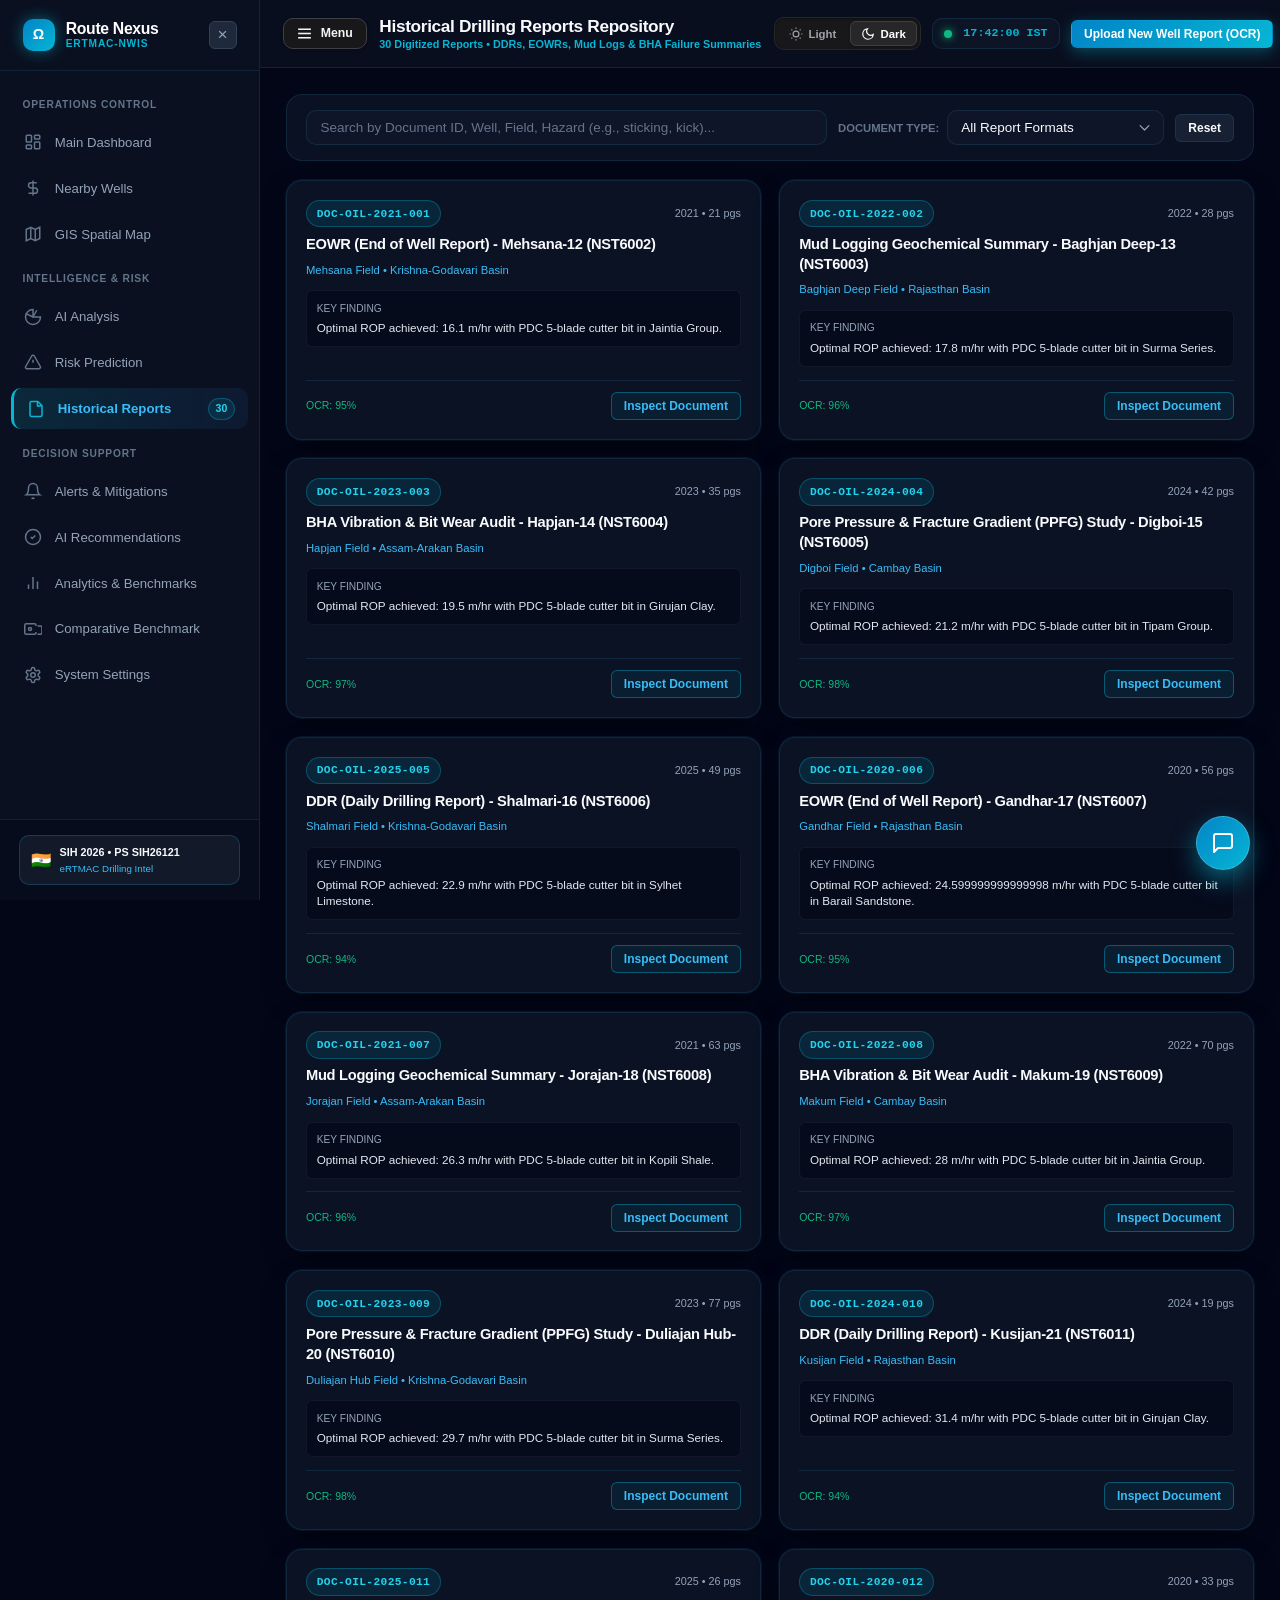
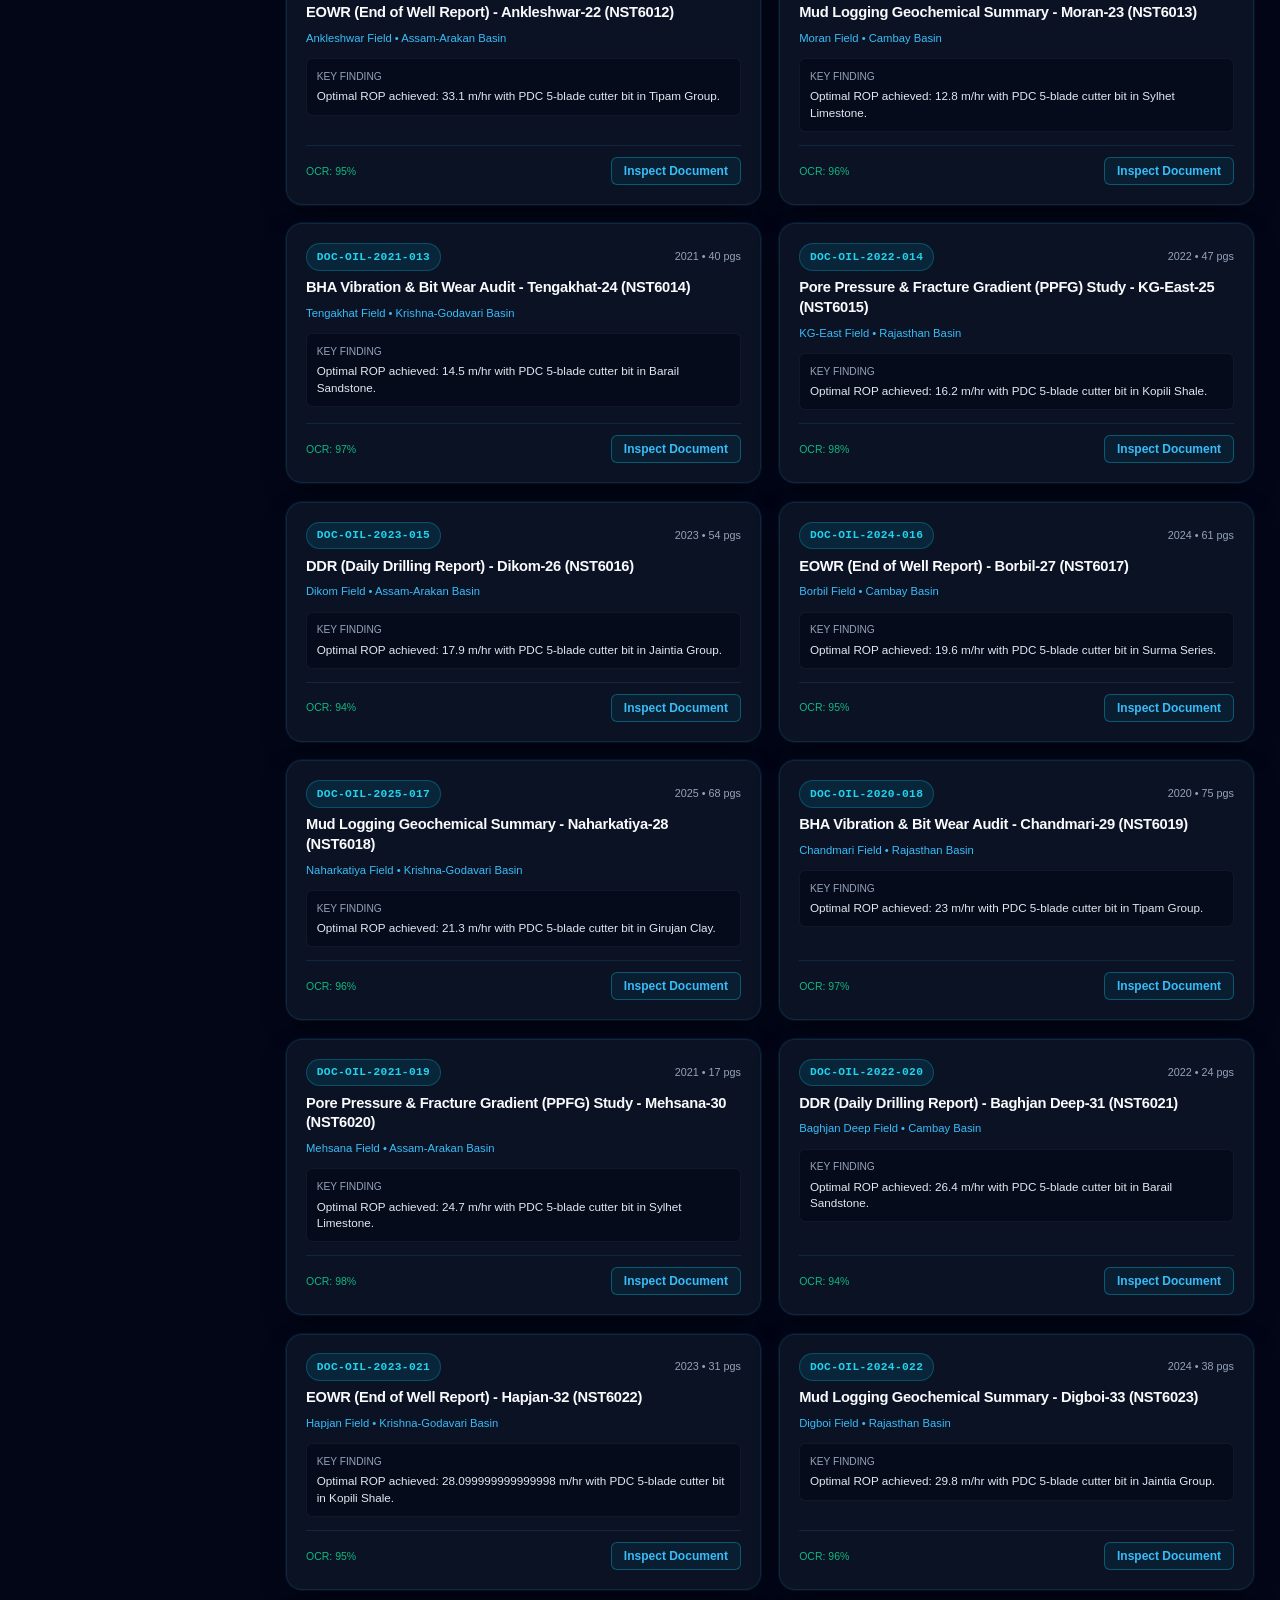
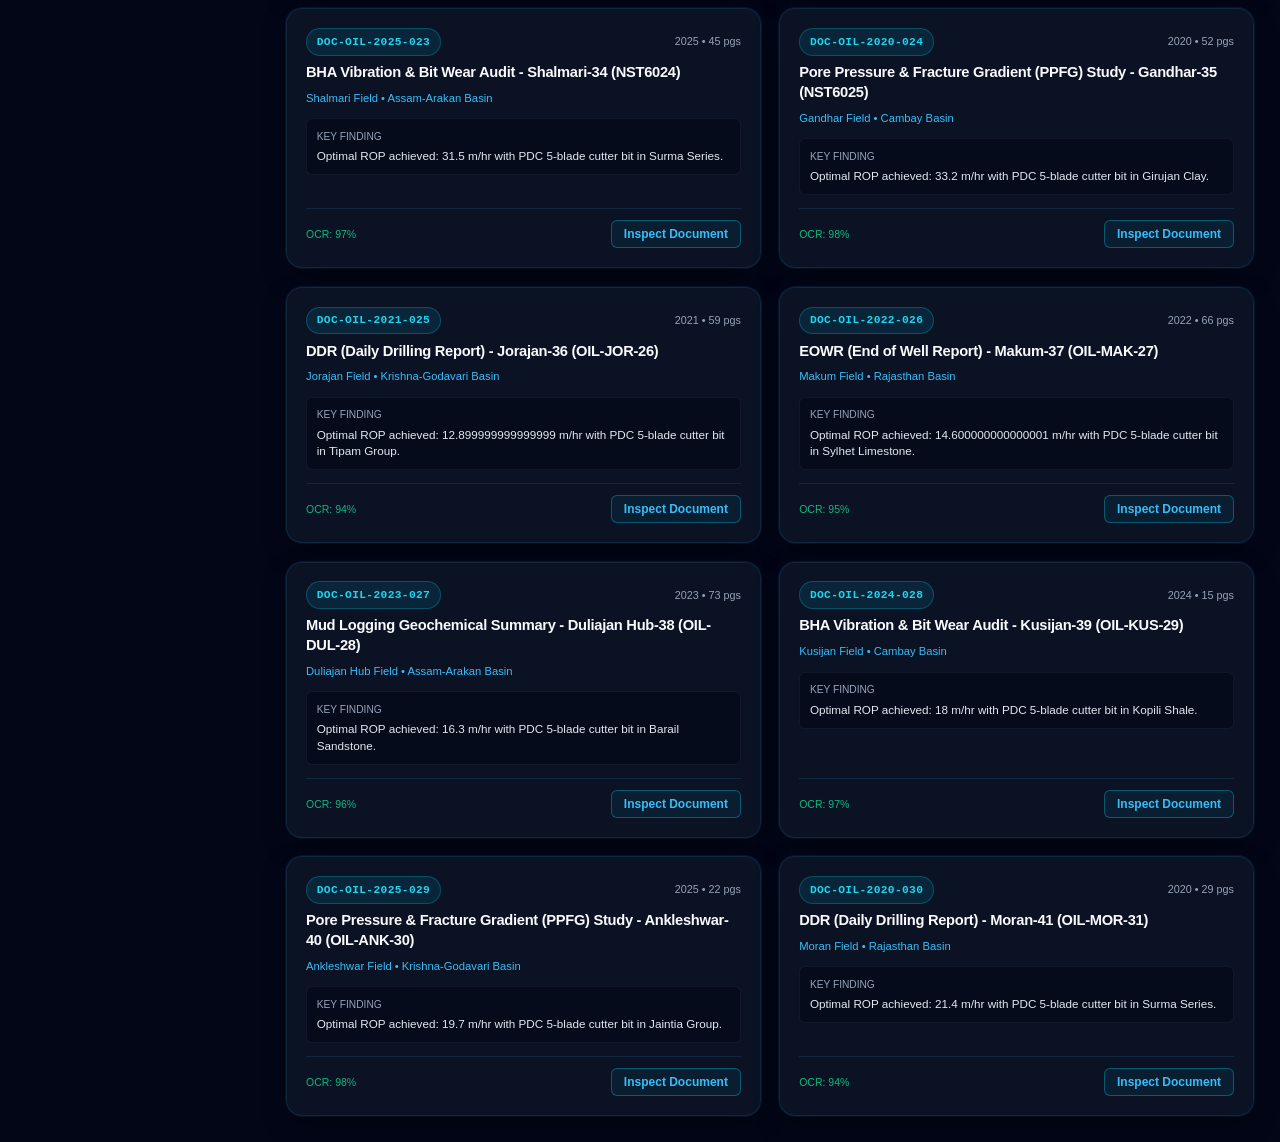
<file: reports.html>
<!DOCTYPE html>
<html lang="en">
<head>
  <meta charset="UTF-8">
  <meta name="viewport" content="width=device-width, initial-scale=1.0">
  <title>Historical Drilling Reports (30 Digitized Reports) | eRTMAC-NWIS</title>
  <meta name="description" content="Subsurface Digital Memory: DDRs, EOWRs, Mud Logs & BHA Audits.">
  <link rel="stylesheet" href="./css/style.css">
  <link rel="stylesheet" href="./css/animations.css">
  <link rel="stylesheet" href="./css/dashboard.css">
  <script>(function(){const t=localStorage.getItem('nexus_theme')||'dark';document.documentElement.setAttribute('data-theme',t);})();</script>
</head>
<body>

  <div class="app-container">

    <!-- Sidebar -->
    <aside class="sidebar">
      <div class="sidebar-header">
        <a href="index.html" class="sidebar-brand">
          <div class="brand-icon-box" style="width: 32px; height: 32px; font-size: 0.95rem;">Ω</div>
          <div class="brand-name" style="font-size: 1.05rem;">
            <span>Route Nexus</span>
            <span class="sub">eRTMAC-NWIS</span>
          </div>
        </a>
        <button class="sidebar-close-btn" id="sidebar-close-btn" title="Close Sidebar" aria-label="Close sidebar">&times;</button>
      </div>

      <div class="sidebar-menu">
        <div class="menu-category">Operations Control</div>
        <a href="dashboard.html" class="menu-item">
          <svg viewBox="0 0 24 24" fill="none" stroke="currentColor"><rect width="7" height="9" x="3" y="3" rx="1"/><rect width="7" height="5" x="14" y="3" rx="1"/><rect width="7" height="9" x="14" y="12" rx="1"/><rect width="7" height="5" x="3" y="16" rx="1"/></svg>
          <span>Main Dashboard</span>
        </a>
        <a href="wells.html" class="menu-item">
          <svg viewBox="0 0 24 24" fill="none" stroke="currentColor"><path d="M12 2v20M17 5H9.5a3.5 3.5 0 0 0 0 7h5a3.5 3.5 0 0 1 0 7H6"/></svg>
          <span>Nearby Wells</span>
        </a>
        <a href="map.html" class="menu-item">
          <svg viewBox="0 0 24 24" fill="none" stroke="currentColor"><polygon points="3 6 9 3 15 6 21 3 21 18 15 21 9 18 3 21"/><line x1="9" x2="9" y1="3" y2="18"/><line x1="15" x2="15" y1="6" y2="21"/></svg>
          <span>GIS Spatial Map</span>
        </a>

        <div class="menu-category">Intelligence & Risk</div>
        <a href="ai-analysis.html" class="menu-item">
          <svg viewBox="0 0 24 24" fill="none" stroke="currentColor"><path d="M12 2a10 10 0 1 0 10 10H12V2z"/><path d="M12 12 2.1 7.1"/><path d="m12 12 5-9"/></svg>
          <span>AI Analysis</span>
        </a>
        <a href="risk.html" class="menu-item">
          <svg viewBox="0 0 24 24" fill="none" stroke="currentColor"><path d="m21.73 18-8-14a2 2 0 0 0-3.48 0l-8 14A2 2 0 0 0 4 21h16a2 2 0 0 0 1.73-3Z"/><line x1="12" y1="9" x2="12" y2="13"/><line x1="12" y1="17" x2="12.01" y2="17"/></svg>
          <span>Risk Prediction</span>
        </a>
        <a href="reports.html" class="menu-item active">
          <svg viewBox="0 0 24 24" fill="none" stroke="currentColor"><path d="M14.5 2H6a2 2 0 0 0-2 2v16a2 2 0 0 0 2 2h12a2 2 0 0 0 2-2V7.5L14.5 2z"/><polyline points="14 2 14 8 20 8"/></svg>
          <span>Historical Reports</span>
          <span class="menu-badge badge-cyan">30</span>
        </a>

        <div class="menu-category">Decision Support</div>
        <a href="alerts.html" class="menu-item">
          <svg viewBox="0 0 24 24" fill="none" stroke="currentColor"><path d="M18 8A6 6 0 0 0 6 8c0 7-3 9-3 9h18s-3-2-3-9"/><path d="M13.73 21a2 2 0 0 1-3.46 0"/></svg>
          <span>Alerts & Mitigations</span>
        </a>
        <a href="recommendations.html" class="menu-item">
          <svg viewBox="0 0 24 24" fill="none" stroke="currentColor"><circle cx="12" cy="12" r="10"/><path d="m9 12 2 2 4-4"/></svg>
          <span>AI Recommendations</span>
        </a>
        <a href="analytics.html" class="menu-item">
          <svg viewBox="0 0 24 24" fill="none" stroke="currentColor"><line x1="18" x2="18" y1="20" y2="10"/><line x1="12" x2="12" y1="20" y2="4"/><line x1="6" x2="6" y1="20" y2="14"/></svg>
          <span>Analytics & Benchmarks</span>
        </a>
        <a href="benchmark.html" class="menu-item">
          <svg viewBox="0 0 24 24" fill="none" stroke="currentColor"><path d="M16 16v1a2 2 0 0 1-2 2H3a2 2 0 0 1-2-2V7a2 2 0 0 1 2-2h11a2 2 0 0 1 2 2v1"/><path d="M18 8h4a2 2 0 0 1 2 2v7a2 2 0 0 1-2 2h-4"/><circle cx="8" cy="12" r="2"/></svg>
          <span>Comparative Benchmark</span>
        </a>
        <a href="settings.html" class="menu-item">
          <svg viewBox="0 0 24 24" fill="none" stroke="currentColor"><path d="M12.22 2h-.44a2 2 0 0 0-2 2v.18a2 2 0 0 1-1 1.73l-.43.25a2 2 0 0 1-2 0l-.15-.08a2 2 0 0 0-2.73.73l-.22.38a2 2 0 0 0 .73 2.73l.15.1a2 2 0 0 1 1 1.72v.51a2 2 0 0 1-1 1.74l-.15.09a2 2 0 0 0-.73 2.73l.22.38a2 2 0 0 0 2.73.73l.15-.08a2 2 0 0 1 2 0l.43.25a2 2 0 0 1 1 1.73V20a2 2 0 0 0 2 2h.44a2 2 0 0 0 2-2v-.18a2 2 0 0 1 1-1.73l.43-.25a2 2 0 0 1 2 0l.15.08a2 2 0 0 0 2.73-.73l.22-.39a2 2 0 0 0-.73-2.73l-.15-.08a2 2 0 0 1-1-1.74v-.5a2 2 0 0 1 1-1.74l.15-.09a2 2 0 0 0 .73-2.73l-.22-.38a2 2 0 0 0-2.73-.73l-.15.08a2 2 0 0 1-2 0l-.43-.25a2 2 0 0 1-1-1.73V4a2 2 0 0 0-2-2z"/><circle cx="12" cy="12" r="3"/></svg>
          <span>System Settings</span>
        </a>
      </div>

      <div class="sidebar-footer">
        <div class="sih-badge">
          <div style="font-size: 1.1rem;">🇮🇳</div>
          <div>
            <div style="font-size: 0.72rem; font-weight: 700; color: #f8fafc;">SIH 2026 • PS SIH26121</div>
            <div style="font-size: 0.65rem; color: #38bdf8;">eRTMAC Drilling Intel</div>
          </div>
        </div>
      </div>
    </aside>

    <!-- Main Wrapper -->
    <div class="main-wrapper">
      <header class="topbar">
        <div class="topbar-left">
          <button class="sidebar-menu-btn" id="sidebar-toggle" title="Open / Close Navigation Menu" aria-label="Toggle Navigation Menu">
            <svg viewBox="0 0 24 24" fill="none" stroke="currentColor">
              <line x1="3" y1="6" x2="21" y2="6"/>
              <line x1="3" y1="12" x2="21" y2="12"/>
              <line x1="3" y1="18" x2="21" y2="18"/>
            </svg>
            <span>Menu</span>
          </button>
          <div class="page-title-box">
            <h1>Historical Drilling Reports Repository</h1>
            <p>30 Digitized Reports • DDRs, EOWRs, Mud Logs & BHA Failure Summaries</p>
          </div>
        </div>
        <div class="topbar-right">
          <!-- Theme Switcher: Light & Dark Mode Buttons -->
          <div class="theme-switch-group" role="group" aria-label="Theme mode selection">
            <button class="theme-switch-btn" id="btn-theme-light" onclick="NexusApp.setTheme('light')" title="Switch to Light Mode" aria-label="Light Mode">
              <svg viewBox="0 0 24 24" fill="none" stroke="currentColor" stroke-width="2">
                <circle cx="12" cy="12" r="5"/>
                <line x1="12" y1="1" x2="12" y2="3"/>
                <line x1="12" y1="21" x2="12" y2="23"/>
                <line x1="4.22" y1="4.22" x2="5.64" y2="5.64"/>
                <line x1="18.36" y1="18.36" x2="19.78" y2="19.78"/>
                <line x1="1" y1="12" x2="3" y2="12"/>
                <line x1="21" y1="12" x2="23" y2="12"/>
                <line x1="4.22" y1="19.78" x2="5.64" y2="18.36"/>
                <line x1="18.36" y1="5.64" x2="19.78" y2="4.22"/>
              </svg>
              <span>Light</span>
            </button>
            <button class="theme-switch-btn active" id="btn-theme-dark" onclick="NexusApp.setTheme('dark')" title="Switch to Dark Mode" aria-label="Dark Mode">
              <svg viewBox="0 0 24 24" fill="none" stroke="currentColor" stroke-width="2">
                <path d="M21 12.79A9 9 0 1 1 11.21 3 7 7 0 0 0 21 12.79z"/>
              </svg>
              <span>Dark</span>
            </button>
          </div>

          <div class="rig-clock-box">
            <span class="pulse-dot emerald"></span>
            <span class="time" id="ist-clock">17:42:00 IST</span>
          </div>
          <button class="btn btn-primary btn-sm" onclick="NexusApp.playSound('click'); NexusApp.showToast('Batch OCR Pipeline active: 100% vector index synchronized.', 'info')">Upload New Well Report (OCR)</button>
        </div>
      </header>

      <main class="content-area">

        <!-- Search & Filter Controls -->
        <div class="filter-bar">
          <div class="filter-group" style="flex: 1; min-width: 200px;">
            <input type="text" id="report-search" class="input-control" placeholder="Search by Document ID, Well, Field, Hazard (e.g., sticking, kick)...">
          </div>

          <div class="filter-group">
            <label>Document Type:</label>
            <select id="report-type-filter" class="input-control" style="width: auto;">
              <option value="ALL">All Report Formats</option>
              <option value="DDR (Daily Drilling Report)">Daily Drilling Report (DDR)</option>
              <option value="EOWR (End of Well Report)">End of Well Report (EOWR)</option>
              <option value="Mud Logging Geochemical Summary">Mud Logging Summary</option>
              <option value="BHA Vibration & Bit Wear Audit">BHA & Bit Wear Audit</option>
              <option value="Pore Pressure & Fracture Gradient (PPFG) Study">PPFG Study</option>
            </select>
          </div>

          <button class="btn btn-secondary btn-sm" id="report-reset-btn">Reset</button>
        </div>

        <!-- Reports Grid -->
        <div style="display: grid; grid-template-columns: repeat(auto-fit, minmax(350px, 1fr)); gap: 1.25rem;" id="reports-cards-container">
          <!-- Populated dynamically -->
        </div>

      </main>
    </div>
  </div>

  <!-- Document Inspection Modal -->
  <div class="modal-overlay" id="report-modal">
    <div class="modal-content" style="max-width: 750px;">
      <div style="display: flex; justify-content: space-between; align-items: flex-start; border-bottom: 1px solid var(--border-color); padding-bottom: 1rem; margin-bottom: 1.25rem;">
        <div>
          <span class="badge badge-cyan" id="modal-report-id" style="margin-bottom: 0.35rem;"></span>
          <h2 style="font-size: 1.25rem; color: #f8fafc;" id="modal-report-title"></h2>
          <div style="font-size: 0.75rem; color: #94a3b8;" id="modal-report-meta"></div>
        </div>
        <button id="close-modal-btn" class="btn btn-secondary btn-sm" style="padding: 0.4rem 0.6rem;">&times;</button>
      </div>

      <div style="display: flex; flex-direction: column; gap: 1.25rem;">
        <!-- Extracted Key Insights -->
        <div>
          <div style="font-size: 0.75rem; font-weight: 700; color: #38bdf8; text-transform: uppercase; margin-bottom: 0.5rem;">
            AI Extracted Key Subsurface Insights
          </div>
          <ul id="modal-report-insights" style="list-style-type: none; display: flex; flex-direction: column; gap: 0.45rem; font-size: 0.82rem; color: #cbd5e1;">
          </ul>
        </div>

        <!-- Hazards Encountered -->
        <div style="background: rgba(244, 63, 94, 0.08); border: 1px solid rgba(244, 63, 94, 0.25); border-radius: 8px; padding: 0.85rem;">
          <div style="font-size: 0.72rem; color: #f43f5e; font-weight: 700; text-transform: uppercase; margin-bottom: 0.25rem;">
            Reported Operational Hazards & Remediation
          </div>
          <div id="modal-report-hazard" style="font-size: 0.85rem; color: #f8fafc; font-weight: 600;"></div>
        </div>

        <!-- Metadata Grid -->
        <div style="display: grid; grid-template-columns: repeat(3, 1fr); gap: 0.75rem; background: rgba(15, 23, 42, 0.7); border: 1px solid var(--border-subtle); border-radius: 8px; padding: 0.85rem;">
          <div>
            <div style="font-size: 0.68rem; color: #94a3b8;">AUTHOR / ENGINEER</div>
            <div id="modal-report-author" style="font-weight: 600; font-size: 0.8rem; color: #f8fafc;"></div>
          </div>
          <div>
            <div style="font-size: 0.68rem; color: #94a3b8;">OCR QUALITY CONFIDENCE</div>
            <div id="modal-report-ocr" style="font-weight: 700; font-size: 0.8rem; color: #10b981;"></div>
          </div>
          <div>
            <div style="font-size: 0.68rem; color: #94a3b8;">TOTAL DRILLED DEPTH</div>
            <div id="modal-report-depth" style="font-weight: 700; font-size: 0.8rem; color: #38bdf8; font-family: var(--font-mono);"></div>
          </div>
        </div>

        <div style="display: flex; gap: 0.75rem; margin-top: 0.5rem;">
          <button class="btn btn-primary" style="flex: 1;" onclick="NexusApp.exportReportMock('pdf')">Download Full OCR Document</button>
          <button class="btn btn-secondary" onclick="document.getElementById('report-modal').classList.remove('active')">Close Viewer</button>
        </div>
      </div>
    </div>
  </div>

  <!-- Scripts -->
  <script src="./js/mockdata.js"></script>
  <script src="./js/app.js"></script>
  <script src="./js/chatbot.js"></script>

  <script>
    document.addEventListener('DOMContentLoaded', () => {
      const reports = window.NexusData.reports;
      const container = document.getElementById('reports-cards-container');
      const searchInput = document.getElementById('report-search');
      const typeFilter = document.getElementById('report-type-filter');
      const resetBtn = document.getElementById('report-reset-btn');

      const modal = document.getElementById('report-modal');
      const closeModalBtn = document.getElementById('close-modal-btn');

      function renderReports(data) {
        if (data.length === 0) {
          container.innerHTML = `
            <div style="grid-column: 1 / -1; text-align: center; padding: 3rem; color: #64748b;">
              No historical drilling reports matched the query.
            </div>
          `;
          return;
        }

        container.innerHTML = data.map(r => `
          <div class="glass-panel glass-panel-interactive" style="padding: 1.25rem; display: flex; flex-direction: column; justify-content: space-between;">
            <div>
              <div style="display: flex; justify-content: space-between; align-items: center; margin-bottom: 0.5rem;">
                <span class="badge badge-cyan" style="font-family: var(--font-mono);">${r.id}</span>
                <span style="font-size: 0.72rem; color: #94a3b8;">${r.spudYear} • ${r.pageCount} pgs</span>
              </div>

              <h3 style="font-size: 0.98rem; font-weight: 700; color: #f8fafc; margin-bottom: 0.4rem; line-height: 1.35;">
                ${r.title}
              </h3>

              <div style="font-size: 0.75rem; color: #38bdf8; margin-bottom: 0.75rem;">
                ${r.field} Field • ${r.basin}
              </div>

              <div style="background: rgba(2, 6, 23, 0.5); border: 1px solid var(--border-subtle); border-radius: 6px; padding: 0.65rem; margin-bottom: 0.85rem;">
                <div style="font-size: 0.68rem; color: #94a3b8; text-transform: uppercase; margin-bottom: 0.2rem;">Key Finding</div>
                <div style="font-size: 0.78rem; color: #e2e8f0; line-height: 1.4;">
                  ${r.extractedKeyInsights[0]}
                </div>
              </div>
            </div>

            <div style="border-top: 1px solid var(--border-color); padding-top: 0.75rem; display: flex; justify-content: space-between; align-items: center;">
              <span style="font-size: 0.7rem; color: #10b981;">OCR: ${r.ocrConfidence}</span>
              <button class="btn btn-outline-cyan btn-sm" onclick="openReportModal('${r.id}')">Inspect Document</button>
            </div>
          </div>
        `).join('');
      }

      function filterReports() {
        const query = searchInput.value.toLowerCase().trim();
        const selectedType = typeFilter.value;

        const filtered = reports.filter(r => {
          const matchesQuery = !query ||
            r.id.toLowerCase().includes(query) ||
            r.title.toLowerCase().includes(query) ||
            r.field.toLowerCase().includes(query) ||
            r.hazardsEncountered.toLowerCase().includes(query) ||
            r.author.toLowerCase().includes(query);

          const matchesType = selectedType === 'ALL' || r.type === selectedType;
          return matchesQuery && matchesType;
        });

        renderReports(filtered);
      }

      searchInput.addEventListener('input', filterReports);
      typeFilter.addEventListener('change', filterReports);
      resetBtn.addEventListener('click', () => {
        searchInput.value = '';
        typeFilter.value = 'ALL';
        renderReports(reports);
      });

      window.openReportModal = function(id) {
        const r = reports.find(item => item.id === id);
        if (!r) return;

        NexusApp.playSound('click');
        document.getElementById('modal-report-id').textContent = r.id;
        document.getElementById('modal-report-title').textContent = r.title;
        document.getElementById('modal-report-meta').textContent = `${r.field} Field • ${r.basin} • Spud: ${r.spudYear}`;
        document.getElementById('modal-report-hazard').textContent = r.hazardsEncountered;
        document.getElementById('modal-report-author').textContent = r.author;
        document.getElementById('modal-report-ocr').textContent = r.ocrConfidence;
        document.getElementById('modal-report-depth').textContent = `${r.totalDepth} m`;

        const list = document.getElementById('modal-report-insights');
        list.innerHTML = r.extractedKeyInsights.map(ins => `
          <li style="display: flex; gap: 0.4rem; align-items: flex-start;">
            <span style="color: #06b6d4;">▸</span>
            <span>${ins}</span>
          </li>
        `).join('');

        modal.classList.add('active');
      };

      closeModalBtn.addEventListener('click', () => {
        modal.classList.remove('active');
      });

      modal.addEventListener('click', (e) => {
        if (e.target === modal) modal.classList.remove('active');
      });

      renderReports(reports);
    });
  </script>
</body>
</html>
</file>
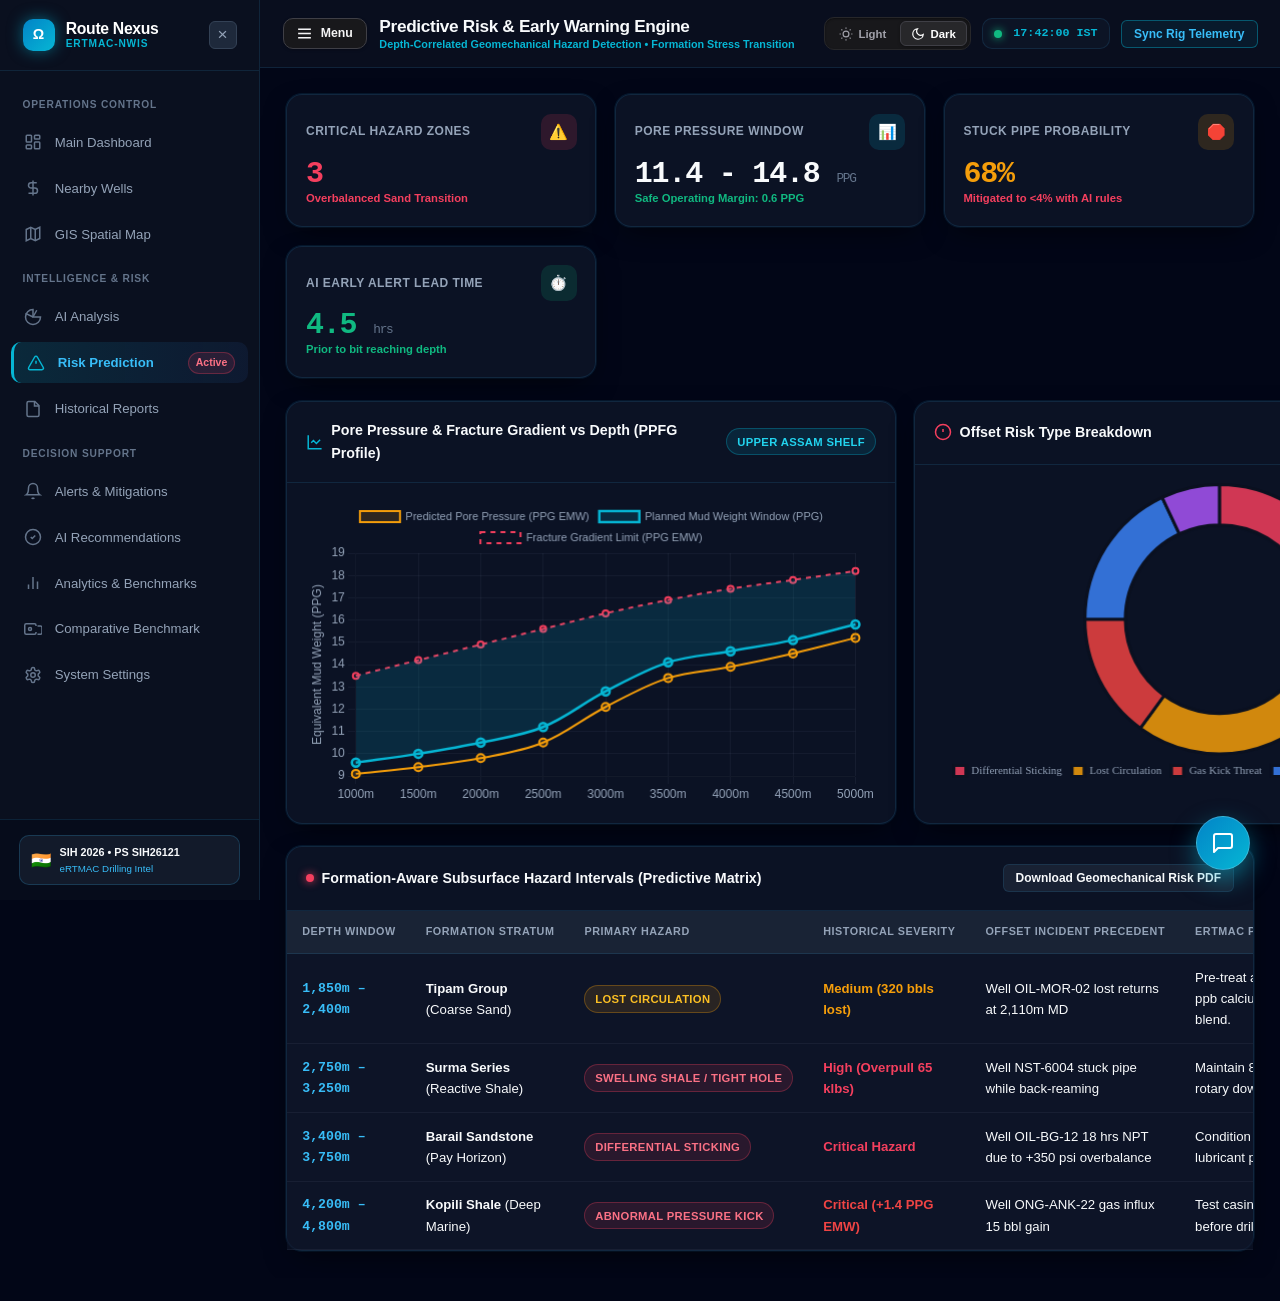
<file: risk.html>
<!DOCTYPE html>
<html lang="en">
<head>
  <meta charset="UTF-8">
  <meta name="viewport" content="width=device-width, initial-scale=1.0">
  <title>Drilling Risk & Hazard Prediction Engine | eRTMAC-NWIS</title>
  <meta name="description" content="AI-Powered Depth & Formation-Aware Predictive Alerts for Offset-Well Risks (SIH26121).">
  <link rel="stylesheet" href="./css/style.css">
  <link rel="stylesheet" href="./css/animations.css">
  <link rel="stylesheet" href="./css/dashboard.css">
  <script>(function(){const t=localStorage.getItem('nexus_theme')||'dark';document.documentElement.setAttribute('data-theme',t);})();</script>
</head>
<body>

  <div class="app-container">

    <!-- Sidebar -->
    <aside class="sidebar">
      <div class="sidebar-header">
        <a href="index.html" class="sidebar-brand">
          <div class="brand-icon-box" style="width: 32px; height: 32px; font-size: 0.95rem;">Ω</div>
          <div class="brand-name" style="font-size: 1.05rem;">
            <span>Route Nexus</span>
            <span class="sub">eRTMAC-NWIS</span>
          </div>
        </a>
        <button class="sidebar-close-btn" id="sidebar-close-btn" title="Close Sidebar" aria-label="Close sidebar">&times;</button>
      </div>

      <div class="sidebar-menu">
        <div class="menu-category">Operations Control</div>
        <a href="dashboard.html" class="menu-item">
          <svg viewBox="0 0 24 24" fill="none" stroke="currentColor"><rect width="7" height="9" x="3" y="3" rx="1"/><rect width="7" height="5" x="14" y="3" rx="1"/><rect width="7" height="9" x="14" y="12" rx="1"/><rect width="7" height="5" x="3" y="16" rx="1"/></svg>
          <span>Main Dashboard</span>
        </a>
        <a href="wells.html" class="menu-item">
          <svg viewBox="0 0 24 24" fill="none" stroke="currentColor"><path d="M12 2v20M17 5H9.5a3.5 3.5 0 0 0 0 7h5a3.5 3.5 0 0 1 0 7H6"/></svg>
          <span>Nearby Wells</span>
        </a>
        <a href="map.html" class="menu-item">
          <svg viewBox="0 0 24 24" fill="none" stroke="currentColor"><polygon points="3 6 9 3 15 6 21 3 21 18 15 21 9 18 3 21"/><line x1="9" x2="9" y1="3" y2="18"/><line x1="15" x2="15" y1="6" y2="21"/></svg>
          <span>GIS Spatial Map</span>
        </a>

        <div class="menu-category">Intelligence & Risk</div>
        <a href="ai-analysis.html" class="menu-item">
          <svg viewBox="0 0 24 24" fill="none" stroke="currentColor"><path d="M12 2a10 10 0 1 0 10 10H12V2z"/><path d="M12 12 2.1 7.1"/><path d="m12 12 5-9"/></svg>
          <span>AI Analysis</span>
        </a>
        <a href="risk.html" class="menu-item active">
          <svg viewBox="0 0 24 24" fill="none" stroke="currentColor"><path d="m21.73 18-8-14a2 2 0 0 0-3.48 0l-8 14A2 2 0 0 0 4 21h16a2 2 0 0 0 1.73-3Z"/><line x1="12" y1="9" x2="12" y2="13"/><line x1="12" y1="17" x2="12.01" y2="17"/></svg>
          <span>Risk Prediction</span>
          <span class="menu-badge badge-rose">Active</span>
        </a>
        <a href="reports.html" class="menu-item">
          <svg viewBox="0 0 24 24" fill="none" stroke="currentColor"><path d="M14.5 2H6a2 2 0 0 0-2 2v16a2 2 0 0 0 2 2h12a2 2 0 0 0 2-2V7.5L14.5 2z"/><polyline points="14 2 14 8 20 8"/></svg>
          <span>Historical Reports</span>
        </a>

        <div class="menu-category">Decision Support</div>
        <a href="alerts.html" class="menu-item">
          <svg viewBox="0 0 24 24" fill="none" stroke="currentColor"><path d="M18 8A6 6 0 0 0 6 8c0 7-3 9-3 9h18s-3-2-3-9"/><path d="M13.73 21a2 2 0 0 1-3.46 0"/></svg>
          <span>Alerts & Mitigations</span>
        </a>
        <a href="recommendations.html" class="menu-item">
          <svg viewBox="0 0 24 24" fill="none" stroke="currentColor"><circle cx="12" cy="12" r="10"/><path d="m9 12 2 2 4-4"/></svg>
          <span>AI Recommendations</span>
        </a>
        <a href="analytics.html" class="menu-item">
          <svg viewBox="0 0 24 24" fill="none" stroke="currentColor"><line x1="18" x2="18" y1="20" y2="10"/><line x1="12" x2="12" y1="20" y2="4"/><line x1="6" x2="6" y1="20" y2="14"/></svg>
          <span>Analytics & Benchmarks</span>
        </a>
        <a href="benchmark.html" class="menu-item">
          <svg viewBox="0 0 24 24" fill="none" stroke="currentColor"><path d="M16 16v1a2 2 0 0 1-2 2H3a2 2 0 0 1-2-2V7a2 2 0 0 1 2-2h11a2 2 0 0 1 2 2v1"/><path d="M18 8h4a2 2 0 0 1 2 2v7a2 2 0 0 1-2 2h-4"/><circle cx="8" cy="12" r="2"/></svg>
          <span>Comparative Benchmark</span>
        </a>
        <a href="settings.html" class="menu-item">
          <svg viewBox="0 0 24 24" fill="none" stroke="currentColor"><path d="M12.22 2h-.44a2 2 0 0 0-2 2v.18a2 2 0 0 1-1 1.73l-.43.25a2 2 0 0 1-2 0l-.15-.08a2 2 0 0 0-2.73.73l-.22.38a2 2 0 0 0 .73 2.73l.15.1a2 2 0 0 1 1 1.72v.51a2 2 0 0 1-1 1.74l-.15.09a2 2 0 0 0-.73 2.73l.22.38a2 2 0 0 0 2.73.73l.15-.08a2 2 0 0 1 2 0l.43.25a2 2 0 0 1 1 1.73V20a2 2 0 0 0 2 2h.44a2 2 0 0 0 2-2v-.18a2 2 0 0 1 1-1.73l.43-.25a2 2 0 0 1 2 0l.15.08a2 2 0 0 0 2.73-.73l.22-.39a2 2 0 0 0-.73-2.73l-.15-.08a2 2 0 0 1-1-1.74v-.5a2 2 0 0 1 1-1.74l.15-.09a2 2 0 0 0 .73-2.73l-.22-.38a2 2 0 0 0-2.73-.73l-.15.08a2 2 0 0 1-2 0l-.43-.25a2 2 0 0 1-1-1.73V4a2 2 0 0 0-2-2z"/><circle cx="12" cy="12" r="3"/></svg>
          <span>System Settings</span>
        </a>
      </div>

      <div class="sidebar-footer">
        <div class="sih-badge">
          <div style="font-size: 1.1rem;">🇮🇳</div>
          <div>
            <div style="font-size: 0.72rem; font-weight: 700; color: #f8fafc;">SIH 2026 • PS SIH26121</div>
            <div style="font-size: 0.65rem; color: #38bdf8;">eRTMAC Drilling Intel</div>
          </div>
        </div>
      </div>
    </aside>

    <!-- Main Wrapper -->
    <div class="main-wrapper">
      <header class="topbar">
        <div class="topbar-left">
          <button class="sidebar-menu-btn" id="sidebar-toggle" title="Open / Close Navigation Menu" aria-label="Toggle Navigation Menu">
            <svg viewBox="0 0 24 24" fill="none" stroke="currentColor">
              <line x1="3" y1="6" x2="21" y2="6"/>
              <line x1="3" y1="12" x2="21" y2="12"/>
              <line x1="3" y1="18" x2="21" y2="18"/>
            </svg>
            <span>Menu</span>
          </button>
          <div class="page-title-box">
            <h1>Predictive Risk & Early Warning Engine</h1>
            <p>Depth-Correlated Geomechanical Hazard Detection • Formation Stress Transition</p>
          </div>
        </div>
        <div class="topbar-right">
          <!-- Theme Switcher: Light & Dark Mode Buttons -->
          <div class="theme-switch-group" role="group" aria-label="Theme mode selection">
            <button class="theme-switch-btn" id="btn-theme-light" onclick="NexusApp.setTheme('light')" title="Switch to Light Mode" aria-label="Light Mode">
              <svg viewBox="0 0 24 24" fill="none" stroke="currentColor" stroke-width="2">
                <circle cx="12" cy="12" r="5"/>
                <line x1="12" y1="1" x2="12" y2="3"/>
                <line x1="12" y1="21" x2="12" y2="23"/>
                <line x1="4.22" y1="4.22" x2="5.64" y2="5.64"/>
                <line x1="18.36" y1="18.36" x2="19.78" y2="19.78"/>
                <line x1="1" y1="12" x2="3" y2="12"/>
                <line x1="21" y1="12" x2="23" y2="12"/>
                <line x1="4.22" y1="19.78" x2="5.64" y2="18.36"/>
                <line x1="18.36" y1="5.64" x2="19.78" y2="4.22"/>
              </svg>
              <span>Light</span>
            </button>
            <button class="theme-switch-btn active" id="btn-theme-dark" onclick="NexusApp.setTheme('dark')" title="Switch to Dark Mode" aria-label="Dark Mode">
              <svg viewBox="0 0 24 24" fill="none" stroke="currentColor" stroke-width="2">
                <path d="M21 12.79A9 9 0 1 1 11.21 3 7 7 0 0 0 21 12.79z"/>
              </svg>
              <span>Dark</span>
            </button>
          </div>

          <div class="rig-clock-box">
            <span class="pulse-dot emerald"></span>
            <span class="time" id="ist-clock">17:42:00 IST</span>
          </div>
          <button class="btn btn-outline-cyan btn-sm" onclick="NexusApp.playSound('alert'); NexusApp.showToast('Hazard Matrix synchronized with active rig sensors.', 'warning')">Sync Rig Telemetry</button>
        </div>
      </header>

      <main class="content-area">

        <!-- Top Risk Summary Grid -->
        <div class="metrics-grid">
          <div class="glass-panel metric-card">
            <div class="metric-header">
              <span class="metric-title">Critical Hazard Zones</span>
              <div class="metric-icon-box" style="background: rgba(244, 63, 94, 0.15); color: #f43f5e;">⚠️</div>
            </div>
            <div class="metric-value" style="color: #f43f5e;">3</div>
            <div class="metric-trend negative">Overbalanced Sand Transition</div>
          </div>

          <div class="glass-panel metric-card">
            <div class="metric-header">
              <span class="metric-title">Pore Pressure Window</span>
              <div class="metric-icon-box" style="background: rgba(6, 182, 212, 0.15); color: #06b6d4;">📊</div>
            </div>
            <div class="metric-value">11.4 - 14.8 <span class="metric-unit">PPG</span></div>
            <div class="metric-trend positive">Safe Operating Margin: 0.6 PPG</div>
          </div>

          <div class="glass-panel metric-card">
            <div class="metric-header">
              <span class="metric-title">Stuck Pipe Probability</span>
              <div class="metric-icon-box" style="background: rgba(245, 158, 11, 0.15); color: #f59e0b;">🛑</div>
            </div>
            <div class="metric-value" style="color: #f59e0b;">68%</div>
            <div class="metric-trend negative">Mitigated to &lt;4% with AI rules</div>
          </div>

          <div class="glass-panel metric-card">
            <div class="metric-header">
              <span class="metric-title">AI Early Alert Lead Time</span>
              <div class="metric-icon-box" style="background: rgba(16, 185, 129, 0.15); color: #10b981;">⏱️</div>
            </div>
            <div class="metric-value" style="color: #10b981;">4.5 <span class="metric-unit">hrs</span></div>
            <div class="metric-trend positive">Prior to bit reaching depth</div>
          </div>
        </div>

        <!-- Charts Row: Pore Pressure & Fracture Gradient vs Risk Distribution -->
        <div class="grid-2col">
          <!-- Left: PPFG Curve -->
          <div class="glass-panel" style="display: flex; flex-direction: column;">
            <div class="panel-header">
              <div class="panel-title">
                <svg width="18" height="18" viewBox="0 0 24 24" fill="none" stroke="#06b6d4" stroke-width="2"><path d="M3 3v18h18"/><path d="m19 9-5 5-4-4-3 3"/></svg>
                <span>Pore Pressure & Fracture Gradient vs Depth (PPFG Profile)</span>
              </div>
              <span class="badge badge-cyan">Upper Assam Shelf</span>
            </div>
            <div class="panel-body" style="height: 340px; position: relative;">
              <canvas id="ppfg-chart"></canvas>
            </div>
          </div>

          <!-- Right: Risk Types Distribution -->
          <div class="glass-panel" style="display: flex; flex-direction: column;">
            <div class="panel-header">
              <div class="panel-title">
                <svg width="18" height="18" viewBox="0 0 24 24" fill="none" stroke="#f43f5e" stroke-width="2"><circle cx="12" cy="12" r="10"/><line x1="12" y1="8" x2="12" y2="12"/><line x1="12" y1="16" x2="12.01" y2="16"/></svg>
                <span>Offset Risk Type Breakdown</span>
              </div>
              <span class="badge badge-rose">100 Wells Synthesized</span>
            </div>
            <div class="panel-body" style="height: 340px; position: relative;">
              <canvas id="risk-breakdown-chart"></canvas>
            </div>
          </div>
        </div>

        <!-- Active Hazard Intervals Matrix Table -->
        <div class="glass-panel" style="margin-top: 1.5rem;">
          <div class="panel-header">
            <div class="panel-title">
              <span class="pulse-dot rose"></span>
              <span>Formation-Aware Subsurface Hazard Intervals (Predictive Matrix)</span>
            </div>
            <button class="btn btn-secondary btn-sm" onclick="NexusApp.exportReportMock('pdf')">Download Geomechanical Risk PDF</button>
          </div>

          <div class="panel-body" style="padding: 0;">
            <div class="data-table-container" style="border: none; border-radius: 0;">
              <table class="data-table">
                <thead>
                  <tr>
                    <th>Depth Window</th>
                    <th>Formation Stratum</th>
                    <th>Primary Hazard</th>
                    <th>Historical Severity</th>
                    <th>Offset Incident Precedent</th>
                    <th>eRTMAC Preventive Protocol</th>
                    <th>AI Confidence</th>
                  </tr>
                </thead>
                <tbody>
                  <tr>
                    <td style="font-family: var(--font-mono); font-weight: 700; color: #38bdf8;">1,850m – 2,400m</td>
                    <td><strong>Tipam Group</strong> (Coarse Sand)</td>
                    <td><span class="badge badge-amber">Lost Circulation</span></td>
                    <td style="color: #f59e0b; font-weight: 600;">Medium (320 bbls lost)</td>
                    <td>Well OIL-MOR-02 lost returns at 2,110m MD</td>
                    <td>Pre-treat active system with 15 ppb calcium carbonate bridging blend.</td>
                    <td><span class="badge badge-cyan">96%</span></td>
                  </tr>
                  <tr>
                    <td style="font-family: var(--font-mono); font-weight: 700; color: #38bdf8;">2,750m – 3,250m</td>
                    <td><strong>Surma Series</strong> (Reactive Shale)</td>
                    <td><span class="badge badge-rose">Swelling Shale / Tight Hole</span></td>
                    <td style="color: #f43f5e; font-weight: 600;">High (Overpull 65 klbs)</td>
                    <td>Well NST-6004 stuck pipe while back-reaming</td>
                    <td>Maintain 8% KCl salinity and limit rotary downtime &lt; 3 mins.</td>
                    <td><span class="badge badge-cyan">94%</span></td>
                  </tr>
                  <tr>
                    <td style="font-family: var(--font-mono); font-weight: 700; color: #38bdf8;">3,400m – 3,750m</td>
                    <td><strong>Barail Sandstone</strong> (Pay Horizon)</td>
                    <td><span class="badge badge-rose">Differential Sticking</span></td>
                    <td style="color: #f43f5e; font-weight: 700;">Critical Hazard</td>
                    <td>Well OIL-BG-12 18 hrs NPT due to +350 psi overbalance</td>
                    <td>Condition mud to 11.4 PPG. Spot lubricant pill before survey.</td>
                    <td><span class="badge badge-cyan">99%</span></td>
                  </tr>
                  <tr>
                    <td style="font-family: var(--font-mono); font-weight: 700; color: #38bdf8;">4,200m – 4,800m</td>
                    <td><strong>Kopili Shale</strong> (Deep Marine)</td>
                    <td><span class="badge badge-rose">Abnormal Pressure Kick</span></td>
                    <td style="color: #ef4444; font-weight: 700;">Critical (+1.4 PPG EMW)</td>
                    <td>Well ONG-ANK-22 gas influx 15 bbl gain</td>
                    <td>Test casing seat to 16.5 PPG FIT before drilling into Kopili.</td>
                    <td><span class="badge badge-cyan">97%</span></td>
                  </tr>
                </tbody>
              </table>
            </div>
          </div>
        </div>

      </main>
    </div>
  </div>

  <!-- Scripts -->
  <script src="./js/chart.min.js"></script>
  <script src="./js/mockdata.js"></script>
  <script src="./js/charts.js"></script>
  <script src="./js/app.js"></script>
  <script src="./js/chatbot.js"></script>

  <script>
    document.addEventListener('DOMContentLoaded', () => {
      NexusCharts.initPorePressureDepthChart('ppfg-chart');
      NexusCharts.initRiskDistributionChart('risk-breakdown-chart');
    });
  </script>
</body>
</html>
</file>
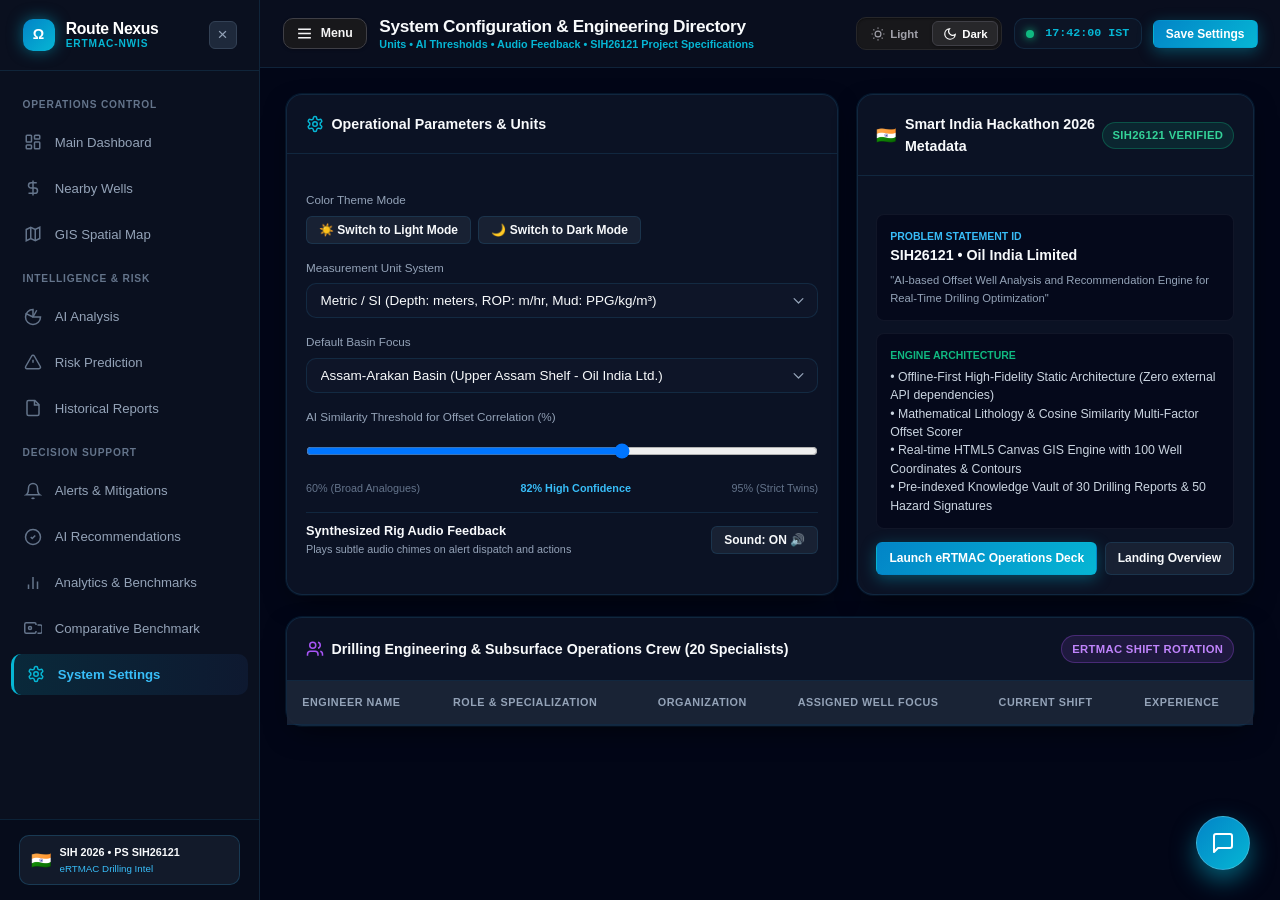
<file: settings.html>
<!DOCTYPE html>
<html lang="en">
<head>
  <meta charset="UTF-8">
  <meta name="viewport" content="width=device-width, initial-scale=1.0">
  <title>System Settings & Engineering Team | eRTMAC-NWIS</title>
  <meta name="description" content="Platform Configuration, Unit Systems, Telemetry Frequencies & Engineer Team Directory.">
  <link rel="stylesheet" href="./css/style.css">
  <link rel="stylesheet" href="./css/animations.css">
  <link rel="stylesheet" href="./css/dashboard.css">
  <script>(function(){const t=localStorage.getItem('nexus_theme')||'dark';document.documentElement.setAttribute('data-theme',t);})();</script>
</head>
<body>

  <div class="app-container">

    <!-- Sidebar -->
    <aside class="sidebar">
      <div class="sidebar-header">
        <a href="index.html" class="sidebar-brand">
          <div class="brand-icon-box" style="width: 32px; height: 32px; font-size: 0.95rem;">Ω</div>
          <div class="brand-name" style="font-size: 1.05rem;">
            <span>Route Nexus</span>
            <span class="sub">eRTMAC-NWIS</span>
          </div>
        </a>
        <button class="sidebar-close-btn" id="sidebar-close-btn" title="Close Sidebar" aria-label="Close sidebar">&times;</button>
      </div>

      <div class="sidebar-menu">
        <div class="menu-category">Operations Control</div>
        <a href="dashboard.html" class="menu-item">
          <svg viewBox="0 0 24 24" fill="none" stroke="currentColor"><rect width="7" height="9" x="3" y="3" rx="1"/><rect width="7" height="5" x="14" y="3" rx="1"/><rect width="7" height="9" x="14" y="12" rx="1"/><rect width="7" height="5" x="3" y="16" rx="1"/></svg>
          <span>Main Dashboard</span>
        </a>
        <a href="wells.html" class="menu-item">
          <svg viewBox="0 0 24 24" fill="none" stroke="currentColor"><path d="M12 2v20M17 5H9.5a3.5 3.5 0 0 0 0 7h5a3.5 3.5 0 0 1 0 7H6"/></svg>
          <span>Nearby Wells</span>
        </a>
        <a href="map.html" class="menu-item">
          <svg viewBox="0 0 24 24" fill="none" stroke="currentColor"><polygon points="3 6 9 3 15 6 21 3 21 18 15 21 9 18 3 21"/><line x1="9" x2="9" y1="3" y2="18"/><line x1="15" x2="15" y1="6" y2="21"/></svg>
          <span>GIS Spatial Map</span>
        </a>

        <div class="menu-category">Intelligence & Risk</div>
        <a href="ai-analysis.html" class="menu-item">
          <svg viewBox="0 0 24 24" fill="none" stroke="currentColor"><path d="M12 2a10 10 0 1 0 10 10H12V2z"/><path d="M12 12 2.1 7.1"/><path d="m12 12 5-9"/></svg>
          <span>AI Analysis</span>
        </a>
        <a href="risk.html" class="menu-item">
          <svg viewBox="0 0 24 24" fill="none" stroke="currentColor"><path d="m21.73 18-8-14a2 2 0 0 0-3.48 0l-8 14A2 2 0 0 0 4 21h16a2 2 0 0 0 1.73-3Z"/><line x1="12" y1="9" x2="12" y2="13"/><line x1="12" y1="17" x2="12.01" y2="17"/></svg>
          <span>Risk Prediction</span>
        </a>
        <a href="reports.html" class="menu-item">
          <svg viewBox="0 0 24 24" fill="none" stroke="currentColor"><path d="M14.5 2H6a2 2 0 0 0-2 2v16a2 2 0 0 0 2 2h12a2 2 0 0 0 2-2V7.5L14.5 2z"/><polyline points="14 2 14 8 20 8"/></svg>
          <span>Historical Reports</span>
        </a>

        <div class="menu-category">Decision Support</div>
        <a href="alerts.html" class="menu-item">
          <svg viewBox="0 0 24 24" fill="none" stroke="currentColor"><path d="M18 8A6 6 0 0 0 6 8c0 7-3 9-3 9h18s-3-2-3-9"/><path d="M13.73 21a2 2 0 0 1-3.46 0"/></svg>
          <span>Alerts & Mitigations</span>
        </a>
        <a href="recommendations.html" class="menu-item">
          <svg viewBox="0 0 24 24" fill="none" stroke="currentColor"><circle cx="12" cy="12" r="10"/><path d="m9 12 2 2 4-4"/></svg>
          <span>AI Recommendations</span>
        </a>
        <a href="analytics.html" class="menu-item">
          <svg viewBox="0 0 24 24" fill="none" stroke="currentColor"><line x1="18" x2="18" y1="20" y2="10"/><line x1="12" x2="12" y1="20" y2="4"/><line x1="6" x2="6" y1="20" y2="14"/></svg>
          <span>Analytics & Benchmarks</span>
        </a>
        <a href="benchmark.html" class="menu-item">
          <svg viewBox="0 0 24 24" fill="none" stroke="currentColor"><path d="M16 16v1a2 2 0 0 1-2 2H3a2 2 0 0 1-2-2V7a2 2 0 0 1 2-2h11a2 2 0 0 1 2 2v1"/><path d="M18 8h4a2 2 0 0 1 2 2v7a2 2 0 0 1-2 2h-4"/><circle cx="8" cy="12" r="2"/></svg>
          <span>Comparative Benchmark</span>
        </a>
        <a href="settings.html" class="menu-item active">
          <svg viewBox="0 0 24 24" fill="none" stroke="currentColor"><path d="M12.22 2h-.44a2 2 0 0 0-2 2v.18a2 2 0 0 1-1 1.73l-.43.25a2 2 0 0 1-2 0l-.15-.08a2 2 0 0 0-2.73.73l-.22.38a2 2 0 0 0 .73 2.73l.15.1a2 2 0 0 1 1 1.72v.51a2 2 0 0 1-1 1.74l-.15.09a2 2 0 0 0-.73 2.73l.22.38a2 2 0 0 0 2.73.73l.15-.08a2 2 0 0 1 2 0l.43.25a2 2 0 0 1 1 1.73V20a2 2 0 0 0 2 2h.44a2 2 0 0 0 2-2v-.18a2 2 0 0 1 1-1.73l.43-.25a2 2 0 0 1 2 0l.15.08a2 2 0 0 0 2.73-.73l.22-.39a2 2 0 0 0-.73-2.73l-.15-.08a2 2 0 0 1-1-1.74v-.5a2 2 0 0 1 1-1.74l.15-.09a2 2 0 0 0 .73-2.73l-.22-.38a2 2 0 0 0-2.73-.73l-.15.08a2 2 0 0 1-2 0l-.43-.25a2 2 0 0 1-1-1.73V4a2 2 0 0 0-2-2z"/><circle cx="12" cy="12" r="3"/></svg>
          <span>System Settings</span>
        </a>
      </div>

      <div class="sidebar-footer">
        <div class="sih-badge">
          <div style="font-size: 1.1rem;">🇮🇳</div>
          <div>
            <div style="font-size: 0.72rem; font-weight: 700; color: #f8fafc;">SIH 2026 • PS SIH26121</div>
            <div style="font-size: 0.65rem; color: #38bdf8;">eRTMAC Drilling Intel</div>
          </div>
        </div>
      </div>
    </aside>

    <!-- Main Wrapper -->
    <div class="main-wrapper">
      <header class="topbar">
        <div class="topbar-left">
          <button class="sidebar-menu-btn" id="sidebar-toggle" title="Open / Close Navigation Menu" aria-label="Toggle Navigation Menu">
            <svg viewBox="0 0 24 24" fill="none" stroke="currentColor">
              <line x1="3" y1="6" x2="21" y2="6"/>
              <line x1="3" y1="12" x2="21" y2="12"/>
              <line x1="3" y1="18" x2="21" y2="18"/>
            </svg>
            <span>Menu</span>
          </button>
          <div class="page-title-box">
            <h1>System Configuration & Engineering Directory</h1>
            <p>Units • AI Thresholds • Audio Feedback • SIH26121 Project Specifications</p>
          </div>
        </div>
        <div class="topbar-right">
          <!-- Theme Switcher: Light & Dark Mode Buttons -->
          <div class="theme-switch-group" role="group" aria-label="Theme mode selection">
            <button class="theme-switch-btn" id="btn-theme-light" onclick="NexusApp.setTheme('light')" title="Switch to Light Mode" aria-label="Light Mode">
              <svg viewBox="0 0 24 24" fill="none" stroke="currentColor" stroke-width="2">
                <circle cx="12" cy="12" r="5"/>
                <line x1="12" y1="1" x2="12" y2="3"/>
                <line x1="12" y1="21" x2="12" y2="23"/>
                <line x1="4.22" y1="4.22" x2="5.64" y2="5.64"/>
                <line x1="18.36" y1="18.36" x2="19.78" y2="19.78"/>
                <line x1="1" y1="12" x2="3" y2="12"/>
                <line x1="21" y1="12" x2="23" y2="12"/>
                <line x1="4.22" y1="19.78" x2="5.64" y2="18.36"/>
                <line x1="18.36" y1="5.64" x2="19.78" y2="4.22"/>
              </svg>
              <span>Light</span>
            </button>
            <button class="theme-switch-btn active" id="btn-theme-dark" onclick="NexusApp.setTheme('dark')" title="Switch to Dark Mode" aria-label="Dark Mode">
              <svg viewBox="0 0 24 24" fill="none" stroke="currentColor" stroke-width="2">
                <path d="M21 12.79A9 9 0 1 1 11.21 3 7 7 0 0 0 21 12.79z"/>
              </svg>
              <span>Dark</span>
            </button>
          </div>

          <div class="rig-clock-box">
            <span class="pulse-dot emerald"></span>
            <span class="time" id="ist-clock">17:42:00 IST</span>
          </div>
          <button class="btn btn-primary btn-sm" onclick="NexusApp.playSound('success'); NexusApp.showToast('Configuration persisted locally.', 'success')">Save Settings</button>
        </div>
      </header>

      <main class="content-area">

        <!-- Settings Tabs / Sections -->
        <div class="grid-2col">

          <!-- General System Settings -->
          <div class="glass-panel" style="display: flex; flex-direction: column; gap: 1.25rem;">
            <div class="panel-header">
              <div class="panel-title">
                <svg width="18" height="18" viewBox="0 0 24 24" fill="none" stroke="#06b6d4" stroke-width="2"><path d="M12.22 2h-.44a2 2 0 0 0-2 2v.18a2 2 0 0 1-1 1.73l-.43.25a2 2 0 0 1-2 0l-.15-.08a2 2 0 0 0-2.73.73l-.22.38a2 2 0 0 0 .73 2.73l.15.1a2 2 0 0 1 1 1.72v.51a2 2 0 0 1-1 1.74l-.15.09a2 2 0 0 0-.73 2.73l.22.38a2 2 0 0 0 2.73.73l.15-.08a2 2 0 0 1 2 0l.43.25a2 2 0 0 1 1 1.73V20a2 2 0 0 0 2 2h.44a2 2 0 0 0 2-2v-.18a2 2 0 0 1 1-1.73l.43-.25a2 2 0 0 1 2 0l.15.08a2 2 0 0 0 2.73-.73l.22-.39a2 2 0 0 0-.73-2.73l-.15-.08a2 2 0 0 1-1-1.74v-.5a2 2 0 0 1 1-1.74l.15-.09a2 2 0 0 0 .73-2.73l-.22-.38a2 2 0 0 0-2.73-.73l-.15.08a2 2 0 0 1-2 0l-.43-.25a2 2 0 0 1-1-1.73V4a2 2 0 0 0-2-2z"/><circle cx="12" cy="12" r="3"/></svg>
                <span>Operational Parameters & Units</span>
              </div>
            </div>

            <div class="panel-body" style="display: flex; flex-direction: column; gap: 1rem;">
              <div>
                <label style="font-size: 0.78rem; color: #94a3b8; display: block; margin-bottom: 0.4rem;">Color Theme Mode</label>
                <div style="display: flex; gap: 0.5rem;">
                  <button type="button" class="btn btn-secondary btn-sm" onclick="NexusApp.setTheme('light')" style="display: inline-flex; align-items: center; gap: 0.4rem;">
                    ☀️ Switch to Light Mode
                  </button>
                  <button type="button" class="btn btn-secondary btn-sm" onclick="NexusApp.setTheme('dark')" style="display: inline-flex; align-items: center; gap: 0.4rem;">
                    🌙 Switch to Dark Mode
                  </button>
                </div>
              </div>

              <div>
                <label style="font-size: 0.78rem; color: #94a3b8; display: block; margin-bottom: 0.4rem;">Measurement Unit System</label>
                <select class="input-control" id="unit-system-select">
                  <option value="metric">Metric / SI (Depth: meters, ROP: m/hr, Mud: PPG/kg/m³)</option>
                  <option value="oilfield">US Oilfield (Depth: feet, ROP: ft/hr, Mud: PPG)</option>
                </select>
              </div>

              <div>
                <label style="font-size: 0.78rem; color: #94a3b8; display: block; margin-bottom: 0.4rem;">Default Basin Focus</label>
                <select class="input-control">
                  <option>Assam-Arakan Basin (Upper Assam Shelf - Oil India Ltd.)</option>
                  <option>Cambay Basin (Western Onshore - ONGC)</option>
                  <option>Krishna-Godavari Deepwater (KG-D6 - Joint)</option>
                </select>
              </div>

              <div>
                <label style="font-size: 0.78rem; color: #94a3b8; display: block; margin-bottom: 0.4rem;">AI Similarity Threshold for Offset Correlation (%)</label>
                <input type="range" class="input-control" min="60" max="95" value="82" id="sim-threshold-slider">
                <div style="display: flex; justify-content: space-between; font-size: 0.72rem; color: #64748b; margin-top: 4px;">
                  <span>60% (Broad Analogues)</span>
                  <strong style="color: #38bdf8;" id="sim-threshold-val">82% High Confidence</strong>
                  <span>95% (Strict Twins)</span>
                </div>
              </div>

              <div style="display: flex; align-items: center; justify-content: space-between; padding-top: 0.5rem; border-top: 1px solid var(--border-color);">
                <div>
                  <div style="font-weight: 600; color: #f8fafc; font-size: 0.85rem;">Synthesized Rig Audio Feedback</div>
                  <div style="font-size: 0.72rem; color: #94a3b8;">Plays subtle audio chimes on alert dispatch and actions</div>
                </div>
                <button class="btn btn-secondary btn-sm" id="toggle-sound-btn" onclick="NexusApp.toggleSound()">Sound: ON 🔊</button>
              </div>
            </div>
          </div>

          <!-- SIH Hackathon & Problem Statement Specs -->
          <div class="glass-panel" style="display: flex; flex-direction: column; gap: 1.25rem;">
            <div class="panel-header">
              <div class="panel-title">
                <span style="font-size: 1.1rem;">🇮🇳</span>
                <span>Smart India Hackathon 2026 Metadata</span>
              </div>
              <span class="badge badge-emerald">SIH26121 Verified</span>
            </div>

            <div class="panel-body" style="display: flex; flex-direction: column; gap: 0.85rem; font-size: 0.8rem;">
              <div style="background: rgba(2, 6, 23, 0.6); border: 1px solid var(--border-subtle); border-radius: 8px; padding: 0.85rem;">
                <div style="font-size: 0.7rem; color: #38bdf8; text-transform: uppercase; font-weight: 700;">Problem Statement ID</div>
                <div style="font-size: 0.95rem; font-weight: 800; color: #f8fafc;">SIH26121 • Oil India Limited</div>
                <div style="color: #94a3b8; font-size: 0.75rem; margin-top: 0.25rem;">
                  "AI-based Offset Well Analysis and Recommendation Engine for Real-Time Drilling Optimization"
                </div>
              </div>

              <div style="background: rgba(2, 6, 23, 0.6); border: 1px solid var(--border-subtle); border-radius: 8px; padding: 0.85rem;">
                <div style="font-size: 0.7rem; color: #10b981; text-transform: uppercase; font-weight: 700;">Engine Architecture</div>
                <div style="font-size: 0.82rem; color: #cbd5e1; margin-top: 0.25rem; line-height: 1.5;">
                  • Offline-First High-Fidelity Static Architecture (Zero external API dependencies)<br>
                  • Mathematical Lithology & Cosine Similarity Multi-Factor Offset Scorer<br>
                  • Real-time HTML5 Canvas GIS Engine with 100 Well Coordinates & Contours<br>
                  • Pre-indexed Knowledge Vault of 30 Drilling Reports & 50 Hazard Signatures
                </div>
              </div>

              <div style="display: flex; gap: 0.5rem;">
                <a href="dashboard.html" class="btn btn-primary btn-sm" style="flex: 1;">Launch eRTMAC Operations Deck</a>
                <a href="index.html" class="btn btn-secondary btn-sm">Landing Overview</a>
              </div>
            </div>
          </div>

        </div>

        <!-- 20 Petroleum Engineers Directory -->
        <div class="glass-panel" style="margin-top: 1.5rem;">
          <div class="panel-header">
            <div class="panel-title">
              <svg width="18" height="18" viewBox="0 0 24 24" fill="none" stroke="#a855f7" stroke-width="2"><path d="M16 21v-2a4 4 0 0 0-4-4H6a4 4 0 0 0-4 4v2"/><circle cx="9" cy="7" r="4"/><path d="M22 21v-2a4 4 0 0 0-3-3.87"/><path d="M16 3.13a4 4 0 0 1 0 7.75"/></svg>
              <span>Drilling Engineering & Subsurface Operations Crew (20 Specialists)</span>
            </div>
            <span class="badge badge-purple">eRTMAC Shift Rotation</span>
          </div>

          <div class="panel-body" style="padding: 0;">
            <div class="data-table-container" style="border: none; border-radius: 0;">
              <table class="data-table">
                <thead>
                  <tr>
                    <th>Engineer Name</th>
                    <th>Role & Specialization</th>
                    <th>Organization</th>
                    <th>Assigned Well Focus</th>
                    <th>Current Shift</th>
                    <th>Experience</th>
                  </tr>
                </thead>
                <tbody id="engineers-tbody">
                  <!-- Populated via JS -->
                </tbody>
              </table>
            </div>
          </div>
        </div>

      </main>
    </div>
  </div>

  <!-- Scripts -->
  <script src="./js/mockdata.js"></script>
  <script src="./js/app.js"></script>
  <script src="./js/chatbot.js"></script>

  <script>
    document.addEventListener('DOMContentLoaded', () => {
      const engineers = window.NexusData.engineers;
      const tbody = document.getElementById('engineers-tbody');

      tbody.innerHTML = engineers.map(eng => `
        <tr>
          <td>
            <div style="font-weight: 700; color: #f8fafc;">${eng.name}</div>
            <div style="font-size: 0.72rem; color: #38bdf8;">${eng.id}</div>
          </td>
          <td>
            <div style="font-weight: 600; color: #e2e8f0;">${eng.role}</div>
            <div style="font-size: 0.68rem; color: #94a3b8;">${eng.specialization}</div>
          </td>
          <td>
            <span style="font-size: 0.78rem;">${eng.organization}</span>
          </td>
          <td style="font-family: var(--font-mono); font-weight: 600; color: #38bdf8;">
            ${eng.assignedWell}
          </td>
          <td>
            <span class="badge ${eng.shift.includes('Day') ? 'badge-emerald' : 'badge-cyan'}">
              ${eng.shift}
            </span>
          </td>
          <td style="font-family: var(--font-mono);">${eng.experience}</td>
        </tr>
      `).join('');

      // Slider listener
      const slider = document.getElementById('sim-threshold-slider');
      const sliderVal = document.getElementById('sim-threshold-val');
      slider.addEventListener('input', (e) => {
        sliderVal.textContent = `${e.target.value}% Confidence`;
      });
    });
  </script>
</body>
</html>
</file>
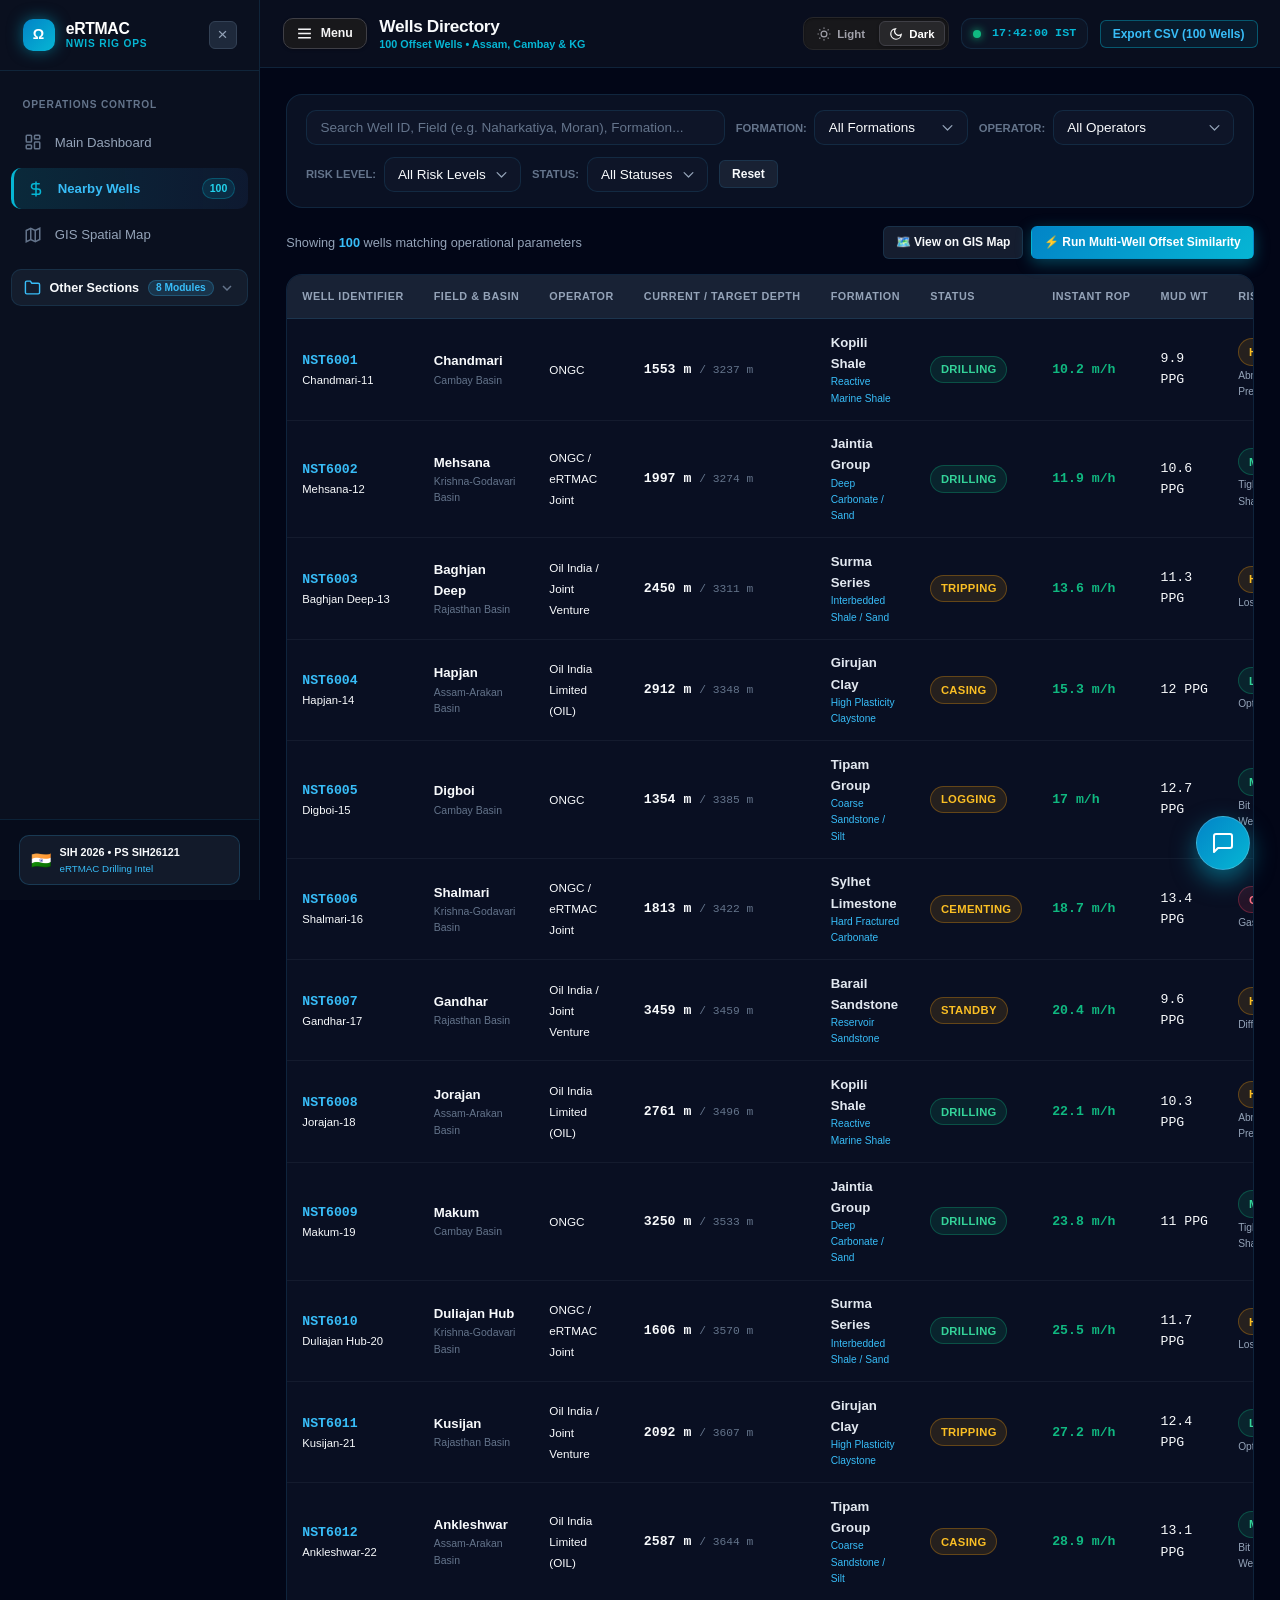
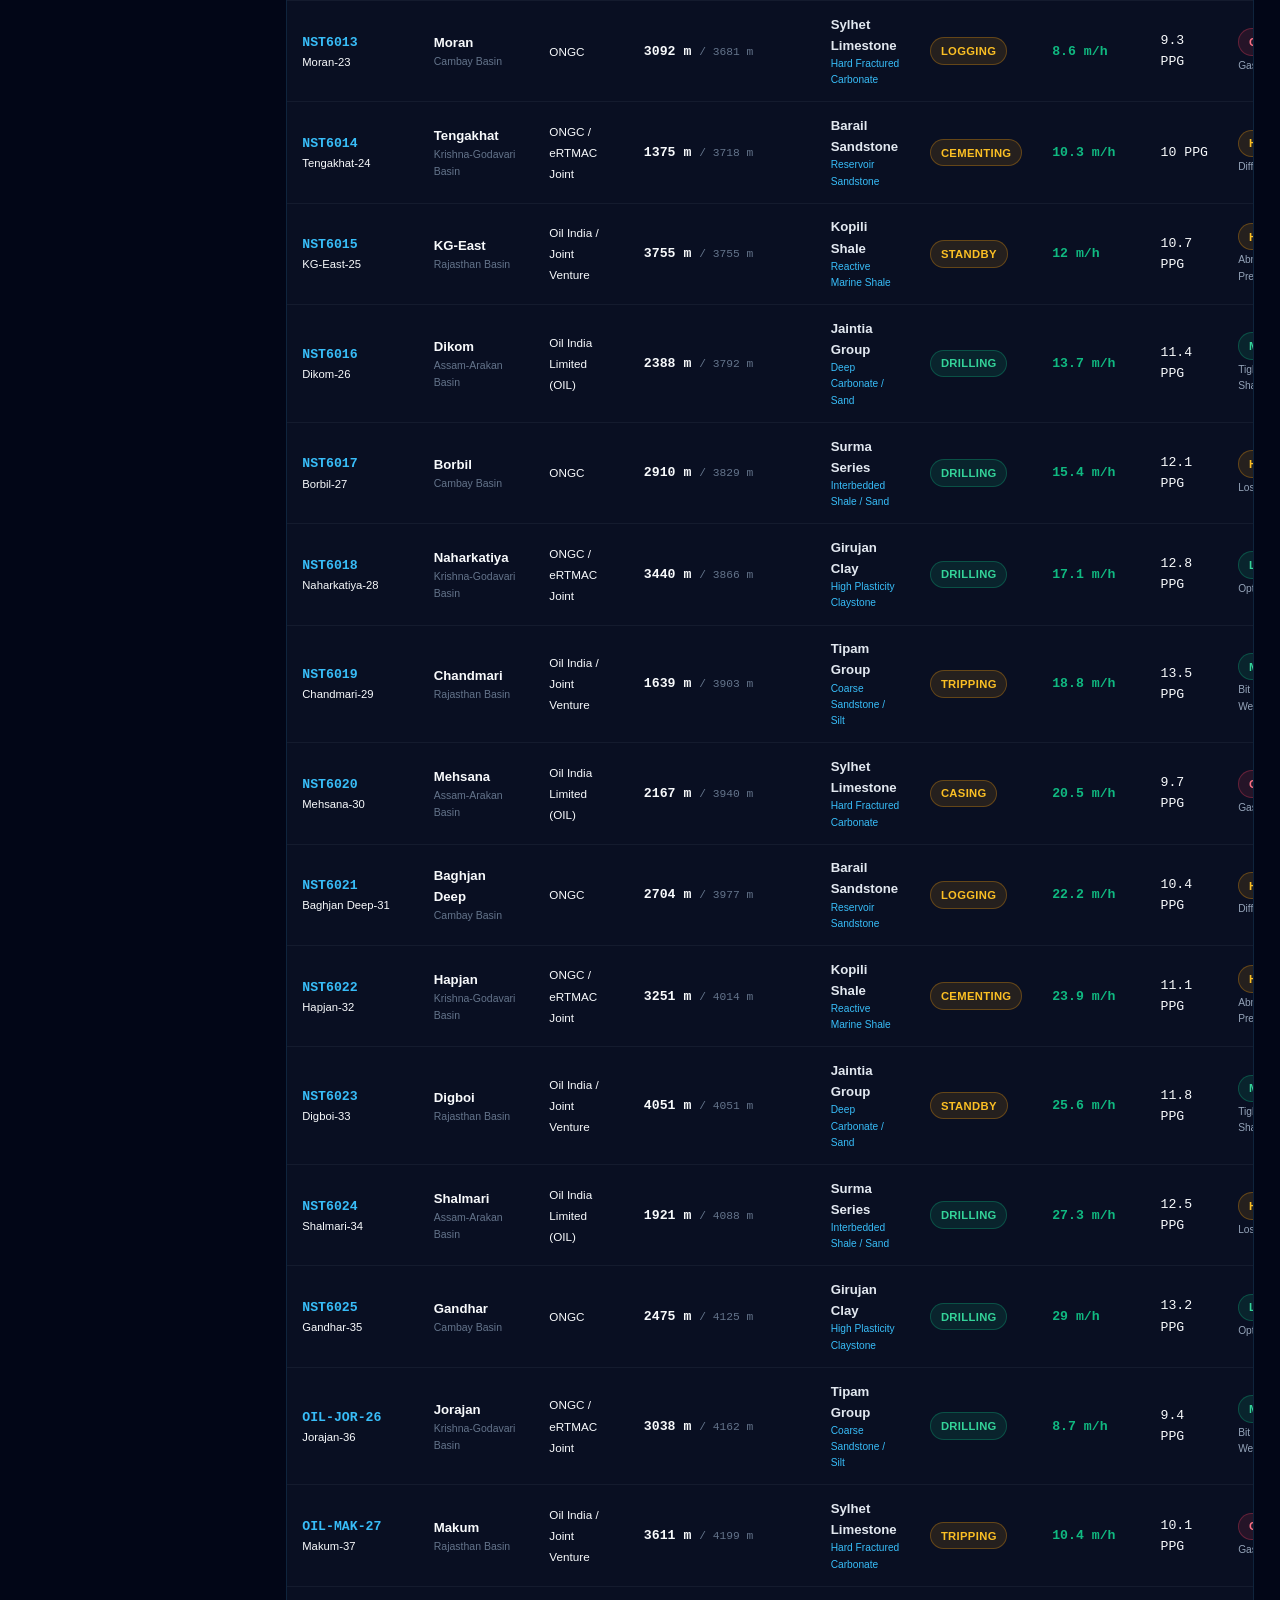
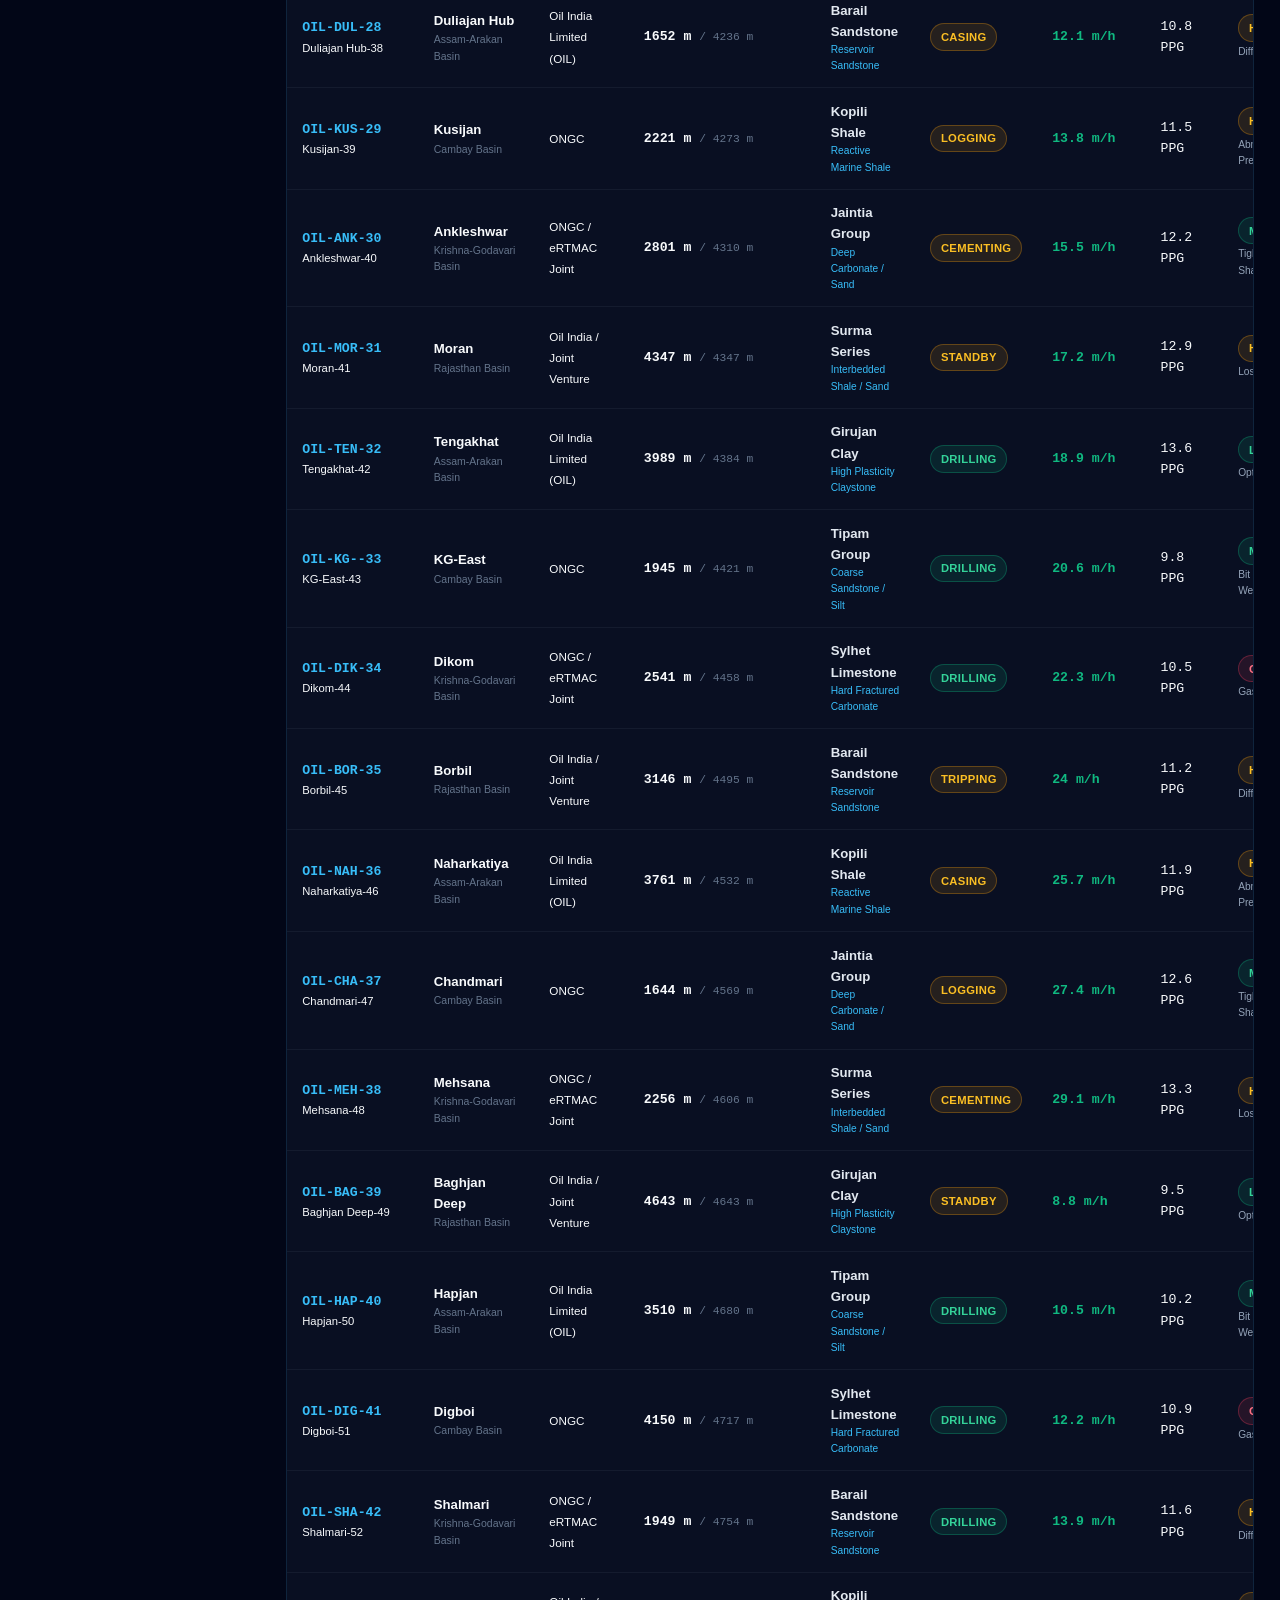
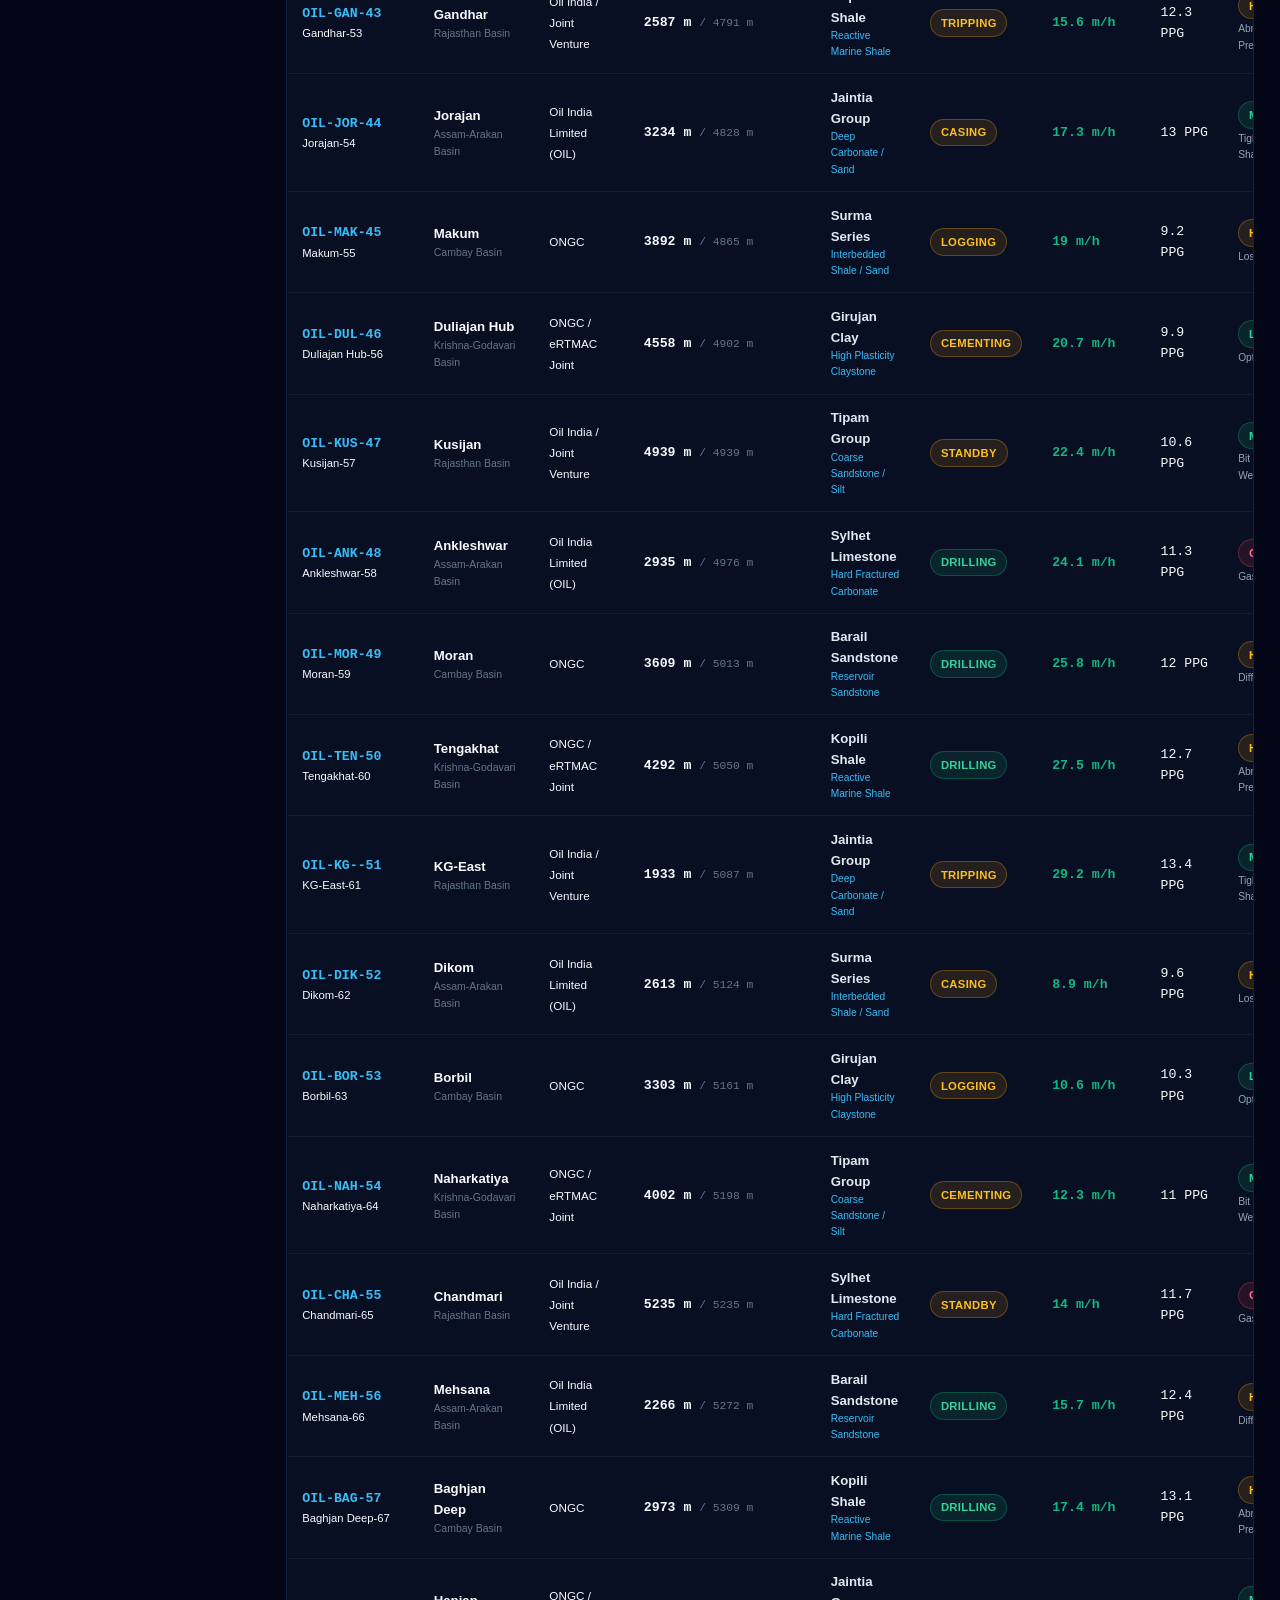
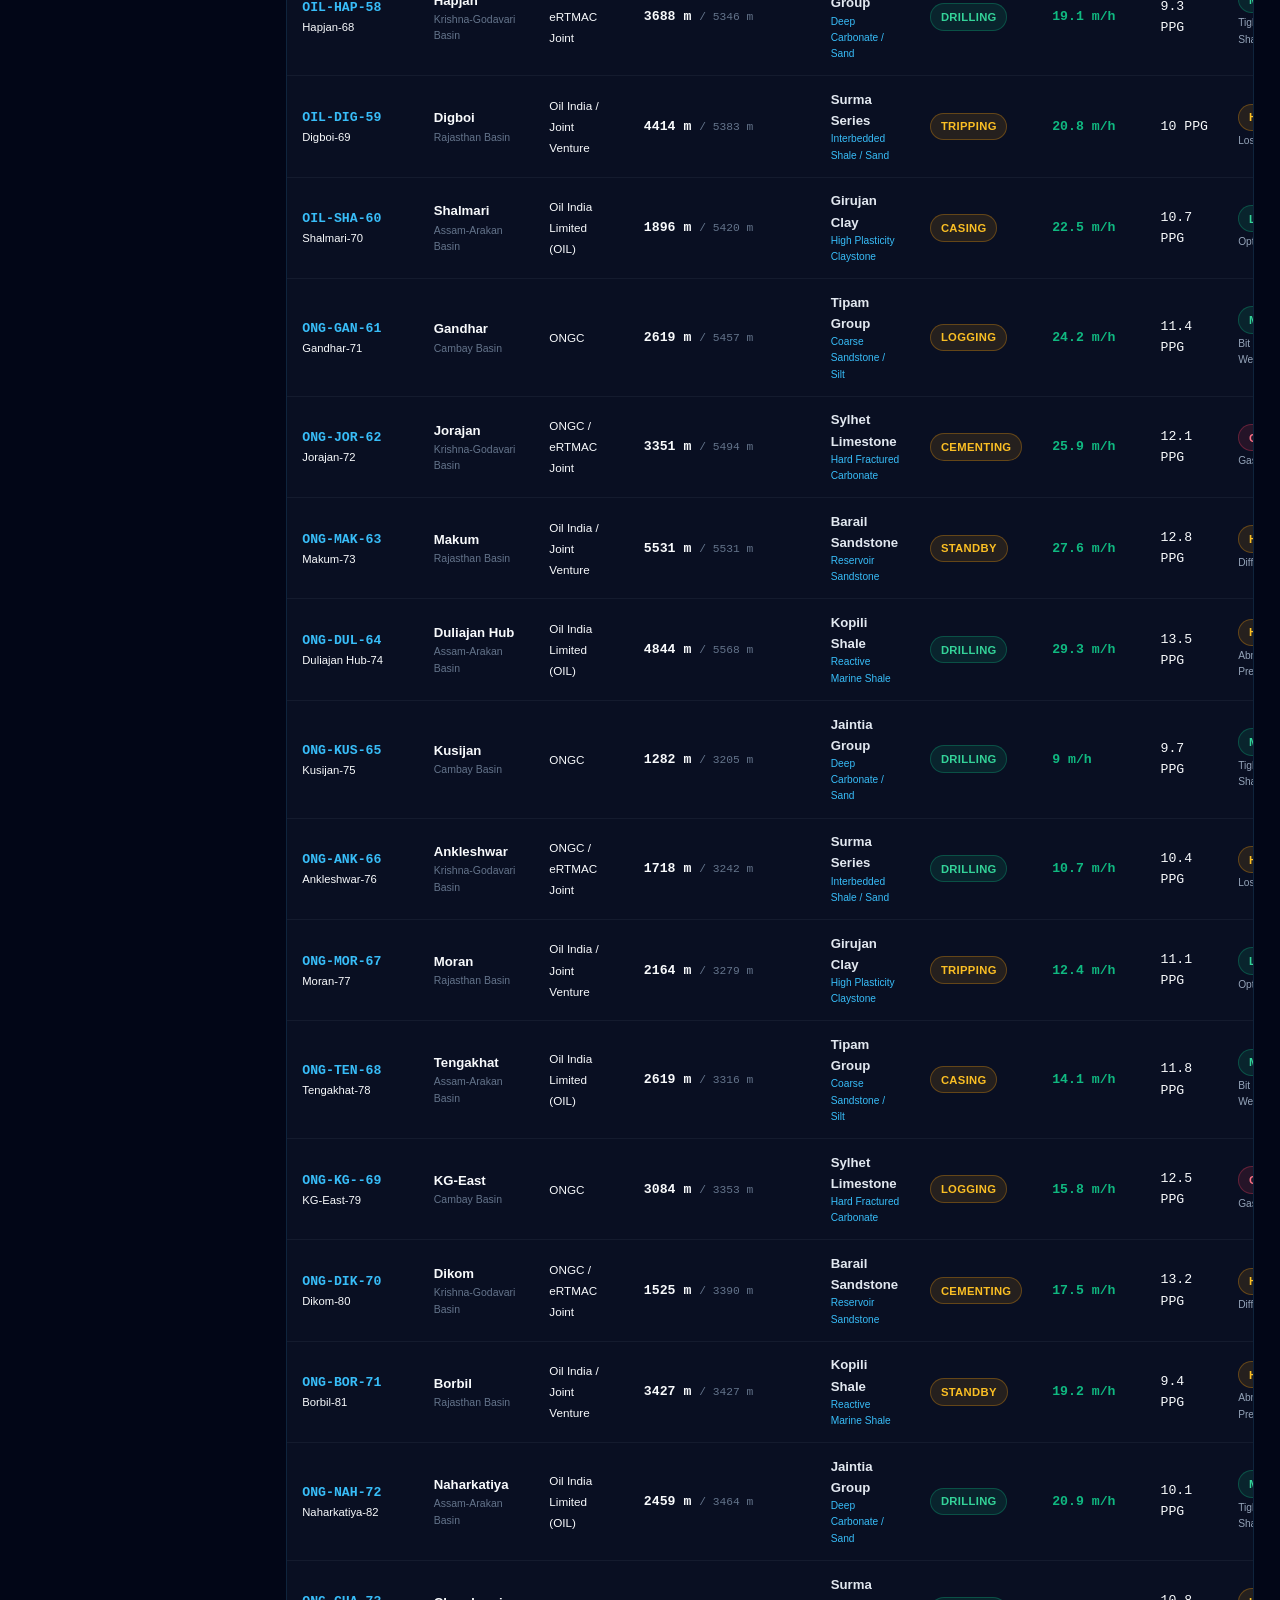
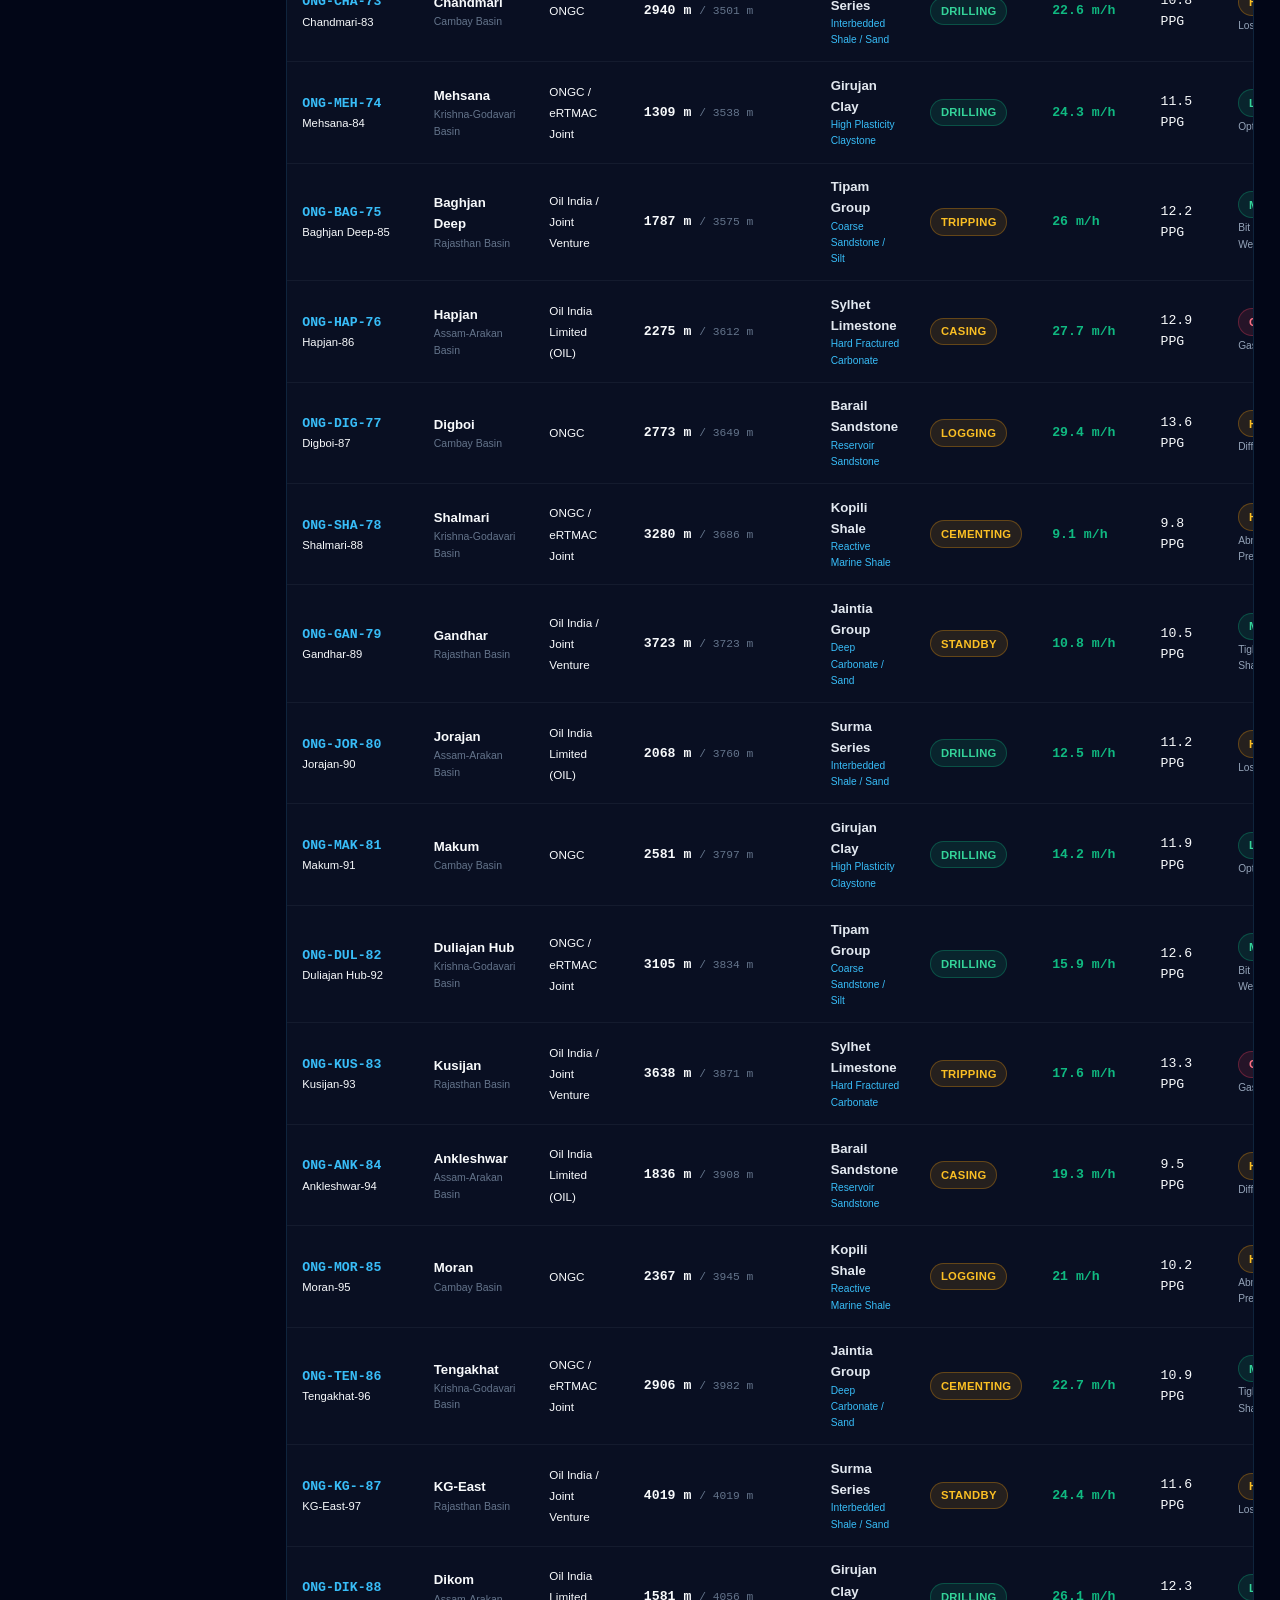
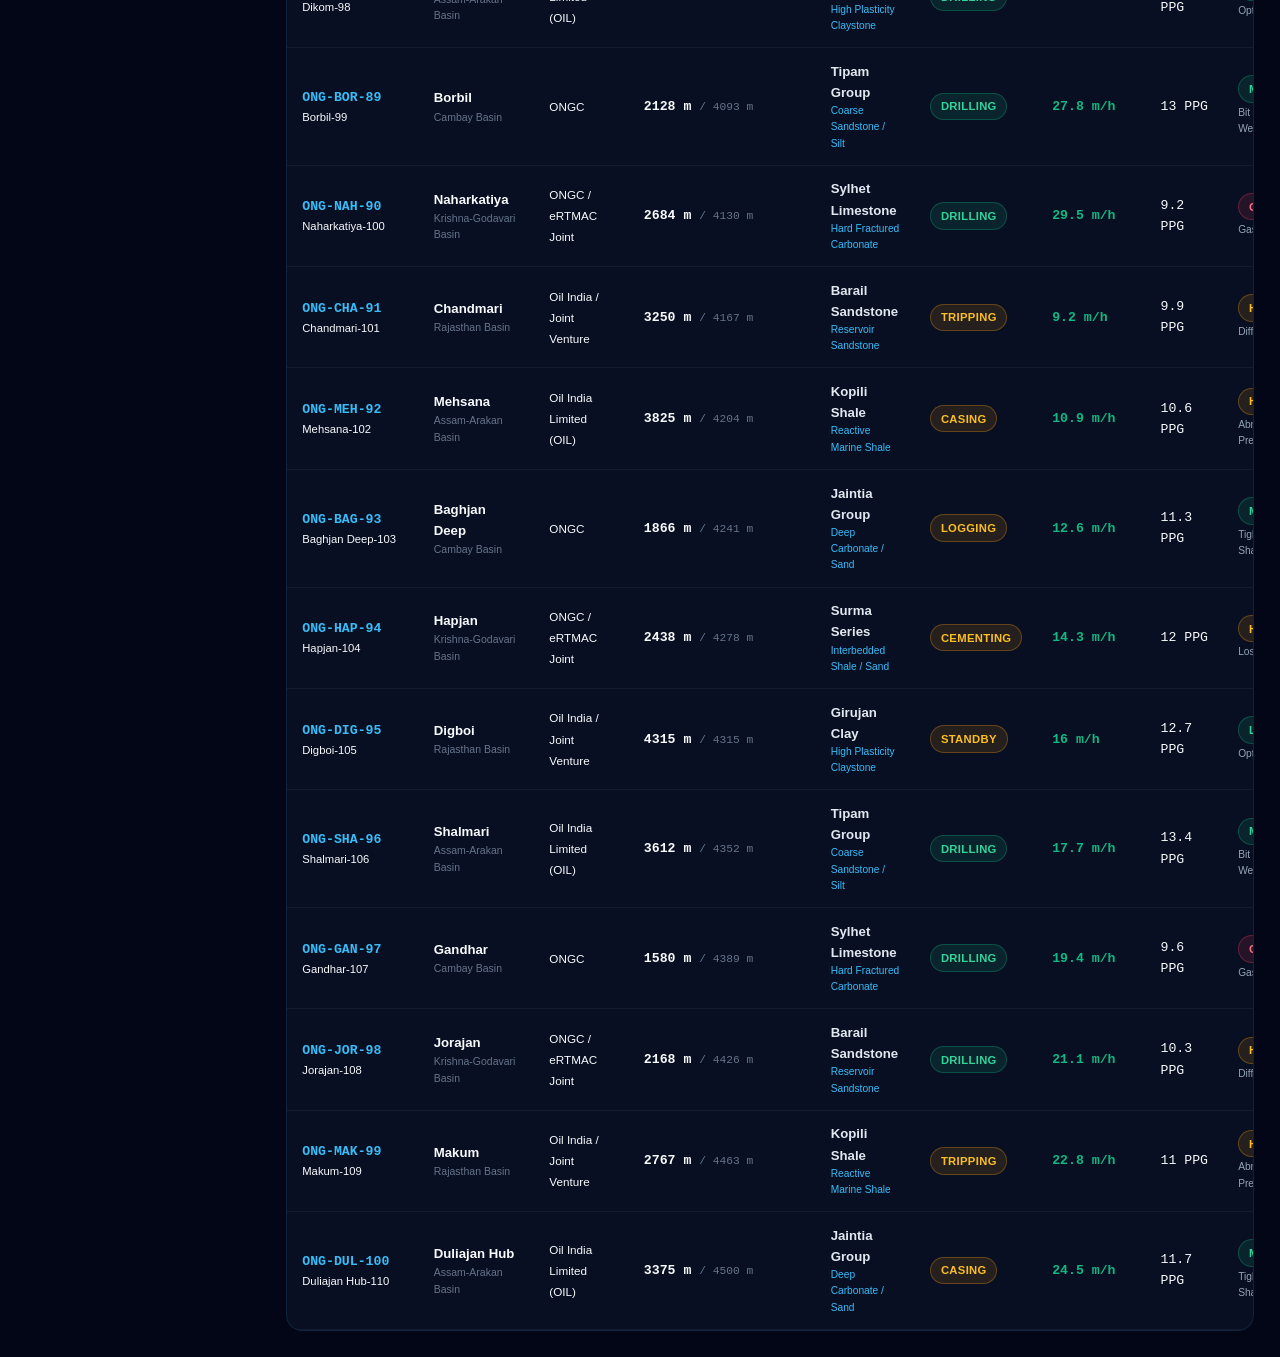
<file: wells.html>
<!DOCTYPE html>
<html lang="en">
<head>
  <meta charset="UTF-8">
  <meta name="viewport" content="width=device-width, initial-scale=1.0">
  <title>Nearby Wells Directory (100 Wells) | eRTMAC-NWIS</title>
  <meta name="description" content="Search, filter and analyze 100 offset wells across Oil India and ONGC fields.">
  <link rel="stylesheet" href="./css/style.css">
  <link rel="stylesheet" href="./css/animations.css">
  <link rel="stylesheet" href="./css/dashboard.css">
  <script>(function(){const t=localStorage.getItem('nexus_theme')||'dark';document.documentElement.setAttribute('data-theme',t);})();</script>
</head>
<body>

  <div class="app-container">

    <!-- Sidebar -->
    <aside class="sidebar">
      <div class="sidebar-header">
        <a href="index.html" class="sidebar-brand">
          <div class="brand-icon-box" style="width: 32px; height: 32px; font-size: 0.95rem;">Ω</div>
          <div class="brand-name" style="font-size: 1.05rem;">
            <span>eRTMAC</span>
            <span class="sub">NWIS Rig Ops</span>
          </div>
        </a>
        <button class="sidebar-close-btn" id="sidebar-close-btn" title="Close Sidebar" aria-label="Close sidebar">&times;</button>
      </div>

      <div class="sidebar-menu">
        <div class="menu-category">Operations Control</div>
        <a href="dashboard.html" class="menu-item">
          <svg viewBox="0 0 24 24" fill="none" stroke="currentColor"><rect width="7" height="9" x="3" y="3" rx="1"/><rect width="7" height="5" x="14" y="3" rx="1"/><rect width="7" height="9" x="14" y="12" rx="1"/><rect width="7" height="5" x="3" y="16" rx="1"/></svg>
          <span>Main Dashboard</span>
        </a>
        <a href="wells.html" class="menu-item active">
          <svg viewBox="0 0 24 24" fill="none" stroke="currentColor"><path d="M12 2v20M17 5H9.5a3.5 3.5 0 0 0 0 7h5a3.5 3.5 0 0 1 0 7H6"/></svg>
          <span>Nearby Wells</span>
          <span class="menu-badge badge-cyan">100</span>
        </a>
        <a href="map.html" class="menu-item">
          <svg viewBox="0 0 24 24" fill="none" stroke="currentColor"><polygon points="3 6 9 3 15 6 21 3 21 18 15 21 9 18 3 21"/><line x1="9" x2="9" y1="3" y2="18"/><line x1="15" x2="15" y1="6" y2="21"/></svg>
          <span>GIS Spatial Map</span>
        </a>

        <!-- Other Sections Toggle Button -->
        <button type="button" class="other-sections-toggle-btn" id="btn-toggle-other-sections" onclick="NexusApp.toggleOtherSections()" aria-expanded="false" title="Click to view Intelligence, Risk, and Decision Support modules">
          <div style="display: flex; align-items: center; gap: 0.55rem;">
            <svg class="icon-folder" viewBox="0 0 24 24" fill="none" stroke="currentColor"><path d="M22 19a2 2 0 0 1-2 2H4a2 2 0 0 1-2-2V5a2 2 0 0 1 2-2h5l2 3h9a2 2 0 0 1 2 2z"/></svg>
            <span class="other-btn-text">Other Sections</span>
          </div>
          <div style="display: flex; align-items: center; gap: 0.35rem;">
            <span class="other-count-badge">8 Modules</span>
            <svg class="icon-chevron" viewBox="0 0 24 24" fill="none" stroke="currentColor"><polyline points="6 9 12 15 18 9"/></svg>
          </div>
        </button>

        <!-- Hidden by default, expands when clicked -->
        <div class="other-sections-collapse" id="sidebar-other-sections">
          <div class="menu-category">Intelligence & Risk</div>
          <a href="ai-analysis.html" class="menu-item">
            <svg viewBox="0 0 24 24" fill="none" stroke="currentColor"><path d="M12 2a10 10 0 1 0 10 10H12V2z"/><path d="M12 12 2.1 7.1"/><path d="m12 12 5-9"/></svg>
            <span>AI Analysis</span>
          </a>
          <a href="risk.html" class="menu-item">
            <svg viewBox="0 0 24 24" fill="none" stroke="currentColor"><path d="m21.73 18-8-14a2 2 0 0 0-3.48 0l-8 14A2 2 0 0 0 4 21h16a2 2 0 0 0 1.73-3Z"/><line x1="12" y1="9" x2="12" y2="13"/><line x1="12" y1="17" x2="12.01" y2="17"/></svg>
            <span>Risk Prediction</span>
          </a>
          <a href="reports.html" class="menu-item">
            <svg viewBox="0 0 24 24" fill="none" stroke="currentColor"><path d="M14.5 2H6a2 2 0 0 0-2 2v16a2 2 0 0 0 2 2h12a2 2 0 0 0 2-2V7.5L14.5 2z"/><polyline points="14 2 14 8 20 8"/></svg>
            <span>Historical Reports</span>
          </a>

          <div class="menu-category">Decision Support</div>
          <a href="alerts.html" class="menu-item">
            <svg viewBox="0 0 24 24" fill="none" stroke="currentColor"><path d="M18 8A6 6 0 0 0 6 8c0 7-3 9-3 9h18s-3-2-3-9"/><path d="M13.73 21a2 2 0 0 1-3.46 0"/></svg>
            <span>Alerts & Mitigations</span>
          </a>
          <a href="recommendations.html" class="menu-item">
            <svg viewBox="0 0 24 24" fill="none" stroke="currentColor"><circle cx="12" cy="12" r="10"/><path d="m9 12 2 2 4-4"/></svg>
            <span>AI Recommendations</span>
          </a>
          <a href="analytics.html" class="menu-item">
            <svg viewBox="0 0 24 24" fill="none" stroke="currentColor"><line x1="18" x2="18" y1="20" y2="10"/><line x1="12" x2="12" y1="20" y2="4"/><line x1="6" x2="6" y1="20" y2="14"/></svg>
            <span>Analytics & Benchmarks</span>
          </a>
          <a href="benchmark.html" class="menu-item">
            <svg viewBox="0 0 24 24" fill="none" stroke="currentColor"><path d="M16 16v1a2 2 0 0 1-2 2H3a2 2 0 0 1-2-2V7a2 2 0 0 1 2-2h11a2 2 0 0 1 2 2v1"/><path d="M18 8h4a2 2 0 0 1 2 2v7a2 2 0 0 1-2 2h-4"/><circle cx="8" cy="12" r="2"/></svg>
            <span>Comparative Benchmark</span>
          </a>
          <a href="settings.html" class="menu-item">
            <svg viewBox="0 0 24 24" fill="none" stroke="currentColor"><path d="M12.22 2h-.44a2 2 0 0 0-2 2v.18a2 2 0 0 1-1 1.73l-.43.25a2 2 0 0 1-2 0l-.15-.08a2 2 0 0 0-2.73.73l-.22.38a2 2 0 0 0 .73 2.73l.15.1a2 2 0 0 1 1 1.72v.51a2 2 0 0 1-1 1.74l-.15.09a2 2 0 0 0-.73 2.73l.22.38a2 2 0 0 0 2.73.73l.15-.08a2 2 0 0 1 2 0l.43.25a2 2 0 0 1 1 1.73V20a2 2 0 0 0 2 2h.44a2 2 0 0 0 2-2v-.18a2 2 0 0 1 1-1.73l.43-.25a2 2 0 0 1 2 0l.15.08a2 2 0 0 0 2.73-.73l.22-.39a2 2 0 0 0-.73-2.73l-.15-.08a2 2 0 0 1-1-1.74v-.5a2 2 0 0 1 1-1.74l.15-.09a2 2 0 0 0 .73-2.73l-.22-.38a2 2 0 0 0-2.73-.73l-.15.08a2 2 0 0 1-2 0l-.43-.25a2 2 0 0 1-1-1.73V4a2 2 0 0 0-2-2z"/><circle cx="12" cy="12" r="3"/></svg>
            <span>System Settings</span>
          </a>
        </div>
      </div>

      <div class="sidebar-footer">
        <div class="sih-badge">
          <div style="font-size: 1.1rem;">🇮🇳</div>
          <div>
            <div style="font-size: 0.72rem; font-weight: 700; color: #f8fafc;">SIH 2026 • PS SIH26121</div>
            <div style="font-size: 0.65rem; color: #38bdf8;">eRTMAC Drilling Intel</div>
          </div>
        </div>
      </div>
    </aside>

    <!-- Main Wrapper -->
    <div class="main-wrapper">
      <header class="topbar">
        <div class="topbar-left">
          <button class="sidebar-menu-btn" id="sidebar-toggle" title="Open / Close Navigation Menu" aria-label="Toggle Navigation Menu">
            <svg viewBox="0 0 24 24" fill="none" stroke="currentColor">
              <line x1="3" y1="6" x2="21" y2="6"/>
              <line x1="3" y1="12" x2="21" y2="12"/>
              <line x1="3" y1="18" x2="21" y2="18"/>
            </svg>
            <span>Menu</span>
          </button>
          <div class="page-title-box">
            <h1>Wells Directory</h1>
            <p>100 Offset Wells • Assam, Cambay &amp; KG</p>
          </div>
        </div>
        <div class="topbar-right">
          <!-- Theme Switcher: Light & Dark Mode Buttons -->
          <div class="theme-switch-group" role="group" aria-label="Theme mode selection">
            <button class="theme-switch-btn" id="btn-theme-light" onclick="NexusApp.setTheme('light')" title="Switch to Light Mode" aria-label="Light Mode">
              <svg viewBox="0 0 24 24" fill="none" stroke="currentColor" stroke-width="2">
                <circle cx="12" cy="12" r="5"/>
                <line x1="12" y1="1" x2="12" y2="3"/>
                <line x1="12" y1="21" x2="12" y2="23"/>
                <line x1="4.22" y1="4.22" x2="5.64" y2="5.64"/>
                <line x1="18.36" y1="18.36" x2="19.78" y2="19.78"/>
                <line x1="1" y1="12" x2="3" y2="12"/>
                <line x1="21" y1="12" x2="23" y2="12"/>
                <line x1="4.22" y1="19.78" x2="5.64" y2="18.36"/>
                <line x1="18.36" y1="5.64" x2="19.78" y2="4.22"/>
              </svg>
              <span>Light</span>
            </button>
            <button class="theme-switch-btn active" id="btn-theme-dark" onclick="NexusApp.setTheme('dark')" title="Switch to Dark Mode" aria-label="Dark Mode">
              <svg viewBox="0 0 24 24" fill="none" stroke="currentColor" stroke-width="2">
                <path d="M21 12.79A9 9 0 1 1 11.21 3 7 7 0 0 0 21 12.79z"/>
              </svg>
              <span>Dark</span>
            </button>
          </div>

          <div class="rig-clock-box">
            <span class="pulse-dot emerald"></span>
            <span class="time" id="ist-clock">17:42:00 IST</span>
          </div>
          <button class="btn btn-outline-cyan btn-sm" onclick="NexusApp.exportReportMock('csv')">Export CSV (100 Wells)</button>
        </div>
      </header>

      <main class="content-area">

        <!-- Filter Controls -->
        <div class="filter-bar">
          <div class="filter-group" style="flex: 1; min-width: 200px;">
            <input type="text" id="search-input" class="input-control" placeholder="Search Well ID, Field (e.g. Naharkatiya, Moran), Formation...">
          </div>

          <div class="filter-group">
            <label>Formation:</label>
            <select id="filter-formation" class="input-control" style="width: auto;">
              <option value="ALL">All Formations</option>
              <option value="Barail Sandstone">Barail Sandstone</option>
              <option value="Tipam Group">Tipam Group</option>
              <option value="Surma Series">Surma Series</option>
              <option value="Kopili Shale">Kopili Shale</option>
              <option value="Sylhet Limestone">Sylhet Limestone</option>
              <option value="Girujan Clay">Girujan Clay</option>
            </select>
          </div>

          <div class="filter-group">
            <label>Operator:</label>
            <select id="filter-operator" class="input-control" style="width: auto;">
              <option value="ALL">All Operators</option>
              <option value="Oil India Limited (OIL)">Oil India Limited (OIL)</option>
              <option value="ONGC">ONGC</option>
            </select>
          </div>

          <div class="filter-group">
            <label>Risk Level:</label>
            <select id="filter-risk" class="input-control" style="width: auto;">
              <option value="ALL">All Risk Levels</option>
              <option value="Critical">Critical</option>
              <option value="High">High</option>
              <option value="Medium">Medium</option>
              <option value="Low">Low</option>
            </select>
          </div>

          <div class="filter-group">
            <label>Status:</label>
            <select id="filter-status" class="input-control" style="width: auto;">
              <option value="ALL">All Statuses</option>
              <option value="Drilling">Drilling</option>
              <option value="Tripping">Tripping</option>
              <option value="Casing">Casing</option>
              <option value="Logging">Logging</option>
            </select>
          </div>

          <button class="btn btn-secondary btn-sm" id="reset-filters-btn">Reset</button>
        </div>

        <!-- Directory Header Stats -->
        <div style="display: flex; justify-content: space-between; align-items: center; margin-bottom: 1rem;">
          <div style="font-size: 0.85rem; color: #94a3b8;">
            Showing <strong id="wells-count-display" style="color: #38bdf8;">100</strong> wells matching operational parameters
          </div>
          <div style="display: flex; gap: 0.5rem;">
            <a href="map.html" class="btn btn-secondary btn-sm">🗺️ View on GIS Map</a>
            <a href="ai-analysis.html" class="btn btn-primary btn-sm">⚡ Run Multi-Well Offset Similarity</a>
          </div>
        </div>

        <!-- Wells Data Table -->
        <div class="data-table-container">
          <table class="data-table" id="wells-full-table">
            <thead>
              <tr>
                <th>Well Identifier</th>
                <th>Field & Basin</th>
                <th>Operator</th>
                <th>Current / Target Depth</th>
                <th>Formation</th>
                <th>Status</th>
                <th>Instant ROP</th>
                <th>Mud Wt</th>
                <th>Risk Assessment</th>
                <th>AI Match</th>
                <th>Actions</th>
              </tr>
            </thead>
            <tbody id="wells-tbody">
              <!-- Dynamically populated -->
            </tbody>
          </table>
        </div>

      </main>
    </div>
  </div>

  <!-- Scripts -->
  <script src="./js/mockdata.js"></script>
  <script src="./js/app.js"></script>
  <script src="./js/chatbot.js"></script>

  <script>
    document.addEventListener('DOMContentLoaded', () => {
      const wells = window.NexusData.wells;
      const tbody = document.getElementById('wells-tbody');
      const searchInput = document.getElementById('search-input');
      const formFilter = document.getElementById('filter-formation');
      const opFilter = document.getElementById('filter-operator');
      const riskFilter = document.getElementById('filter-risk');
      const statusFilter = document.getElementById('filter-status');
      const countDisplay = document.getElementById('wells-count-display');
      const resetBtn = document.getElementById('reset-filters-btn');

      function renderWells(data) {
        countDisplay.textContent = data.length;
        if (data.length === 0) {
          tbody.innerHTML = `
            <tr>
              <td colspan="11" style="text-align: center; padding: 3rem; color: #64748b;">
                No offset wells matched the specified filter criteria. Try broadening your search.
              </td>
            </tr>
          `;
          return;
        }

        tbody.innerHTML = data.map(w => `
          <tr>
            <td>
              <div style="font-weight: 700; color: #38bdf8; font-family: var(--font-mono);">${w.id}</div>
              <div style="font-size: 0.75rem; color: #f8fafc;">${w.name}</div>
            </td>
            <td>
              <div><strong>${w.field}</strong></div>
              <div style="font-size: 0.7rem; color: #64748b;">${w.basin}</div>
            </td>
            <td>
              <span style="font-size: 0.78rem;">${w.operator}</span>
            </td>
            <td style="font-family: var(--font-mono);">
              <span style="color: #f8fafc; font-weight: 600;">${w.currentDepth} m</span>
              <span style="color: #64748b; font-size: 0.75rem;"> / ${w.targetDepth} m</span>
            </td>
            <td>
              <div style="font-weight: 600; color: #e2e8f0;">${w.formation}</div>
              <div style="font-size: 0.68rem; color: #38bdf8;">${w.formationType}</div>
            </td>
            <td>
              <span class="badge ${w.status === 'Drilling' ? 'badge-emerald' : 'badge-amber'}">
                ${w.status}
              </span>
            </td>
            <td style="color: #10b981; font-weight: 700; font-family: var(--font-mono);">${w.rop} m/h</td>
            <td style="font-family: var(--font-mono);">${w.mudWeight} PPG</td>
            <td>
              <span class="badge ${w.riskLevel === 'Critical' ? 'badge-rose' : (w.riskLevel === 'High' ? 'badge-amber' : 'badge-emerald')}">
                ${w.riskLevel} (${w.riskScore})
              </span>
              <div style="font-size: 0.68rem; color: #94a3b8; margin-top: 2px;">${w.primaryRisk}</div>
            </td>
            <td>
              <span class="badge badge-cyan">${w.aiConfidence}%</span>
            </td>
            <td>
              <div style="display: flex; gap: 0.35rem;">
                <button class="btn btn-outline-cyan btn-sm" onclick="NexusApp.openWellDetail('${w.id}')">Details</button>
                <a href="ai-analysis.html?well=${w.id}" class="btn btn-secondary btn-sm" title="Analyze as Offset">AI</a>
              </div>
            </td>
          </tr>
        `).join('');
      }

      function applyFilters() {
        const query = searchInput.value.toLowerCase().trim();
        const selectedForm = formFilter.value;
        const selectedOp = opFilter.value;
        const selectedRisk = riskFilter.value;
        const selectedStatus = statusFilter.value;

        const filtered = wells.filter(w => {
          const matchesQuery = !query || 
            w.id.toLowerCase().includes(query) || 
            w.name.toLowerCase().includes(query) || 
            w.field.toLowerCase().includes(query) || 
            w.formation.toLowerCase().includes(query) ||
            w.operator.toLowerCase().includes(query);

          const matchesForm = selectedForm === 'ALL' || w.formation === selectedForm;
          const matchesOp = selectedOp === 'ALL' || w.operator === selectedOp;
          const matchesRisk = selectedRisk === 'ALL' || w.riskLevel === selectedRisk;
          const matchesStatus = selectedStatus === 'ALL' || w.status === selectedStatus;

          return matchesQuery && matchesForm && matchesOp && matchesRisk && matchesStatus;
        });

        renderWells(filtered);
      }

      searchInput.addEventListener('input', applyFilters);
      formFilter.addEventListener('change', applyFilters);
      opFilter.addEventListener('change', applyFilters);
      riskFilter.addEventListener('change', applyFilters);
      statusFilter.addEventListener('change', applyFilters);

      resetBtn.addEventListener('click', () => {
        searchInput.value = '';
        formFilter.value = 'ALL';
        opFilter.value = 'ALL';
        riskFilter.value = 'ALL';
        statusFilter.value = 'ALL';
        renderWells(wells);
      });

      renderWells(wells);
    });
  </script>
</body>
</html>
</file>
<file: css/style.css>
/* ==========================================================================
   eRTMAC-NWIS | Route Nexus - Base Stylesheet
   Smart India Hackathon 2026 - Problem Statement SIH26121
   Theme: Enterprise AI Dark Theme (Palantir / Datadog / Linear Inspired)
   ========================================================================== */

:root {
  --bg-primary: #020617;
  --bg-secondary: #0b1120;
  --bg-tertiary: #0f172a;
  --bg-card: rgba(15, 23, 42, 0.75);
  --bg-card-hover: rgba(30, 41, 59, 0.85);
  --bg-glass: rgba(15, 23, 42, 0.65);

  --border-color: rgba(56, 189, 248, 0.12);
  --border-highlight: rgba(56, 189, 248, 0.35);
  --border-subtle: rgba(148, 163, 184, 0.08);

  --accent-cyan: #06b6d4;
  --accent-cyan-glow: rgba(6, 182, 212, 0.35);
  --accent-blue: #3b82f6;
  --accent-blue-glow: rgba(59, 130, 246, 0.35);
  --accent-indigo: #6366f1;
  --accent-emerald: #10b981;
  --accent-amber: #f59e0b;
  --accent-rose: #f43f5e;
  --accent-purple: #a855f7;

  --text-primary: #f8fafc;
  --text-secondary: #94a3b8;
  --text-muted: #64748b;
  --text-accent: #38bdf8;

  --radius-sm: 6px;
  --radius-md: 10px;
  --radius-lg: 16px;
  --radius-xl: 22px;
  --radius-pill: 9999px;

  --shadow-card: 0 10px 30px -10px rgba(0, 0, 0, 0.7), 0 0 0 1px rgba(56, 189, 248, 0.1);
  --shadow-glow-cyan: 0 0 25px -5px rgba(6, 182, 212, 0.35);
  --shadow-glow-blue: 0 0 25px -5px rgba(59, 130, 246, 0.35);

  --font-sans: 'Inter', -apple-system, BlinkMacSystemFont, "Segoe UI", Roboto, "Helvetica Neue", sans-serif;
  --font-mono: ui-monospace, SFMono-Regular, Menlo, Monaco, Consolas, "Liberation Mono", "Courier New", monospace;

  --transition-fast: 0.15s cubic-bezier(0.4, 0, 0.2, 1);
  --transition-normal: 0.25s cubic-bezier(0.4, 0, 0.2, 1);
  --transition-smooth: 0.4s cubic-bezier(0.16, 1, 0.3, 1);
}

*, *::before, *::after {
  box-sizing: border-box;
  margin: 0;
  padding: 0;
}

html, body, div, p, span, h1, h2, h3, h4, h5, h6, a, li, td, th, label, button, input, select {
  word-break: normal;
  overflow-wrap: break-word;
  hyphens: none;
  -webkit-hyphens: none;
}

/* Protected UI elements that must never chop or wrap words mid-label */
.badge, .btn, .theme-switch-btn, .menu-item, .nav-links a, 
.corner-menu-btn, .sidebar-menu-btn, .metric-unit, .brand-name,
.sih-badge, .filter-chip, .time {
  white-space: nowrap;
  word-break: normal;
  hyphens: none;
}

html {
  font-family: var(--font-sans);
  background-color: var(--bg-primary);
  color: var(--text-primary);
  font-size: 15px;
  line-height: 1.6;
  scroll-behavior: smooth;
  -webkit-font-smoothing: antialiased;
  -moz-osx-font-smoothing: grayscale;
}

body {
  min-height: 100vh;
  background-color: var(--bg-primary);
  background-image: 
    radial-gradient(ellipse 80% 50% at 50% -20%, rgba(14, 165, 233, 0.12), transparent),
    radial-gradient(ellipse 60% 40% at 10% 80%, rgba(6, 182, 212, 0.05), transparent),
    radial-gradient(ellipse 60% 40% at 90% 40%, rgba(59, 130, 246, 0.05), transparent);
  color: var(--text-primary);
  overflow-x: hidden;
}

/* Typography Utilities */
h1, h2, h3, h4, h5, h6 {
  color: var(--text-primary);
  font-weight: 700;
  letter-spacing: -0.02em;
  line-height: 1.25;
}

p {
  color: var(--text-secondary);
}

a {
  color: var(--accent-cyan);
  text-decoration: none;
  transition: color var(--transition-fast);
}
a:hover {
  color: #38bdf8;
}

.mono {
  font-family: var(--font-mono);
  letter-spacing: -0.03em;
}

/* Glassmorphism Containers */
.glass-panel {
  background: var(--bg-card);
  backdrop-filter: blur(16px);
  -webkit-backdrop-filter: blur(16px);
  border: 1px solid var(--border-color);
  border-radius: var(--radius-lg);
  box-shadow: var(--shadow-card);
  transition: transform var(--transition-normal), border-color var(--transition-normal), box-shadow var(--transition-normal);
}

.glass-panel:hover {
  border-color: var(--border-highlight);
}

.glass-panel-interactive:hover {
  transform: translateY(-2px);
  border-color: rgba(56, 189, 248, 0.35);
  box-shadow: 0 16px 36px -12px rgba(0, 0, 0, 0.8), 0 0 20px -4px rgba(6, 182, 212, 0.2);
}

/* Buttons */
.btn {
  display: inline-flex;
  align-items: center;
  justify-content: center;
  gap: 0.5rem;
  padding: 0.65rem 1.3rem;
  border-radius: var(--radius-md);
  font-size: 0.9rem;
  font-weight: 600;
  cursor: pointer;
  border: 1px solid transparent;
  transition: all var(--transition-fast);
  white-space: nowrap;
  user-select: none;
  text-decoration: none;
}

.btn-primary {
  background: linear-gradient(135deg, #0284c7 0%, #06b6d4 100%);
  color: #ffffff;
  box-shadow: 0 4px 15px rgba(6, 182, 212, 0.35);
}
.btn-primary:hover {
  background: linear-gradient(135deg, #0369a1 0%, #0891b2 100%);
  box-shadow: 0 6px 20px rgba(6, 182, 212, 0.5);
  transform: translateY(-1px);
}

.btn-secondary {
  background: rgba(30, 41, 59, 0.7);
  border-color: var(--border-color);
  color: var(--text-primary);
}
.btn-secondary:hover {
  background: rgba(51, 65, 85, 0.8);
  border-color: var(--border-highlight);
  color: #ffffff;
}

.btn-accent {
  background: linear-gradient(135deg, #3b82f6 0%, #2563eb 100%);
  color: #ffffff;
  box-shadow: 0 4px 15px rgba(59, 130, 246, 0.35);
}
.btn-accent:hover {
  box-shadow: 0 6px 20px rgba(59, 130, 246, 0.5);
  transform: translateY(-1px);
}

.btn-sm {
  padding: 0.4rem 0.8rem;
  font-size: 0.8rem;
  border-radius: var(--radius-sm);
}

.btn-outline-cyan {
  background: rgba(6, 182, 212, 0.08);
  border: 1px solid rgba(6, 182, 212, 0.4);
  color: #38bdf8;
}
.btn-outline-cyan:hover {
  background: rgba(6, 182, 212, 0.2);
  border-color: #38bdf8;
  color: #ffffff;
}

/* Badges & Status Chips */
.badge {
  display: inline-flex;
  align-items: center;
  gap: 0.35rem;
  padding: 0.25rem 0.65rem;
  border-radius: var(--radius-pill);
  font-size: 0.75rem;
  font-weight: 600;
  letter-spacing: 0.03em;
  text-transform: uppercase;
  white-space: nowrap;
}

.badge-cyan {
  background: rgba(6, 182, 212, 0.12);
  color: #22d3ee;
  border: 1px solid rgba(6, 182, 212, 0.3);
}

.badge-blue {
  background: rgba(59, 130, 246, 0.12);
  color: #60a5fa;
  border: 1px solid rgba(59, 130, 246, 0.3);
}

.badge-emerald {
  background: rgba(16, 185, 129, 0.12);
  color: #34d399;
  border: 1px solid rgba(16, 185, 129, 0.3);
}

.badge-amber {
  background: rgba(245, 158, 11, 0.12);
  color: #fbbf24;
  border: 1px solid rgba(245, 158, 11, 0.3);
}

.badge-rose {
  background: rgba(244, 63, 94, 0.12);
  color: #fb7185;
  border: 1px solid rgba(244, 63, 94, 0.3);
}

.badge-purple {
  background: rgba(168, 85, 247, 0.12);
  color: #c084fc;
  border: 1px solid rgba(168, 85, 247, 0.3);
}

/* Pulse indicator dot */
.pulse-dot {
  width: 8px;
  height: 8px;
  border-radius: 50%;
  display: inline-block;
}
.pulse-dot.emerald {
  background-color: #10b981;
  box-shadow: 0 0 8px #10b981;
}
.pulse-dot.amber {
  background-color: #f59e0b;
  box-shadow: 0 0 8px #f59e0b;
}
.pulse-dot.rose {
  background-color: #f43f5e;
  box-shadow: 0 0 8px #f43f5e;
}
.pulse-dot.cyan {
  background-color: #06b6d4;
  box-shadow: 0 0 8px #06b6d4;
}

/* Inputs & Form Controls */
.input-control {
  width: 100%;
  background: rgba(15, 23, 42, 0.8);
  border: 1px solid var(--border-color);
  border-radius: var(--radius-md);
  padding: 0.6rem 0.9rem;
  color: var(--text-primary);
  font-size: 0.9rem;
  font-family: inherit;
  outline: none;
  transition: border-color var(--transition-fast), box-shadow var(--transition-fast);
}

.input-control:focus {
  border-color: var(--accent-cyan);
  box-shadow: 0 0 0 3px rgba(6, 182, 212, 0.2);
}

.input-control::placeholder {
  color: var(--text-muted);
}

select.input-control {
  cursor: pointer;
  appearance: none;
  background-image: url("data:image/svg+xml,%3Csvg xmlns='http://www.w3.org/2000/svg' fill='none' viewBox='0 0 24 24' stroke='%2394a3b8'%3E%3Cpath stroke-linecap='round' stroke-linejoin='round' stroke-width='2' d='M19 9l-7 7-7-7'%3E%3C/path%3E%3C/svg%3E");
  background-repeat: no-repeat;
  background-position: right 0.75rem center;
  background-size: 1rem;
  padding-right: 2.25rem;
}

/* Tables */
.data-table-container {
  width: 100%;
  overflow-x: auto;
  border-radius: var(--radius-lg);
  border: 1px solid var(--border-color);
  background: rgba(15, 23, 42, 0.6);
}

.data-table {
  width: 100%;
  border-collapse: collapse;
  text-align: left;
  font-size: 0.88rem;
}

.data-table th {
  background: rgba(30, 41, 59, 0.75);
  color: var(--text-secondary);
  font-weight: 600;
  text-transform: uppercase;
  font-size: 0.72rem;
  letter-spacing: 0.05em;
  padding: 0.85rem 1rem;
  border-bottom: 1px solid var(--border-color);
  white-space: nowrap;
}

.data-table td {
  padding: 0.85rem 1rem;
  border-bottom: 1px solid var(--border-subtle);
  color: var(--text-primary);
  vertical-align: middle;
}

.data-table tbody tr {
  transition: background-color var(--transition-fast);
}

.data-table tbody tr:hover {
  background-color: rgba(30, 41, 59, 0.45);
}

/* Custom Scrollbars */
::-webkit-scrollbar {
  width: 6px;
  height: 6px;
}
::-webkit-scrollbar-track {
  background: var(--bg-primary);
}
::-webkit-scrollbar-thumb {
  background: rgba(71, 85, 105, 0.4);
  border-radius: var(--radius-pill);
}
::-webkit-scrollbar-thumb:hover {
  background: rgba(148, 163, 184, 0.6);
}

/* Landing Page Nav */
.landing-nav {
  position: fixed;
  top: 0;
  left: 0;
  right: 0;
  height: 68px;
  display: flex;
  align-items: center;
  justify-content: space-between;
  padding: 0 1.5rem;
  background: rgba(2, 6, 23, 0.9);
  backdrop-filter: blur(20px);
  border-bottom: 1px solid var(--border-color);
  z-index: 100;
  gap: 1rem;
  transition: all var(--transition-normal);
}

.brand-logo {
  display: flex;
  align-items: center;
  gap: 0.7rem;
  text-decoration: none;
  flex-shrink: 0;
  min-width: max-content;
}

.brand-icon-box {
  width: 38px;
  height: 38px;
  border-radius: var(--radius-md);
  background: linear-gradient(135deg, #0284c7 0%, #06b6d4 100%);
  display: flex;
  align-items: center;
  justify-content: center;
  box-shadow: 0 0 15px rgba(6, 182, 212, 0.5);
  color: white;
  font-weight: 800;
  font-size: 1.1rem;
  flex-shrink: 0;
}

.brand-name {
  font-size: 1.25rem;
  font-weight: 900;
  color: #ffffff;
  letter-spacing: -0.02em;
  display: flex;
  flex-direction: column;
  white-space: nowrap;
  line-height: 1.15;
}

.brand-name span.sub {
  font-size: 0.68rem;
  font-weight: 700;
  color: var(--accent-cyan);
  letter-spacing: 0.08em;
  text-transform: uppercase;
  white-space: nowrap;
}

.nav-links {
  display: flex;
  align-items: center;
  gap: 1.25rem;
  list-style: none;
  flex-shrink: 0;
}

.nav-links a {
  color: var(--text-secondary);
  font-weight: 600;
  font-size: 0.88rem;
  transition: color var(--transition-fast);
  white-space: nowrap;
}

.nav-links a:hover {
  color: var(--text-primary);
}

/* Light mode for landing nav brand */
[data-theme="light"] .landing-nav {
  background: rgba(255, 255, 255, 0.95);
  border-bottom-color: #cbd5e1;
}

[data-theme="light"] .brand-name {
  color: #0f172a;
}

[data-theme="light"] .nav-links a {
  color: #475569;
}

[data-theme="light"] .nav-links a:hover {
  color: #0f172a;
}

/* ==========================================================================
   ONE-BUTTON CORNER MENU & SLIDE-OUT DRAWER
   ========================================================================== */
.corner-menu-btn {
  display: inline-flex;
  align-items: center;
  gap: 0.5rem;
  padding: 0.48rem 0.95rem;
  background: #18181b;
  border: 1px solid #3f3f46;
  border-radius: var(--radius-md);
  color: #f4f4f5;
  font-size: 0.88rem;
  font-weight: 700;
  cursor: pointer;
  transition: all var(--transition-fast);
  box-shadow: 0 1px 4px rgba(0, 0, 0, 0.35);
  user-select: none;
  white-space: nowrap;
}

.corner-menu-btn:hover {
  background: #27272a;
  border-color: #52525b;
  color: #ffffff;
  transform: translateY(-1px);
}

.corner-menu-btn:active {
  transform: translateY(0);
}

.corner-menu-btn svg {
  width: 18px;
  height: 18px;
  stroke-width: 2.2;
  flex-shrink: 0;
}

/* Corner Menu Backdrop */
.corner-menu-backdrop {
  position: fixed;
  inset: 0;
  background: rgba(2, 6, 23, 0.72);
  backdrop-filter: blur(6px);
  z-index: 9998;
  opacity: 0;
  pointer-events: none;
  transition: opacity var(--transition-normal);
}

.corner-menu-backdrop.active {
  opacity: 1;
  pointer-events: auto;
}

/* Corner Menu Drawer */
.corner-menu-drawer {
  position: fixed;
  top: 0;
  right: 0;
  bottom: 0;
  width: 390px;
  max-width: 92vw;
  background: rgba(11, 17, 32, 0.98);
  backdrop-filter: blur(24px);
  border-left: 1px solid var(--border-color);
  box-shadow: -15px 0 45px rgba(0, 0, 0, 0.75);
  z-index: 9999;
  transform: translateX(100%);
  transition: transform var(--transition-smooth);
  display: flex;
  flex-direction: column;
  overflow: hidden;
}

.corner-menu-drawer.active {
  transform: translateX(0);
}

.corner-menu-header {
  padding: 1.25rem 1.5rem;
  border-bottom: 1px solid var(--border-color);
  display: flex;
  align-items: center;
  justify-content: space-between;
  background: rgba(2, 6, 23, 0.6);
}

.corner-menu-body {
  padding: 1.25rem 1rem;
  overflow-y: auto;
  flex: 1;
  display: flex;
  flex-direction: column;
  gap: 1.25rem;
}

.corner-menu-section-title {
  font-size: 0.68rem;
  font-weight: 800;
  letter-spacing: 0.08em;
  color: var(--text-muted);
  text-transform: uppercase;
  padding: 0 0.5rem;
  margin-bottom: 0.4rem;
}

.corner-menu-list {
  display: flex;
  flex-direction: column;
  gap: 0.35rem;
}

.corner-menu-link {
  display: flex;
  align-items: center;
  gap: 0.85rem;
  padding: 0.7rem 0.85rem;
  border-radius: var(--radius-md);
  color: var(--text-primary);
  text-decoration: none;
  font-size: 0.9rem;
  font-weight: 600;
  transition: all var(--transition-fast);
  border: 1px solid transparent;
}

.corner-menu-link:hover {
  background: rgba(30, 41, 59, 0.6);
  border-color: var(--border-color);
  color: #38bdf8;
  transform: translateX(3px);
}

.corner-menu-link svg {
  width: 18px;
  height: 18px;
  stroke-width: 2;
  color: var(--text-muted);
  flex-shrink: 0;
  transition: color var(--transition-fast);
}

.corner-menu-link:hover svg {
  color: var(--accent-cyan);
}

.corner-menu-link .tag {
  margin-left: auto;
  font-size: 0.68rem;
  font-weight: 700;
  padding: 0.15rem 0.5rem;
  border-radius: var(--radius-pill);
  white-space: nowrap;
}

/* Basin Pill Buttons (Anti-Word-Cutting) */
.basin-pill-btn {
  display: flex;
  align-items: center;
  justify-content: space-between;
  gap: 0.5rem;
  padding: 0.55rem 0.85rem;
  border-radius: var(--radius-md);
  background: rgba(30, 41, 59, 0.65);
  border: 1px solid var(--border-color);
  color: var(--text-secondary);
  cursor: pointer;
  transition: all var(--transition-fast);
  width: 100%;
  font-size: 0.82rem;
  box-sizing: border-box;
}

.basin-pill-btn .basin-pill-name {
  font-weight: 700;
  color: var(--text-primary);
  white-space: nowrap;
}

.basin-pill-btn .basin-pill-count {
  font-size: 0.72rem;
  color: var(--accent-cyan);
  font-weight: 600;
  white-space: nowrap;
}

.basin-pill-btn:hover {
  background: rgba(30, 41, 59, 0.9);
  border-color: rgba(56, 189, 248, 0.35);
  color: var(--text-primary);
}

.basin-pill-btn.active {
  background: rgba(6, 182, 212, 0.16);
  border-color: var(--accent-cyan);
}

.basin-pill-btn.active .basin-pill-name {
  color: #38bdf8;
}

/* Modal and Drawer Components */
.modal-overlay {
  position: fixed;
  inset: 0;
  background: rgba(2, 6, 23, 0.85);
  backdrop-filter: blur(8px);
  display: flex;
  align-items: center;
  justify-content: center;
  z-index: 999;
  opacity: 0;
  pointer-events: none;
  transition: opacity var(--transition-normal);
}

.modal-overlay.active {
  opacity: 1;
  pointer-events: auto;
}

.modal-content {
  background: var(--bg-secondary);
  border: 1px solid var(--border-color);
  border-radius: var(--radius-xl);
  box-shadow: 0 25px 60px -15px rgba(0, 0, 0, 0.9);
  max-width: 800px;
  width: 90%;
  max-height: 90vh;
  overflow-y: auto;
  padding: 2rem;
  position: relative;
  transform: scale(0.95);
  transition: transform var(--transition-smooth);
}

.modal-overlay.active .modal-content {
  transform: scale(1);
}

/* Toast Container */
#toast-container {
  position: fixed;
  bottom: 2rem;
  right: 2rem;
  display: flex;
  flex-direction: column;
  gap: 0.75rem;
  z-index: 10000;
  pointer-events: none;
}

.toast {
  pointer-events: auto;
  background: rgba(15, 23, 42, 0.95);
  border: 1px solid var(--border-color);
  border-radius: var(--radius-md);
  padding: 0.85rem 1.25rem;
  box-shadow: 0 10px 30px rgba(0, 0, 0, 0.8);
  backdrop-filter: blur(12px);
  display: flex;
  align-items: center;
  gap: 0.75rem;
  min-width: 280px;
  max-width: 400px;
  animation: slideInRight 0.3s cubic-bezier(0.16, 1, 0.3, 1) forwards;
}

.toast.toast-success {
  border-left: 4px solid var(--accent-emerald);
}
.toast.toast-warning {
  border-left: 4px solid var(--accent-amber);
}
.toast.toast-danger {
  border-left: 4px solid var(--accent-rose);
}
.toast.toast-info {
  border-left: 4px solid var(--accent-cyan);
}

/* ==========================================================================
   THEME SWITCH CONTROLS (Neutral Black / Grey / Charcoal - NO Blue Background)
   ========================================================================== */
.theme-switch-group {
  display: inline-flex;
  align-items: center;
  background: #18181b;
  border: 1px solid #27272a;
  border-radius: var(--radius-md);
  padding: 3px;
  gap: 3px;
  user-select: none;
  box-shadow: inset 0 1px 2px rgba(0, 0, 0, 0.4);
}

.theme-switch-btn {
  display: inline-flex;
  align-items: center;
  gap: 0.38rem;
  padding: 0.32rem 0.65rem;
  font-size: 0.76rem;
  font-weight: 600;
  border-radius: var(--radius-sm);
  border: 1px solid transparent;
  background: transparent;
  color: #a1a1aa;
  cursor: pointer;
  transition: all var(--transition-fast);
  text-decoration: none;
  white-space: nowrap;
}

.theme-switch-btn svg {
  width: 14px;
  height: 14px;
  flex-shrink: 0;
}

.theme-switch-btn:hover {
  background: #27272a;
  color: #f4f4f5;
}

.theme-switch-btn.active {
  background: #27272a;
  color: #ffffff;
  border-color: #3f3f46;
  box-shadow: 0 1px 3px rgba(0, 0, 0, 0.35);
}

/* Light Theme overrides for Theme Switch */
[data-theme="light"] .theme-switch-group {
  background: #f1f5f9;
  border-color: #cbd5e1;
  box-shadow: inset 0 1px 2px rgba(0, 0, 0, 0.06);
}

[data-theme="light"] .theme-switch-btn {
  color: #64748b;
}

[data-theme="light"] .theme-switch-btn:hover {
  background: #e2e8f0;
  color: #0f172a;
}

[data-theme="light"] .theme-switch-btn.active {
  background: #ffffff;
  color: #0f172a;
  border-color: #cbd5e1;
  box-shadow: 0 1px 3px rgba(0, 0, 0, 0.08);
}

/* ==========================================================================
   SIDEBAR MENU BUTTON (Neutral Black / Grey - NO Blue Background)
   ========================================================================== */
.sidebar-menu-btn {
  display: inline-flex;
  align-items: center;
  gap: 0.5rem;
  padding: 0.42rem 0.85rem;
  background: #18181b;
  border: 1px solid #3f3f46;
  border-radius: var(--radius-md);
  color: #f4f4f5;
  font-size: 0.82rem;
  font-weight: 600;
  cursor: pointer;
  transition: all var(--transition-fast);
  box-shadow: 0 1px 3px rgba(0, 0, 0, 0.25);
  user-select: none;
}

.sidebar-menu-btn:hover {
  background: #27272a;
  border-color: #52525b;
  color: #ffffff;
  transform: translateY(-1px);
}

.sidebar-menu-btn:active {
  transform: translateY(0);
}

.sidebar-menu-btn svg {
  width: 17px;
  height: 17px;
  stroke-width: 2.2;
  flex-shrink: 0;
}

[data-theme="light"] .sidebar-menu-btn {
  background: #ffffff;
  border-color: #cbd5e1;
  color: #0f172a;
  box-shadow: 0 1px 3px rgba(0, 0, 0, 0.08);
}

[data-theme="light"] .sidebar-menu-btn:hover {
  background: #f8fafc;
  border-color: #94a3b8;
  color: #020617;
}

/* Sidebar Close Button */
.sidebar-close-btn {
  background: #1e293b;
  border: 1px solid #334155;
  color: #94a3b8;
  width: 28px;
  height: 28px;
  border-radius: var(--radius-sm);
  display: flex;
  align-items: center;
  justify-content: center;
  font-size: 1.15rem;
  cursor: pointer;
  transition: all var(--transition-fast);
  line-height: 1;
}

.sidebar-close-btn:hover {
  background: #334155;
  color: #f8fafc;
}

[data-theme="light"] .sidebar-close-btn {
  background: #f1f5f9;
  border-color: #cbd5e1;
  color: #475569;
}

[data-theme="light"] .sidebar-close-btn:hover {
  background: #e2e8f0;
  color: #0f172a;
}

/* Mobile Sidebar Backdrop Overlay */
.sidebar-backdrop {
  position: fixed;
  inset: 0;
  background: rgba(2, 6, 23, 0.65);
  backdrop-filter: blur(4px);
  z-index: 45;
  opacity: 0;
  pointer-events: none;
  transition: opacity var(--transition-normal);
}

.sidebar-backdrop.active {
  opacity: 1;
  pointer-events: auto;
}

[data-theme="light"] .sidebar-backdrop {
  background: rgba(15, 23, 42, 0.45);
}

/* ==========================================================================
   LIGHT MODE PALETTE & COMPONENT STYLING
   ========================================================================== */
[data-theme="light"] {
  --bg-primary: #f8fafc;
  --bg-secondary: #ffffff;
  --bg-tertiary: #f1f5f9;
  --bg-card: rgba(255, 255, 255, 0.95);
  --bg-card-hover: #ffffff;
  --bg-glass: rgba(255, 255, 255, 0.9);

  --border-color: #cbd5e1;
  --border-highlight: #0284c7;
  --border-subtle: #e2e8f0;

  --text-primary: #090d16;
  --text-secondary: #111827;
  --text-muted: #1f2937;
  --text-accent: #0284c7;

  --shadow-card: 0 4px 20px -2px rgba(15, 23, 42, 0.1), 0 1px 3px 0 rgba(15, 23, 42, 0.08);
}

[data-theme="light"] html,
[data-theme="light"] body {
  background-color: #f4f6f9;
  background-image: 
    radial-gradient(ellipse 80% 50% at 50% -20%, rgba(2, 132, 199, 0.08), transparent),
    radial-gradient(ellipse 60% 40% at 10% 80%, rgba(14, 165, 233, 0.05), transparent),
    radial-gradient(ellipse 60% 40% at 90% 40%, rgba(99, 102, 241, 0.05), transparent);
  color: #090d16;
}

[data-theme="light"] h1, 
[data-theme="light"] h2, 
[data-theme="light"] h3, 
[data-theme="light"] h4, 
[data-theme="light"] h5, 
[data-theme="light"] h6 {
  color: #090d16 !important;
  font-weight: 800;
}

[data-theme="light"] p {
  color: #111827 !important;
  font-weight: 500;
}

[data-theme="light"] span,
[data-theme="light"] label,
[data-theme="light"] small,
[data-theme="light"] strong,
[data-theme="light"] b {
  color: #090d16;
}

/* Force high-contrast dark text over any legacy muted gray inline styles in light mode */
[data-theme="light"] [style*="color: #94a3b8"],
[data-theme="light"] [style*="color: #64748b"],
[data-theme="light"] [style*="color: #cbd5e1"],
[data-theme="light"] [style*="color: #a1a1aa"],
[data-theme="light"] [style*="color: rgb(148, 163, 184)"],
[data-theme="light"] [style*="color: rgb(100, 116, 139)"] {
  color: #111827 !important;
}

[data-theme="light"] [style*="color: #f8fafc"],
[data-theme="light"] [style*="color: #ffffff"]:not(.btn-primary *):not(.badge *):not(.pulse-dot) {
  color: #090d16 !important;
}

[data-theme="light"] .glass-panel {
  background: #ffffff;
  border-color: #94a3b8;
  box-shadow: 0 4px 16px -2px rgba(15, 23, 42, 0.1), 0 1px 3px rgba(15, 23, 42, 0.06);
}

[data-theme="light"] .glass-panel:hover {
  border-color: #475569;
}

[data-theme="light"] .glass-panel-interactive:hover {
  box-shadow: 0 14px 32px -6px rgba(15, 23, 42, 0.16);
  border-color: #0284c7;
}

[data-theme="light"] .btn-secondary {
  background: #e2e8f0;
  border-color: #94a3b8;
  color: #090d16;
  font-weight: 700;
}

[data-theme="light"] .btn-secondary:hover {
  background: #cbd5e1;
  border-color: #64748b;
  color: #000000;
}

[data-theme="light"] .input-control {
  background: #ffffff;
  color: #090d16;
  border-color: #94a3b8;
  font-weight: 600;
}

[data-theme="light"] .input-control:focus {
  border-color: #0284c7;
  box-shadow: 0 0 0 3px rgba(2, 132, 199, 0.2);
}

[data-theme="light"] .input-control::placeholder {
  color: #64748b;
}

[data-theme="light"] .data-table-container {
  background: #ffffff;
  border-color: #94a3b8;
}

[data-theme="light"] .data-table th {
  background: #e2e8f0;
  color: #090d16;
  font-weight: 800;
  border-bottom-color: #94a3b8;
}

[data-theme="light"] .data-table td {
  color: #111827;
  font-weight: 600;
  border-bottom-color: #e2e8f0;
}

[data-theme="light"] .data-table tbody tr:hover {
  background-color: #f1f5f9;
}

[data-theme="light"] .modal-overlay {
  background: rgba(15, 23, 42, 0.7);
}

[data-theme="light"] .modal-content {
  background: #ffffff;
  border-color: #94a3b8;
  color: #090d16;
  box-shadow: 0 20px 50px -10px rgba(15, 23, 42, 0.25);
}

[data-theme="light"] .toast {
  background: #ffffff;
  border-color: #94a3b8;
  box-shadow: 0 10px 30px rgba(15, 23, 42, 0.16);
}

[data-theme="light"] .toast div {
  color: #090d16 !important;
  font-weight: 600;
}

[data-theme="light"] .landing-nav {
  background: rgba(255, 255, 255, 0.97);
  border-bottom-color: #94a3b8;
  box-shadow: 0 2px 8px rgba(0, 0, 0, 0.05);
}

[data-theme="light"] .landing-nav .brand-name {
  color: #090d16;
}

[data-theme="light"] .landing-nav .nav-links a {
  color: #111827;
  font-weight: 600;
}

[data-theme="light"] .landing-nav .nav-links a:hover {
  color: #0284c7;
}

[data-theme="light"] .landing-nav .nav-links a.active {
  color: #0284c7;
  font-weight: 700;
}

/* Light mode high-contrast badges */
[data-theme="light"] .badge-cyan {
  background: #e0f2fe;
  color: #0369a1;
  border-color: #7dd3fc;
  font-weight: 700;
}
[data-theme="light"] .badge-blue {
  background: #dbeafe;
  color: #1d4ed8;
  border-color: #93c5fd;
  font-weight: 700;
}
[data-theme="light"] .badge-emerald {
  background: #d1fae5;
  color: #065f46;
  border-color: #6ee7b7;
  font-weight: 700;
}
[data-theme="light"] .badge-purple {
  background: #ede9fe;
  color: #5b21b6;
  border-color: #c4b5fd;
  font-weight: 700;
}
[data-theme="light"] .badge-amber {
  background: #fef3c7;
  color: #92400e;
  border-color: #fcd34d;
  font-weight: 700;
}
[data-theme="light"] .badge-rose {
  background: #ffe4e6;
  color: #9f1239;
  border-color: #fda4af;
  font-weight: 700;
}

/* Light mode overrides for corner menu & basin pills */
[data-theme="light"] .corner-menu-btn {
  background: #ffffff;
  border-color: #cbd5e1;
  color: #090d16;
  box-shadow: 0 1px 3px rgba(0, 0, 0, 0.08);
}

[data-theme="light"] .corner-menu-btn:hover {
  background: #f8fafc;
  border-color: #94a3b8;
  color: #020617;
}

[data-theme="light"] .corner-menu-drawer {
  background: rgba(255, 255, 255, 0.99);
  border-left-color: #94a3b8;
  box-shadow: -10px 0 40px rgba(15, 23, 42, 0.15);
}

[data-theme="light"] .corner-menu-header {
  background: #f8fafc;
  border-bottom-color: #94a3b8;
}

[data-theme="light"] .corner-menu-section-title {
  color: #090d16;
  font-weight: 800;
}

[data-theme="light"] .corner-menu-link {
  color: #111827;
}

[data-theme="light"] .corner-menu-link:hover {
  background: #f1f5f9;
  border-color: #cbd5e1;
  color: #0284c7;
}

[data-theme="light"] .corner-menu-link svg {
  color: #475569;
}

[data-theme="light"] .corner-menu-link:hover svg {
  color: #0284c7;
}

[data-theme="light"] .basin-pill-btn {
  background: #ffffff;
  border-color: #94a3b8;
  color: #111827;
}

[data-theme="light"] .basin-pill-btn:hover {
  background: #f1f5f9;
  border-color: #64748b;
}

[data-theme="light"] .basin-pill-btn.active {
  background: #e0f2fe;
  border-color: #0284c7;
}

[data-theme="light"] .basin-pill-btn.active .basin-pill-name {
  color: #0369a1;
}

[data-theme="light"] .basin-pill-btn.active .basin-pill-count {
  color: #0284c7;
}
</file>
<file: css/animations.css>
/* ==========================================================================
   eRTMAC-NWIS | Route Nexus - Animations Stylesheet
   ========================================================================== */

@keyframes pulseGlowCyan {
  0%, 100% {
    box-shadow: 0 0 10px rgba(6, 182, 212, 0.4), 0 0 20px rgba(6, 182, 212, 0.1);
  }
  50% {
    box-shadow: 0 0 25px rgba(6, 182, 212, 0.7), 0 0 45px rgba(6, 182, 212, 0.3);
  }
}

@keyframes pulseGlowRose {
  0%, 100% {
    box-shadow: 0 0 8px rgba(244, 63, 94, 0.3);
  }
  50% {
    box-shadow: 0 0 22px rgba(244, 63, 94, 0.7);
  }
}

@keyframes radarSweep {
  from {
    transform: rotate(0deg);
  }
  to {
    transform: rotate(360deg);
  }
}

@keyframes floatSlow {
  0%, 100% {
    transform: translateY(0px);
  }
  50% {
    transform: translateY(-8px);
  }
}

@keyframes drillRotate {
  0% {
    transform: rotate(0deg);
  }
  100% {
    transform: rotate(360deg);
  }
}

@keyframes fadeInUp {
  from {
    opacity: 0;
    transform: translateY(20px);
  }
  to {
    opacity: 1;
    transform: translateY(0);
  }
}

@keyframes slideInRight {
  from {
    opacity: 0;
    transform: translateX(30px);
  }
  to {
    opacity: 1;
    transform: translateX(0);
  }
}

@keyframes sonarPing {
  0% {
    transform: scale(0.8);
    opacity: 0.9;
  }
  80%, 100% {
    transform: scale(2.4);
    opacity: 0;
  }
}

@keyframes shimmer {
  0% {
    background-position: -200% 0;
  }
  100% {
    background-position: 200% 0;
  }
}

.animate-fade-in {
  animation: fadeInUp 0.5s cubic-bezier(0.16, 1, 0.3, 1) forwards;
}

.animate-float {
  animation: floatSlow 4s ease-in-out infinite;
}

.animate-radar {
  animation: radarSweep 4s linear infinite;
  transform-origin: center;
}

.animate-pulse-cyan {
  animation: pulseGlowCyan 2.5s infinite;
}

.animate-pulse-rose {
  animation: pulseGlowRose 1.5s infinite;
}

.sonar-marker {
  position: relative;
  display: inline-flex;
}

.sonar-marker::after {
  content: '';
  position: absolute;
  inset: -4px;
  border-radius: 50%;
  background: var(--accent-cyan);
  animation: sonarPing 2s cubic-bezier(0, 0, 0.2, 1) infinite;
  z-index: -1;
}

.sonar-marker.danger::after {
  background: var(--accent-rose);
}

.shimmer-text {
  background: linear-gradient(90deg, #ffffff 0%, #38bdf8 50%, #ffffff 100%);
  background-size: 200% auto;
  color: transparent;
  -webkit-background-clip: text;
  background-clip: text;
  animation: shimmer 5s linear infinite;
}

/* Chatbot Floating Widget */
.chatbot-widget {
  position: fixed;
  bottom: 2rem;
  right: 2rem;
  z-index: 900;
  display: flex;
  flex-direction: column;
  align-items: flex-end;
}

.chatbot-trigger {
  width: 54px;
  height: 54px;
  border-radius: 50%;
  background: linear-gradient(135deg, #0284c7 0%, #06b6d4 100%);
  border: 1px solid rgba(255, 255, 255, 0.2);
  color: white;
  display: flex;
  align-items: center;
  justify-content: center;
  box-shadow: 0 10px 25px rgba(6, 182, 212, 0.5);
  cursor: pointer;
  transition: transform var(--transition-normal), box-shadow var(--transition-normal);
}

.chatbot-trigger:hover {
  transform: scale(1.08) translateY(-2px);
  box-shadow: 0 14px 30px rgba(6, 182, 212, 0.7);
}

.chatbot-panel {
  width: 380px;
  height: 520px;
  max-width: calc(100vw - 2rem);
  max-height: calc(100vh - 6rem);
  background: rgba(11, 17, 32, 0.95);
  backdrop-filter: blur(20px);
  border: 1px solid var(--border-highlight);
  border-radius: var(--radius-xl);
  box-shadow: 0 20px 50px rgba(0, 0, 0, 0.9);
  display: none;
  flex-direction: column;
  overflow: hidden;
  margin-bottom: 1rem;
  animation: fadeInUp 0.3s cubic-bezier(0.16, 1, 0.3, 1) forwards;
}

.chatbot-panel.active {
  display: flex;
}

.chatbot-header {
  padding: 1rem 1.25rem;
  background: rgba(15, 23, 42, 0.9);
  border-bottom: 1px solid var(--border-color);
  display: flex;
  align-items: center;
  justify-content: space-between;
}

.chatbot-messages {
  flex: 1;
  padding: 1.25rem;
  overflow-y: auto;
  display: flex;
  flex-direction: column;
  gap: 1rem;
}

.chat-bubble {
  max-width: 85%;
  padding: 0.75rem 1rem;
  border-radius: var(--radius-lg);
  font-size: 0.85rem;
  line-height: 1.5;
}

.chat-bubble.bot {
  background: rgba(30, 41, 59, 0.8);
  border: 1px solid var(--border-color);
  color: var(--text-primary);
  align-self: flex-start;
  border-bottom-left-radius: 4px;
}

.chat-bubble.user {
  background: linear-gradient(135deg, #0284c7 0%, #0891b2 100%);
  color: #ffffff;
  align-self: flex-end;
  border-bottom-right-radius: 4px;
}

.chatbot-quick-prompts {
  display: flex;
  gap: 0.5rem;
  overflow-x: auto;
  padding: 0.5rem 1rem;
  background: rgba(15, 23, 42, 0.5);
  border-top: 1px solid var(--border-subtle);
}

.quick-prompt-btn {
  background: rgba(30, 41, 59, 0.6);
  border: 1px solid var(--border-color);
  border-radius: var(--radius-pill);
  padding: 0.3rem 0.65rem;
  color: var(--accent-cyan);
  font-size: 0.72rem;
  white-space: nowrap;
  cursor: pointer;
  transition: all var(--transition-fast);
}

.quick-prompt-btn:hover {
  background: rgba(6, 182, 212, 0.15);
  border-color: var(--accent-cyan);
  color: #ffffff;
}

.chatbot-footer {
  padding: 0.75rem 1rem;
  background: rgba(15, 23, 42, 0.9);
  border-top: 1px solid var(--border-color);
  display: flex;
  gap: 0.5rem;
}

/* Chatbot Light Mode Overrides */
[data-theme="light"] .chatbot-panel {
  background: rgba(255, 255, 255, 0.98);
  border-color: #cbd5e1;
  box-shadow: 0 20px 50px rgba(15, 23, 42, 0.2);
}

[data-theme="light"] .chatbot-header {
  background: #f8fafc;
  border-bottom-color: #cbd5e1;
}

[data-theme="light"] .chatbot-header div div:first-child {
  color: #0f172a !important;
}

[data-theme="light"] .chat-bubble.bot {
  background: #f1f5f9;
  border-color: #cbd5e1;
  color: #0f172a;
}

[data-theme="light"] .chatbot-quick-prompts {
  background: #f8fafc;
  border-top-color: #e2e8f0;
}

[data-theme="light"] .quick-prompt-btn {
  background: #ffffff;
  border-color: #cbd5e1;
  color: #0284c7;
}

[data-theme="light"] .quick-prompt-btn:hover {
  background: #e0f2fe;
  color: #0369a1;
}

[data-theme="light"] .chatbot-footer {
  background: #f8fafc;
  border-top-color: #cbd5e1;
}
</file>
<file: css/dashboard.css>
/* ==========================================================================
   eRTMAC-NWIS | Route Nexus - Dashboard Layout Stylesheet
   ========================================================================== */

.app-container {
  display: flex;
  min-height: 100vh;
  background: var(--bg-primary);
  position: relative;
  overflow-x: hidden;
}

/* Sidebar */
.sidebar {
  width: 260px;
  background: rgba(11, 17, 32, 0.95);
  border-right: 1px solid var(--border-color);
  backdrop-filter: blur(20px);
  display: flex;
  flex-direction: column;
  position: fixed;
  top: 0;
  bottom: 0;
  left: 0;
  z-index: 50;
  transition: width var(--transition-normal), transform var(--transition-normal);
}

.sidebar-header {
  padding: 1.25rem 1.5rem;
  border-bottom: 1px solid var(--border-color);
  display: flex;
  align-items: center;
  justify-content: space-between;
}

.sidebar-brand {
  display: flex;
  align-items: center;
  gap: 0.75rem;
  text-decoration: none;
}

.sidebar-menu {
  padding: 1rem 0.75rem;
  display: flex;
  flex-direction: column;
  gap: 0.35rem;
  flex: 1;
  overflow-y: auto;
}

.menu-category {
  font-size: 0.68rem;
  font-weight: 700;
  letter-spacing: 0.08em;
  color: var(--text-muted);
  text-transform: uppercase;
  padding: 0.75rem 0.75rem 0.25rem 0.75rem;
}

.menu-item {
  display: flex;
  align-items: center;
  gap: 0.85rem;
  padding: 0.65rem 0.85rem;
  border-radius: var(--radius-md);
  color: var(--text-secondary);
  text-decoration: none;
  font-size: 0.88rem;
  font-weight: 500;
  transition: all var(--transition-fast);
  position: relative;
}

.menu-item svg {
  width: 18px;
  height: 18px;
  flex-shrink: 0;
  stroke-width: 2;
  color: var(--text-muted);
  transition: color var(--transition-fast);
}

.menu-item:hover {
  background: rgba(30, 41, 59, 0.6);
  color: var(--text-primary);
}

.menu-item:hover svg {
  color: var(--accent-cyan);
}

.menu-item.active {
  background: linear-gradient(90deg, rgba(6, 182, 212, 0.15) 0%, rgba(59, 130, 246, 0.08) 100%);
  color: #38bdf8;
  font-weight: 600;
  border-left: 3px solid var(--accent-cyan);
}

.menu-item.active svg {
  color: var(--accent-cyan);
}

.menu-item .menu-badge {
  margin-left: auto;
  font-size: 0.7rem;
  font-weight: 700;
  padding: 0.1rem 0.45rem;
  border-radius: var(--radius-pill);
}

/* ==========================================================================
   OTHER SECTIONS COLLAPSIBLE DRAWER IN SIDEBAR
   (Shows ONLY Operations Control by default, others shown on click)
   ========================================================================== */
.other-sections-toggle-btn {
  display: flex;
  align-items: center;
  justify-content: space-between;
  width: 100%;
  padding: 0.6rem 0.8rem;
  margin: 0.6rem 0 0.35rem 0;
  background: rgba(30, 41, 59, 0.55);
  border: 1px solid var(--border-color);
  border-radius: var(--radius-md);
  color: var(--text-primary);
  font-size: 0.84rem;
  font-weight: 700;
  cursor: pointer;
  transition: all var(--transition-fast);
  user-select: none;
  box-sizing: border-box;
}

.other-sections-toggle-btn:hover {
  background: rgba(30, 41, 59, 0.9);
  border-color: rgba(56, 189, 248, 0.4);
  color: #38bdf8;
}

.other-sections-toggle-btn .icon-folder {
  width: 17px;
  height: 17px;
  stroke-width: 2;
  color: #38bdf8;
  flex-shrink: 0;
}

.other-sections-toggle-btn .icon-chevron {
  width: 16px;
  height: 16px;
  stroke-width: 2.2;
  color: var(--text-muted);
  transition: transform var(--transition-fast);
  flex-shrink: 0;
}

.other-sections-toggle-btn[aria-expanded="true"] {
  background: rgba(6, 182, 212, 0.14);
  border-color: rgba(56, 189, 248, 0.5);
  color: #38bdf8;
}

.other-sections-toggle-btn[aria-expanded="true"] .icon-chevron {
  transform: rotate(180deg);
  color: #38bdf8;
}

.other-sections-toggle-btn .other-count-badge {
  font-size: 0.68rem;
  font-weight: 800;
  background: rgba(56, 189, 248, 0.15);
  color: #38bdf8;
  padding: 0.08rem 0.45rem;
  border-radius: var(--radius-pill);
  border: 1px solid rgba(56, 189, 248, 0.25);
  white-space: nowrap;
}

/* Collapsible container for non-operations modules */
.other-sections-collapse {
  max-height: 0;
  overflow: hidden;
  transition: max-height 0.35s cubic-bezier(0.4, 0, 0.2, 1), opacity 0.25s ease;
  opacity: 0;
  display: flex;
  flex-direction: column;
}

.other-sections-collapse.show {
  max-height: 900px;
  opacity: 1;
}

[data-theme="light"] .other-sections-toggle-btn {
  background: #ffffff;
  border-color: #cbd5e1;
  color: #0f172a;
  box-shadow: 0 1px 2px rgba(0, 0, 0, 0.05);
}

[data-theme="light"] .other-sections-toggle-btn:hover {
  background: #f8fafc;
  border-color: #0284c7;
  color: #0284c7;
}

[data-theme="light"] .other-sections-toggle-btn[aria-expanded="true"] {
  background: #e0f2fe;
  border-color: #0284c7;
  color: #0369a1;
}

[data-theme="light"] .other-sections-toggle-btn .other-count-badge {
  background: #e0f2fe;
  color: #0369a1;
  border-color: #bae6fd;
}

.sidebar-footer {
  padding: 1rem 1.25rem;
  border-top: 1px solid var(--border-color);
  background: rgba(2, 6, 23, 0.4);
}

.sih-badge {
  display: flex;
  align-items: center;
  gap: 0.5rem;
  background: rgba(30, 41, 59, 0.5);
  border: 1px solid rgba(56, 189, 248, 0.2);
  border-radius: var(--radius-md);
  padding: 0.5rem 0.75rem;
}

/* Main Content Area */
.main-wrapper {
  margin-left: 260px;
  flex: 1;
  display: flex;
  flex-direction: column;
  min-width: 0;
  transition: margin-left var(--transition-normal);
}

/* Topbar */
.topbar {
  height: 68px;
  background: rgba(11, 17, 32, 0.88);
  backdrop-filter: blur(16px);
  border-bottom: 1px solid var(--border-color);
  display: flex;
  align-items: center;
  justify-content: space-between;
  padding: 0 1.5rem;
  position: sticky;
  top: 0;
  z-index: 40;
  gap: 0.85rem;
}

.topbar-left {
  display: flex;
  align-items: center;
  gap: 0.85rem;
  min-width: 0;
  flex-shrink: 0;
}

.sidebar-toggle-btn {
  background: transparent;
  border: 1px solid var(--border-color);
  border-radius: var(--radius-sm);
  color: var(--text-secondary);
  width: 34px;
  height: 34px;
  display: flex;
  align-items: center;
  justify-content: center;
  cursor: pointer;
  transition: all var(--transition-fast);
  flex-shrink: 0;
}

.sidebar-toggle-btn:hover {
  background: rgba(30, 41, 59, 0.8);
  color: var(--text-primary);
}

.page-title-box {
  display: flex;
  flex-direction: column;
  min-width: 0;
  flex-shrink: 0;
}

.page-title-box h1 {
  font-size: 1.15rem;
  font-weight: 800;
  color: var(--text-primary);
  white-space: nowrap;
  letter-spacing: -0.02em;
  margin: 0;
  line-height: 1.25;
}

.page-title-box p {
  font-size: 0.72rem;
  font-weight: 600;
  color: var(--accent-cyan);
  white-space: nowrap;
  margin: 0;
  line-height: 1.25;
}

.topbar-right {
  display: flex;
  align-items: center;
  gap: 0.75rem;
  flex-shrink: 0;
}

@media (max-width: 900px) {
  .topbar {
    padding: 0 1rem;
  }
  .page-title-box h1 {
    font-size: 1.02rem;
  }
  .page-title-box p {
    display: none;
  }
}

.rig-clock-box {
  display: flex;
  align-items: center;
  gap: 0.75rem;
  background: rgba(15, 23, 42, 0.7);
  border: 1px solid var(--border-color);
  border-radius: var(--radius-md);
  padding: 0.35rem 0.75rem;
  font-size: 0.78rem;
}

.rig-clock-box .time {
  font-family: var(--font-mono);
  font-weight: 600;
  color: var(--accent-cyan);
}

/* Page Content View */
.content-area {
  padding: 1.75rem;
  flex: 1;
  max-width: 1600px;
  width: 100%;
  margin: 0 auto;
}

/* Metric Cards Grid */
.metrics-grid {
  display: grid;
  grid-template-columns: repeat(auto-fit, minmax(230px, 1fr));
  gap: 1.25rem;
  margin-bottom: 1.5rem;
}

.metric-card {
  padding: 1.25rem;
  position: relative;
  overflow: hidden;
}

.metric-header {
  display: flex;
  align-items: center;
  justify-content: space-between;
  margin-bottom: 0.6rem;
}

.metric-title {
  font-size: 0.8rem;
  font-weight: 600;
  color: var(--text-secondary);
  text-transform: uppercase;
  letter-spacing: 0.04em;
}

.metric-icon-box {
  width: 36px;
  height: 36px;
  border-radius: var(--radius-md);
  display: flex;
  align-items: center;
  justify-content: center;
}

.metric-value-box {
  display: flex;
  align-items: baseline;
  gap: 0.5rem;
  margin-bottom: 0.4rem;
}

.metric-value {
  font-size: 2rem;
  font-weight: 800;
  color: var(--text-primary);
  line-height: 1;
  font-family: var(--font-mono);
  letter-spacing: -0.04em;
}

.metric-unit {
  font-size: 0.85rem;
  color: var(--text-muted);
  font-weight: 500;
}

.metric-trend {
  display: flex;
  align-items: center;
  gap: 0.35rem;
  font-size: 0.75rem;
  font-weight: 600;
}

.metric-trend.positive {
  color: var(--accent-emerald);
}
.metric-trend.negative {
  color: var(--accent-rose);
}
.metric-trend.neutral {
  color: var(--accent-cyan);
}

/* Dashboard Grid Layouts */
.grid-2col {
  display: grid;
  grid-template-columns: 2fr 1fr;
  gap: 1.25rem;
  margin-bottom: 1.5rem;
}

.grid-3col {
  display: grid;
  grid-template-columns: repeat(3, 1fr);
  gap: 1.25rem;
  margin-bottom: 1.5rem;
}

@media (max-width: 1280px) and (min-width: 1025px) {
  .grid-3col {
    grid-template-columns: repeat(2, 1fr);
  }
}

.grid-half {
  display: grid;
  grid-template-columns: 1fr 1fr;
  gap: 1.25rem;
  margin-bottom: 1.5rem;
}

.panel-header {
  display: flex;
  align-items: center;
  justify-content: space-between;
  padding: 1.15rem 1.25rem;
  border-bottom: 1px solid var(--border-color);
}

.panel-title {
  font-size: 0.95rem;
  font-weight: 700;
  color: var(--text-primary);
  display: flex;
  align-items: center;
  gap: 0.5rem;
}

.panel-actions {
  display: flex;
  align-items: center;
  gap: 0.5rem;
}

.panel-body {
  padding: 1.25rem;
}

/* Subsurface Log Visualizer */
.log-visualizer-container {
  display: flex;
  height: 380px;
  background: rgba(2, 6, 23, 0.7);
  border-radius: var(--radius-md);
  border: 1px solid var(--border-color);
  overflow: hidden;
}

.log-track {
  flex: 1;
  border-right: 1px dashed rgba(148, 163, 184, 0.2);
  display: flex;
  flex-direction: column;
  position: relative;
}

.log-track-header {
  background: rgba(30, 41, 59, 0.5);
  padding: 0.4rem;
  text-align: center;
  font-size: 0.72rem;
  font-weight: 600;
  color: var(--text-secondary);
  border-bottom: 1px solid var(--border-color);
}

.log-track-canvas {
  flex: 1;
  width: 100%;
  height: 100%;
}

/* Detail Drawer */
.detail-drawer {
  position: fixed;
  top: 0;
  right: 0;
  bottom: 0;
  width: 480px;
  max-width: 90vw;
  background: rgba(11, 17, 32, 0.98);
  backdrop-filter: blur(20px);
  border-left: 1px solid var(--border-color);
  box-shadow: -15px 0 40px rgba(0, 0, 0, 0.7);
  z-index: 100;
  display: flex;
  flex-direction: column;
  transform: translateX(100%);
  transition: transform var(--transition-smooth);
}

.detail-drawer.open {
  transform: translateX(0);
}

.drawer-header {
  padding: 1.25rem 1.5rem;
  border-bottom: 1px solid var(--border-color);
  display: flex;
  align-items: center;
  justify-content: space-between;
}

.drawer-body {
  padding: 1.5rem;
  flex: 1;
  overflow-y: auto;
}

/* Filter Bar */
.filter-bar {
  display: flex;
  flex-wrap: wrap;
  align-items: center;
  gap: 0.75rem;
  margin-bottom: 1.25rem;
  padding: 1rem 1.25rem;
  background: rgba(15, 23, 42, 0.7);
  border: 1px solid var(--border-color);
  border-radius: var(--radius-lg);
}

.filter-group {
  display: flex;
  align-items: center;
  gap: 0.5rem;
}

.filter-group label {
  font-size: 0.75rem;
  font-weight: 600;
  color: var(--text-muted);
  text-transform: uppercase;
}

/* Drilling Telemetry Gauges */
.telemetry-grid {
  display: grid;
  grid-template-columns: repeat(auto-fit, minmax(140px, 1fr));
  gap: 0.75rem;
}

.telemetry-item {
  background: rgba(2, 6, 23, 0.6);
  border: 1px solid var(--border-subtle);
  border-radius: var(--radius-md);
  padding: 0.85rem;
  text-align: center;
}

.telemetry-label {
  font-size: 0.7rem;
  color: var(--text-muted);
  text-transform: uppercase;
  margin-bottom: 0.25rem;
}

.telemetry-val {
  font-size: 1.3rem;
  font-weight: 800;
  font-family: var(--font-mono);
  color: var(--accent-cyan);
}

.telemetry-unit {
  font-size: 0.65rem;
  color: var(--text-secondary);
}

/* Responsive adjustments */
.app-container.sidebar-collapsed .sidebar {
  transform: translateX(-100%);
}

.app-container.sidebar-collapsed .main-wrapper {
  margin-left: 0;
}

@media (max-width: 1024px) {
  .grid-2col, .grid-3col, .grid-half {
    grid-template-columns: 1fr;
  }
  .sidebar {
    transform: translateX(-100%);
    z-index: 1000;
  }
  .sidebar.mobile-open {
    transform: translateX(0);
    box-shadow: 10px 0 40px rgba(0, 0, 0, 0.6);
  }
  .main-wrapper {
    margin-left: 0;
  }
}

/* ==========================================================================
   DASHBOARD LIGHT MODE OVERRIDES
   ========================================================================== */
[data-theme="light"] .sidebar {
  background: rgba(255, 255, 255, 0.99);
  border-right-color: #94a3b8;
  box-shadow: 2px 0 12px rgba(0, 0, 0, 0.04);
}

[data-theme="light"] .sidebar-header {
  border-bottom-color: #94a3b8;
}

[data-theme="light"] .sidebar-footer {
  background: #f1f5f9;
  border-top-color: #94a3b8;
}

[data-theme="light"] .menu-category {
  color: #090d16;
  font-weight: 800;
}

[data-theme="light"] .menu-item {
  color: #111827;
  font-weight: 600;
}

[data-theme="light"] .menu-item svg {
  color: #1f2937;
  stroke-width: 2.2;
}

[data-theme="light"] .menu-item:hover {
  background: #e2e8f0;
  color: #000000;
}

[data-theme="light"] .menu-item:hover svg {
  color: #0284c7;
}

[data-theme="light"] .menu-item.active {
  background: #e0f2fe;
  color: #0369a1;
  border-left-color: #0284c7;
  font-weight: 700;
}

[data-theme="light"] .menu-item.active svg {
  color: #0284c7;
}

[data-theme="light"] .sih-badge {
  background: #ffffff;
  border-color: #94a3b8;
}

[data-theme="light"] .sih-badge div > div:first-child {
  color: #090d16 !important;
  font-weight: 800;
}

[data-theme="light"] .sih-badge div > div:last-child {
  color: #0369a1 !important;
  font-weight: 700;
}

[data-theme="light"] .topbar {
  background: rgba(255, 255, 255, 0.97);
  border-bottom-color: #94a3b8;
  box-shadow: 0 2px 8px rgba(0, 0, 0, 0.04);
}

[data-theme="light"] .page-title-box h1 {
  color: #090d16;
  font-weight: 800;
}

[data-theme="light"] .page-title-box p {
  color: #111827;
  font-weight: 600;
}

[data-theme="light"] .rig-clock-box {
  background: #f1f5f9;
  border-color: #94a3b8;
  color: #090d16;
  font-weight: 700;
}

[data-theme="light"] .rig-clock-box .time {
  color: #0284c7;
  font-weight: 800;
}

[data-theme="light"] .panel-header {
  border-bottom-color: #94a3b8;
}

[data-theme="light"] .panel-title {
  color: #090d16;
  font-weight: 800;
}

[data-theme="light"] .metric-title {
  color: #111827;
  font-weight: 700;
}

[data-theme="light"] .metric-value {
  color: #000000;
  font-weight: 900;
}

[data-theme="light"] .metric-unit {
  color: #1f2937;
  font-weight: 600;
}

[data-theme="light"] .filter-bar {
  background: #ffffff;
  border-color: #94a3b8;
}

[data-theme="light"] .filter-group label {
  color: #090d16;
  font-weight: 700;
}

[data-theme="light"] .telemetry-item {
  background: #f1f5f9;
  border-color: #cbd5e1;
}

[data-theme="light"] .telemetry-label {
  color: #111827;
  font-weight: 700;
}

[data-theme="light"] .telemetry-unit {
  color: #1f2937;
  font-weight: 600;
}

[data-theme="light"] .telemetry-val {
  color: #090d16;
  font-weight: 800;
}

[data-theme="light"] .detail-drawer {
  background: rgba(255, 255, 255, 0.99);
  border-left-color: #94a3b8;
  box-shadow: -15px 0 40px rgba(15, 23, 42, 0.18);
}

[data-theme="light"] .drawer-header {
  background: #f1f5f9;
  border-bottom-color: #94a3b8;
}

[data-theme="light"] .log-visualizer-container {
  background: #ffffff;
  border-color: #94a3b8;
}

[data-theme="light"] .log-track-header {
  background: #e2e8f0;
  border-bottom-color: #94a3b8;
  color: #090d16;
  font-weight: 800;
}
</file>
